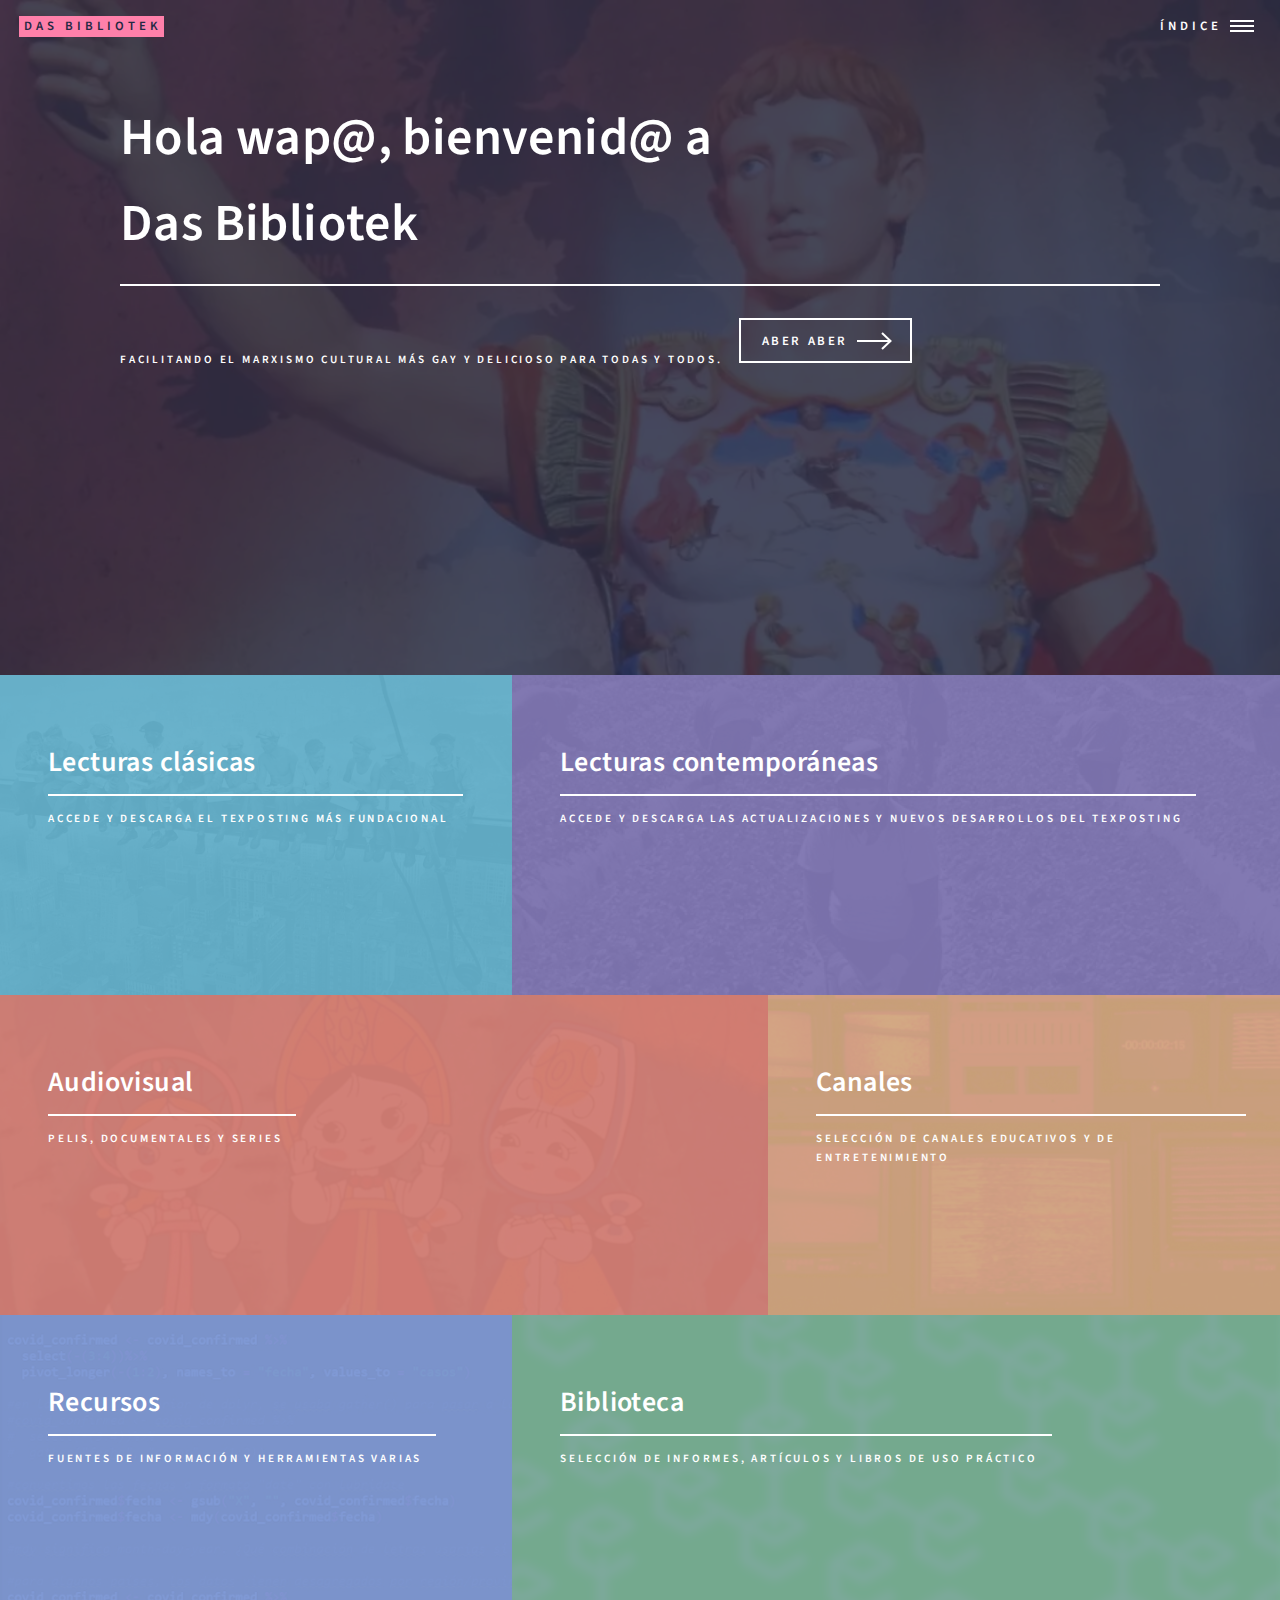
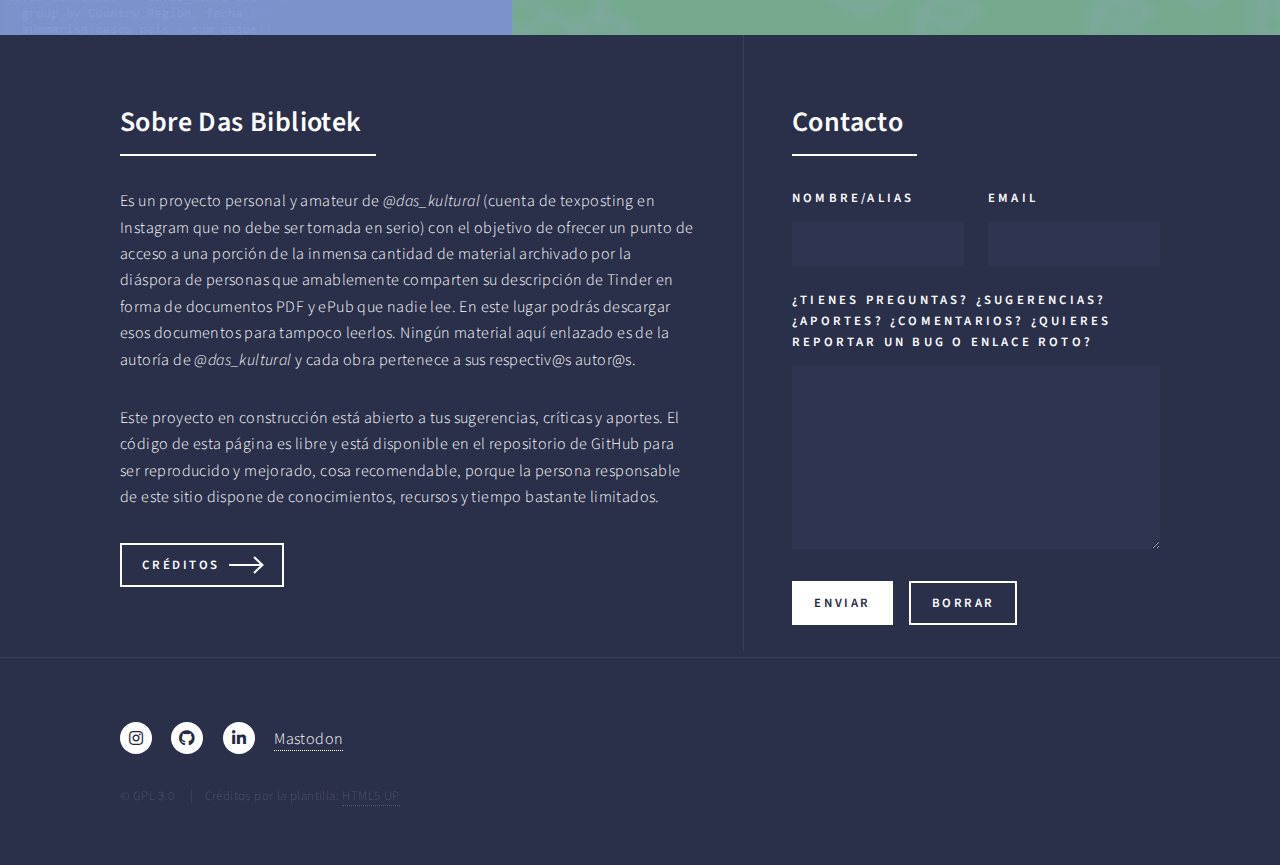
<file: index.html>
<!DOCTYPE HTML>
<!--
Tema base por HTML UP
-->
<html>

<head>
	<title>Das Bibliotek</title>
	<link rel="apple-touch-icon" sizes="180x180" href="images/apple-touch-icon.png">
	<link rel="icon" type="image/png" sizes="32x32" href="images/favicon-32x32.png">
	<link rel="icon" type="image/png" sizes="16x16" href="images/favicon-16x16.png">
	<link rel="manifest" href="manifest.webmanifest">
	<meta name="apple-mobile-web-app-status-bar" content="#242943">
	<meta name="theme-color" content="#242943">
	<meta charset="utf-8" />
	<meta name="viewport" content="width=device-width, initial-scale=1, user-scalable=no" />
	<link rel="stylesheet" href="assets/css/main.css" />
	<noscript>
		<link rel="stylesheet" href="assets/css/noscript.css" />
	</noscript>
</head>

<body class="is-preload">

	<!-- Wrapper -->
	<div id="wrapper">

		<!-- Header -->
		<header id="header" class="alt">
			<a href="index.html" class="logo"><strong>Das Bibliotek</strong> <span></span></a>
			<nav>
				<a href="#menu">índice</a>
			</nav>
		</header>

		<!-- Menu -->
		<nav id="menu">
			<ul class="links">
				<li><a href="index.html">Inicio</a></li>
				<li><a href="boomer.html">Lecturas clásicas</a></li>
				<li><a href="zoomer.html">Lecturas contemporáneas</a></li>
				<li><a href="nefli.html">Audiovisual</a></li>
				<li><a href="dastv.html">Canales</a></li>
				<li><a href="forma.html">Recursos</a></li>
				<li><a href="biblio.html">Biblioteca</a></li>
				<li><a href="creditos.html">Créditos</a></li>
			</ul>
		</nav>

		<!-- Banner -->
		<section id="banner" class="major">
			<div class="inner">
				<header class="major">
					<h1>Hola wap@, bienvenid@ a <br>Das Bibliotek</h1>
				</header>
				<div class="content">
					<p>FACILITANDO EL MARXISMO CULTURAL MÁS GAY Y DELICIOSO PARA TODAS Y TODOS.</p>
					<ul class="actions">
						<li><a href="#one" class="button next scrolly">Aber aber</a></li>
					</ul>
					<div>
						&#8205;
						<!-- importante, sirve para llenar un espacio -->
					</div>
				</div>
			</div>
		</section>

		<!-- Main -->
		<div id="main">

			<!-- One -->
			<section id="one" class="tiles">
				<article>
					<span class="image">
						<picture>
										<source srcset="images/pic01a.webp" type="image/webp">
										<img src="images/pic01a.jpg" alt="">
						</picture>
					</span>
					<header class="major">
						<h3><a href="boomer.html" class="link">Lecturas clásicas</a></h3>
						<p>Accede y descarga el texposting más fundacional</p>
					</header>
				</article>
				<article>
					<span class="image">
						<picture>
										<source srcset="images/pic02a.webp" type="image/webp">
										<img src="images/pic02a.jpg" alt="">
						</picture>
					</span>
					<header class="major">
						<h3><a href="zoomer.html" class="link">Lecturas contemporáneas</a></h3>
						<p>Accede y descarga las actualizaciones y nuevos desarrollos del texposting</p>
					</header>
				</article>
				<article>
					<span class="image">
						<picture>
										<source srcset="images/pic03a.webp" type="image/webp">
										<img src="images/pic03a.jpg" alt="">
						</picture>
					</span>
					<header class="major">
						<h3><a href="nefli.html" class="link">Audiovisual</a></h3>
						<p>Pelis, documentales y series</p>
					</header>
				</article>
				<article>
					<span class="image">
						<picture>
										<source srcset="images/pic04a.webp" type="image/webp">
										<img src="images/pic04a.jpg" alt="">
						</picture>
					</span>
					<header class="major">
						<h3><a href="dastv.html" class="link">Canales</a></h3>
						<p>Selección de canales educativos y de entretenimiento</p>
					</header>
				</article>
				<article>
					<span class="image">
						<picture>
										<source srcset="images/pic05a.webp" type="image/webp">
										<img src="images/pic05a.jpg" alt="">
						</picture>
					</span>
					<header class="major">
						<h3><a href="forma.html" class="link">Recursos</a></h3>
						<p>Fuentes de información y herramientas varias</p>
					</header>
				</article>
				<article>
					<span class="image">
						<picture>
										<source srcset="images/pic06a.webp" type="image/webp">
										<img src="images/pic06a.jpg" alt="">
						</picture>
					</span>
					<header class="major">
						<h3><a href="biblio.html" class="link">Biblioteca</a></h3>
						<p>Selección de informes, artículos y libros de uso práctico</p>
					</header>
				</article>
			</section>

			<!-- Two -->


			<!-- Contact -->
			<section id="contact">
				<div class="inner">
					<div class="inner">
						<header class="major">
							<h2>Sobre Das Bibliotek</h2>
						</header>
						<p>Es un proyecto personal y amateur de <i>@das_kultural</i> (cuenta de texposting en Instagram
							que no debe ser tomada en serio) con el objetivo de ofrecer un punto de acceso a una porción
							de la inmensa cantidad de material archivado por la diáspora de personas que amablemente
							comparten su descripción de Tinder en forma de documentos PDF y ePub que nadie lee. En este
							lugar podrás descargar esos documentos para tampoco leerlos.
							Ningún material aquí enlazado es de la autoría de <i>@das_kultural</i> y cada obra pertenece
							a sus respectiv@s autor@s.

						<p>Este proyecto en construcción está abierto a tus sugerencias, críticas y aportes. El
							código de esta página es libre y está disponible en el repositorio de GitHub para ser
							reproducido y mejorado, cosa recomendable, porque la persona responsable de este sitio
							dispone de conocimientos, recursos y tiempo bastante limitados.</p>


						</p>
						<ul class="actions">
							<li>
								<a href="creditos.html" class="button next">Créditos</a>
							</li>
						</ul>
					</div>
					<section class="inner">
						<header class="major">
							<h2>Contacto</h2>
						</header>
						<script type="text/javascript">
							var submitted = false;
						</script>
						<iframe name="hidden_iframe" id="hidden_iframe" style="display:none;"
							onload="if(submitted)  {window.location='https://daskultural.github.io/graciasuwu.html';}"></iframe>

						<form
							action="https://docs.google.com/forms/d/e/1FAIpQLScg9eliYNfnkOjIlWuImD36pA3tFHCQttp3QHh6QSzaVonVgA/formResponse"
							method="post" target="hidden_iframe" onsubmit="submitted=true;">
							<div class="fields">
								<div class="field half">
									<label for="name">Nombre/Alias</label>
									<input type="text" name="entry.132573292" id="name" required />
								</div>
								<div class="field half">
									<label for="email">email</label>
									<input type="text" name="entry.174341388" id="email" required />
								</div>
								<div class="field">
									<label for="message">¿tienes preguntas? ¿sugerencias? ¿aportes? ¿comentarios?
										¿quieres reportar un bug o enlace roto?</label>
									<textarea name="entry.1263634461" id="message" rows="6" required></textarea>
								</div>
							</div>
							<ul class="actions">
								<li>
									<input type="submit" value="Enviar" class="primary" />
								</li>
								<li>
									<input type="reset" value="Borrar" />
								</li>
							</ul>
						</form>
					</section>
				</div>
			</section>

			<!-- Footer -->
			<footer id="footer">
				<div class="inner">
					<ul class="icons">
						<li><a href="https://www.instagram.com/das_kultural/" class="icon brands alt fa-instagram"><span
									class="label">Instagram</span></a></li>
						<li><a href="https://github.com/daskultural/daskultural.github.io"
								class="icon brands alt fa-github"><span class="label">GitHub</span></a></li>
						<li><a href="https://www.linkedin.com/in/das-kultural-124b9a202"
								class="icon brands alt fa-linkedin-in"><span class="label">LinkedIn</span></a></li>
						<li><a rel="me" href="https://mastodon.social/@das_kultural">Mastodon</a></li>
					</ul>
					<ul class="copyright">
						<li>&copy; GPL 3.0</li>
						<li>Créditos por la plantilla: <a href="https://html5up.net">HTML5 UP</a></li>
					</ul>
				</div>
			</footer>
		</div>

		<!-- Scripts -->
		<script src="assets/js/jquery.min.js"></script>
		<script src="assets/js/jquery.scrolly.min.js"></script>
		<script src="assets/js/jquery.scrollex.min.js"></script>
		<script src="assets/js/browser.min.js"></script>
		<script src="assets/js/breakpoints.min.js"></script>
		<script src="assets/js/util.js"></script>
		<script src="assets/js/main.js"></script>

</body>

</html>
</file>
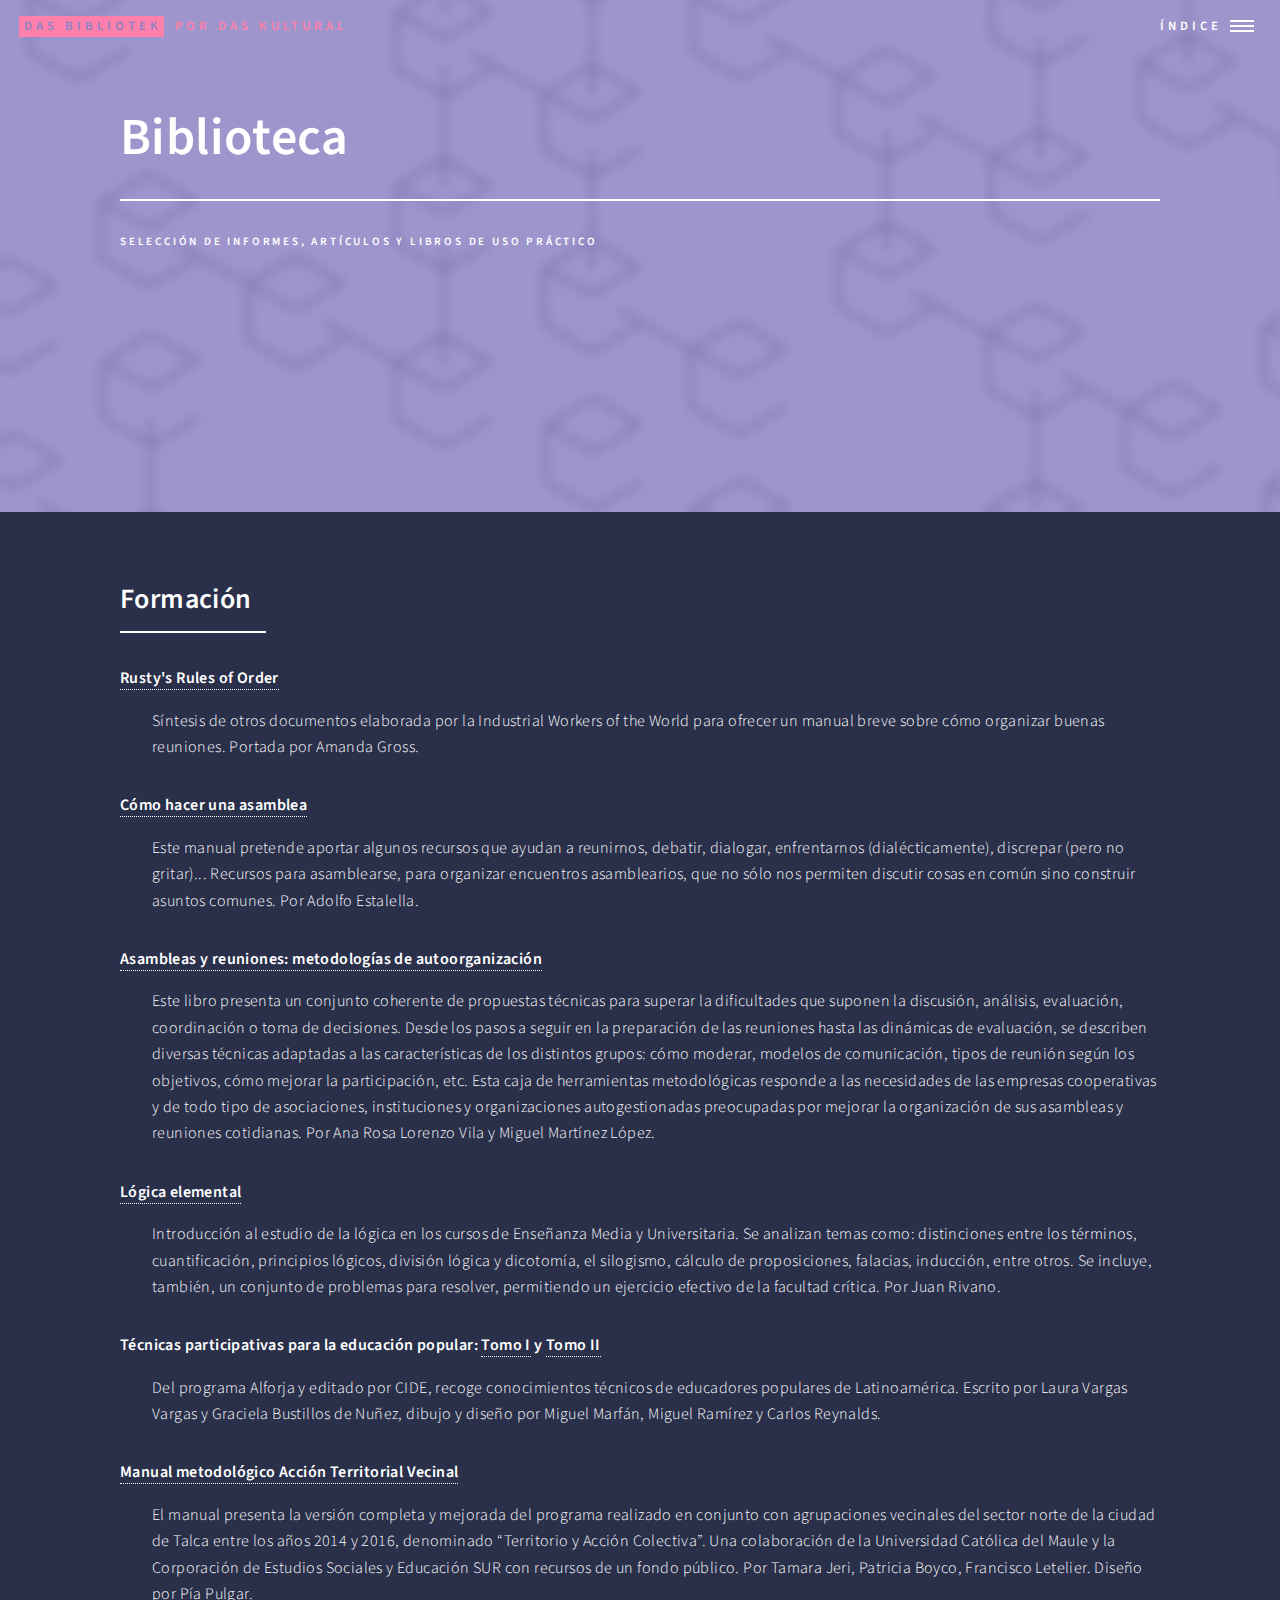
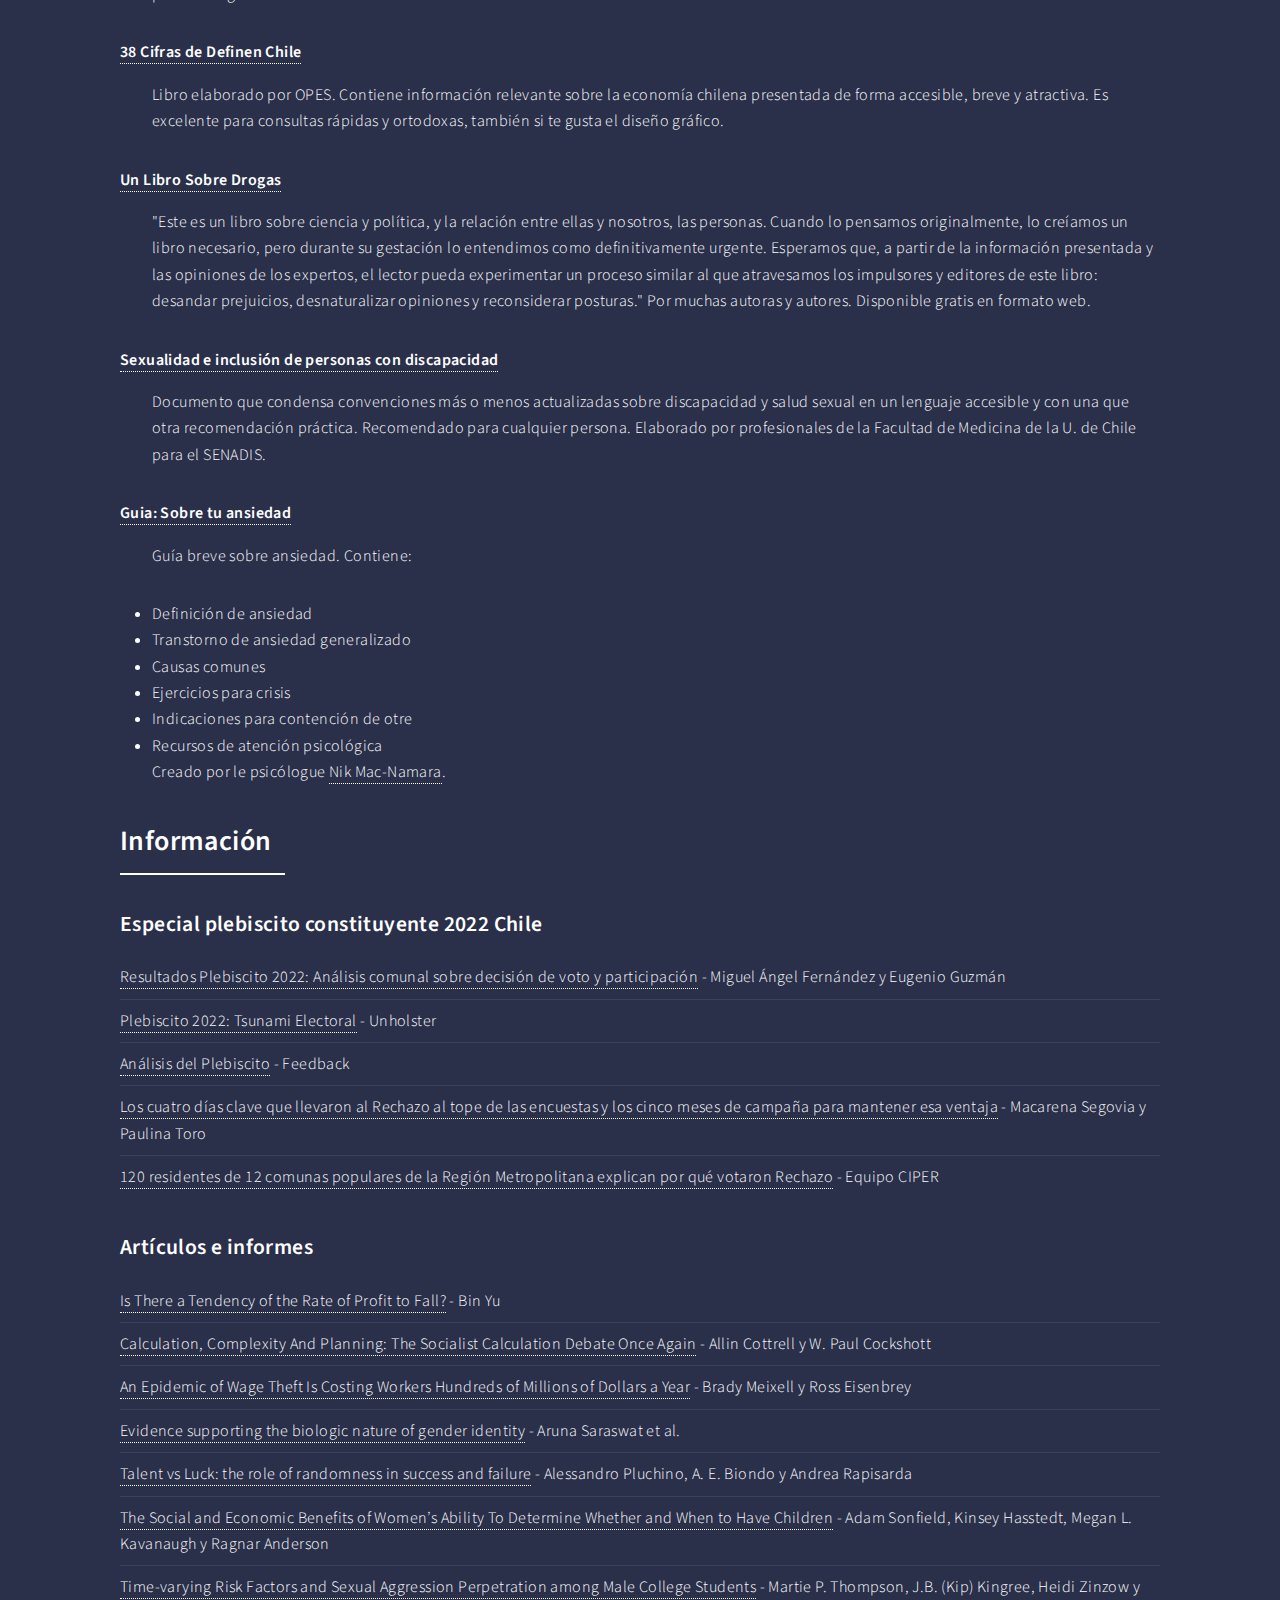
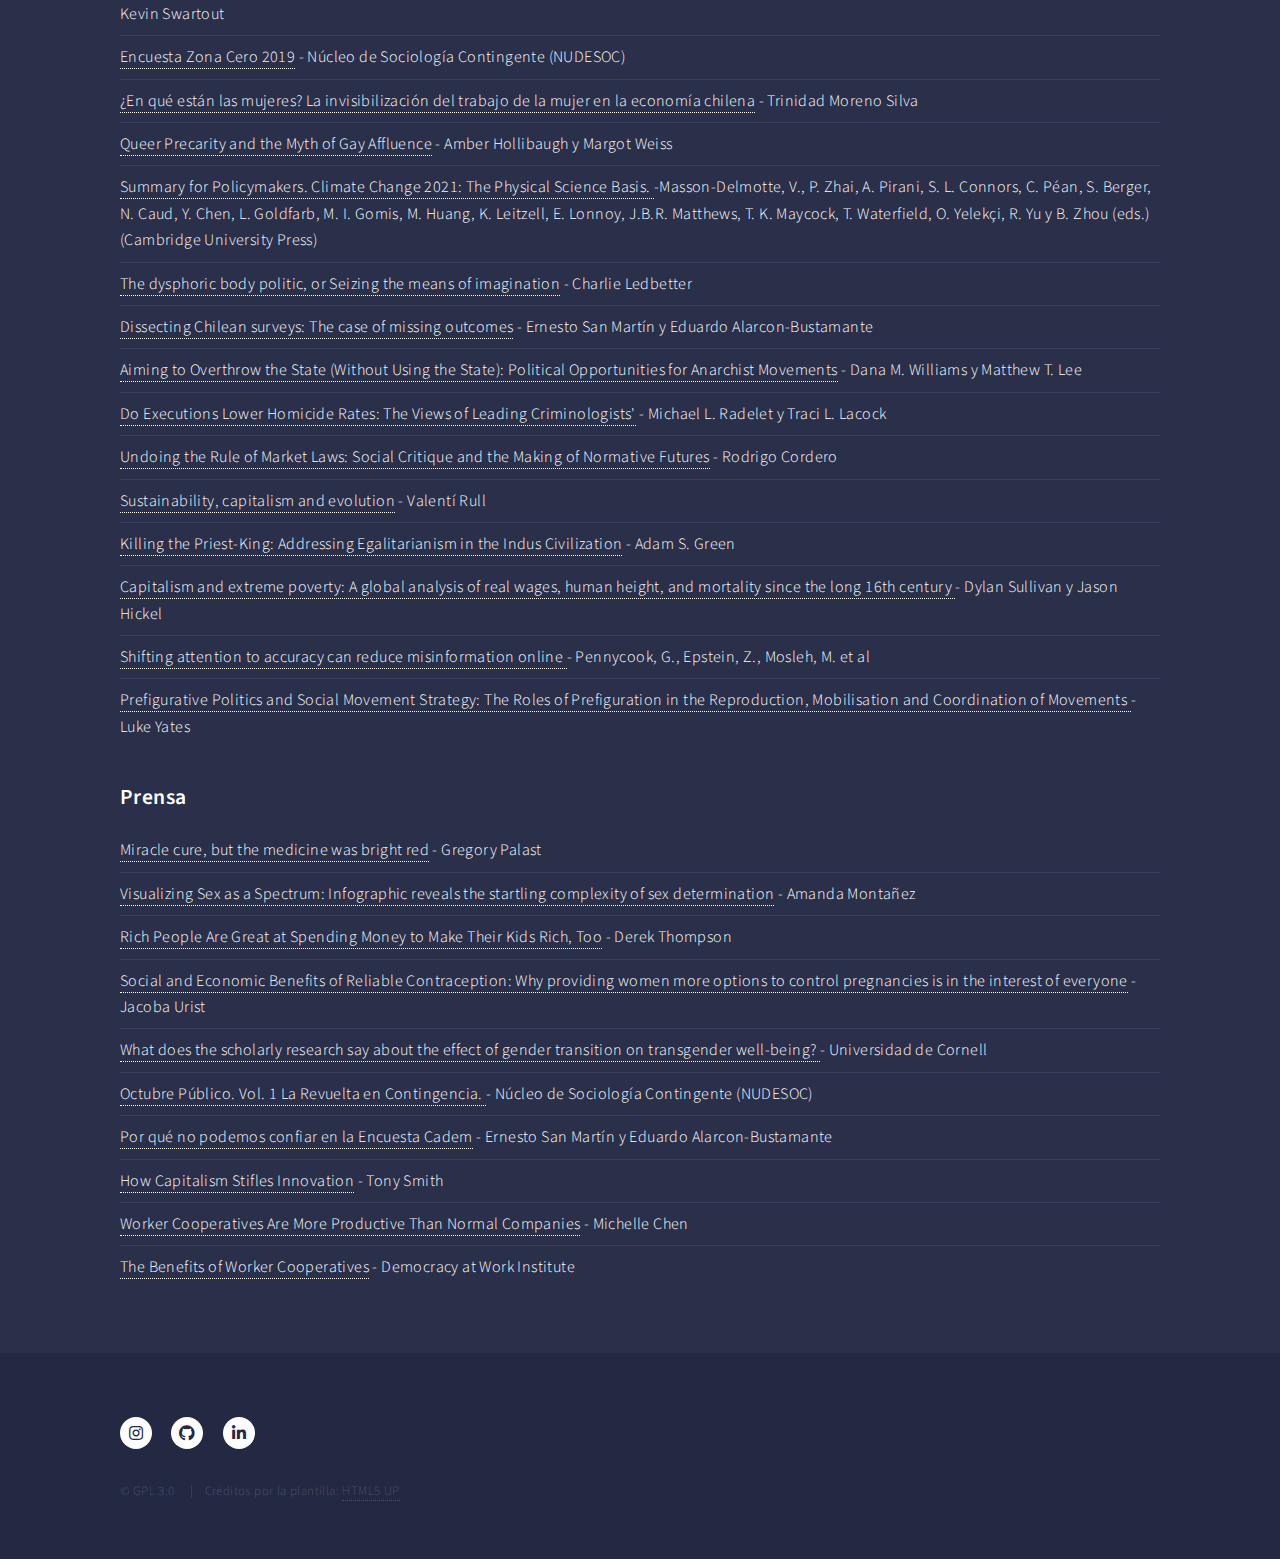
<file: biblio.html>
<!DOCTYPE HTML>
<!--
Tema base por HTML UP
-->

<html>

<head>
	<title>Biblioteca</title>
	<meta charset="utf-8" />
	<link rel="apple-touch-icon" sizes="180x180" href="images/apple-touch-icon.png">
	<link rel="icon" type="image/png" sizes="32x32" href="images/favicon-32x32.png">
	<link rel="icon" type="image/png" sizes="16x16" href="images/favicon-16x16.png">
	<link rel="manifest" href="manifest.webmanifest">
	<meta name="apple-mobile-web-app-status-bar" content="#242943">
	<meta name="theme-color" content="#242943">
	<meta name="viewport" content="width=device-width, initial-scale=1, user-scalable=no" />
	<link rel="stylesheet" href="assets/css/main.css" />
	<noscript>
		<link rel="stylesheet" href="assets/css/noscript.css" />
	</noscript>
</head>

<body class="is-preload">

	<!-- Wrapper -->
	<div id="wrapper">

		<!-- Header -->
		<!-- Note: The "styleN" class below should match that of the banner element. -->
		<header id="header" class="alt style2">
			<a href="index.html" class="logo"><strong>Das Bibliotek</strong> <span>por Das Kultural</span></a>
			<nav>
				<a href="#menu">índice</a>
			</nav>
		</header>

		<!-- Menu -->
		<nav id="menu">
			<ul class="links">
				<li><a href="index.html">Inicio</a></li>
				<li><a href="boomer.html">Lecturas clásicas</a></li>
				<li><a href="zoomer.html">Lecturas contemporáneas</a></li>
				<li><a href="nefli.html">Audiovisual</a></li>
				<li><a href="dastv.html">Canales</a></li>
				<li><a href="forma.html">Recursos</a></li>
				<li><a href="biblio.html">Biblioteca</a></li>
				<li><a href="creditos.html">Créditos</a></li>
			</ul>
		</nav>

		<!-- Banner -->
		<!-- Note: The "styleN" class below should match that of the header element. -->
		<section id="banner" class="style2">
			<div class="inner">
				<span class="image">
					<picture>
						<source type="image/webp" srcset="images/pic07e.webp">
						<img src="images/pic07e.jpg" alt="">
					</picture>
				</span>
				<header class="major">
					<h1>Biblioteca</h1>
				</header>
				<div class="content">
					<p>Selección de informes, artículos y libros de uso práctico</p>
				</div>
			</div>
		</section>

		<!-- Main -->
		<div id="main">

			<!-- One -->
			<section id="one">
				<div class="inner">
					<header class="major">
						<h2>Formación</h2>
					</header>
					<dl>
						<dt><a href="https://libcom.org/files/Rusty's%20Rules%20(IWW)%20-%20Copy.pdf">Rusty's Rules of
								Order</a></dt>
						<dd>
							<p>Síntesis de otros documentos elaborada por la Industrial Workers of the World para
								ofrecer un manual breve sobre cómo organizar buenas reuniones. Portada por Amanda Gross.
							</p>
						</dd>
						<dt><a
								href="https://archive.org/download/2016ComoHacerUnaAsamblea/2016_como-hacer-una-asamblea.pdf">Cómo
								hacer una asamblea</a></dt>
						<dd>
							<p>Este manual pretende aportar algunos recursos que ayudan a reunirnos, debatir, dialogar,
								enfrentarnos (dialécticamente), discrepar (pero no gritar)... Recursos para asamblearse,
								para organizar encuentros asamblearios, que no sólo nos permiten discutir cosas en común
								sino construir asuntos comunes. Por Adolfo Estalella.</p>
						</dd>
						<dt><a
								href="https://archive.org/download/2005AsambleasYReuniones/2005_asambleas-y-reuniones_metodologias-de-autoorganizacion.pdf">
								Asambleas y reuniones: metodologías de autoorganización</a></dt>
						<dd>
							<p>Este libro presenta un conjunto coherente de propuestas técnicas para superar la
								dificultades que suponen la discusión, análisis, evaluación, coordinación o toma de
								decisiones. Desde los pasos a seguir en la preparación de las reuniones hasta las
								dinámicas de evaluación, se describen diversas técnicas adaptadas a las características
								de los distintos grupos: cómo moderar, modelos de comunicación, tipos de reunión según
								los objetivos, cómo mejorar la participación, etc. Esta caja de herramientas
								metodológicas responde a las necesidades de las empresas cooperativas y de todo tipo de
								asociaciones, instituciones y organizaciones autogestionadas preocupadas por mejorar la
								organización de sus asambleas y reuniones cotidianas. Por Ana Rosa Lorenzo Vila y Miguel
								Martínez López.</p>
						</dd>
						<dt><a
								href="http://80.82.78.42/get.php?md5=9873566c6239037a549655009d9c2936&key=TJ10TCKH1SBSGOWC&mirr=1">Lógica
								elemental</a></dt>
						<dd>
							<p>Introducción al estudio de la lógica en los cursos de Enseñanza Media y Universitaria. Se
								analizan temas como: distinciones entre los términos, cuantificación, principios
								lógicos, división lógica y dicotomía, el silogismo, cálculo de proposiciones, falacias,
								inducción, entre otros. Se incluye, también, un conjunto de problemas para resolver,
								permitiendo un ejercicio efectivo de la facultad crítica. Por Juan Rivano.</p>
						</dd>

						<dt>Técnicas participativas para la educación popular: <a
								href="https://drive.google.com/uc?export=download&id=1RKcIEYC63Ph1yNCM31Qkevr37bTGb5IF&export=download">Tomo
								I</a> y <a
								href="https://drive.google.com/uc?export=download&id=1p3qCUxKEr39SqBpplDkO7ZOtfq8wMSrr&export=download">Tomo
								II</a></dt>
						<dd>
							<p>Del programa Alforja y editado por CIDE, recoge conocimientos técnicos de educadores
								populares de Latinoamérica. Escrito por Laura Vargas Vargas y Graciela Bustillos de
								Nuñez, dibujo y diseño por Miguel Marfán, Miguel Ramírez y Carlos Reynalds.</p>
						</dd>

						<dt><a
								href="https://drive.google.com/uc?export=download&id=1fvMjDdv7ZDqPe1EFSolHaL_bXsHVBB&export=download">Manual
								metodológico Acción Territorial Vecinal</a></dt>
						<dd>
							<p>El manual presenta la versión completa y mejorada del programa realizado en conjunto con
								agrupaciones vecinales del sector norte de la ciudad de Talca entre los años 2014 y
								2016, denominado “Territorio y Acción Colectiva”. Una colaboración de la Universidad
								Católica del Maule y la Corporación de Estudios Sociales y Educación SUR con recursos de
								un fondo público. Por Tamara Jeri, Patricia Boyco, Francisco Letelier. Diseño por Pía
								Pulgar. </p>
						</dd>

						<dt><a href="http://38cifras.cl/pdf/38-cifras-rosado.pdf">38 Cifras de Definen Chile</a></dt>
						<dd>
							<p>Libro elaborado por OPES. Contiene información relevante sobre la economía chilena
								presentada de forma accesible, breve y atractiva. Es excelente para consultas rápidas y
								ortodoxas, también si te gusta el diseño gráfico. </p>
						</dd>
						<dt><a href="https://elgatoylacaja.com/sobredrogas/indice">Un Libro Sobre Drogas</a></dt>
						<dd>
							<p>"Este es un libro sobre ciencia y política, y la relación entre ellas y nosotros, las
								personas. Cuando lo pensamos originalmente, lo creíamos un libro necesario, pero durante
								su gestación lo entendimos como definitivamente urgente. Esperamos que, a partir de la
								información presentada y las opiniones de los expertos, el lector pueda experimentar un
								proceso similar al que atravesamos los impulsores y editores de este libro: desandar
								prejuicios, desnaturalizar opiniones y reconsiderar posturas." Por muchas autoras y
								autores. Disponible gratis en formato web.</p>
						</dd>
						<dt><a href="https://drive.google.com/uc?id=1Ir-e-9hdR5CBrHtWxCvyq8qbM1ouyQHE&export=download">Sexualidad
								e inclusión de personas con discapacidad</a></dt>
						<dd>
							<p>Documento que condensa convenciones más o menos actualizadas sobre discapacidad y salud
								sexual en un
								lenguaje accesible y con una que otra recomendación práctica. Recomendado para cualquier
								persona. Elaborado por profesionales de la Facultad de Medicina de la U. de Chile para
								el SENADIS.</p>
						</dd>

						<dt><a href="https://nikmac.cl/download/guia-sobre-tu-ansiedad/#">Guia: Sobre tu ansiedad</a>
						</dt>
						<dd>
							<p>Guía breve sobre ansiedad. Contiene:
								<li>Definición de ansiedad</li>
								<li>Transtorno de ansiedad generalizado</li>
								<li>Causas comunes</li>
								<li>Ejercicios para crisis</li>
								<li>Indicaciones para contención de otre</li>
								<li>Recursos de atención psicológica</li>

								Creado por le psicólogue <a href="https://nikmac.cl/">Nik Mac-Namara</a>.
							</p>
						</dd>
					</dl>

					<div class="inner">
						<header class="major">
							<h2>Información</h2>
						</header>

						<dl>
							<h3>Especial plebiscito constituyente 2022 Chile</h3>
							<ul class="alt">
								<li><a href="https://drive.proton.me/urls/3H5KD7SE5G#Lcfmfuqyfjpu">Resultados Plebiscito
										2022:
										Análisis comunal sobre decisión de voto y participación</a> - Miguel Ángel
									Fernández y Eugenio Guzmán</li>

								<li><a href="https://drive.proton.me/urls/GS3ENS41PM#B6S1nOU99zNA">Plebiscito 2022:
										Tsunami Electoral</a> - Unholster</li>

								<li><a href="https://drive.proton.me/urls/Y95AYEGFC0#jxw6LKLSYibQ">Análisis del
										Plebiscito</a> - Feedback</li>


								<li><a
										href="https://www.ciperchile.cl/2022/09/05/los-cuatro-dias-clave-que-llevaron-al-rechazo-al-tope-de-las-encuestas-y-los-cinco-meses-de-campana-para-mantener-esa-ventaja/">Los
										cuatro días clave que llevaron al Rechazo al tope de las encuestas y los cinco
										meses de campaña para mantener esa ventaja</a> - Macarena Segovia y Paulina Toro
								</li>


								<li><a
										href="https://www.ciperchile.cl/2022/09/07/120-residentes-de-12-comunas-populares-de-la-region-metropolitana-explican-por-que-votaron-rechazo/">120
										residentes de 12 comunas populares de la Región Metropolitana explican por qué
										votaron Rechazo</a> - Equipo CIPER</li>

							</ul>
						</dl>

						<dl>
							<h3>Artículos e informes</h3>
							<ul class="alt">
								<li><a
										href="https://drive.google.com/uc?export=download&id=1mh7Aru_EDOUe49Lt3hPERW1S03R4yPWY&export=download">Is
										There a Tendency of the Rate of Profit to Fall?</a> - Bin Yu</li>

								<li><a
										href="https://drive.google.com/uc?export=download&id=1a-T4p4g4_7KOBlKZlo9i3ds3-gcsEKwS&export=download">Calculation,
										Complexity And Planning: The Socialist Calculation Debate Once Again</a> - Allin
									Cottrell y W. Paul Cockshott</li>

								<li><a
										href="https://drive.google.com/uc?export=download&id=1mh7Aru_EDOUe49Lt3hPERW1S03R4yPWY&export=download">An
										Epidemic of Wage Theft Is Costing Workers Hundreds of Millions of Dollars a
										Year</a> - Brady Meixell y Ross Eisenbrey</li>

								<li><a
										href="https://drive.google.com/uc?id=1Q6bNsK7JlKkt4q9ZY3Uk6cvBN1c0QK_s&export=download">Evidence
										supporting the biologic nature of gender identity</a> - Aruna Saraswat et al.
								</li>

								<li><a
										href="https://drive.google.com/uc?id=1y71n5TcJO_plCb0J1KK3aYIJcTG6ns4n&export=download">Talent
										vs Luck: the role of randomness in success and failure</a> - Alessandro
									Pluchino, A. E. Biondo y Andrea Rapisarda</li>

								<li><a
										href="https://drive.google.com/uc?id=1sqnMwx22jQIZkDpYvsaCVcajNgjuzIGX&export=download">The
										Social and Economic Benefits of Women’s Ability To Determine Whether and When to
										Have Children</a> - Adam Sonfield, Kinsey Hasstedt, Megan L. Kavanaugh y Ragnar
									Anderson</li>

								<li><a href="https://www.ncbi.nlm.nih.gov/pmc/articles/PMC4660251/">Time-varying Risk
										Factors and Sexual Aggression Perpetration among Male College Students</a> -
									Martie P. Thompson, J.B. (Kip) Kingree, Heidi Zinzow y Kevin Swartout</li>

								<li><a
										href="https://nudesoc.cl/wp-content/uploads/2020/03/Informe-Resultados-OFICIAL.pdf">Encuesta
										Zona Cero 2019</a> - Núcleo de Sociología Contingente (NUDESOC)</li>

								<li><a href="https://www.opeschile.com/s/documento-de-trabajo-n6.pdf">¿En qué están las
										mujeres? La invisibilización del trabajo de la mujer en la economía chilena</a>
									- Trinidad Moreno Silva</li>

								<li><a
										href="https://drive.google.com/uc?id=1WgPAPVgGIbAj2VNWjQbdEhHO-6o9wpiF&export=download">Queer
										Precarity and the Myth of Gay Affluence</a> - Amber Hollibaugh y Margot Weiss
								</li>

								<li><a href="http://bit.ly/OctPubV1"> Summary for Policymakers. Climate Change 2021: The
										Physical Science Basis. </a> -Masson-Delmotte, V., P. Zhai, A. Pirani, S. L.
									Connors, C. Péan, S. Berger, N. Caud, Y. Chen, L.
									Goldfarb, M. I. Gomis, M. Huang, K. Leitzell, E. Lonnoy, J.B.R. Matthews, T. K.
									Maycock, T. Waterfield,
									O. Yelekçi, R. Yu y B. Zhou (eds.) (Cambridge University Press)</li>

								<li><a
										href="https://journal.transformativeworks.org/index.php/twc/article/view/1751/2597">The
										dysphoric body politic, or Seizing the means of imagination</a> - Charlie
									Ledbetter
								</li>
								<li><a href="http://soche.cl/chjs/volumes/13/ChJS-13-01-02.pdf">Dissecting Chilean
										surveys: The case of missing outcomes</a> - Ernesto San Martín y Eduardo
									Alarcon-Bustamante
								</li>
								<li><a
										href="https://drive.google.com/uc?id=1zbqBtEenEoPFeJ5spsTW0qnemt7tH2QQ&export=download">Aiming
										to Overthrow the State (Without Using the State): Political Opportunities for
										Anarchist Movements</a> - Dana M. Williams y Matthew T. Lee
								</li>
								<li><a
										href="https://scholarlycommons.law.northwestern.edu/cgi/viewcontent.cgi?article=7323&context=jclc">Do
										Executions Lower Homicide Rates: The Views
										of Leading Criminologists'</a> - Michael L. Radelet y Traci L. Lacock
								</li>
								<li><a
										href="https://c22cepchile.cl/wp-content/uploads/2021/09/AC-Cordero-Undoing-the-market-chapter.pdf">Undoing
										the Rule of Market Laws: Social Critique and the Making of Normative Futures</a>
									- Rodrigo Cordero
								</li>
								<li><a href="https://www.ncbi.nlm.nih.gov/pmc/articles/PMC3049435/">Sustainability,
										capitalism and evolution</a> - Valentí Rull
								</li>
								<li><a href="https://link.springer.com/article/10.1007/s10814-020-09147-9">Killing the
										Priest-King: Addressing Egalitarianism in the Indus Civilization</a> - Adam S.
									Green
								</li>
								<li><a
										href="https://www.sciencedirect.com/science/article/pii/S0305750X22002169?via%3Dihub">Capitalism
										and extreme poverty: A global analysis of real wages, human height, and
										mortality since the long 16th century
									</a> - Dylan Sullivan y Jason Hickel
								</li>

								</li>
								<li><a href="https://www.nature.com/articles/s41586-021-03344-2#Abs1">Shifting attention
										to accuracy can reduce misinformation online
									</a> - Pennycook, G., Epstein, Z., Mosleh, M. et al
								</li>

								</li>
								<li><a
										href="https://sci-hub.se/https://journals.sagepub.com/doi/abs/10.1177/0032321720936046">Prefigurative
										Politics and Social Movement Strategy: The Roles of Prefiguration in the
										Reproduction, Mobilisation and Coordination of Movements
									</a> - Luke Yates
								</li>

							</ul>
						</dl>
						<dl>
							<h3>Prensa</h3>
							<ul class="alt">
								<li><a
										href="https://www.theguardian.com/business/1998/nov/22/observerbusiness.theobserver">Miracle
										cure, but the medicine was bright red</a> - Gregory Palast</li>

								<li><a
										href="https://blogs.scientificamerican.com/sa-visual/visualizing-sex-as-a-spectrum/">Visualizing
										Sex as a Spectrum: Infographic reveals the startling complexity of sex
										determination</a> - Amanda Montañez</li>

								<li><a
										href="https://www.theatlantic.com/business/archive/2015/04/being-rich-means-having-money-to-spend-on-being-richer/389871/">Rich
										People Are Great at Spending Money to Make Their Kids Rich, Too</a> - Derek
									Thompson</li>

								<li><a
										href="https://www.theatlantic.com/health/archive/2014/07/the-broader-benefits-of-contraception/373856/">Social
										and Economic Benefits of Reliable Contraception: Why providing women more
										options to control pregnancies is in the interest of everyone</a> - Jacoba Urist
								</li>

								<li><a
										href="https://whatweknow.inequality.cornell.edu/topics/lgbt-equality/what-does-the-scholarly-research-say-about-the-well-being-of-transgender-people/">
										What does the scholarly research say about the effect of gender transition on
										transgender well-being? </a> - Universidad de Cornell</li>

								<li><a href="http://bit.ly/OctPubV1"> Octubre Público. Vol. 1 La Revuelta en
										Contingencia. </a> - Núcleo de Sociología Contingente (NUDESOC)</li>

								<li><a
										href="https://terceradosis.cl/2022/05/10/por-que-no-podemos-confiar-en-la-encuesta-cadem/">
										Por qué no podemos confiar en la Encuesta Cadem</a> - Ernesto San Martín y
									Eduardo Alarcon-Bustamante</li>
								<li><a href="https://tribunemag.co.uk/2020/08/how-capitalism-stifles-innovation">How
										Capitalism Stifles Innovation</a> - Tony Smith</li>
								<li><a
										href="https://www.thenation.com/article/archive/worker-cooperatives-are-more-productive-than-normal-companies/">Worker
										Cooperatives Are More Productive Than Normal Companies</a> - Michelle Chen</li>
								<li><a href="https://institute.coop/benefits-worker-cooperatives">The Benefits of Worker
										Cooperatives</a> - Democracy at Work Institute</li>


							</ul>
						</dl>
					</div>
				</div>


		</div>

		</section>

		<!-- Contact -->

		<!-- Footer -->
		<footer id="footer">
			<div class="inner">
				<ul class="icons">
					<li><a href="https://www.instagram.com/das_kultural/" class="icon brands alt fa-instagram"><span
								class="label">Instagram</span></a></li>
					<li><a href="https://github.com/daskultural/daskultural.github.io"
							class="icon brands alt fa-github"><span class="label">GitHub</span></a></li>
					<li><a href="https://www.linkedin.com/in/das-kultural-124b9a202"
							class="icon brands alt fa-linkedin-in"><span class="label">GitHub</span></a></li>
				</ul>
				<ul class="copyright">
					<li>&copy; GPL 3.0</li>
					<li>Créditos por la plantilla: <a href="https://html5up.net">HTML5 UP</a></li>
				</ul>
			</div>
		</footer>
	</div>

	<!-- Scripts -->
	<script src="assets/js/jquery.min.js"></script>
	<script src="assets/js/jquery.scrolly.min.js"></script>
	<script src="assets/js/jquery.scrollex.min.js"></script>
	<script src="assets/js/browser.min.js"></script>
	<script src="assets/js/breakpoints.min.js"></script>
	<script src="assets/js/util.js"></script>
	<script src="assets/js/main.js"></script>

</body>

</html>
</file>
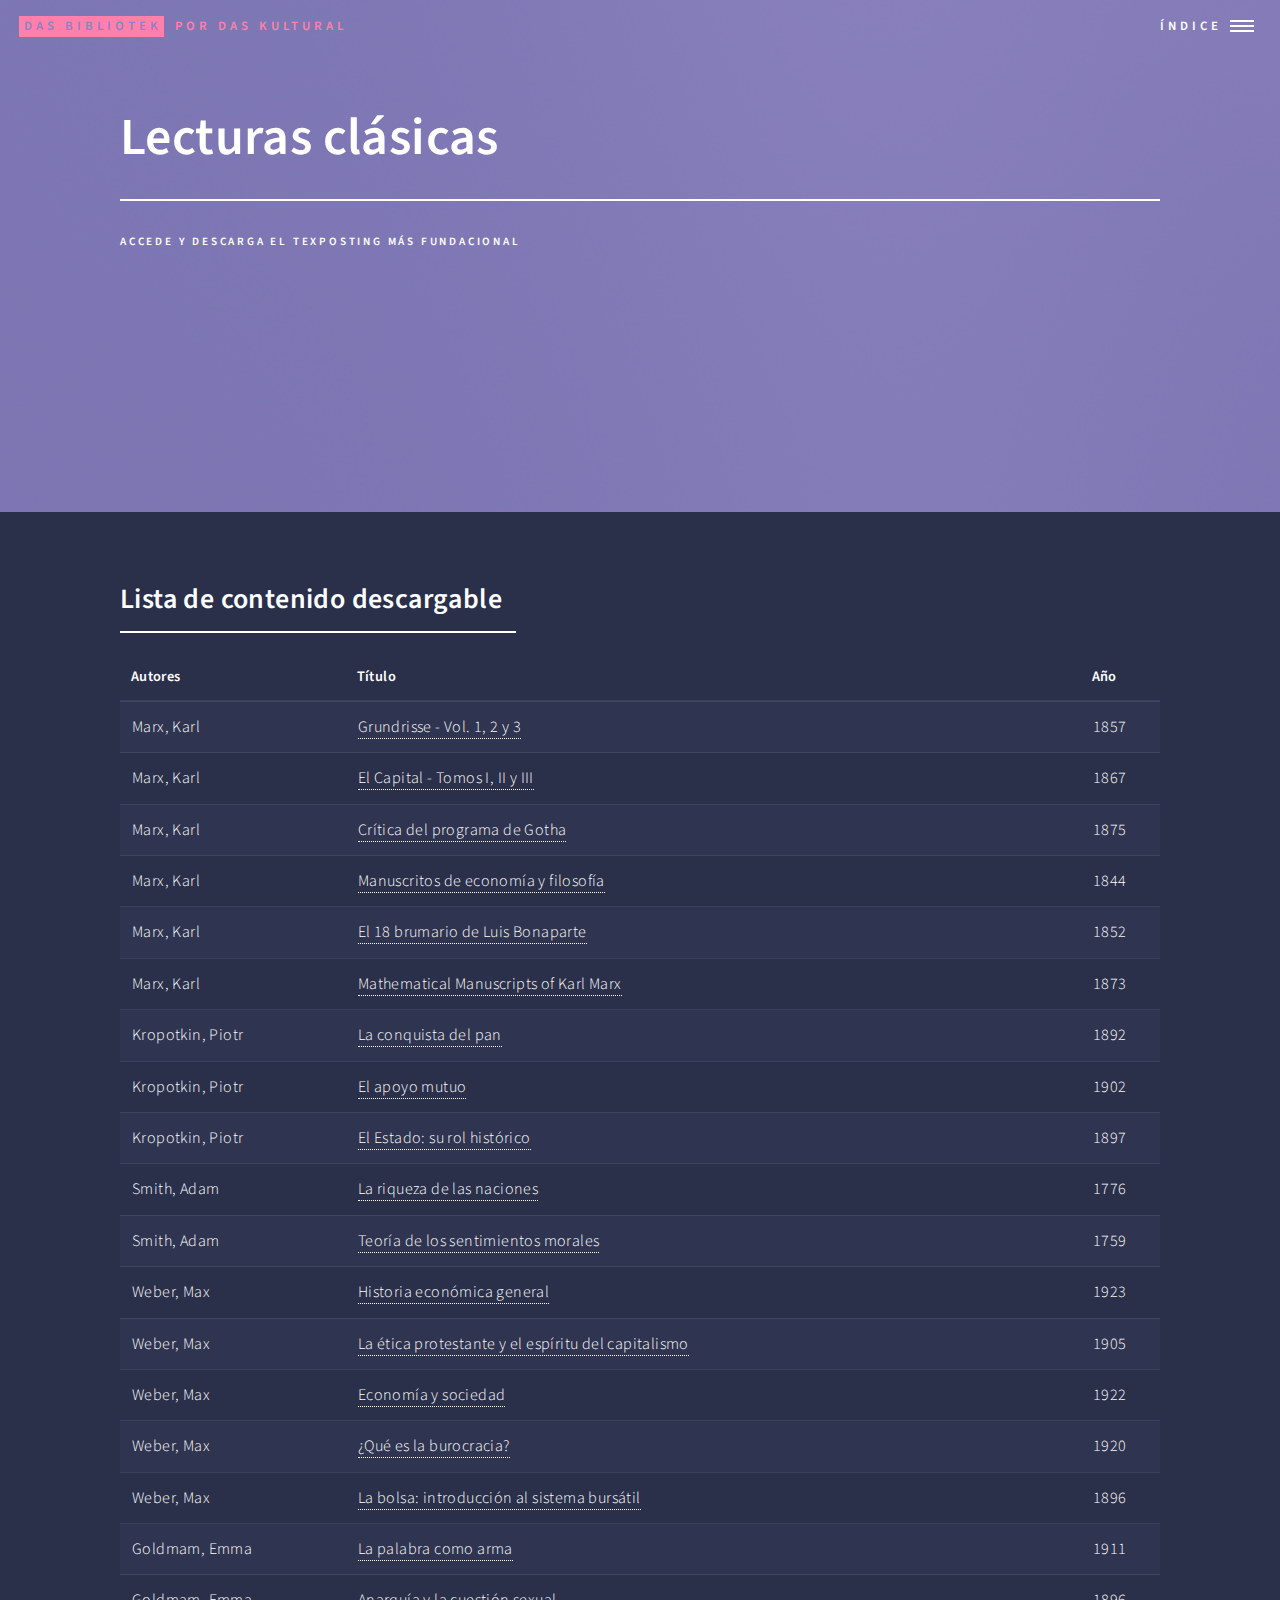
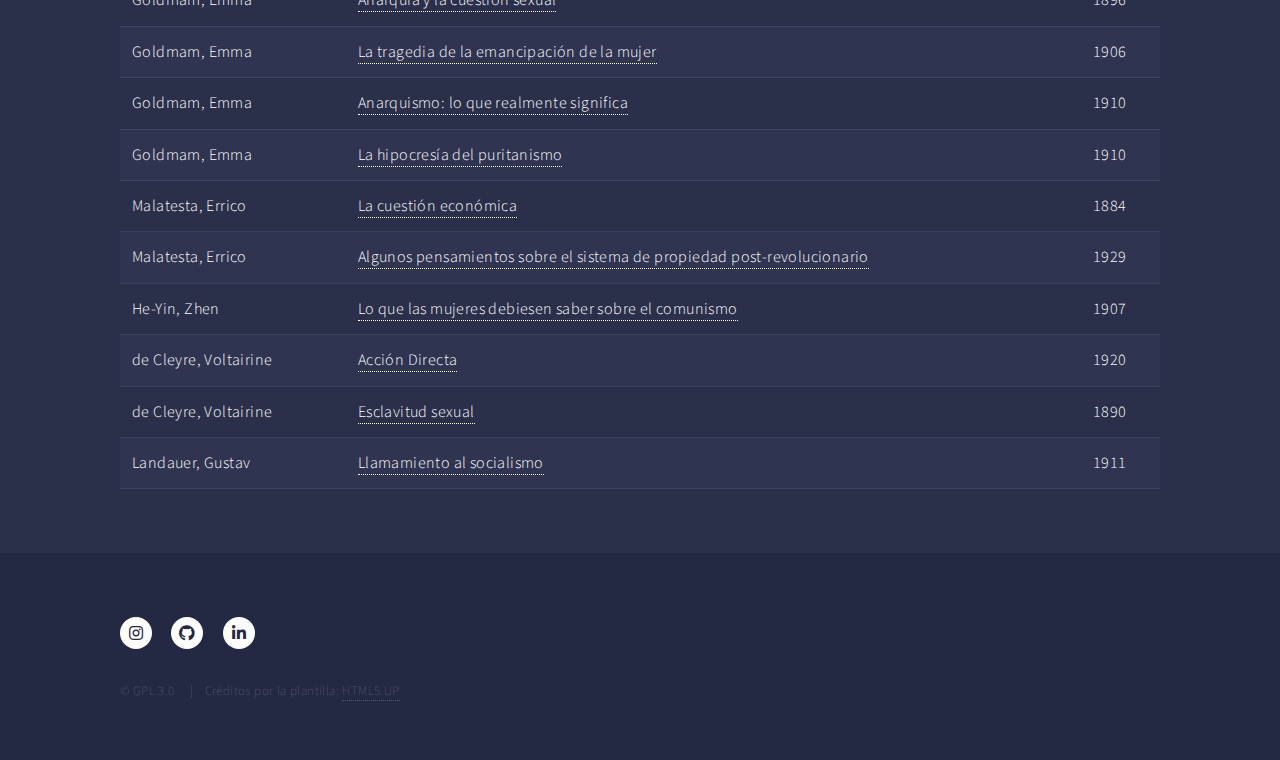
<file: boomer.html>
<!DOCTYPE HTML>
<!--
Tema base por HTML UP
-->

<html>

<head>
	<title>Lecturas clásicas</title>
	<meta charset="utf-8" />
	<link rel="apple-touch-icon" sizes="180x180" href="images/apple-touch-icon.png">
	<link rel="icon" type="image/png" sizes="32x32" href="images/favicon-32x32.png">
	<link rel="icon" type="image/png" sizes="16x16" href="images/favicon-16x16.png">
	<link rel="manifest" href="manifest.webmanifest">
	<meta name="apple-mobile-web-app-status-bar" content="#242943">
	<meta name="theme-color" content="#242943">
	<meta name="viewport" content="width=device-width, initial-scale=1, user-scalable=no" />
	<link rel="stylesheet" href="assets/css/main.css" />
	<noscript>
		<link rel="stylesheet" href="assets/css/noscript.css" />
	</noscript>
</head>

<body class="is-preload">

	<!-- Wrapper -->
	<div id="wrapper">

		<!-- Header -->
		<!-- Note: The "styleN" class below should match that of the banner element. -->
		<header id="header" class="alt style2">
			<a href="index.html" class="logo"><strong>Das Bibliotek</strong> <span>por Das Kultural</span></a>
			<nav>
				<a href="#menu">índice</a>
			</nav>
		</header>

		<!-- Menu -->
		<nav id="menu">
			<ul class="links">
				<li><a href="index.html">Inicio</a></li>
				<li><a href="boomer.html">Lecturas clásicas</a></li>
				<li><a href="zoomer.html">Lecturas contemporáneas</a></li>
				<li><a href="nefli.html">Audiovisual</a></li>
				<li><a href="dastv.html">Canales</a></li>
				<li><a href="forma.html">Recursos</a></li>
				<li><a href="biblio.html">Biblioteca</a></li>
				<li><a href="creditos.html">Créditos</a></li>
			</ul>
		</nav>

		<!-- Banner -->
		<!-- Note: The "styleN" class below should match that of the header element. -->
		<section id="banner" class="style2">
			<div class="inner">
				<span class="image">
					<picture>
						<source srcset="images/pic07.webp" type="image/webp">
						<img src="images/pic07.jpg" alt="">
					</picture>
				</span>
				<header class="major">
					<h1>Lecturas clásicas</h1>
				</header>
				<div class="content">
					<p>Accede y descarga el texposting más fundacional</p>
				</div>
			</div>
		</section>

		<!-- Main -->
		<div id="main">
			<!--COMO PEGAR LINKS DE DRIVE: ANTEPONER "https://drive.google.com/uc?export=download&id=", LUEGO EL ID DEL ARCHIVO Y AL FINAL "&export=download"

EJEMPLO: https://discord.com/channels/443535330386116608/751924721917886584/777374746768834580 DEBERÍA QUEDAR COMO https://drive.google.com/uc?export=download&id=1l40uHoJHRyRsPs0kEVuBa2QcOdBIXQk2&export=download-->
			<!-- One -->
			<section id="one">
				<div class="inner">
					<header class="major">
						<h2>Lista de contenido descargable</h2>
					</header>

					<div class="table-wrapper">
						<table class="table-sortable">
							<thead>
								<tr>
									<th>Autores</th>
									<th>Título</th>
									<th>Año</th>
								</tr>
							</thead>
							<tbody>
								<tr>
									<td>Marx, Karl</td>
									<td><a
											href="https://drive.google.com/uc?id=1keJaRZ2Q47xnwsBDrPONhfsk7PJjv9dN&export=download">Grundrisse
											- Vol. 1, 2 y 3</a> </li>
									</td>
									<td>1857</td>
								</tr>
								<tr>
									<td>Marx, Karl</td>
									<td><a
											href="https://drive.google.com/uc?id=1l40uHoJHRyRsPs0kEVuBa2QcOdBIXQk2&export=download">El
											Capital - Tomos I, II y III</a></td>
									<td>1867</td>
								</tr>
								<tr>
									<td>Marx, Karl</td>
									<td><a
											href="https://drive.google.com/uc?id=1M-DLASJ2kj-jECBZjhMhWEuVLDRFOwwc&export=download">Crítica
											del programa de Gotha</a></td>
									<td>1875</td>
								</tr>
								<tr>
									<td>Marx, Karl</td>
									<td><a
											href="http://80.82.78.42/get.php?md5=6bdda2fcc2d8d2ce0d7b2e420cbd151c&key=B8JSQJ4DAVF369XC&mirr=1">Manuscritos
											de economía y filosofía</a></td>
									<td>1844</td>
								</tr>
								<tr>
									<td>Marx, Karl</td>
									<td><a
											href="http://80.82.78.42/get.php?md5=15baff2b404a0b8aeee2d91ee9054cde&key=ONX1JX7ECUG12DPQ&mirr=1">El
											18 brumario de Luis Bonaparte</a></td>
									<td>1852</td>
								</tr>
								<tr>
									<td>Marx, Karl</td>
									<td><a
											href="http://80.82.78.42/get.php?md5=c1f9d536de6248f866971c63d2d30fc7&key=U1AJRE7UC6C9SY9C">Mathematical
											Manuscripts of Karl Marx</a></td>
									<td>1873</td>
								</tr>
								<tr>
									<td>Kropotkin, Piotr</td>
									<td><a
											href="https://drive.google.com/uc?id=1whhxm1AFp1Olq9LP-G2M9L20HXniKTgR&export=download">La
											conquista del pan</a></td>
									<td>1892</td>
								</tr>
								<tr>
									<td>Kropotkin, Piotr</td>
									<td><a
											href="https://es.theanarchistlibrary.org/library/piotr-kropotkin-el-apoyo-mutuo.c109.pdf">El
											apoyo mutuo</a></td>
									<td>1902</td>
								</tr>
								</tr>
								<tr>
									<td>Kropotkin, Piotr</td>
									<td><a
											href="https://es.theanarchistlibrary.org/library/piotr-kropotkin-el-estado.c109.pdf">El
											Estado: su rol histórico</a></td>
									<td>1897</td>
								</tr>
								</tr>
								<tr>
									<td>Smith, Adam</td>
									<td><a
											href="https://drive.google.com/uc?export=download&id=18mqzuL2kZ8uLttINETYLi3lXZrjp3KhR&export=download">La
											riqueza de las naciones</a></td>
									<td>1776
								</tr>
								<td>Smith, Adam</td>
								<td><a
										href="https://drive.google.com/uc?export=download&id=18lf1EV8OTVG6cxUDdU9CxgyqqV_CwBw7&export=download">Teoría
										de los sentimientos morales</a></td>
								<td>1759</tr>
								<td>Weber, Max</td>
								<td><a
										href="http://31.42.184.140/main/2518000/def0692fc1bbdb8d09d14723e7d208ed/Max%20Weber%20-%20Historia%20econ%C3%B3mica%20general-Fondo%20de%20Cultura%20Econ%C3%B3mica%20%282012%29.pdf">Historia
										económica general</a></td>
								<td>1923</tr>
								<td>Weber, Max</td>
								<td><a
										href="http://80.82.78.42/get.php?md5=157c0b10444cb783acffe569e1aa7fdf&key=ZAFXINAIGTWEXOLC&mirr=1">La
										ética protestante y el espíritu del capitalismo</a></td>
								<td>1905</tr>
								<td>Weber, Max</td>
								<td><a
										href="http://80.82.78.42/get.php?md5=e13ba2ba813ed1d9c46409444af7840c&key=F8G1GR3TAXU65WLO">Economía
										y sociedad</a></td>
								<td>1922</tr>
								<td>Weber, Max</td>
								<td><a
										href="http://80.82.78.42/get.php?md5=ecf423cf2f0b006fd65de18b6b688d43&key=GI6OCRRV8C9WC0OK&mirr=1">¿Qué
										es la burocracia?</td>
								<td>1920</tr>
								<td>Weber, Max</td>
								<td><a
										href="http://80.82.78.42/get.php?md5=274f870c03968e79ffc98f5e367d83ae&key=0QD39504I3E3CM6C">La
										bolsa: introducción al sistema bursátil</a></td>
								<td>1896</tr>
								<td>Goldmam, Emma</td>
								<td><a
										href="https://es.theanarchistlibrary.org/library/emma-goldman-la-palabra-como-arma.c109.pdf">La
										palabra como arma</a></td>
								<td>1911</tr>
								<td>Goldmam, Emma</td>
								<td><a
										href="https://es.theanarchistlibrary.org/library/emma-goldman-anarquia-y-la-cuestion-sexual.c109.pdf">Anarquía
										y la cuestión sexual</a></td>
								<td>1896</tr>
								<td>Goldmam, Emma</td>
								<td><a
										href="https://es.theanarchistlibrary.org/library/emma-goldman-la-tragedia-de-la-emancipacion-de-la-mujer.c109.pdf">La
										tragedia de la emancipación de la mujer</a></td>
								<td>1906</tr>
								<td>Goldmam, Emma</td>
								<td><a
										href="https://es.theanarchistlibrary.org/library/emma-goldman-anarquismo-lo-que-realmente-significa.c109.pdf">Anarquismo:
										lo que realmente
										significa</a> </td>
								<td>1910</tr>
								<td>Goldmam, Emma</td>
								<td><a
										href="https://es.theanarchistlibrary.org/library/emma-goldman-la-hipocresia-del-puritanismo.c109.pdf">La
										hipocresía del puritanismo</a></td>
								<td>1910</tr>
								<td>Malatesta, Errico</td>
								<td><a
										href="https://es.theanarchistlibrary.org/library/errico-malatesta-la-cuestion-economica.c109.pdf">La
										cuestión económica</a></td>
								<td>1884</tr>
								<td>Malatesta, Errico</td>
								<td><a
										href="https://es.theanarchistlibrary.org/library/errico-malatesta-algunos-pensamientos-sobre-el-sistema-de-propiedad-post-revolucionario.c109.pdf">Algunos
										pensamientos sobre el sistema de propiedad post-revolucionario </a></td>
								<td>1929</tr>
								<td>He-Yin, Zhen</td>
								<td><a
										href="https://es.theanarchistlibrary.org/library/he-zhen-lo-que-las-mujeres-debiesen-saber-sobre-el-comunismo.c109.pdf">Lo
										que las mujeres debiesen saber sobre el comunismo</a></td>
								<td>1907</tr>
								<td>de Cleyre, Voltairine</td>
								<td><a
										href="https://es.theanarchistlibrary.org/library/voltairine-de-cleyre-accion-directa.c109.pdf">Acción
										Directa </a></td>
								<td>1920</tr>
								<td>de Cleyre, Voltairine</td>
								<td><a
										href="https://es.theanarchistlibrary.org/library/voltairine-de-cleyre-esclavitud-sexual.c109.pdf">Esclavitud
										sexual</a></td>
								<td>1890</tr>
									<td>Landauer, Gustav</td>
									<td><a
											href="https://drive.google.com/uc?export=download&id=1afU5rlXdpzuc9qFvQwTMxP51Pt5GiNBv&export=download">Llamamiento al socialismo</a></td>
									<td>1911</tr>
							</tbody>
						</table>
					</div>
				</div>
			</section>



		</div>

		<!-- Contact -->

		<!-- Footer -->
		<footer id="footer">
			<div class="inner">
				<ul class="icons">
					<li><a href="https://www.instagram.com/das_kultural/" class="icon brands alt fa-instagram"><span
								class="label">Instagram</span></a></li>
					<li><a href="https://github.com/daskultural/daskultural.github.io"
							class="icon brands alt fa-github"><span class="label">GitHub</span></a></li>
					<li><a href="https://www.linkedin.com/in/das-kultural-124b9a202"
							class="icon brands alt fa-linkedin-in"><span class="label">GitHub</span></a></li>
				</ul>
				<ul class="copyright">
					<li>&copy; GPL 3.0</li>
					<li>Créditos por la plantilla: <a href="https://html5up.net">HTML5 UP</a></li>
				</ul>
			</div>
		</footer>
	</div>

	<!-- Scripts -->
	<script src="assets/js/jquery.min.js"></script>
	<script src="assets/js/jquery.scrolly.min.js"></script>
	<script src="assets/js/jquery.scrollex.min.js"></script>
	<script src="assets/js/browser.min.js"></script>
	<script src="assets/js/breakpoints.min.js"></script>
	<script src="assets/js/util.js"></script>
	<script src="assets/js/main.js"></script>

</body>

</html>
</file>
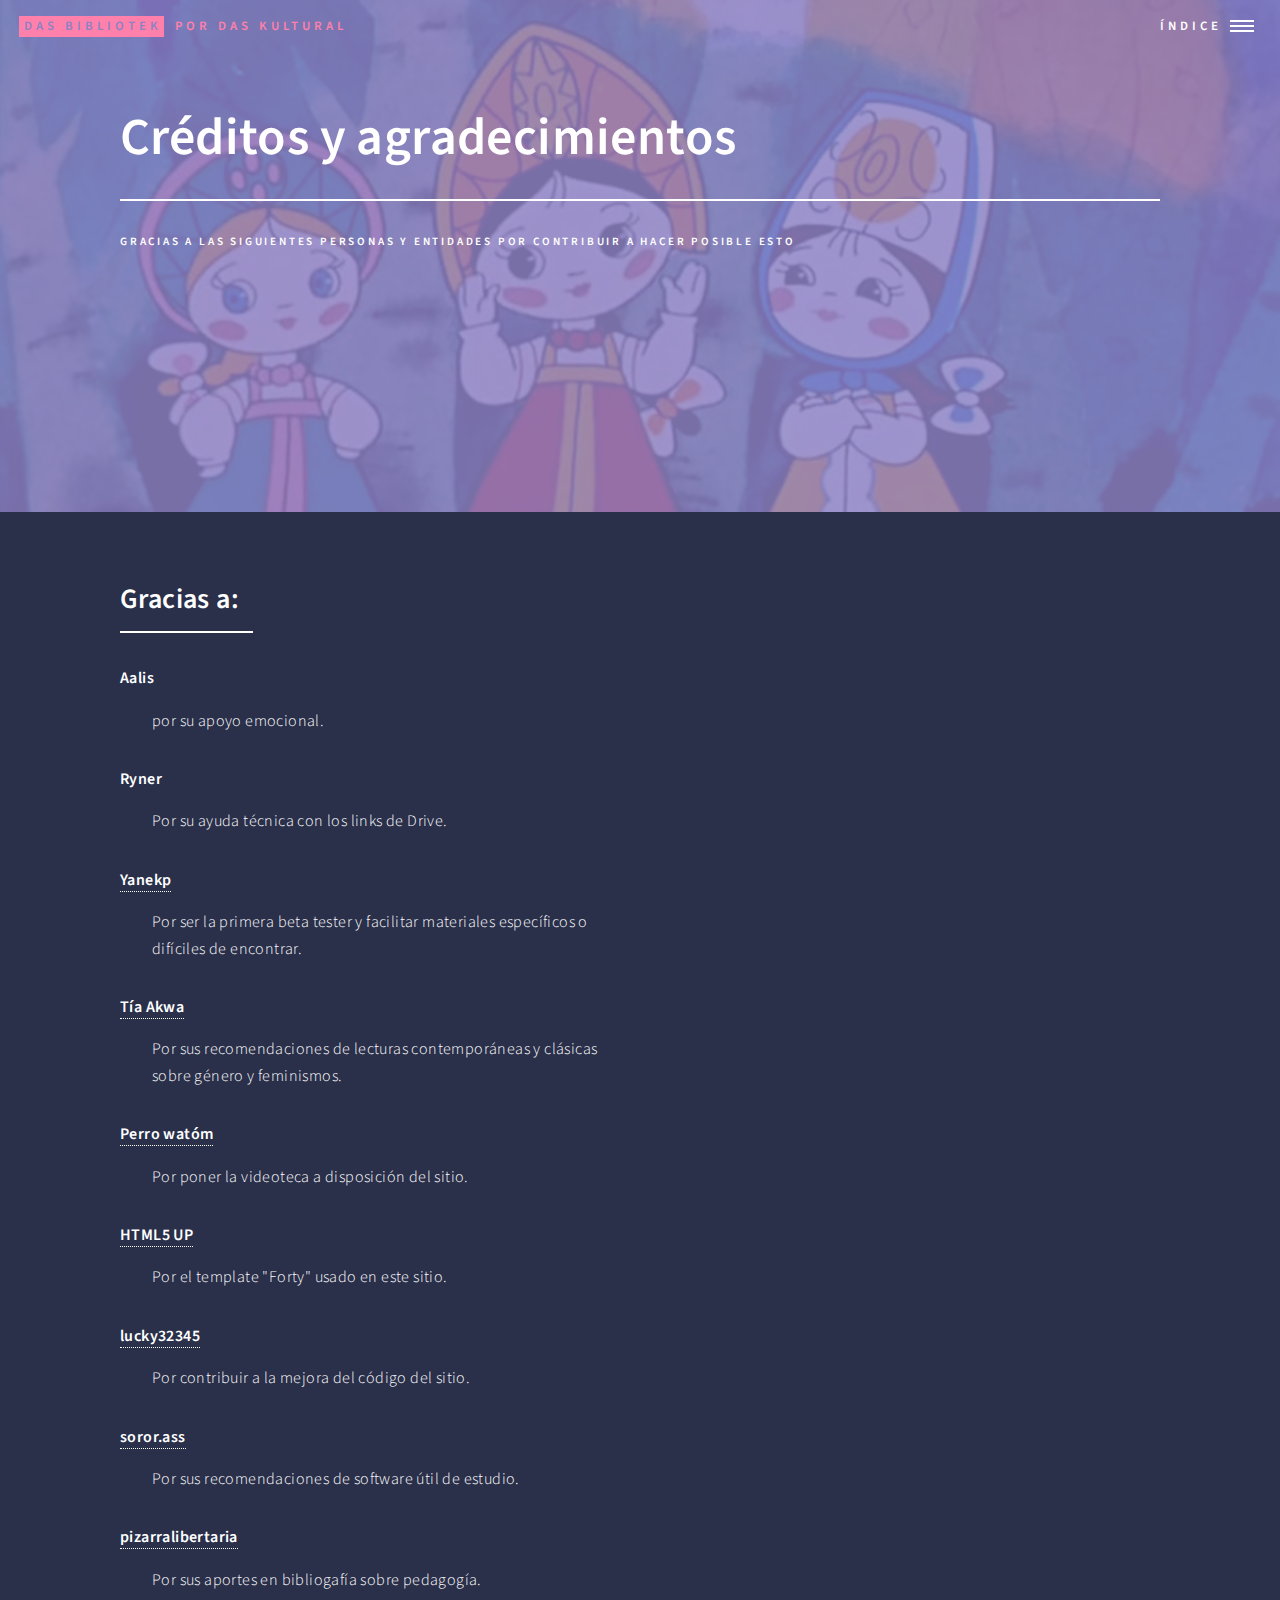
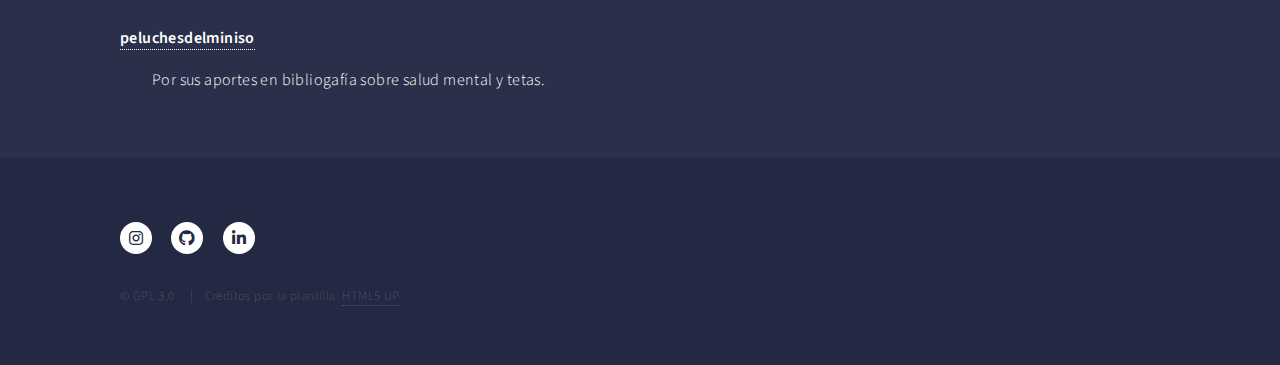
<file: creditos.html>
<!DOCTYPE HTML>
<!--
	Forty by HTML5 UP
	html5up.net | @ajlkn
	Free for personal and commercial use under the CCA 3.0 license (html5up.net/license)
-->

<html>

<head>
	<title>Créditos</title>
	<link rel="apple-touch-icon" sizes="180x180" href="images/apple-touch-icon.png">
	<link rel="icon" type="image/png" sizes="32x32" href="images/favicon-32x32.png">
	<link rel="icon" type="image/png" sizes="16x16" href="images/favicon-16x16.png">
	<link rel="manifest" href="manifest.webmanifest">
	<meta name="apple-mobile-web-app-status-bar" content="#242943">
	<meta name="theme-color" content="#242943">
	<meta charset="utf-8" />
	<meta name="viewport" content="width=device-width, initial-scale=1, user-scalable=no" />
	<link rel="stylesheet" href="assets/css/main.css" />
	<noscript>
		<link rel="stylesheet" href="assets/css/noscript.css" />
	</noscript>
</head>

<body class="is-preload">

	<!-- Wrapper -->
	<div id="wrapper">

		<!-- Header -->
		<!-- Note: The "styleN" class below should match that of the banner element. -->
		<header id="header" class="alt style2">
			<a href="index.html" class="logo"><strong>Das Bibliotek</strong> <span>por Das Kultural</span></a>
			<nav>
				<a href="#menu">índice</a>
			</nav>
		</header>

		<!-- Menu -->
		<nav id="menu">
			<ul class="links">
				<li><a href="index.html">Inicio</a></li>
				<li><a href="boomer.html">Lecturas clásicas</a></li>
				<li><a href="zoomer.html">Lecturas contemporáneas</a></li>
				<li><a href="nefli.html">Audiovisual</a></li>
				<li><a href="dastv.html">Canales</a></li>
				<li><a href="forma.html">Recursos</a></li>
				<li><a href="biblio.html">Biblioteca</a></li>
				<li><a href="creditos.html">Créditos</a></li>
			</ul>
		</nav>

		<!-- Banner -->
		<!-- Note: The "styleN" class below should match that of the header element. -->
		<section id="banner" class="style2">
			<div class="inner">
				<span class="image">
					<picture>
									<source srcset="images/pic07c.webp" type="image/webp">
									<img src="images/pic07c.jpg" alt="">
					</picture>
				</span>
				<header class="major">
					<h1>Créditos y agradecimientos</h1>
				</header>
				<div class="content">
					<p>Gracias a las siguientes personas y entidades por contribuir a hacer posible esto</p>
				</div>
			</div>
		</section>

		<!-- Main -->
		<div id="main">
			<!-- One -->
			<section id="one">
				<div class="inner">
					<header class="major">
						<h2>Gracias a:</h2>
					</header>
					<div class="row">
						<div class="col-6 col-12-small">
							<dl>
								<dt>Aalis</dt>
								<dd>
									<p>por su apoyo emocional.</p>
								</dd>
								<dt>Ryner</dt>
								<dd>
									<p>Por su ayuda técnica con los links de Drive.</p>
								</dd>
								<dt><a href="https://www.instagram.com/yanekp/">Yanekp</a></dt>
								<dd>
									<p>Por ser la primera beta tester y facilitar materiales específicos o difíciles de
										encontrar.</p>
								</dd>
								<dt><a href="https://www.instagram.com/comunistalibertaria/">Tía Akwa</a></dt>
								<dd>
									<p>Por sus recomendaciones de lecturas contemporáneas y clásicas sobre género y
										feminismos.</p>
								</dd>
								<dt><a href="https://www.instagram.com/stardust_posting/">Perro watóm</a></dt>
								<dd>
									<p>Por poner la videoteca a disposición del sitio.</p>
								</dd>
								<dt><a href="https://twitter.com/ajlkn">HTML5 UP</a></dt>
								<dd>
									<p>Por el template "Forty" usado en este sitio.</p>
								<dt><a href="https://github.com/lucky32345">lucky32345</a></dt>
								<dd>
									<p>Por contribuir a la mejora del código del sitio.</p>
								</dd>
								<dt><a href="https://www.instagram.com/soror.ass/">soror.ass</a></dt>
								<dd>
									<p>Por sus recomendaciones de software útil de estudio.</p>
								<dt><a href="https://www.instagram.com/pizarralibertaria/">pizarralibertaria</a></dt>
								<dd>
									<p>Por sus aportes en bibliogafía sobre pedagogía.</p>	
								</dd>
								<dt><a href="https://www.instagram.com/peluchesdelminiso/">peluchesdelminiso</a></dt>
								<dd>
									<p>Por sus aportes en bibliogafía sobre salud mental y tetas.</p>	
								</dd>
							</dl>
						</div>
					</div>
			</section>
		</div>

			<!-- Contact -->

			<!-- Footer -->
			<footer id="footer">
				<div class="inner">
					<ul class="icons">
						<li><a href="https://www.instagram.com/das_kultural/" class="icon brands alt fa-instagram"><span
									class="label">Instagram</span></a></li>
						<li><a href="https://github.com/daskultural/daskultural.github.io"
								class="icon brands alt fa-github"><span class="label">GitHub</span></a></li>
						<li><a href="https://www.linkedin.com/in/das-kultural-124b9a202"
								class="icon brands alt fa-linkedin-in"><span class="label">GitHub</span></a></li>
					</ul>
					<ul class="copyright">
						<li>&copy; GPL 3.0</li>
						<li>Créditos por la plantilla: <a href="https://html5up.net">HTML5 UP</a></li>
					</ul>
				</div>
			</footer>
		</div>

		<!-- Scripts -->
		<script src="assets/js/jquery.min.js"></script>
		<script src="assets/js/jquery.scrolly.min.js"></script>
		<script src="assets/js/jquery.scrollex.min.js"></script>
		<script src="assets/js/browser.min.js"></script>
		<script src="assets/js/breakpoints.min.js"></script>
		<script src="assets/js/util.js"></script>
		<script src="assets/js/main.js"></script>

</body>

</html>
</file>
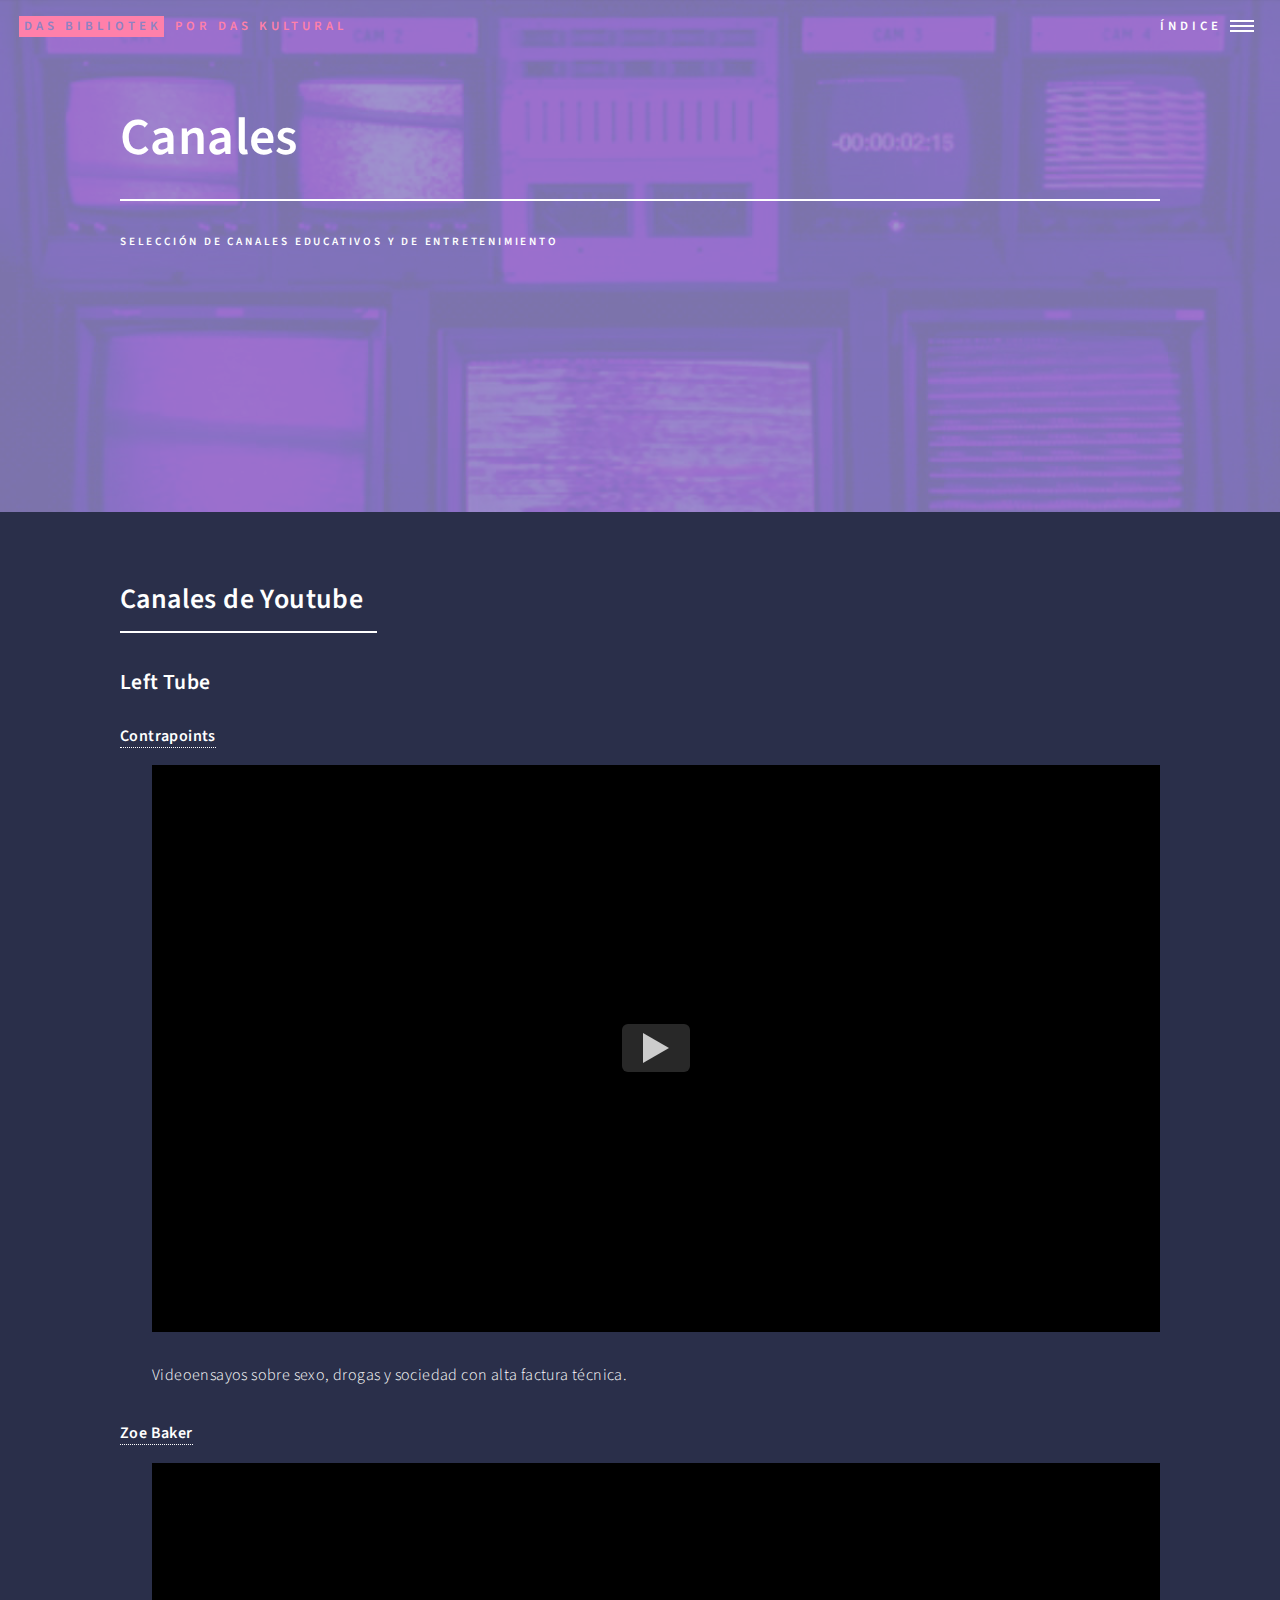
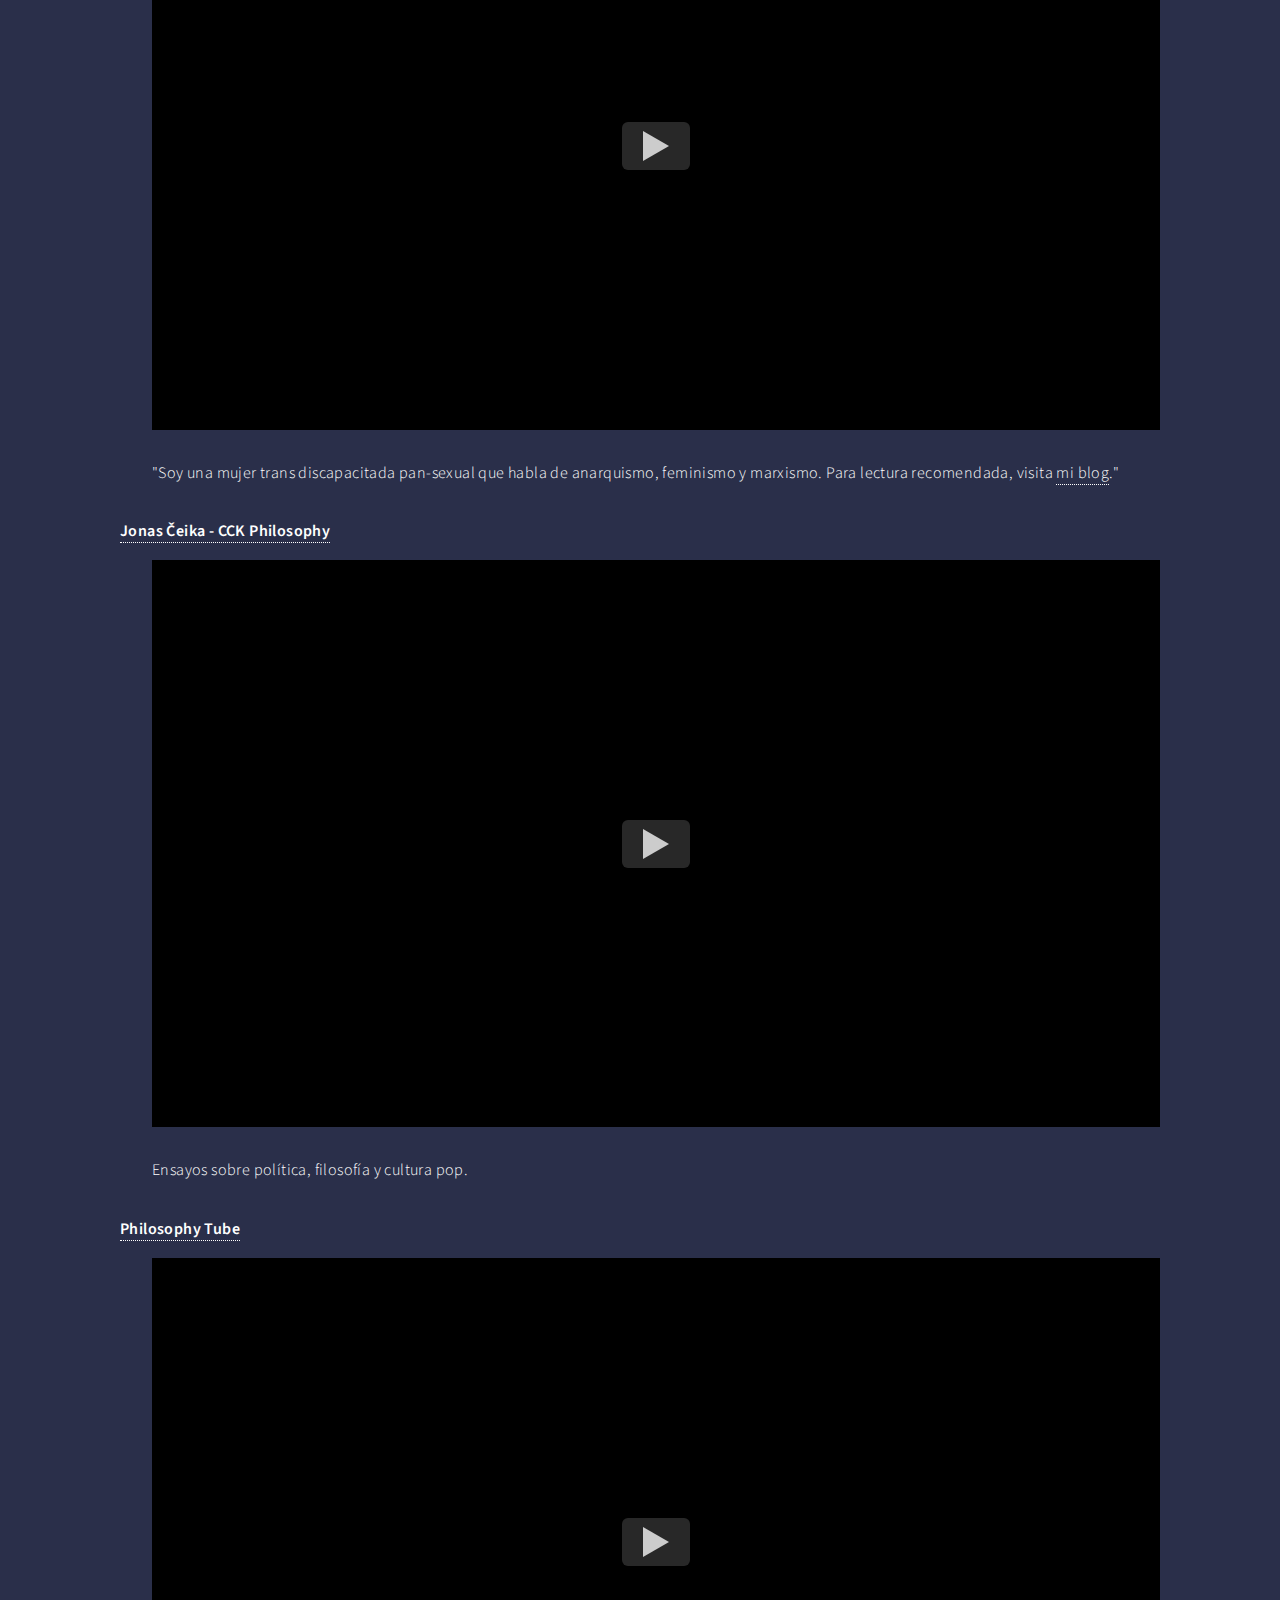
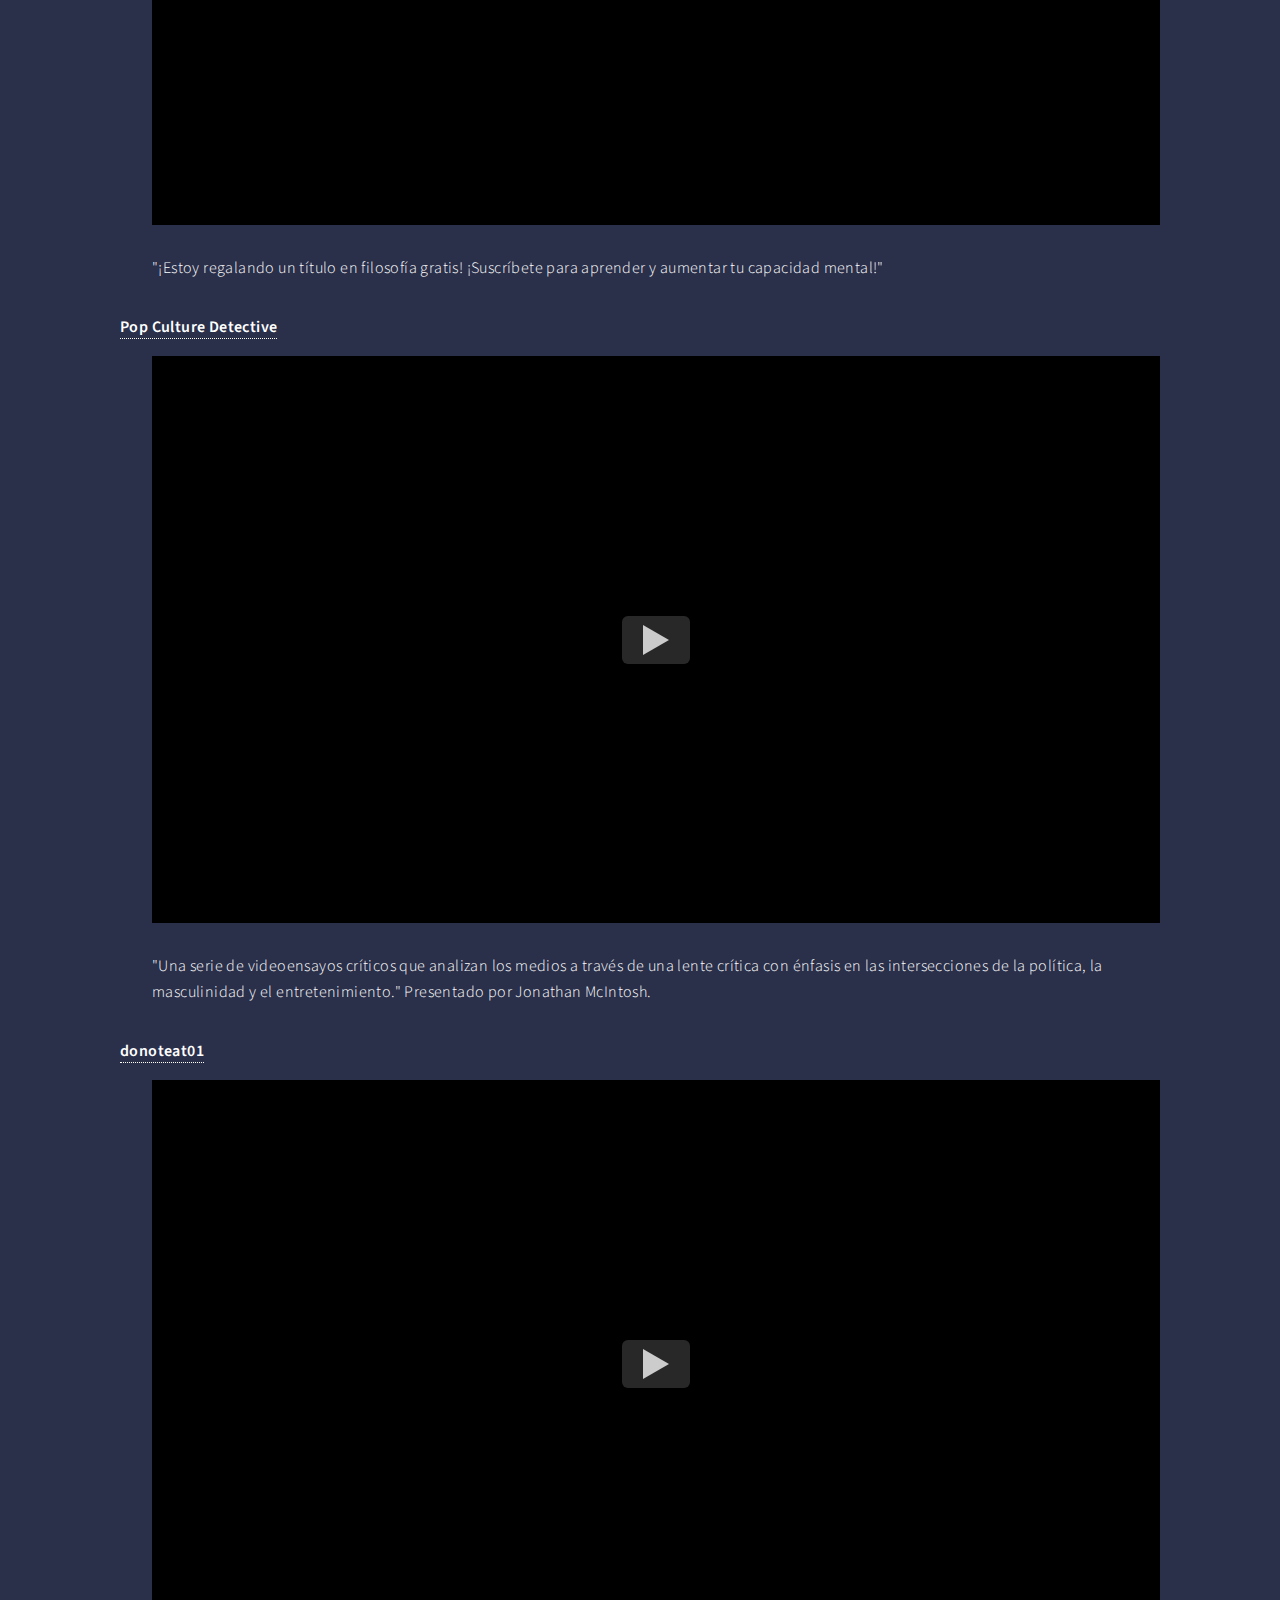
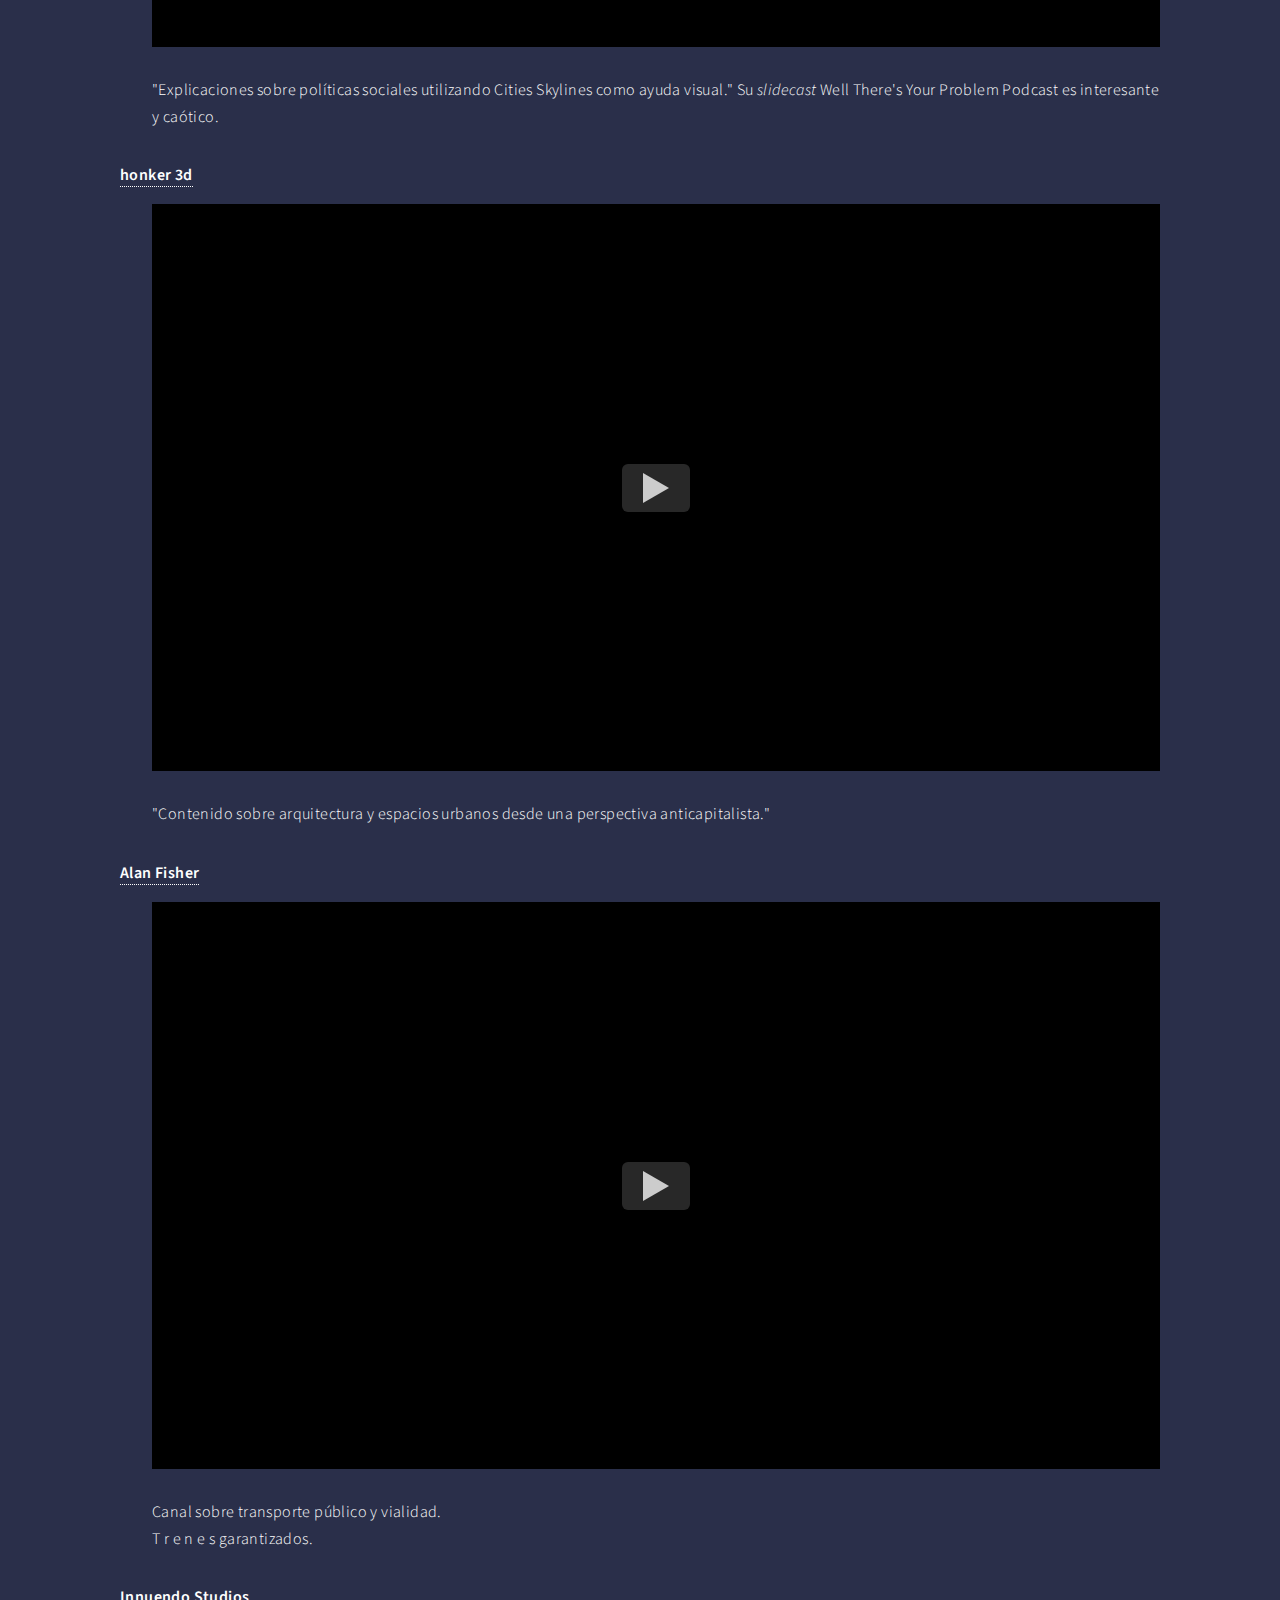
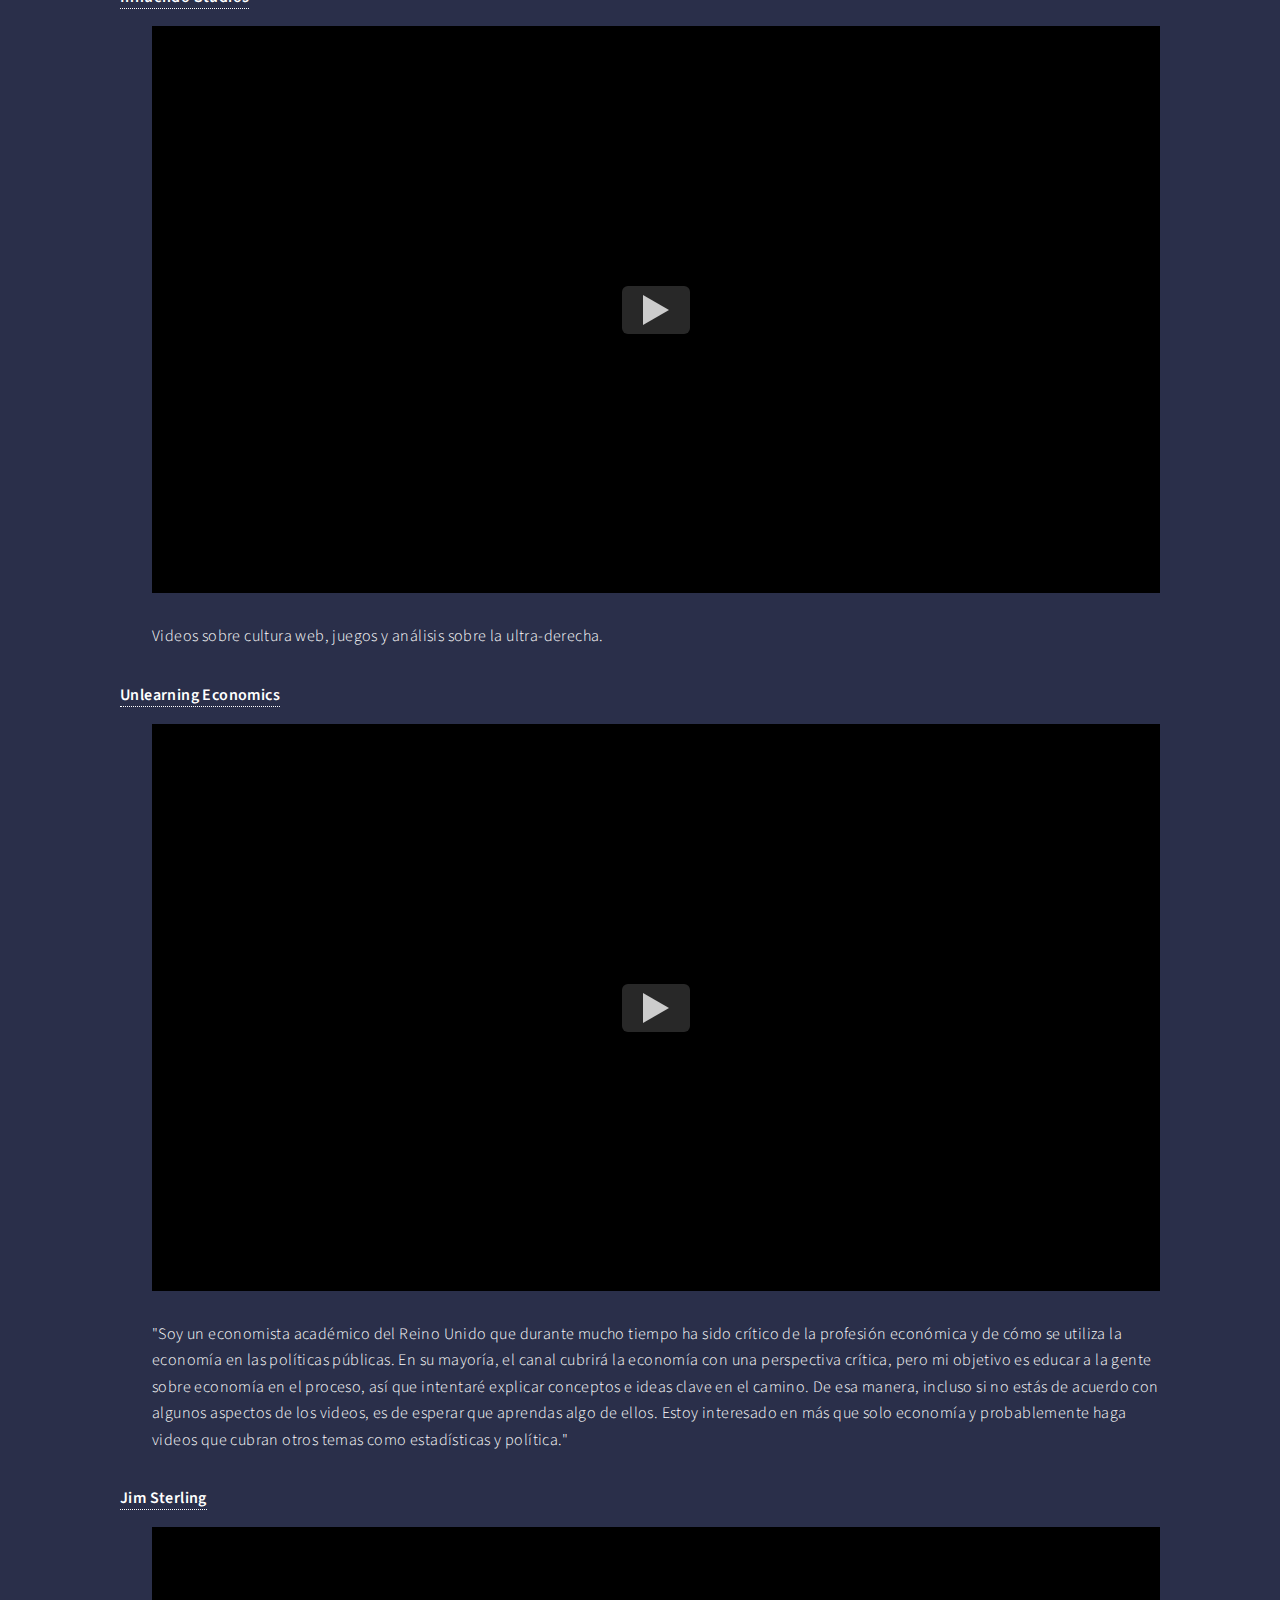
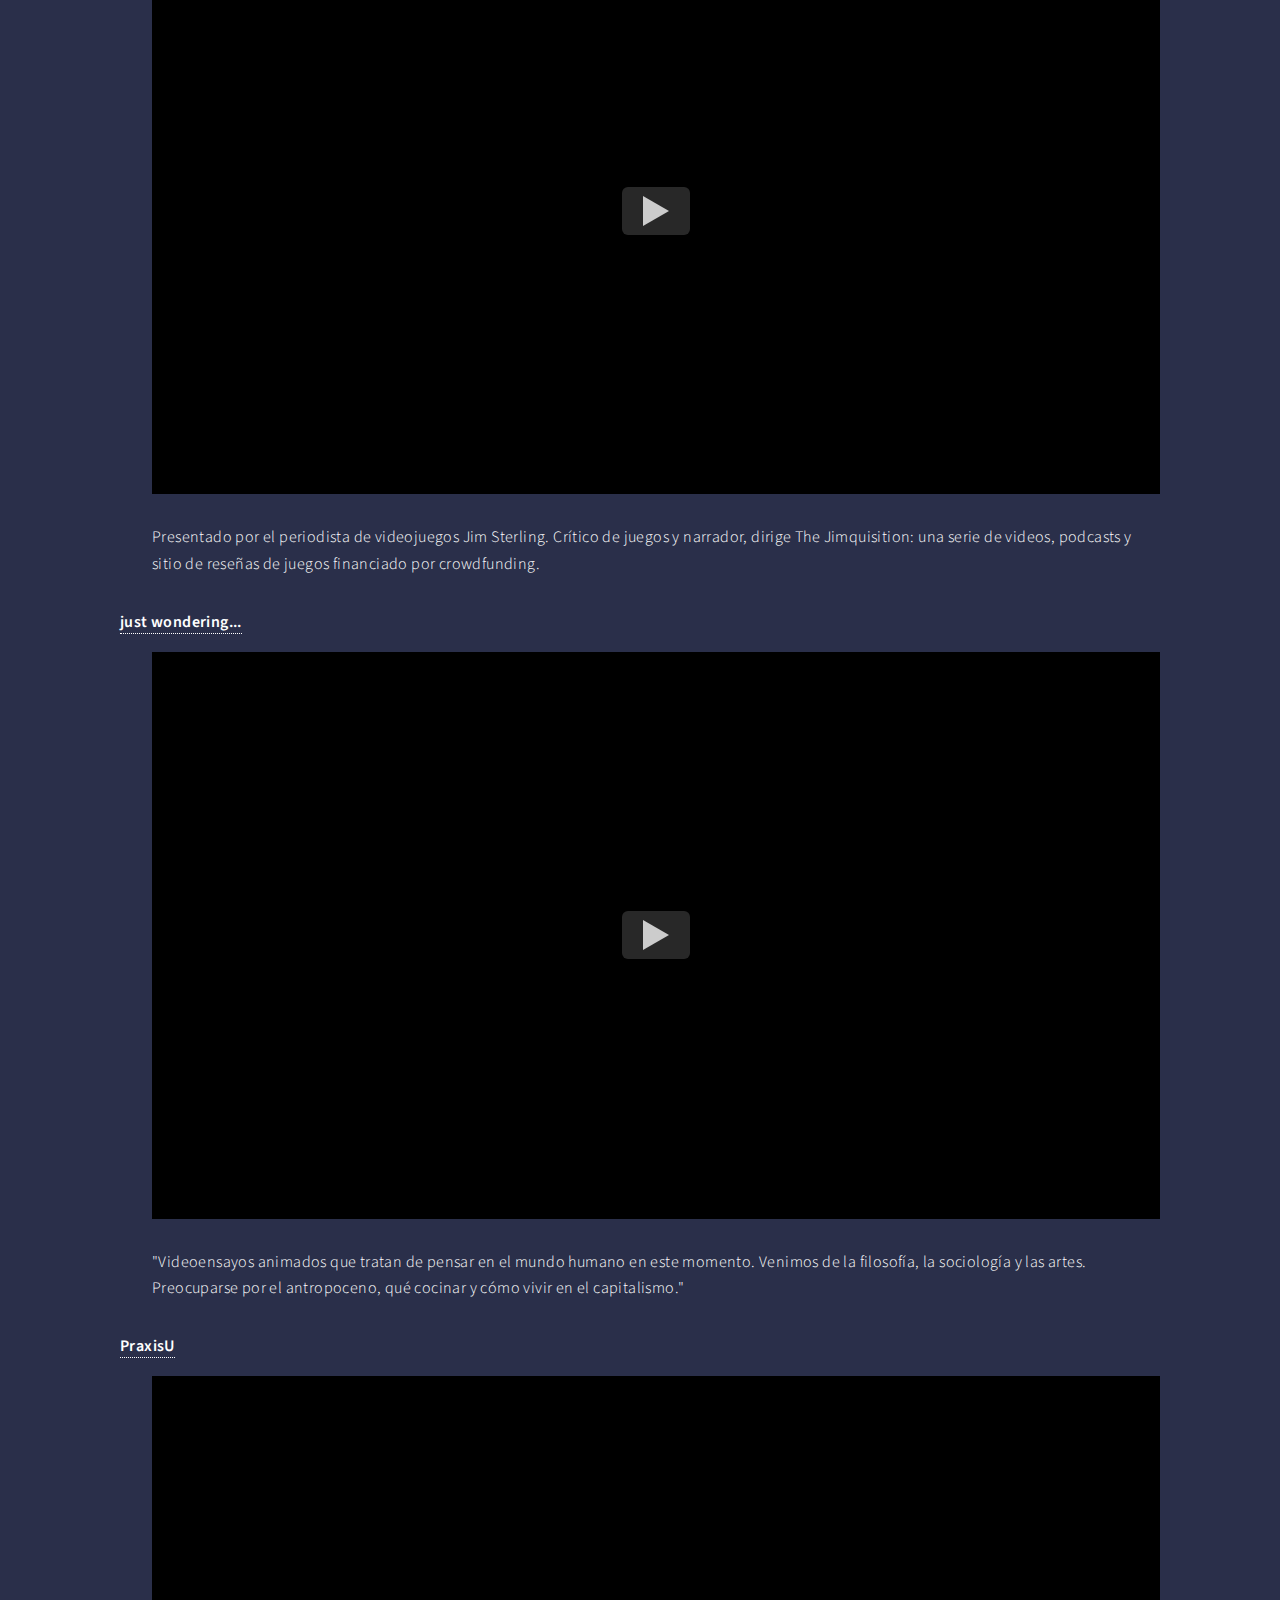
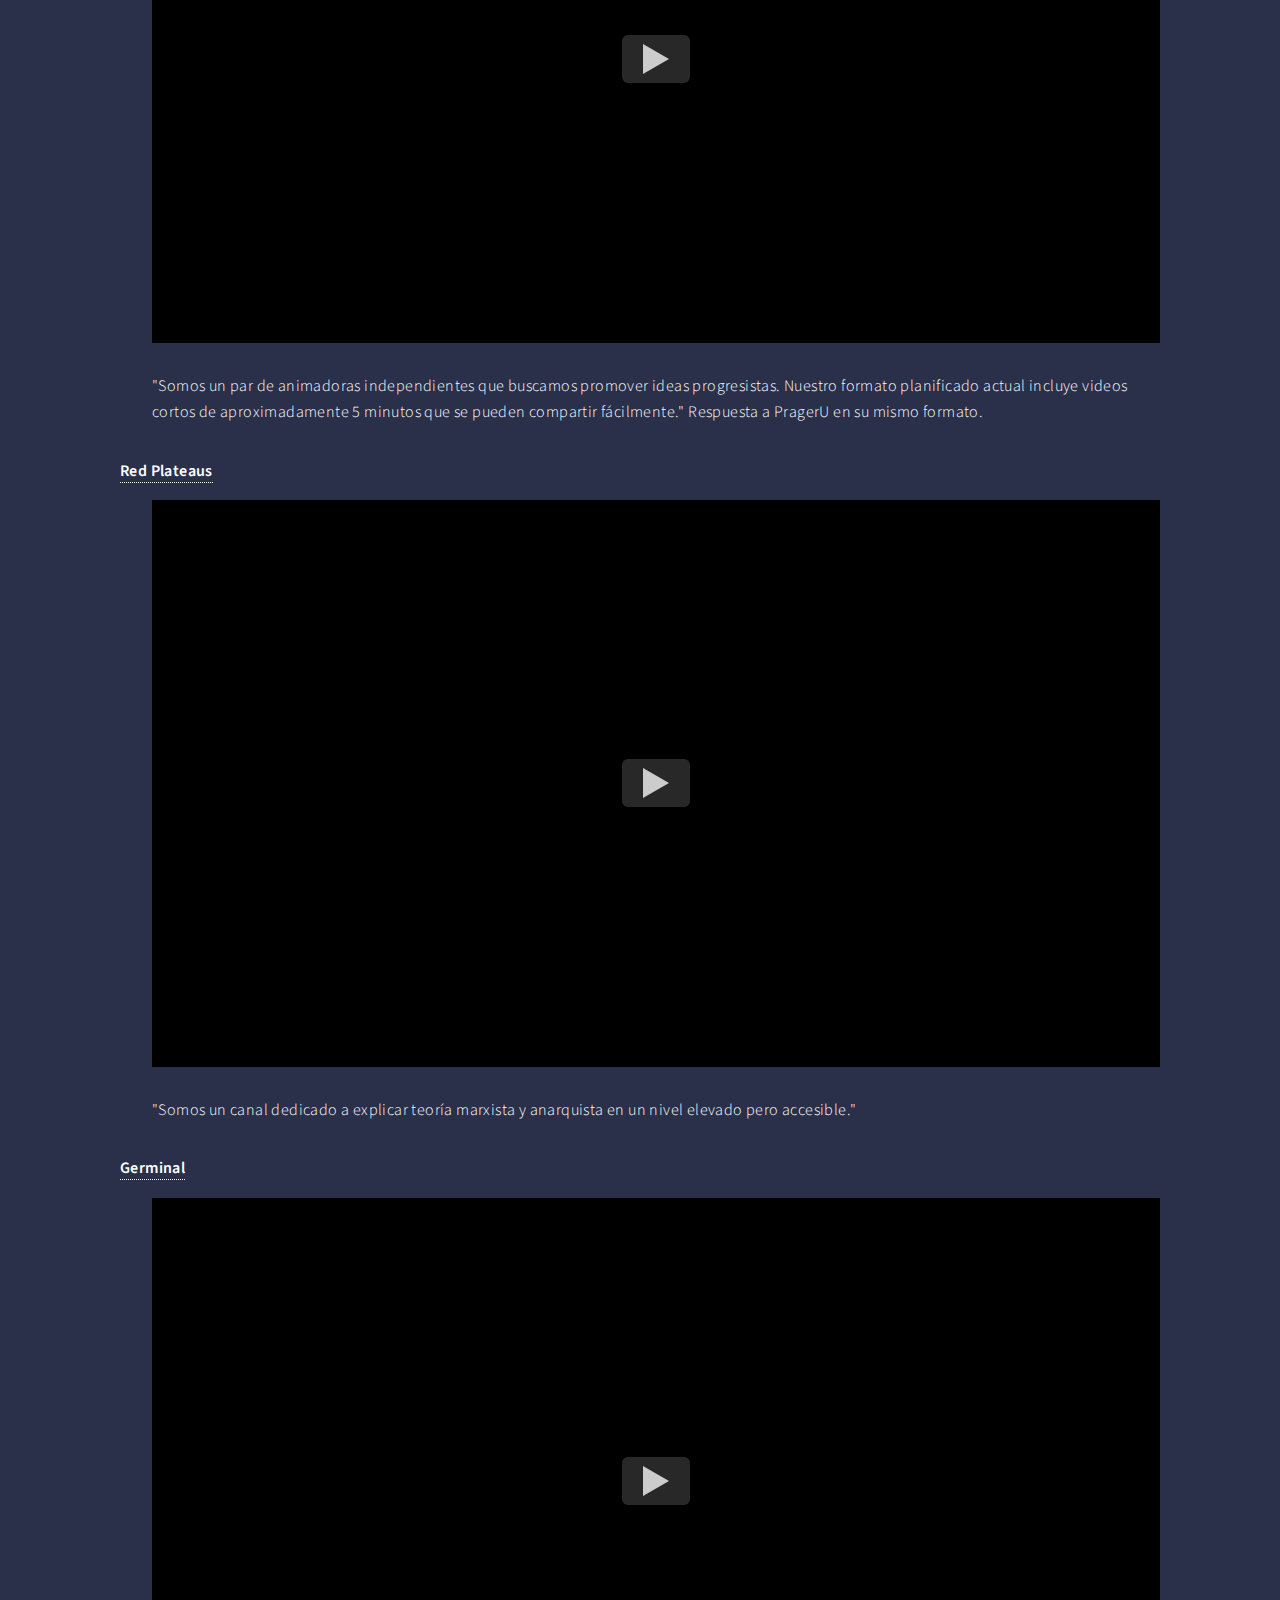
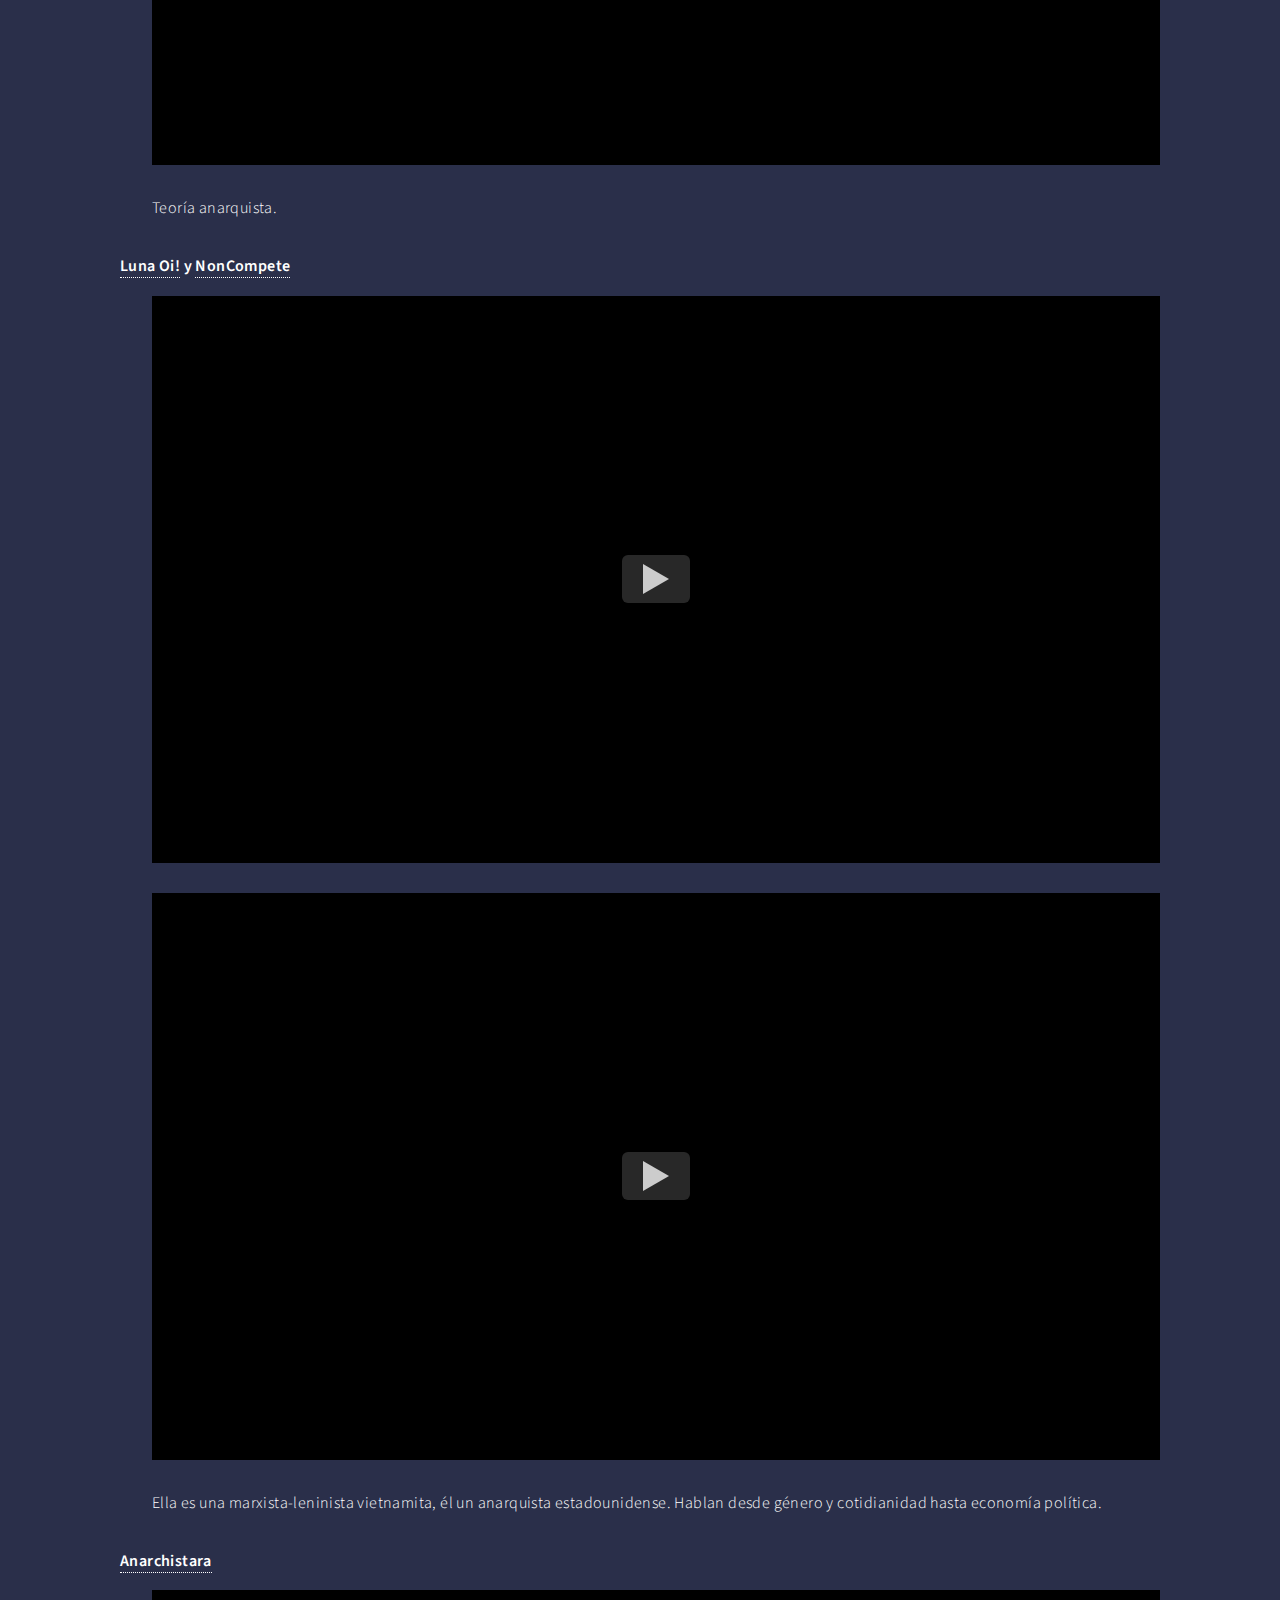
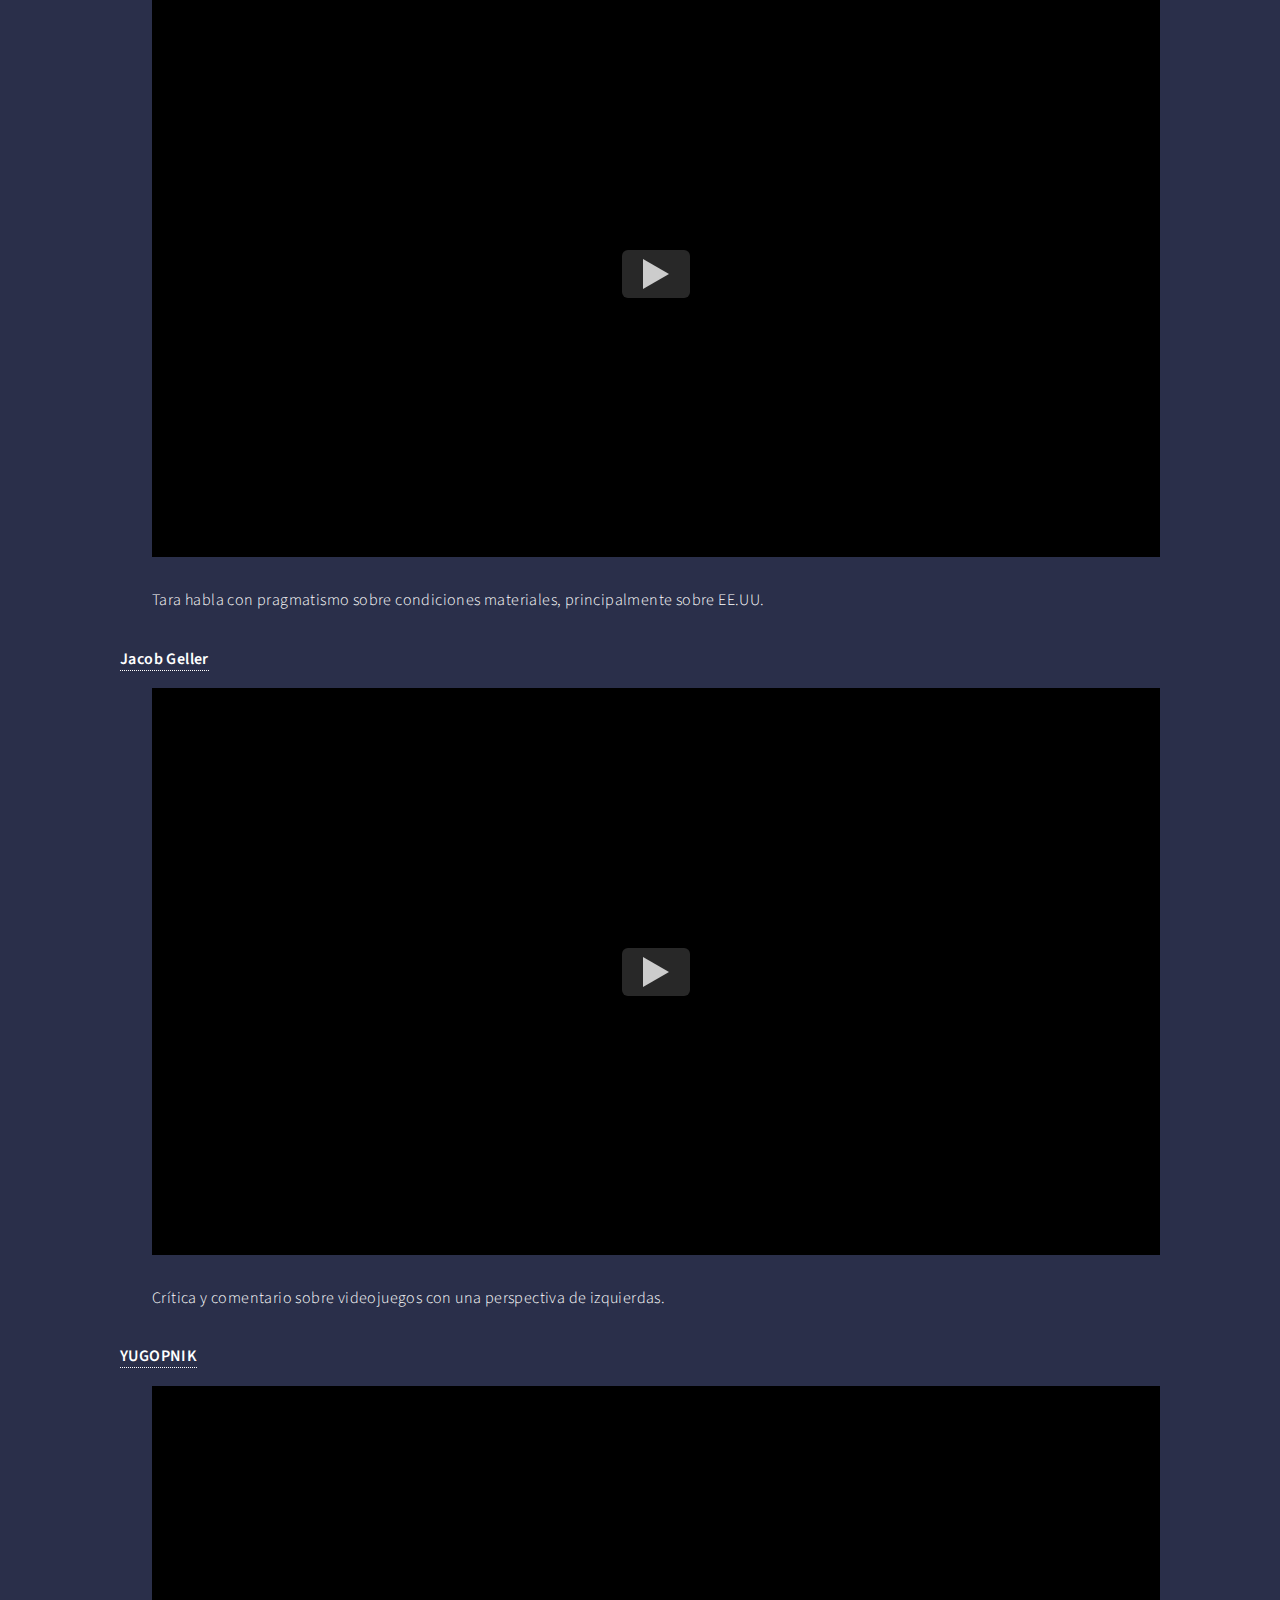
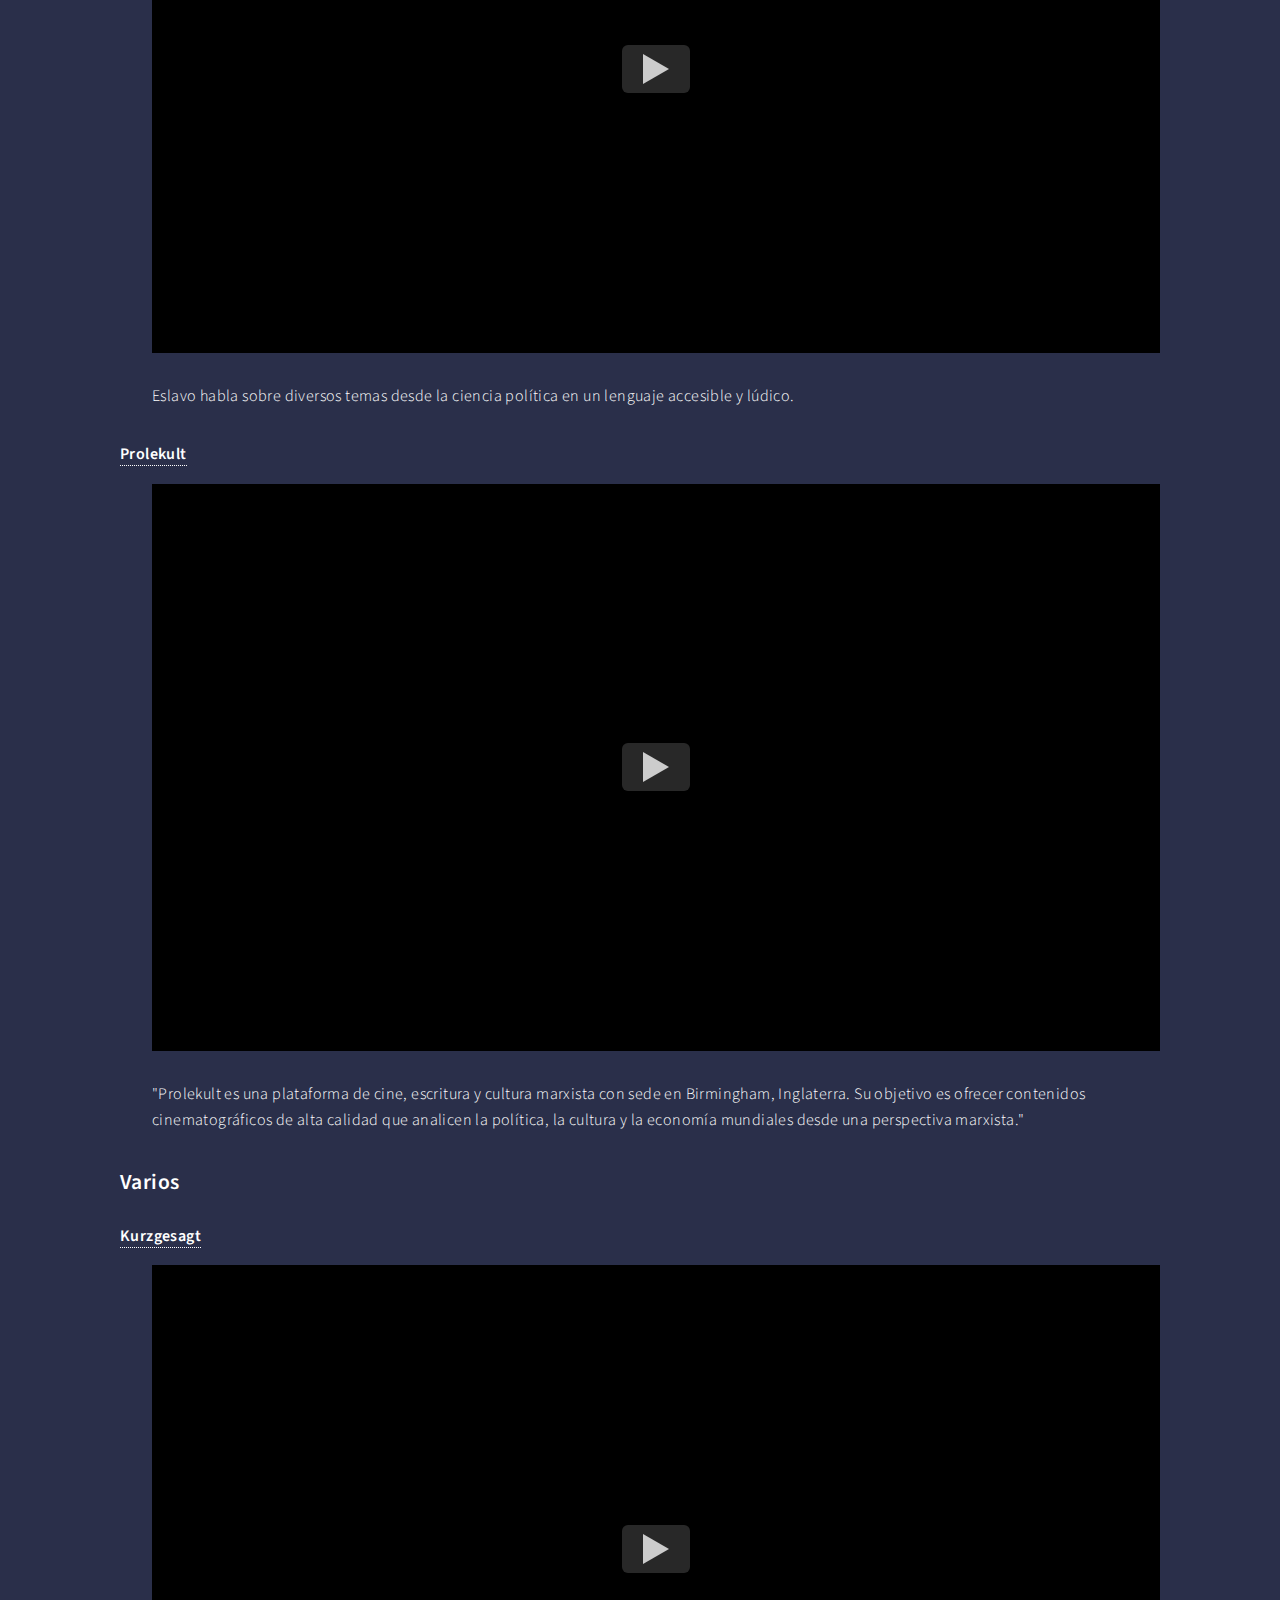
<file: dastv.html>
<!DOCTYPE HTML>
<!--
Tema base por HTML UP
-->

<html>

<head>
	<title>Canales</title>
	<link rel="apple-touch-icon" sizes="180x180" href="images/apple-touch-icon.png">
	<link rel="icon" type="image/png" sizes="32x32" href="images/favicon-32x32.png">
	<link rel="icon" type="image/png" sizes="16x16" href="images/favicon-16x16.png">
	<link rel="manifest" href="manifest.webmanifest">
	<meta name="apple-mobile-web-app-status-bar" content="#242943">
	<meta name="theme-color" content="#242943">
	<meta charset="utf-8" />
	<meta name="viewport" content="width=device-width, initial-scale=1, user-scalable=no" />
	<link rel="stylesheet" href="assets/css/main.css" />
	<noscript>
		<link rel="stylesheet" href="assets/css/noscript.css" />
	</noscript>
</head>

<body class="is-preload">

	<!-- Wrapper -->
	<div id="wrapper">

		<!-- Header -->
		<!-- Note: The "styleN" class below should match that of the banner element. -->
		<header id="header" class="alt style2">
			<a href="index.html" class="logo"><strong>Das Bibliotek</strong> <span>por Das Kultural</span></a>
			<nav>
				<a href="#menu">índice</a>
			</nav>
		</header>

		<!-- Menu -->
		<nav id="menu">
			<ul class="links">
				<li><a href="index.html">Inicio</a></li>
				<li><a href="boomer.html">Lecturas clásicas</a></li>
				<li><a href="zoomer.html">Lecturas contemporáneas</a></li>
				<li><a href="nefli.html">Audiovisual</a></li>
				<li><a href="dastv.html">Canales</a></li>
				<li><a href="forma.html">Recursos</a></li>
				<li><a href="biblio.html">Biblioteca</a></li>
				<li><a href="creditos.html">Créditos</a></li>
			</ul>
		</nav>

		<!-- Banner -->
		<!-- Note: The "styleN" class below should match that of the header element. -->
		<section id="banner" class="style2">
			<div class="inner">
				<span class="image">
					<picture>
						<source srcset="images/pic07b.webp" type="image/webp">
						<img src="images/pic07b.jpg" alt="">
					</picture>
				</span>
				<header class="major">
					<h1>Canales</h1>
				</header>
				<div class="content">
					<p>Selección de canales educativos y de entretenimiento</p>
				</div>
			</div>
		</section>

		<!-- Main -->
		<div id="main">
				<div class="inner">
					<header class="major">
						<h2>Canales de Youtube</h2>
					</header>

					<h3>Left Tube</h3>
					<dl>
						<dt><a href="https://www.youtube.com/watch?v=jD-PbF3ywGo/">Contrapoints</a></dt>
						<dd>
							<!-- 1. Contenedor del video, donde data-video-id="CODIGOVIDEO"  -->
							<div class="embed-youtube" data-video-id="jD-PbF3ywGo">
								<!-- 2. El botón del video -->
								<div class="embed-youtube-play"></div>
							</div>
							<p>Videoensayos sobre sexo, drogas y sociedad con alta factura técnica.</p>
						</dd>
						<dt><a href="https://www.youtube.com/channel/UC3FD64RRsrCLpiZNkq7ZkSg">Zoe Baker</a></dt>
						<dd>
							
							<div class="embed-youtube" data-video-id="phOdLapw6x8">
								
								<div class="embed-youtube-play"></div>
							</div>
							<p>"Soy una mujer trans discapacitada pan-sexual que habla de anarquismo, feminismo y
								marxismo. Para lectura recomendada, visita <a
									href="https://anarchopac.wordpress.com/">mi blog</a>."</p>
						</dd>
						<dt><a href="https://www.youtube.com/channel/UCSkzHxIcfoEr69MWBdo0ppg"> Jonas Čeika - CCK Philosophy
						</a></dt>
						<dd>
							
							<div class="embed-youtube" data-video-id="n1flcGrb81M">
								<div class="embed-youtube-play"></div>
							</div>
							<p>Ensayos sobre política, filosofía y cultura pop.</p>
						</dd>
						<dt><a href="https://www.youtube.com/user/thephilosophytube">Philosophy Tube</a></dt>
						<dd>
							
							<div class="embed-youtube" data-video-id="IYkLVU5UGM8">
								
								<div class="embed-youtube-play"></div>
							</div>
							<p>"¡Estoy regalando un título en filosofía gratis! ¡Suscríbete para aprender y aumentar tu
								capacidad mental!"</p>
						</dd>
						<dt><a href="https://www.youtube.com/channel/UCHiwtz2tCEfS17N9A-WoSSw">Pop Culture Detective</a>
						</dt>
						<dd>
							
							<div class="embed-youtube" data-video-id="Z1-vPQKwXbY">
								
								<div class="embed-youtube-play"></div>
							</div>
							<p>"Una serie de videoensayos críticos que analizan los medios a través de una lente crítica
								con énfasis en las intersecciones de la política, la masculinidad y el entretenimiento."
								Presentado por Jonathan McIntosh.</p>
						</dd>
						<dt><a href="https://www.youtube.com/channel/UCFdazs-6CNzSVv1J0a-qy4A">donoteat01</a></dt>
						<dd>
							
							<div class="embed-youtube" data-video-id="4dn6ZVpJLxs">
								
								<div class="embed-youtube-play"></div>
							</div>
							<p>"Explicaciones sobre políticas sociales utilizando Cities Skylines como ayuda visual." Su
								<i>slidecast</i> Well There's Your Problem Podcast es interesante y caótico.
							</p>
						</dd>
						<dt><a href="https://www.youtube.com/c/honker3d/featured">honker 3d</a></dt>
						<dd>
							
							<div class="embed-youtube" data-video-id="MU3YamGgMcA">
								
								<div class="embed-youtube-play"></div>
							</div>
							<p>"Contenido sobre arquitectura y espacios urbanos desde una perspectiva anticapitalista."
							</p>
						</dd>
						<dt><a href="https://www.youtube.com/user/FlamingCatTurd">Alan Fisher</a></dt>
						<dd>						
							<div class="embed-youtube" data-video-id="SB9EARKvCTc">	
							<div class="embed-youtube-play"></div>
							</div>
							<p>Canal sobre transporte público y vialidad. <br> T r e n e s garantizados.</p>
						</dd>
						<dt><a href="https://www.youtube.com/c/InnuendoStudios/featured">Innuendo Studios</a></dt>
						<dd>
							<div class="embed-youtube" data-video-id="4xGawJIseNY">	
								<div class="embed-youtube-play"></div>
								</div>							
							<p>Videos sobre cultura web, juegos y análisis sobre la ultra-derecha.</p>
						</dd>
						<dt><a href="https://www.youtube.com/channel/UC4V_jMdRbbTrmBVJB6FDzgw/featured">Unlearning
								Economics</a></dt>
						<dd>
							<div class="embed-youtube" data-video-id="rCjmMef8BrE">	
								<div class="embed-youtube-play"></div>
								</div>
							<p>"Soy un economista académico del Reino Unido que durante mucho tiempo ha sido crítico de
								la profesión económica y de cómo se utiliza la economía en las políticas públicas. En su
								mayoría, el canal cubrirá la economía con una perspectiva crítica, pero mi objetivo es
								educar a la gente sobre economía en el proceso, así que intentaré explicar conceptos e
								ideas clave en el camino. De esa manera, incluso si no estás de acuerdo con algunos
								aspectos de los videos, es de esperar que aprendas algo de ellos. Estoy interesado en
								más que solo economía y probablemente haga videos que cubran otros temas como
								estadísticas y política."</p>
						</dd>
						<dt><a href="https://www.youtube.com/user/JimSterling/featured">Jim Sterling</a></dt>
						<dd>
							<div class="embed-youtube" data-video-id="n8RTgWC23ng">	
								<div class="embed-youtube-play"></div>
								</div>
							<p>Presentado por el periodista de videojuegos Jim Sterling. Crítico de juegos y narrador,
								dirige The Jimquisition: una serie de videos, podcasts y sitio de reseñas de juegos
								financiado por crowdfunding.</p>
						</dd>
						<dt><a href="https://www.youtube.com/c/justwondering/featured">just wondering...</a></dt>
						<dd>
							<div class="embed-youtube" data-video-id="Mm5fIHwHjlc">	
								<div class="embed-youtube-play"></div>
								</div>
							<p>"Videoensayos animados que tratan de pensar en el mundo humano en este momento. Venimos
								de
								la filosofía, la sociología y las artes. Preocuparse por el antropoceno, qué cocinar y
								cómo vivir en el capitalismo."</p>
						</dd>
						<dt><a href="https://www.youtube.com/watch?v=jnba1qr9o_w">PraxisU</a></dt>
						<dd>
							<div class="embed-youtube" data-video-id="DBsVQs_dKWM">	
								<div class="embed-youtube-play"></div>
								</div>
							<p>"Somos un par de animadoras independientes que buscamos promover ideas progresistas.
								Nuestro formato planificado actual incluye videos cortos de aproximadamente 5 minutos
								que se pueden compartir fácilmente." Respuesta a PragerU en su mismo formato.</p>
						</dd>
						<dt><a href="https://www.youtube.com/c/RedPlateaus">Red Plateaus</a></dt>
						<dd>
							<div class="embed-youtube" data-video-id="outwSoEA4ks">	
								<div class="embed-youtube-play"></div>
								</div>
							<p>"Somos un canal dedicado a explicar teoría marxista y anarquista en un nivel elevado pero
								accesible."</p>
						</dd>
						<dt><a href="https://www.youtube.com/channel/UC8vaFDjmWcy4Qk_1I0RJYPw">Germinal</a></dt>
						<dd>
							<div class="embed-youtube" data-video-id="m3POsOagN_4">	
								<div class="embed-youtube-play"></div>
								</div>
							<p>Teoría anarquista.</p>
						</dd>
						<dt><a href="https://www.youtube.com/c/Lunaoi">Luna Oi!</a> y <a
								href="https://www.youtube.com/c/NonCompete/featured">NonCompete</a></dt>
						<dd>

							<div class="embed-youtube" data-video-id="mMubOw5H-yo">	
								<div class="embed-youtube-play"></div>
								</div>

								<div class="embed-youtube" data-video-id="OK2HNvh6zEI">	
									<div class="embed-youtube-play"></div>
									</div>
							<p>Ella es una marxista-leninista vietnamita, él un anarquista estadounidense. Hablan desde
								género y cotidianidad hasta economía política.</p>
						<dt><a href="https://www.youtube.com/channel/UCz3FpHleML7uf25vZH0JNmQ">Anarchistara</a></dt>
						<dd>
							<div class="embed-youtube" data-video-id="5B2mqccYR04">	
								<div class="embed-youtube-play"></div>
								</div>
							<p>Tara habla con pragmatismo sobre condiciones materiales, principalmente sobre EE.UU.</p>
						<dt><a href="https://www.youtube.com/channel/UCeTfBygNb1TahcNpZyELO8g">Jacob Geller</a></dt>
						<dd>
							<div class="embed-youtube" data-video-id="X_Z4Jd0AtfI">	
								<div class="embed-youtube-play"></div>
								</div>
							<p>Crítica y comentario sobre videojuegos con una perspectiva de izquierdas.</p>
						<dt><a href="https://www.youtube.com/channel/UCs8mbJ-M142ZskR5VR0gBig">YUGOPNIK</a></dt>
						<dd>
							<div class="embed-youtube" data-video-id="5pOdESxw1o4">	
								<div class="embed-youtube-play"></div>
								</div>
							<p>Eslavo habla sobre diversos temas desde la ciencia política en un lenguaje accesible y
								lúdico.</p>
						<dt><a href="https://www.youtube.com/channel/UCEBbylt9Rax3nOP_hyPnMPA">Prolekult</a></dt>
						<dd>
									<div class="embed-youtube" data-video-id="xQ0VBhAGgbo">	
										<div class="embed-youtube-play"></div>
										</div>		
							<p>"Prolekult es una plataforma de cine, escritura y cultura marxista con sede en
								Birmingham, Inglaterra. Su objetivo es ofrecer contenidos cinematográficos de alta
								calidad que analicen la política, la cultura y la economía mundiales desde una
								perspectiva marxista."</p>

					</dl>
					<h3>Varios</h3>
					<dl>
						<dt><a
								href="https://www.youtube.com/watch?v=tpoJIkqEXYohttps://www.youtube.com/user/Kurzgesagt">
								Kurzgesagt</a></dt>
						<dd>
							<div class="embed-youtube" data-video-id="16W7c0mb-rE">	
								<div class="embed-youtube-play"></div>
								</div>
							<p>"Vídeos que explican cosas con nihilismo optimista. Somos un equipo pequeño que quiere
								que la ciencia se vea hermosa. Porque es hermosa." De lo mejor que hay en Youtube en
								términos de forma (si es que te gusta la animación) y contenido.</p>
						</dd>
						<dt><a href="https://www.youtube.com/channel/UCw4obleECqFJGaxBLP36hdA">
								7minscifi 七分科幻
							</a></dt>
						<dd>
							<div class="embed-youtube" data-video-id="tPHNaO3C2_I">	
								<div class="embed-youtube-play"></div>
								</div>	
							<p>"Hola, soy Ziyal. La mayoría de los video-ensayistas hablan de los elementos
								narrativos/literarios de las ficciones científicas, pero mis vídeos atienden a sus
								prácticas y tecnologías especulativas." Canal de Youtube de fakebaudrillard.</p>
						</dd>

						<dt><a href="https://www.youtube.com/c/democracyatwrk">Democracy at Work</a></dt>
						<dd>

							<div class="embed-youtube" data-video-id="v5JHV2sW6fM">	
								<div class="embed-youtube-play"></div>
								</div>	
							<p>"Somos una organización sin fines de lucro 501c3 que aboga por las cooperativas de
								trabajo y los lugares de trabajo democráticos como un camino clave hacia un sistema
								económico democrático más fuerte." Presentado por el economista Richard Wolff.</p>
						</dd>
						<dt><a href="https://www.youtube.com/watch?v=tpoJIkqEXYo">RSA</a></dt>
						<dd>
							<div class="embed-youtube" data-video-id="tpoJIkqEXYo">	
								<div class="embed-youtube-play"></div>
								</div>
							<p>La Royal Society for the Encouragement of Arts, Manufactures and Commerce es una ONG
								fundada en 1754. Entre los miembros notables se encuentran Benjamin Franklin, Adam
								Smith, William Hogarth, John Diefenbaker, Stephen Hawking y Charles Dickens. Pese a ser
								un simulacro de cambio estructural, ofrece videos animados y similares charlas TED de
								excelente calidad.
							</p>
						<dt><a href="https://www.youtube.com/c/FundacionSOLChile">Fundación SOL</a></dt>
						<dd>
							<div class="embed-youtube" data-video-id="b452wjI87_Q">	
								<div class="embed-youtube-play"></div>
								</div>	
							<p>Medio chileno reformista enfocado en criticar las políticas económicas neoliberales con
								bastante seriedad. Informativo.</p>
						<dt><a href="https://www.youtube.com/user/TEDEducation">TED-Ed</a></dt>
						<dd>
							<div class="embed-youtube" data-video-id="ZtOKRsF6Rr0">	
								<div class="embed-youtube-play"></div>
								</div>	
							<p>Casi cualquiera puede dar una charla charcha. Este canal contiene videos educativos
								animados de calidad elaborados por trabajadores de TED.</p>
						<dt><a href="https://www.youtube.com/c/TheGravelInstitute/featured">The Gravel Institute</a>
						</dt>
						<dd>
							<div class="embed-youtube" data-video-id="LVuCZMLeWko">	
								<div class="embed-youtube-play"></div>
								</div>	
							<p>Respuesta progresista a PragerU.</p>
						</dd>
					</dl>
				</div>
		</div>

		</section>


		<!-- Contact -->

		<!-- Footer -->
		<footer id="footer">
			<div class="inner">
				<ul class="icons">
					<li><a href="https://www.instagram.com/das_kultural/" class="icon brands alt fa-instagram"><span
								class="label">Instagram</span></a></li>
					<li><a href="https://github.com/daskultural/daskultural.github.io"
							class="icon brands alt fa-github"><span class="label">GitHub</span></a></li>
					<li><a href="https://www.linkedin.com/in/das-kultural-124b9a202"
							class="icon brands alt fa-linkedin-in"><span class="label">GitHub</span></a></li>
				</ul>
				<ul class="copyright">
					<li>&copy; GPL 3.0</li>
					<li>Créditos por la plantilla: <a href="https://html5up.net">HTML5 UP</a></li>
				</ul>
			</div>
		</footer>
	</div>

	<!-- Scripts -->
	<script src="assets/js/jquery.min.js"></script>
	<script src="assets/js/jquery.scrolly.min.js"></script>
	<script src="assets/js/jquery.scrollex.min.js"></script>
	<script src="assets/js/browser.min.js"></script>
	<script src="assets/js/breakpoints.min.js"></script>
	<script src="assets/js/util.js"></script>
	<script src="assets/js/main.js"></script>

</body>

</html>
</file>
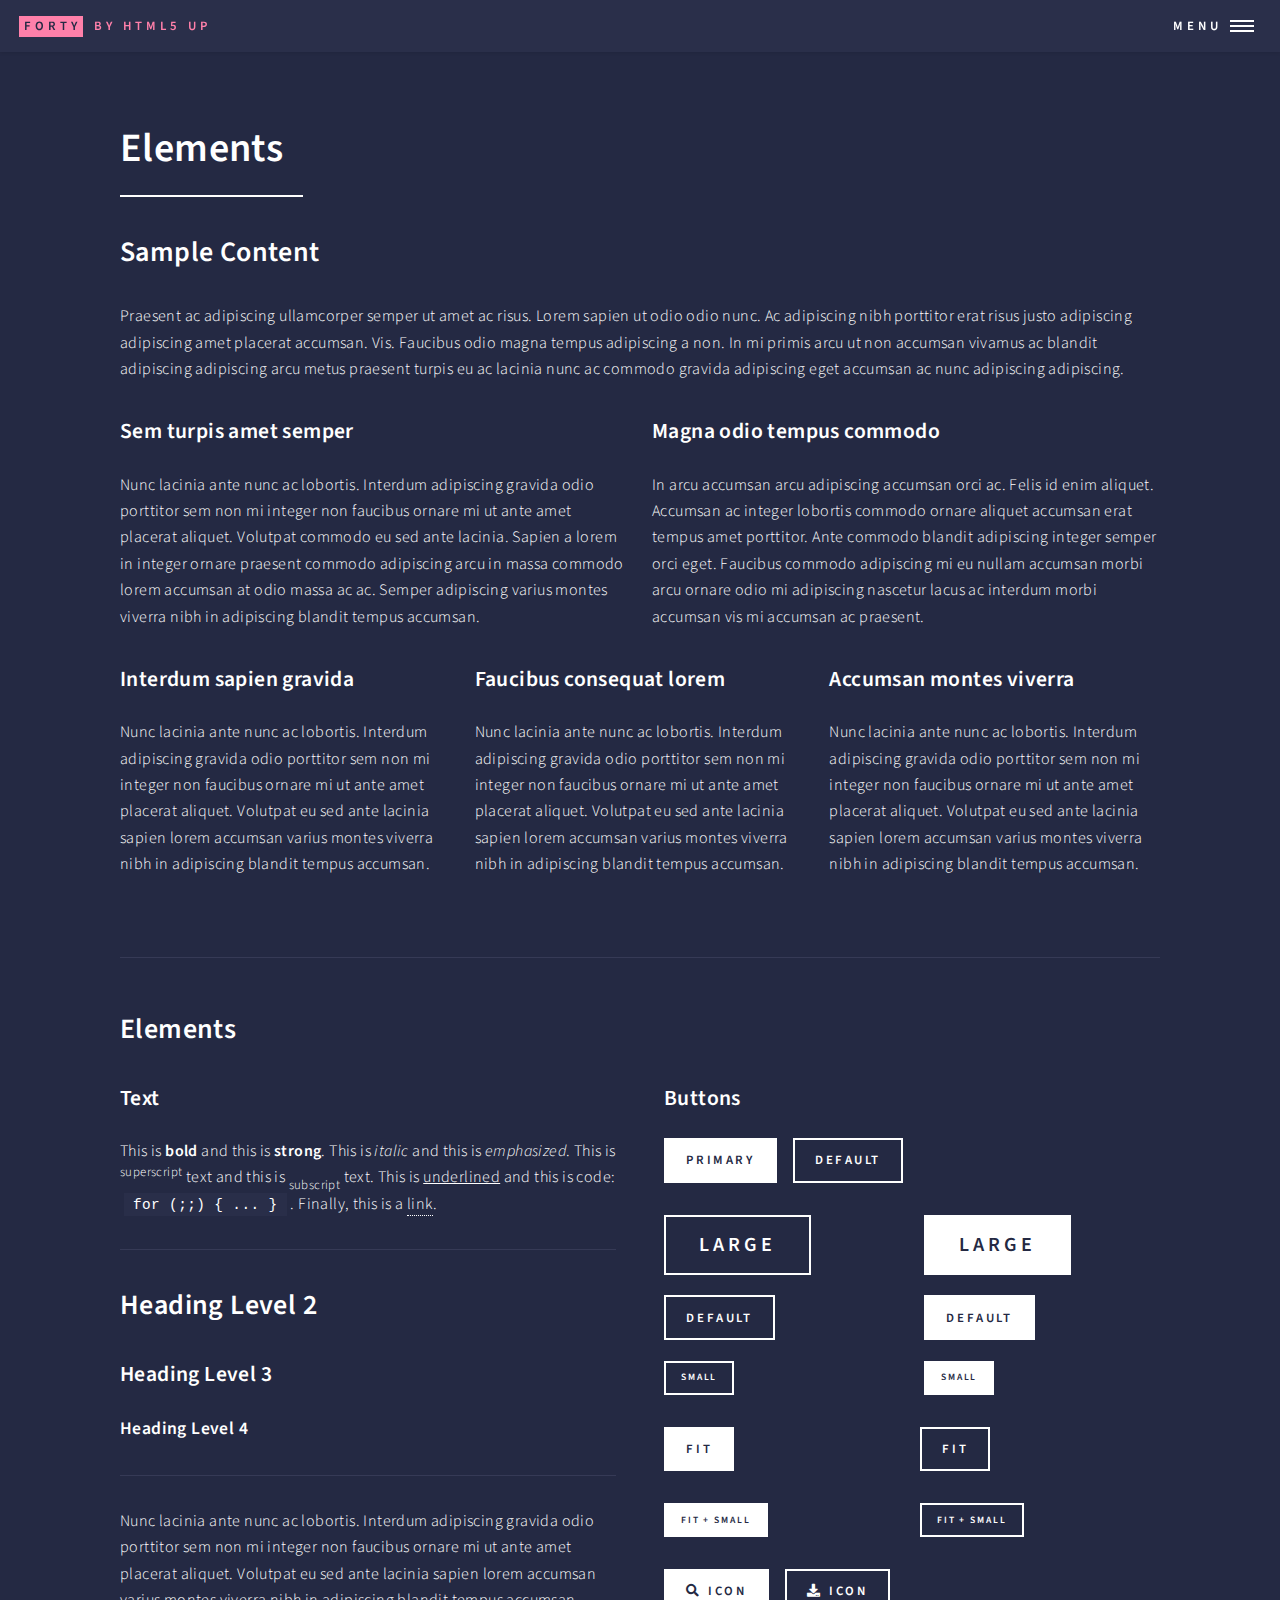
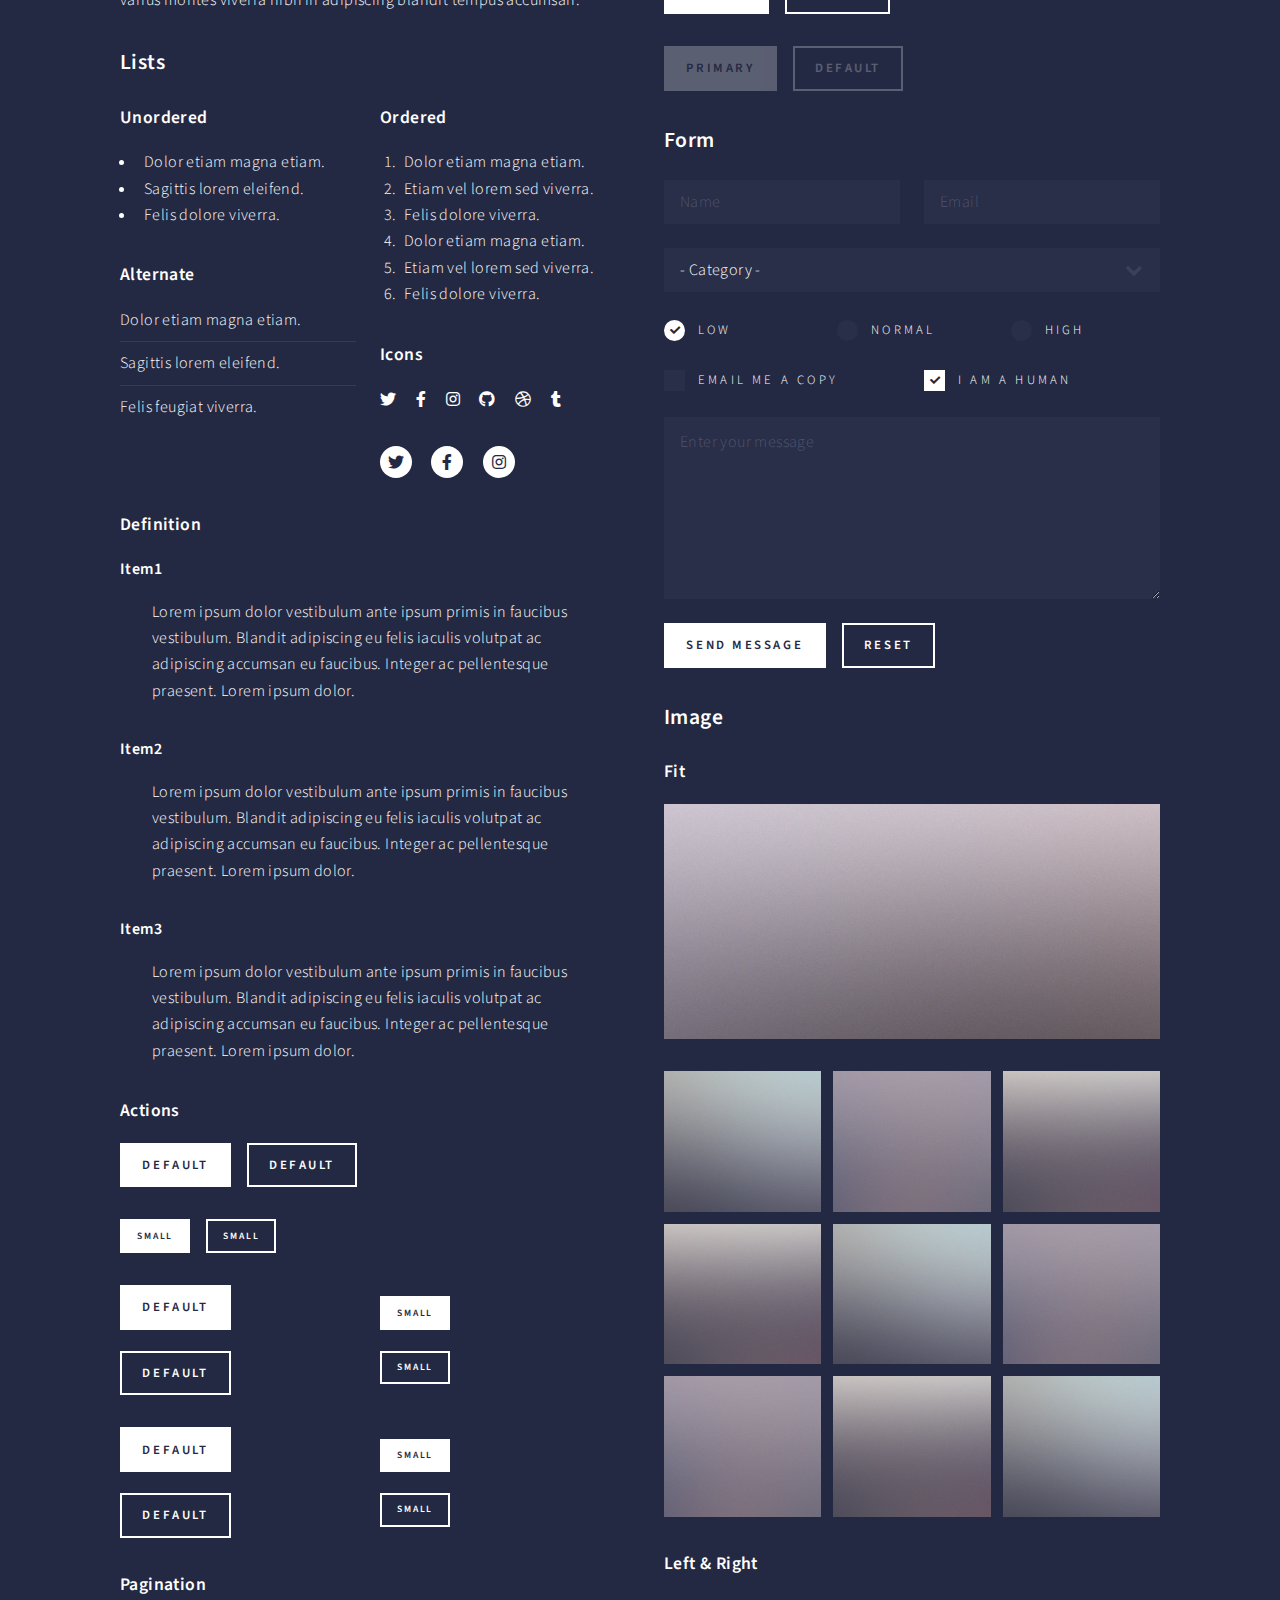
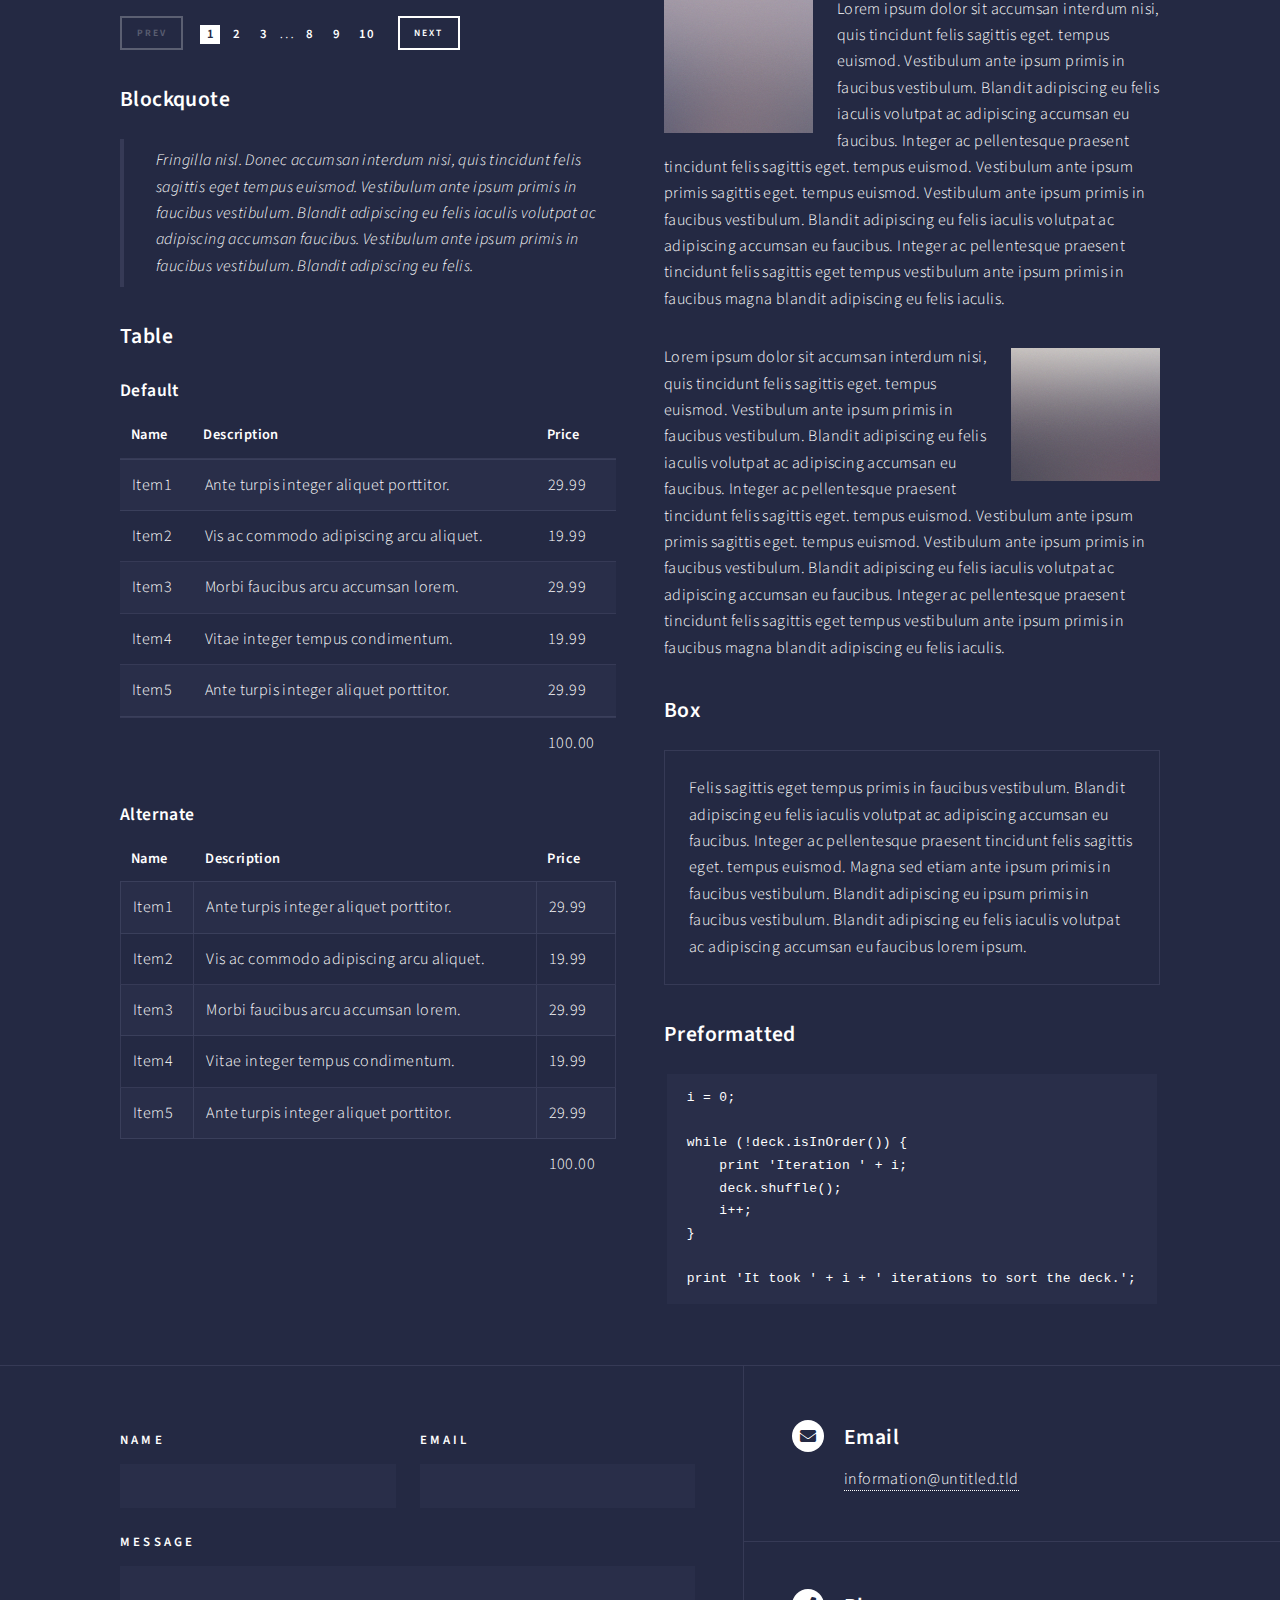
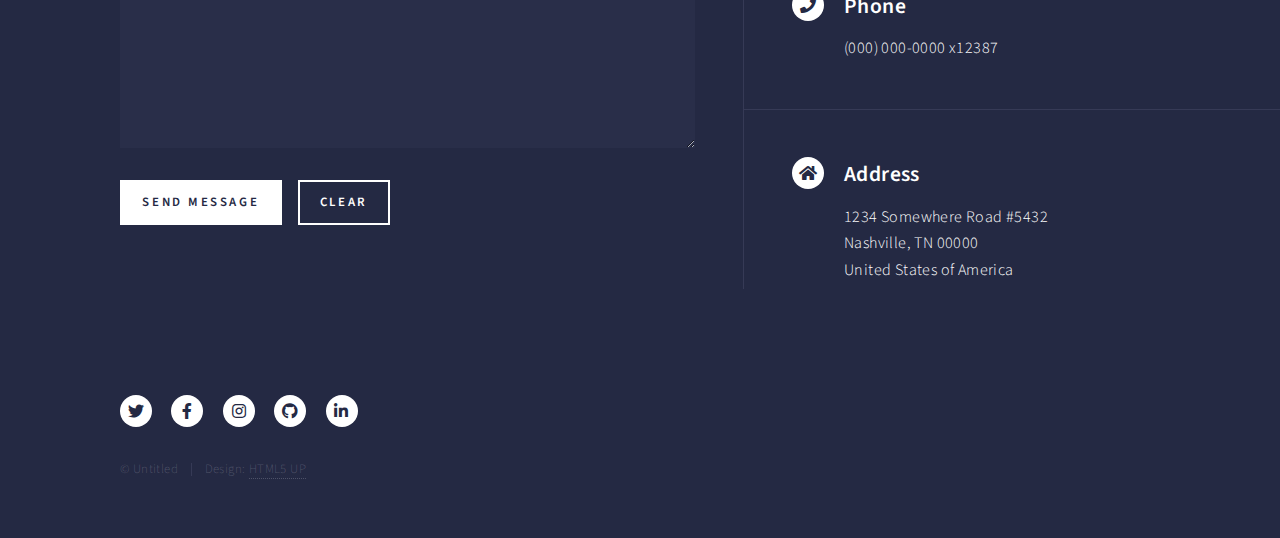
<file: elements.html>
<!DOCTYPE HTML>
<!--
	Forty by HTML5 UP
	html5up.net | @ajlkn
	Free for personal and commercial use under the CCA 3.0 license (html5up.net/license)
-->
<html>
	<head>
		<title>Elements - Forty by HTML5 UP</title>
		<meta charset="utf-8" />
		<meta name="viewport" content="width=device-width, initial-scale=1, user-scalable=no" />
		<link rel="stylesheet" href="assets/css/main.css" />
		<noscript><link rel="stylesheet" href="assets/css/noscript.css" /></noscript>
	</head>
	<body class="is-preload">

		<!-- Wrapper -->
			<div id="wrapper">

				<!-- Header -->
					<header id="header">
						<a href="index.html" class="logo"><strong>Forty</strong> <span>by HTML5 UP</span></a>
						<nav>
							<a href="#menu">Menu</a>
						</nav>
					</header>

				<!-- Menu -->
					<nav id="menu">
						<ul class="links">
							<li><a href="index.html">Home</a></li>
							<li><a href="landing.html">Landing</a></li>
							<li><a href="generic.html">Generic</a></li>
							<li><a href="elements.html">Elements</a></li>
						</ul>
						<ul class="actions stacked">
							<li><a href="#" class="button primary fit">Get Started</a></li>
							<li><a href="#" class="button fit">Log In</a></li>
						</ul>
					</nav>

				<!-- Main -->
					<div id="main" class="alt">

						<!-- One -->
							<section id="one">
								<div class="inner">
									<header class="major">
										<h1>Elements</h1>
									</header>

									<!-- Content -->
										<h2 id="content">Sample Content</h2>
										<p>Praesent ac adipiscing ullamcorper semper ut amet ac risus. Lorem sapien ut odio odio nunc. Ac adipiscing nibh porttitor erat risus justo adipiscing adipiscing amet placerat accumsan. Vis. Faucibus odio magna tempus adipiscing a non. In mi primis arcu ut non accumsan vivamus ac blandit adipiscing adipiscing arcu metus praesent turpis eu ac lacinia nunc ac commodo gravida adipiscing eget accumsan ac nunc adipiscing adipiscing.</p>
										<div class="row">
											<div class="col-6 col-12-small">
												<h3>Sem turpis amet semper</h3>
												<p>Nunc lacinia ante nunc ac lobortis. Interdum adipiscing gravida odio porttitor sem non mi integer non faucibus ornare mi ut ante amet placerat aliquet. Volutpat commodo eu sed ante lacinia. Sapien a lorem in integer ornare praesent commodo adipiscing arcu in massa commodo lorem accumsan at odio massa ac ac. Semper adipiscing varius montes viverra nibh in adipiscing blandit tempus accumsan.</p>
											</div>
											<div class="col-6 col-12-small">
												<h3>Magna odio tempus commodo</h3>
												<p>In arcu accumsan arcu adipiscing accumsan orci ac. Felis id enim aliquet. Accumsan ac integer lobortis commodo ornare aliquet accumsan erat tempus amet porttitor. Ante commodo blandit adipiscing integer semper orci eget. Faucibus commodo adipiscing mi eu nullam accumsan morbi arcu ornare odio mi adipiscing nascetur lacus ac interdum morbi accumsan vis mi accumsan ac praesent.</p>
											</div>
											<!-- Break -->
											<div class="col-4 col-12-medium">
												<h3>Interdum sapien gravida</h3>
												<p>Nunc lacinia ante nunc ac lobortis. Interdum adipiscing gravida odio porttitor sem non mi integer non faucibus ornare mi ut ante amet placerat aliquet. Volutpat eu sed ante lacinia sapien lorem accumsan varius montes viverra nibh in adipiscing blandit tempus accumsan.</p>
											</div>
											<div class="col-4 col-12-medium">
												<h3>Faucibus consequat lorem</h3>
												<p>Nunc lacinia ante nunc ac lobortis. Interdum adipiscing gravida odio porttitor sem non mi integer non faucibus ornare mi ut ante amet placerat aliquet. Volutpat eu sed ante lacinia sapien lorem accumsan varius montes viverra nibh in adipiscing blandit tempus accumsan.</p>
											</div>
											<div class="col-4 col-12-medium">
												<h3>Accumsan montes viverra</h3>
												<p>Nunc lacinia ante nunc ac lobortis. Interdum adipiscing gravida odio porttitor sem non mi integer non faucibus ornare mi ut ante amet placerat aliquet. Volutpat eu sed ante lacinia sapien lorem accumsan varius montes viverra nibh in adipiscing blandit tempus accumsan.</p>
											</div>
										</div>

									<hr class="major" />

									<!-- Elements -->
										<h2 id="elements">Elements</h2>
										<div class="row gtr-200">
											<div class="col-6 col-12-medium">

												<!-- Text stuff -->
													<h3>Text</h3>
													<p>This is <b>bold</b> and this is <strong>strong</strong>. This is <i>italic</i> and this is <em>emphasized</em>.
													This is <sup>superscript</sup> text and this is <sub>subscript</sub> text.
													This is <u>underlined</u> and this is code: <code>for (;;) { ... }</code>.
													Finally, this is a <a href="#">link</a>.</p>
													<hr />
													<h2>Heading Level 2</h2>
													<h3>Heading Level 3</h3>
													<h4>Heading Level 4</h4>
													<hr />
													<p>Nunc lacinia ante nunc ac lobortis. Interdum adipiscing gravida odio porttitor sem non mi integer non faucibus ornare mi ut ante amet placerat aliquet. Volutpat eu sed ante lacinia sapien lorem accumsan varius montes viverra nibh in adipiscing blandit tempus accumsan.</p>

												<!-- Lists -->
													<h3>Lists</h3>
													<div class="row">
														<div class="col-6 col-12-small">

															<h4>Unordered</h4>
															<ul>
																<li>Dolor etiam magna etiam.</li>
																<li>Sagittis lorem eleifend.</li>
																<li>Felis dolore viverra.</li>
															</ul>

															<h4>Alternate</h4>
															<ul class="alt">
																<li>Dolor etiam magna etiam.</li>
																<li>Sagittis lorem eleifend.</li>
																<li>Felis feugiat viverra.</li>
															</ul>

														</div>
														<div class="col-6 col-12-small">

															<h4>Ordered</h4>
															<ol>
																<li>Dolor etiam magna etiam.</li>
																<li>Etiam vel lorem sed viverra.</li>
																<li>Felis dolore viverra.</li>
																<li>Dolor etiam magna etiam.</li>
																<li>Etiam vel lorem sed viverra.</li>
																<li>Felis dolore viverra.</li>
															</ol>

															<h4>Icons</h4>
															<ul class="icons">
																<li><a href="#" class="icon brands fa-twitter"><span class="label">Twitter</span></a></li>
																<li><a href="#" class="icon brands fa-facebook-f"><span class="label">Facebook</span></a></li>
																<li><a href="#" class="icon brands fa-instagram"><span class="label">Instagram</span></a></li>
																<li><a href="#" class="icon brands fa-github"><span class="label">Github</span></a></li>
																<li><a href="#" class="icon brands fa-dribbble"><span class="label">Dribbble</span></a></li>
																<li><a href="#" class="icon brands fa-tumblr"><span class="label">Tumblr</span></a></li>
															</ul>
															<ul class="icons">
																<li><a href="#" class="icon brands alt fa-twitter"><span class="label">Twitter</span></a></li>
																<li><a href="#" class="icon brands alt fa-facebook-f"><span class="label">Facebook</span></a></li>
																<li><a href="#" class="icon brands alt fa-instagram"><span class="label">Instagram</span></a></li>
															</ul>

														</div>
													</div>
													<h4>Definition</h4>
													<dl>
														<dt>Item1</dt>
														<dd>
															<p>Lorem ipsum dolor vestibulum ante ipsum primis in faucibus vestibulum. Blandit adipiscing eu felis iaculis volutpat ac adipiscing accumsan eu faucibus. Integer ac pellentesque praesent. Lorem ipsum dolor.</p>
														</dd>
														<dt>Item2</dt>
														<dd>
															<p>Lorem ipsum dolor vestibulum ante ipsum primis in faucibus vestibulum. Blandit adipiscing eu felis iaculis volutpat ac adipiscing accumsan eu faucibus. Integer ac pellentesque praesent. Lorem ipsum dolor.</p>
														</dd>
														<dt>Item3</dt>
														<dd>
															<p>Lorem ipsum dolor vestibulum ante ipsum primis in faucibus vestibulum. Blandit adipiscing eu felis iaculis volutpat ac adipiscing accumsan eu faucibus. Integer ac pellentesque praesent. Lorem ipsum dolor.</p>
														</dd>
													</dl>

													<h4>Actions</h4>
													<ul class="actions">
														<li><a href="#" class="button primary">Default</a></li>
														<li><a href="#" class="button">Default</a></li>
													</ul>
													<ul class="actions small">
														<li><a href="#" class="button primary small">Small</a></li>
														<li><a href="#" class="button small">Small</a></li>
													</ul>
													<div class="row">
														<div class="col-6 col-12-small">
															<ul class="actions stacked">
																<li><a href="#" class="button primary">Default</a></li>
																<li><a href="#" class="button">Default</a></li>
															</ul>
														</div>
														<div class="col-6 col-12-small">
															<ul class="actions stacked">
																<li><a href="#" class="button primary small">Small</a></li>
																<li><a href="#" class="button small">Small</a></li>
															</ul>
														</div>
														<div class="col-6 col-12-small">
															<ul class="actions stacked">
																<li><a href="#" class="button primary fit">Default</a></li>
																<li><a href="#" class="button fit">Default</a></li>
															</ul>
														</div>
														<div class="col-6 col-12-small">
															<ul class="actions stacked">
																<li><a href="#" class="button primary small fit">Small</a></li>
																<li><a href="#" class="button small fit">Small</a></li>
															</ul>
														</div>
													</div>

													<h4>Pagination</h4>
													<ul class="pagination">
														<li><span class="button small disabled">Prev</span></li>
														<li><a href="#" class="page active">1</a></li>
														<li><a href="#" class="page">2</a></li>
														<li><a href="#" class="page">3</a></li>
														<li><span>&hellip;</span></li>
														<li><a href="#" class="page">8</a></li>
														<li><a href="#" class="page">9</a></li>
														<li><a href="#" class="page">10</a></li>
														<li><a href="#" class="button small">Next</a></li>
													</ul>

												<!-- Blockquote -->
													<h3>Blockquote</h3>
													<blockquote>Fringilla nisl. Donec accumsan interdum nisi, quis tincidunt felis sagittis eget tempus euismod. Vestibulum ante ipsum primis in faucibus vestibulum. Blandit adipiscing eu felis iaculis volutpat ac adipiscing accumsan faucibus. Vestibulum ante ipsum primis in faucibus vestibulum. Blandit adipiscing eu felis.</blockquote>

												<!-- Table -->
													<h3>Table</h3>

													<h4>Default</h4>
													<div class="table-wrapper">
														<table>
															<thead>
																<tr>
																	<th>Name</th>
																	<th>Description</th>
																	<th>Price</th>
																</tr>
															</thead>
															<tbody>
																<tr>
																	<td>Item1</td>
																	<td>Ante turpis integer aliquet porttitor.</td>
																	<td>29.99</td>
																</tr>
																<tr>
																	<td>Item2</td>
																	<td>Vis ac commodo adipiscing arcu aliquet.</td>
																	<td>19.99</td>
																</tr>
																<tr>
																	<td>Item3</td>
																	<td> Morbi faucibus arcu accumsan lorem.</td>
																	<td>29.99</td>
																</tr>
																<tr>
																	<td>Item4</td>
																	<td>Vitae integer tempus condimentum.</td>
																	<td>19.99</td>
																</tr>
																<tr>
																	<td>Item5</td>
																	<td>Ante turpis integer aliquet porttitor.</td>
																	<td>29.99</td>
																</tr>
															</tbody>
															<tfoot>
																<tr>
																	<td colspan="2"></td>
																	<td>100.00</td>
																</tr>
															</tfoot>
														</table>
													</div>

													<h4>Alternate</h4>
													<div class="table-wrapper">
														<table class="alt">
															<thead>
																<tr>
																	<th>Name</th>
																	<th>Description</th>
																	<th>Price</th>
																</tr>
															</thead>
															<tbody>
																<tr>
																	<td>Item1</td>
																	<td>Ante turpis integer aliquet porttitor.</td>
																	<td>29.99</td>
																</tr>
																<tr>
																	<td>Item2</td>
																	<td>Vis ac commodo adipiscing arcu aliquet.</td>
																	<td>19.99</td>
																</tr>
																<tr>
																	<td>Item3</td>
																	<td> Morbi faucibus arcu accumsan lorem.</td>
																	<td>29.99</td>
																</tr>
																<tr>
																	<td>Item4</td>
																	<td>Vitae integer tempus condimentum.</td>
																	<td>19.99</td>
																</tr>
																<tr>
																	<td>Item5</td>
																	<td>Ante turpis integer aliquet porttitor.</td>
																	<td>29.99</td>
																</tr>
															</tbody>
															<tfoot>
																<tr>
																	<td colspan="2"></td>
																	<td>100.00</td>
																</tr>
															</tfoot>
														</table>
													</div>

											</div>
											<div class="col-6 col-12-medium">

												<!-- Buttons -->
													<h3>Buttons</h3>
													<ul class="actions">
														<li><a href="#" class="button primary">Primary</a></li>
														<li><a href="#" class="button">Default</a></li>
													</ul>
													<div class="row">
														<div class="col-6 col-12-xsmall">
															<ul class="actions stacked">
																<li><a href="#" class="button large">Large</a></li>
																<li><a href="#" class="button">Default</a></li>
																<li><a href="#" class="button small">Small</a></li>
															</ul>
														</div>
														<div class="col-6 col-12-xsmall">
															<ul class="actions stacked">
																<li><a href="#" class="button primary large">Large</a></li>
																<li><a href="#" class="button primary">Default</a></li>
																<li><a href="#" class="button primary small">Small</a></li>
															</ul>
														</div>
													</div>
													<ul class="actions fit">
														<li><a href="#" class="button primary fit">Fit</a></li>
														<li><a href="#" class="button fit">Fit</a></li>
													</ul>
													<ul class="actions fit small">
														<li><a href="#" class="button primary fit small">Fit + Small</a></li>
														<li><a href="#" class="button fit small">Fit + Small</a></li>
													</ul>
													<ul class="actions">
														<li><a href="#" class="button primary icon solid fa-search">Icon</a></li>
														<li><a href="#" class="button icon solid fa-download">Icon</a></li>
													</ul>
													<ul class="actions">
														<li><span class="button primary disabled">Primary</span></li>
														<li><span class="button disabled">Default</span></li>
													</ul>

												<!-- Form -->
													<h3>Form</h3>

													<form method="post" action="#">
														<div class="row gtr-uniform">
															<div class="col-6 col-12-xsmall">
																<input type="text" name="demo-name" id="demo-name" value="" placeholder="Name" />
															</div>
															<div class="col-6 col-12-xsmall">
																<input type="email" name="demo-email" id="demo-email" value="" placeholder="Email" />
															</div>
															<!-- Break -->
															<div class="col-12">
																<select name="demo-category" id="demo-category">
																	<option value="">- Category -</option>
																	<option value="1">Manufacturing</option>
																	<option value="1">Shipping</option>
																	<option value="1">Administration</option>
																	<option value="1">Human Resources</option>
																</select>
															</div>
															<!-- Break -->
															<div class="col-4 col-12-small">
																<input type="radio" id="demo-priority-low" name="demo-priority" checked>
																<label for="demo-priority-low">Low</label>
															</div>
															<div class="col-4 col-12-small">
																<input type="radio" id="demo-priority-normal" name="demo-priority">
																<label for="demo-priority-normal">Normal</label>
															</div>
															<div class="col-4 col-12-small">
																<input type="radio" id="demo-priority-high" name="demo-priority">
																<label for="demo-priority-high">High</label>
															</div>
															<!-- Break -->
															<div class="col-6 col-12-small">
																<input type="checkbox" id="demo-copy" name="demo-copy">
																<label for="demo-copy">Email me a copy</label>
															</div>
															<div class="col-6 col-12-small">
																<input type="checkbox" id="demo-human" name="demo-human" checked>
																<label for="demo-human">I am a human</label>
															</div>
															<!-- Break -->
															<div class="col-12">
																<textarea name="demo-message" id="demo-message" placeholder="Enter your message" rows="6"></textarea>
															</div>
															<!-- Break -->
															<div class="col-12">
																<ul class="actions">
																	<li><input type="submit" value="Send Message" class="primary" /></li>
																	<li><input type="reset" value="Reset" /></li>
																</ul>
															</div>
														</div>
													</form>

												<!-- Image -->
													<h3>Image</h3>

													<h4>Fit</h4>
													<span class="image fit"><img src="images/pic03.jpg" alt="" /></span>
													<div class="box alt">
														<div class="row gtr-50 gtr-uniform">
															<div class="col-4"><span class="image fit"><img src="images/pic08.jpg" alt="" /></span></div>
															<div class="col-4"><span class="image fit"><img src="images/pic09.jpg" alt="" /></span></div>
															<div class="col-4"><span class="image fit"><img src="images/pic10.jpg" alt="" /></span></div>
															<!-- Break -->
															<div class="col-4"><span class="image fit"><img src="images/pic10.jpg" alt="" /></span></div>
															<div class="col-4"><span class="image fit"><img src="images/pic08.jpg" alt="" /></span></div>
															<div class="col-4"><span class="image fit"><img src="images/pic09.jpg" alt="" /></span></div>
															<!-- Break -->
															<div class="col-4"><span class="image fit"><img src="images/pic09.jpg" alt="" /></span></div>
															<div class="col-4"><span class="image fit"><img src="images/pic10.jpg" alt="" /></span></div>
															<div class="col-4"><span class="image fit"><img src="images/pic08.jpg" alt="" /></span></div>
														</div>
													</div>

													<h4>Left &amp; Right</h4>
													<p><span class="image left"><img src="images/pic09.jpg" alt="" /></span>Lorem ipsum dolor sit accumsan interdum nisi, quis tincidunt felis sagittis eget. tempus euismod. Vestibulum ante ipsum primis in faucibus vestibulum. Blandit adipiscing eu felis iaculis volutpat ac adipiscing accumsan eu faucibus. Integer ac pellentesque praesent tincidunt felis sagittis eget. tempus euismod. Vestibulum ante ipsum primis sagittis eget. tempus euismod. Vestibulum ante ipsum primis in faucibus vestibulum. Blandit adipiscing eu felis iaculis volutpat ac adipiscing accumsan eu faucibus. Integer ac pellentesque praesent tincidunt felis sagittis eget tempus vestibulum ante ipsum primis in faucibus magna blandit adipiscing eu felis iaculis.</p>
													<p><span class="image right"><img src="images/pic10.jpg" alt="" /></span>Lorem ipsum dolor sit accumsan interdum nisi, quis tincidunt felis sagittis eget. tempus euismod. Vestibulum ante ipsum primis in faucibus vestibulum. Blandit adipiscing eu felis iaculis volutpat ac adipiscing accumsan eu faucibus. Integer ac pellentesque praesent tincidunt felis sagittis eget. tempus euismod. Vestibulum ante ipsum primis sagittis eget. tempus euismod. Vestibulum ante ipsum primis in faucibus vestibulum. Blandit adipiscing eu felis iaculis volutpat ac adipiscing accumsan eu faucibus. Integer ac pellentesque praesent tincidunt felis sagittis eget tempus vestibulum ante ipsum primis in faucibus magna blandit adipiscing eu felis iaculis.</p>

												<!-- Box -->
													<h3>Box</h3>
													<div class="box">
														<p>Felis sagittis eget tempus primis in faucibus vestibulum. Blandit adipiscing eu felis iaculis volutpat ac adipiscing accumsan eu faucibus. Integer ac pellentesque praesent tincidunt felis sagittis eget. tempus euismod. Magna sed etiam ante ipsum primis in faucibus vestibulum. Blandit adipiscing eu ipsum primis in faucibus vestibulum. Blandit adipiscing eu felis iaculis volutpat ac adipiscing accumsan eu faucibus lorem ipsum.</p>
													</div>

												<!-- Preformatted Code -->
													<h3>Preformatted</h3>
													<pre><code>i = 0;

while (!deck.isInOrder()) {
    print 'Iteration ' + i;
    deck.shuffle();
    i++;
}

print 'It took ' + i + ' iterations to sort the deck.';
</code></pre>

											</div>
										</div>

								</div>
							</section>

					</div>

				<!-- Contact -->
					<section id="contact">
						<div class="inner">
							<section>
								<form method="post" action="#">
									<div class="fields">
										<div class="field half">
											<label for="name">Name</label>
											<input type="text" name="name" id="name" />
										</div>
										<div class="field half">
											<label for="email">Email</label>
											<input type="text" name="email" id="email" />
										</div>
										<div class="field">
											<label for="message">Message</label>
											<textarea name="message" id="message" rows="6"></textarea>
										</div>
									</div>
									<ul class="actions">
										<li><input type="submit" value="Send Message" class="primary" /></li>
										<li><input type="reset" value="Clear" /></li>
									</ul>
								</form>
							</section>
							<section class="split">
								<section>
									<div class="contact-method">
										<span class="icon solid alt fa-envelope"></span>
										<h3>Email</h3>
										<a href="#">information@untitled.tld</a>
									</div>
								</section>
								<section>
									<div class="contact-method">
										<span class="icon solid alt fa-phone"></span>
										<h3>Phone</h3>
										<span>(000) 000-0000 x12387</span>
									</div>
								</section>
								<section>
									<div class="contact-method">
										<span class="icon solid alt fa-home"></span>
										<h3>Address</h3>
										<span>1234 Somewhere Road #5432<br />
										Nashville, TN 00000<br />
										United States of America</span>
									</div>
								</section>
							</section>
						</div>
					</section>

				<!-- Footer -->
					<footer id="footer">
						<div class="inner">
							<ul class="icons">
								<li><a href="#" class="icon brands alt fa-twitter"><span class="label">Twitter</span></a></li>
								<li><a href="#" class="icon brands alt fa-facebook-f"><span class="label">Facebook</span></a></li>
								<li><a href="#" class="icon brands alt fa-instagram"><span class="label">Instagram</span></a></li>
								<li><a href="#" class="icon brands alt fa-github"><span class="label">GitHub</span></a></li>
								<li><a href="#" class="icon brands alt fa-linkedin-in"><span class="label">LinkedIn</span></a></li>
							</ul>
							<ul class="copyright">
								<li>&copy; Untitled</li><li>Design: <a href="https://html5up.net">HTML5 UP</a></li>
							</ul>
						</div>
					</footer>

			</div>

		<!-- Scripts -->
			<script src="assets/js/jquery.min.js"></script>
			<script src="assets/js/jquery.scrolly.min.js"></script>
			<script src="assets/js/jquery.scrollex.min.js"></script>
			<script src="assets/js/browser.min.js"></script>
			<script src="assets/js/breakpoints.min.js"></script>
			<script src="assets/js/util.js"></script>
			<script src="assets/js/main.js"></script>

	</body>
</html>
</file>
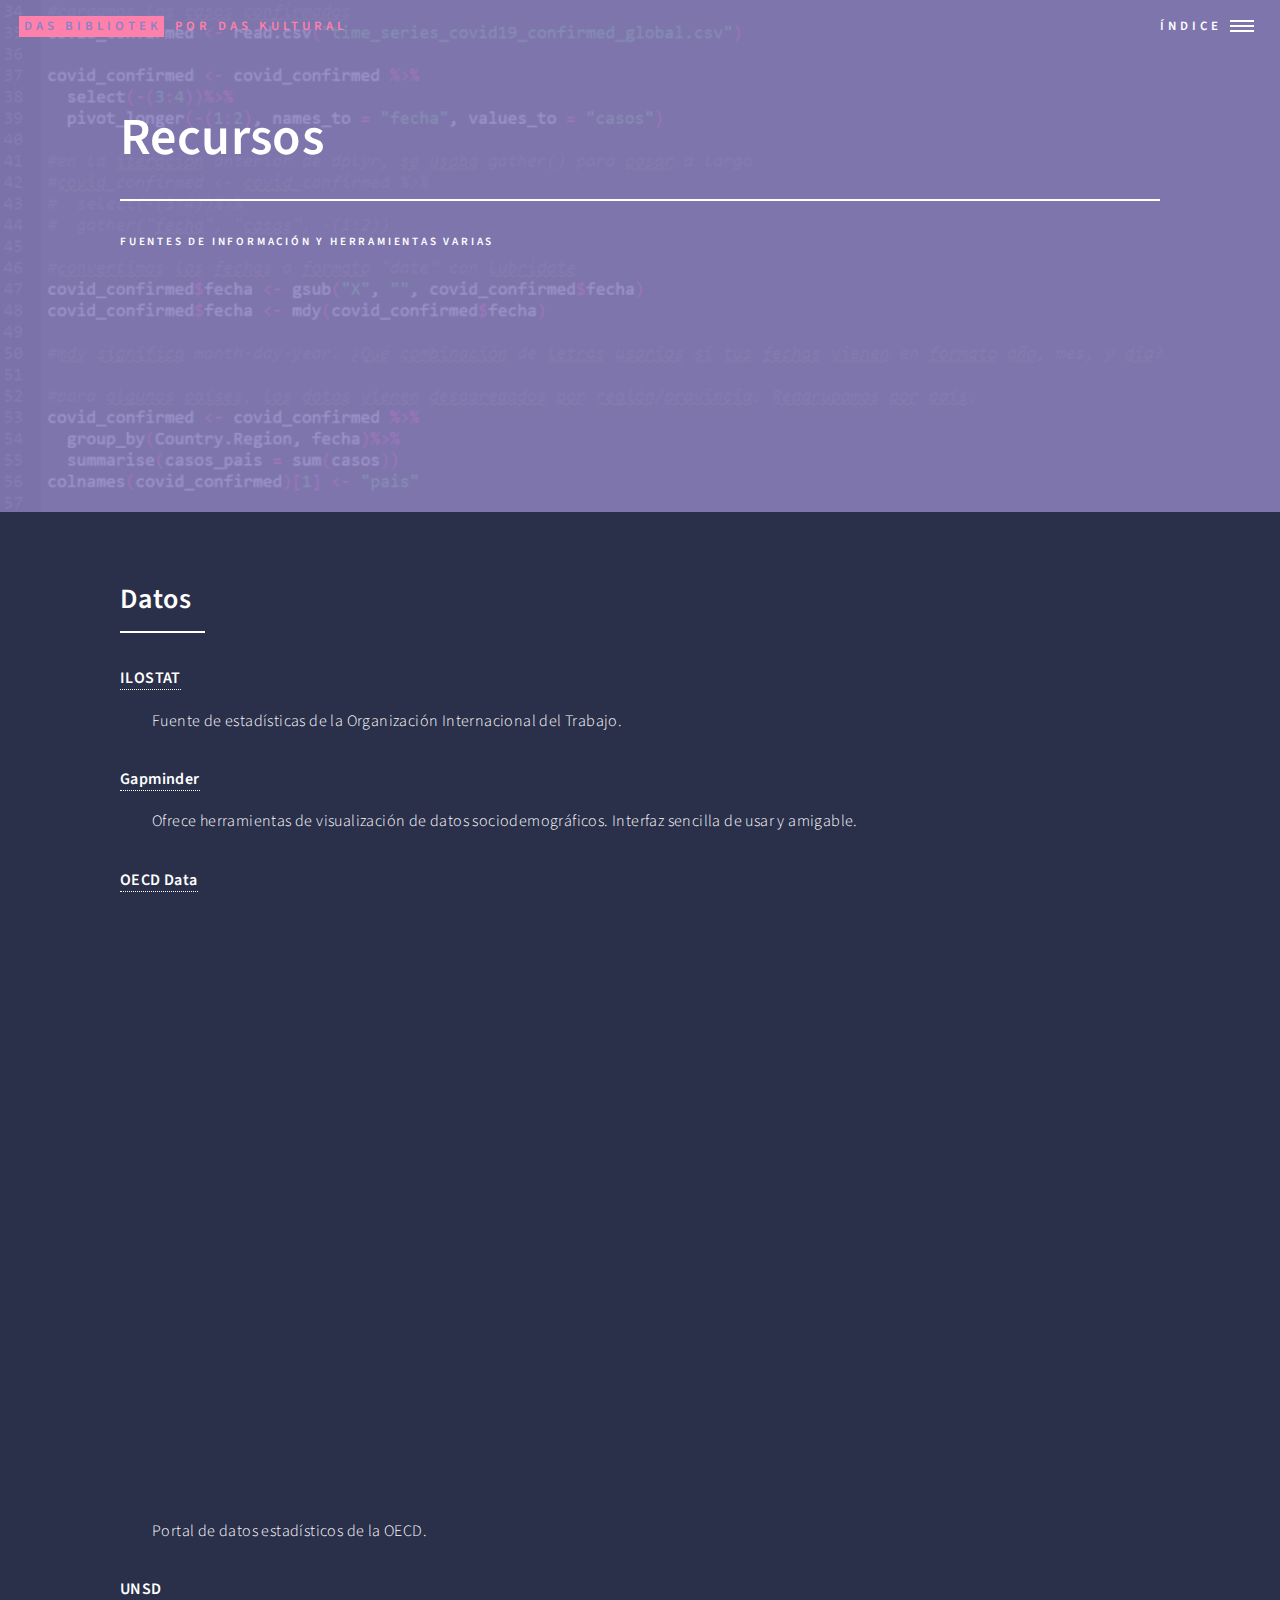
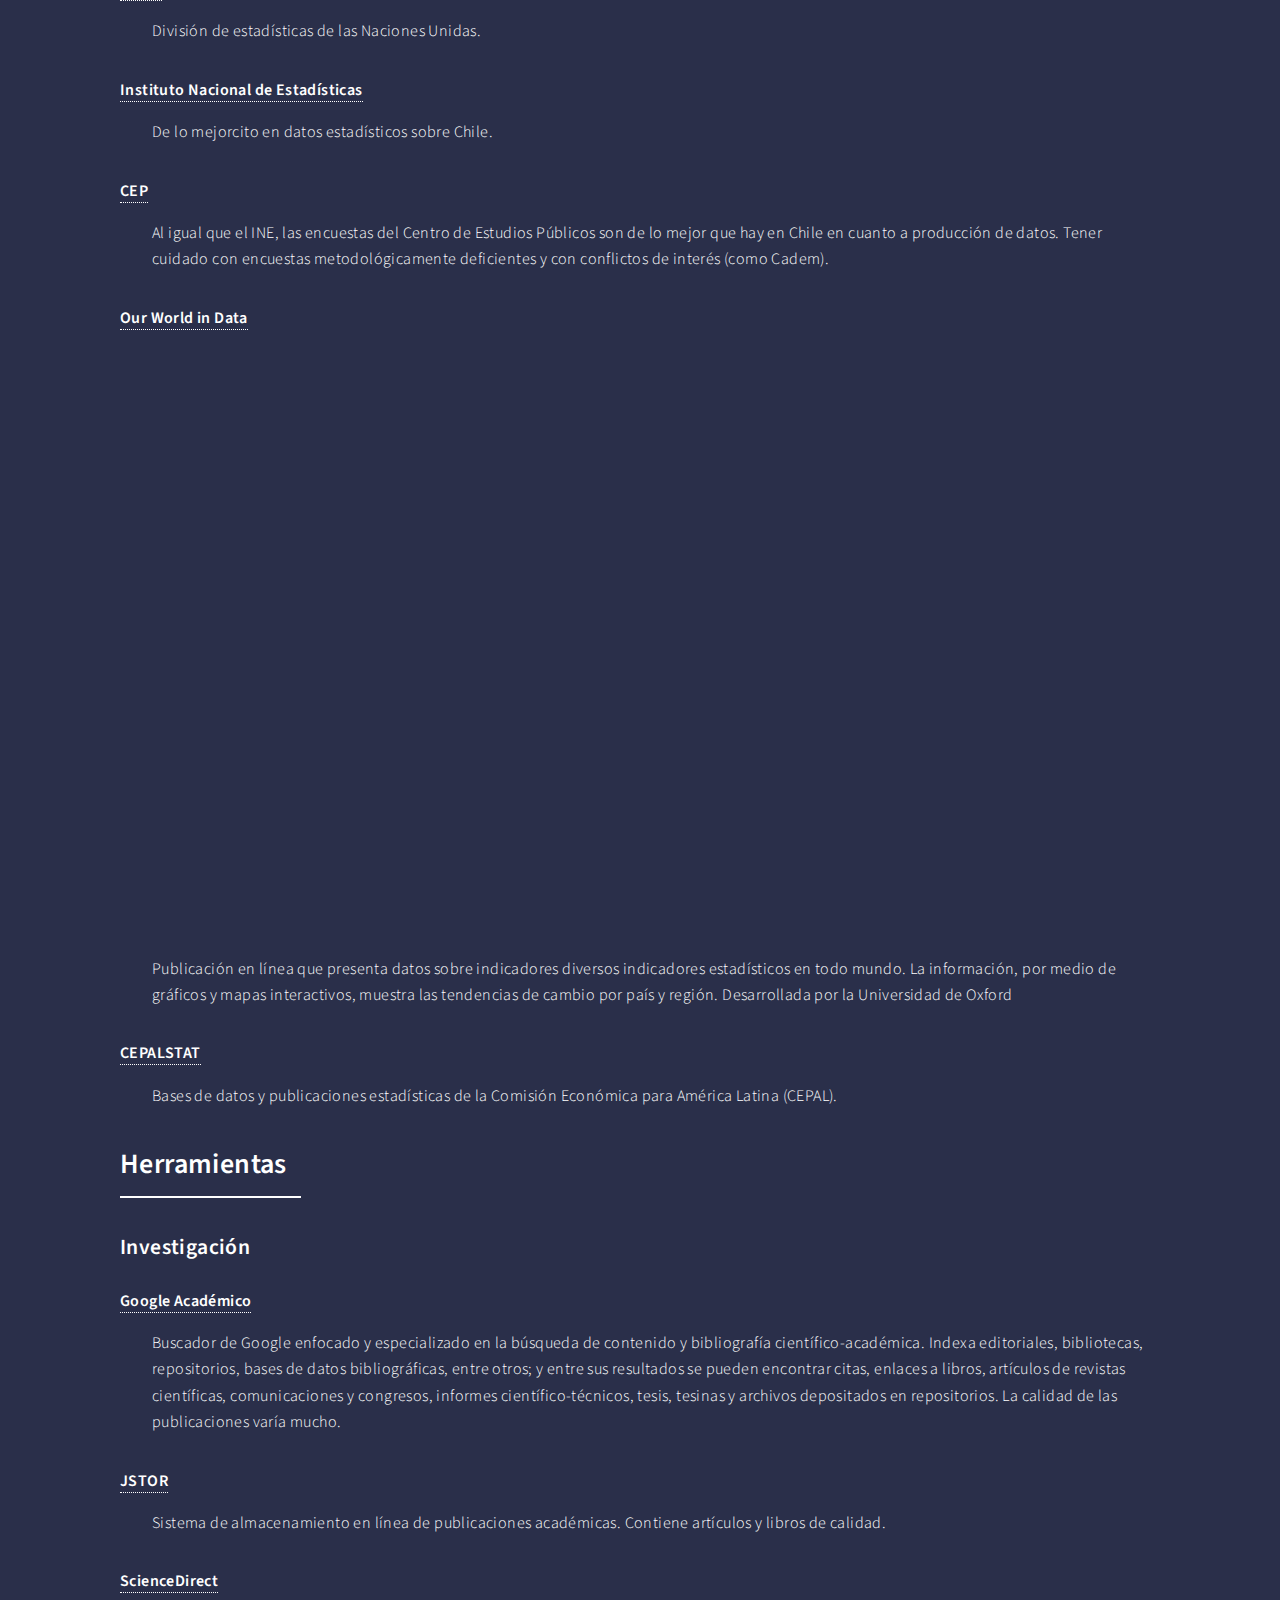
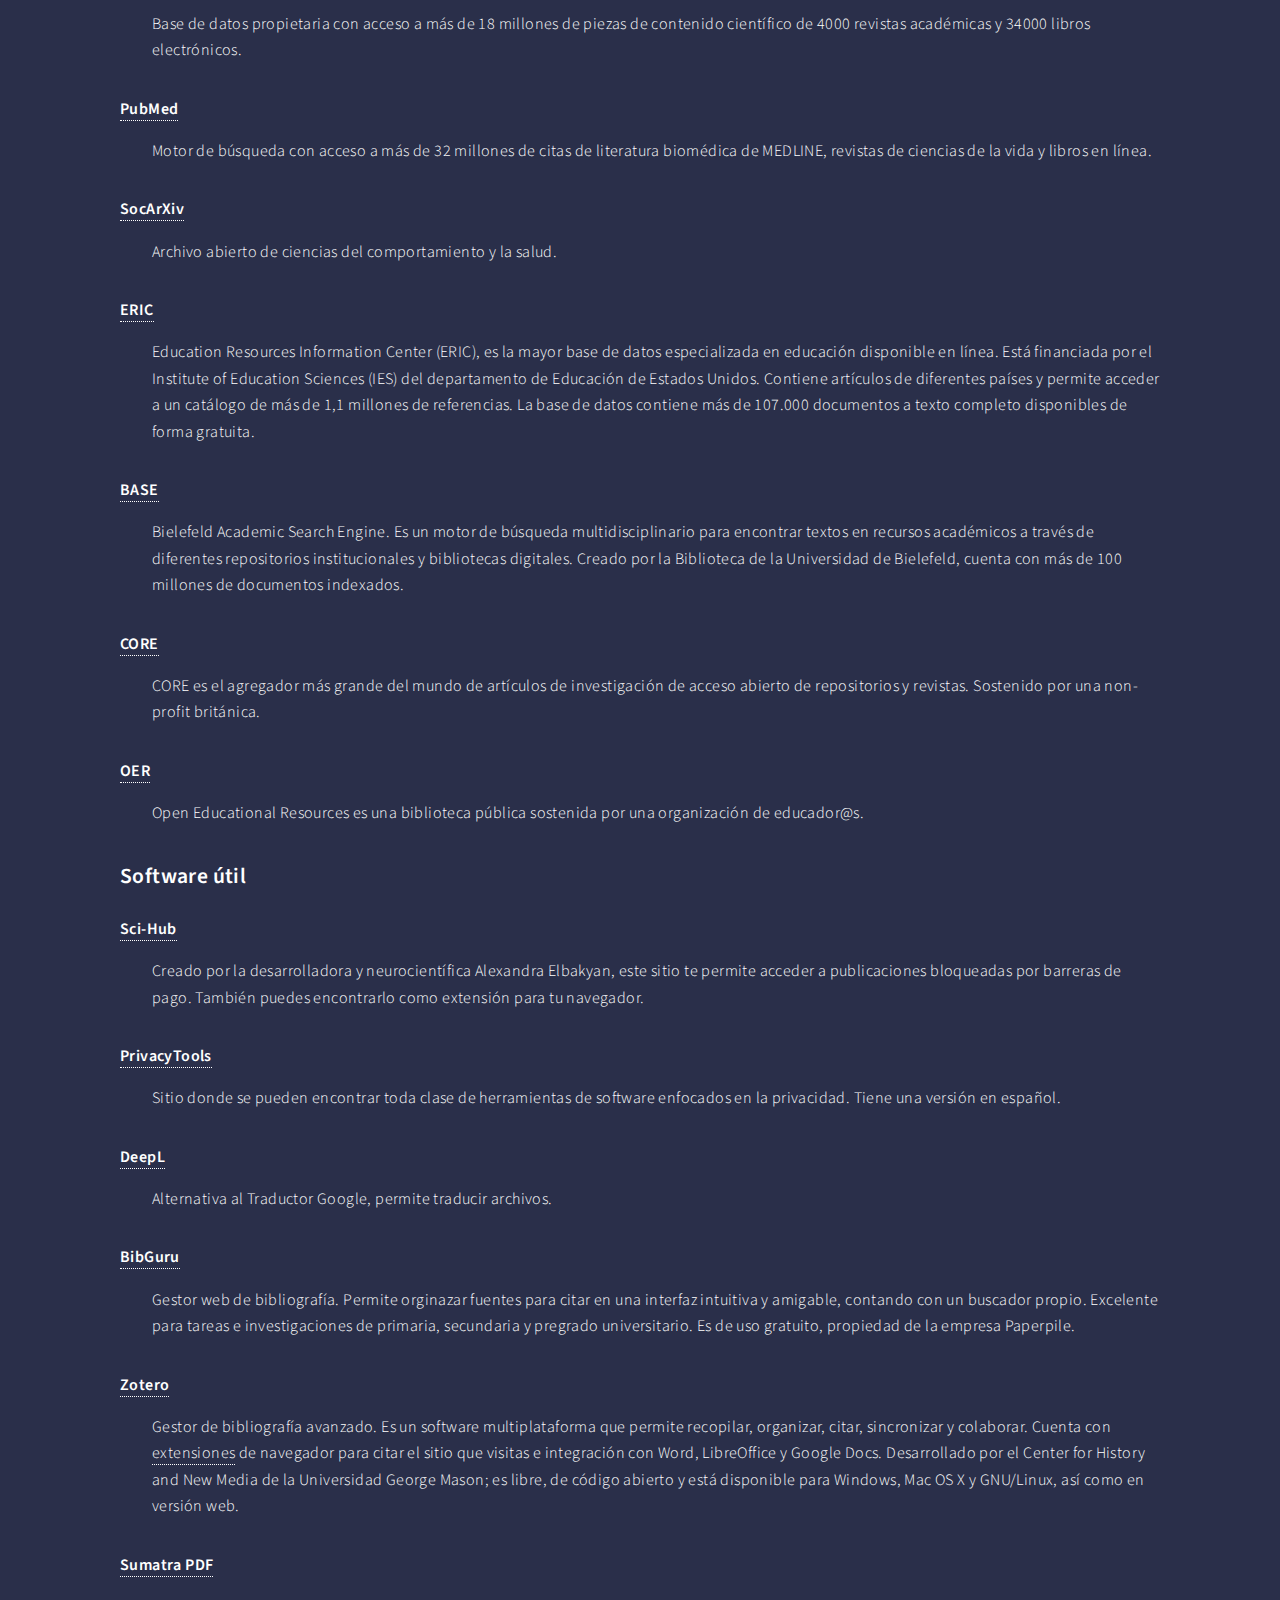
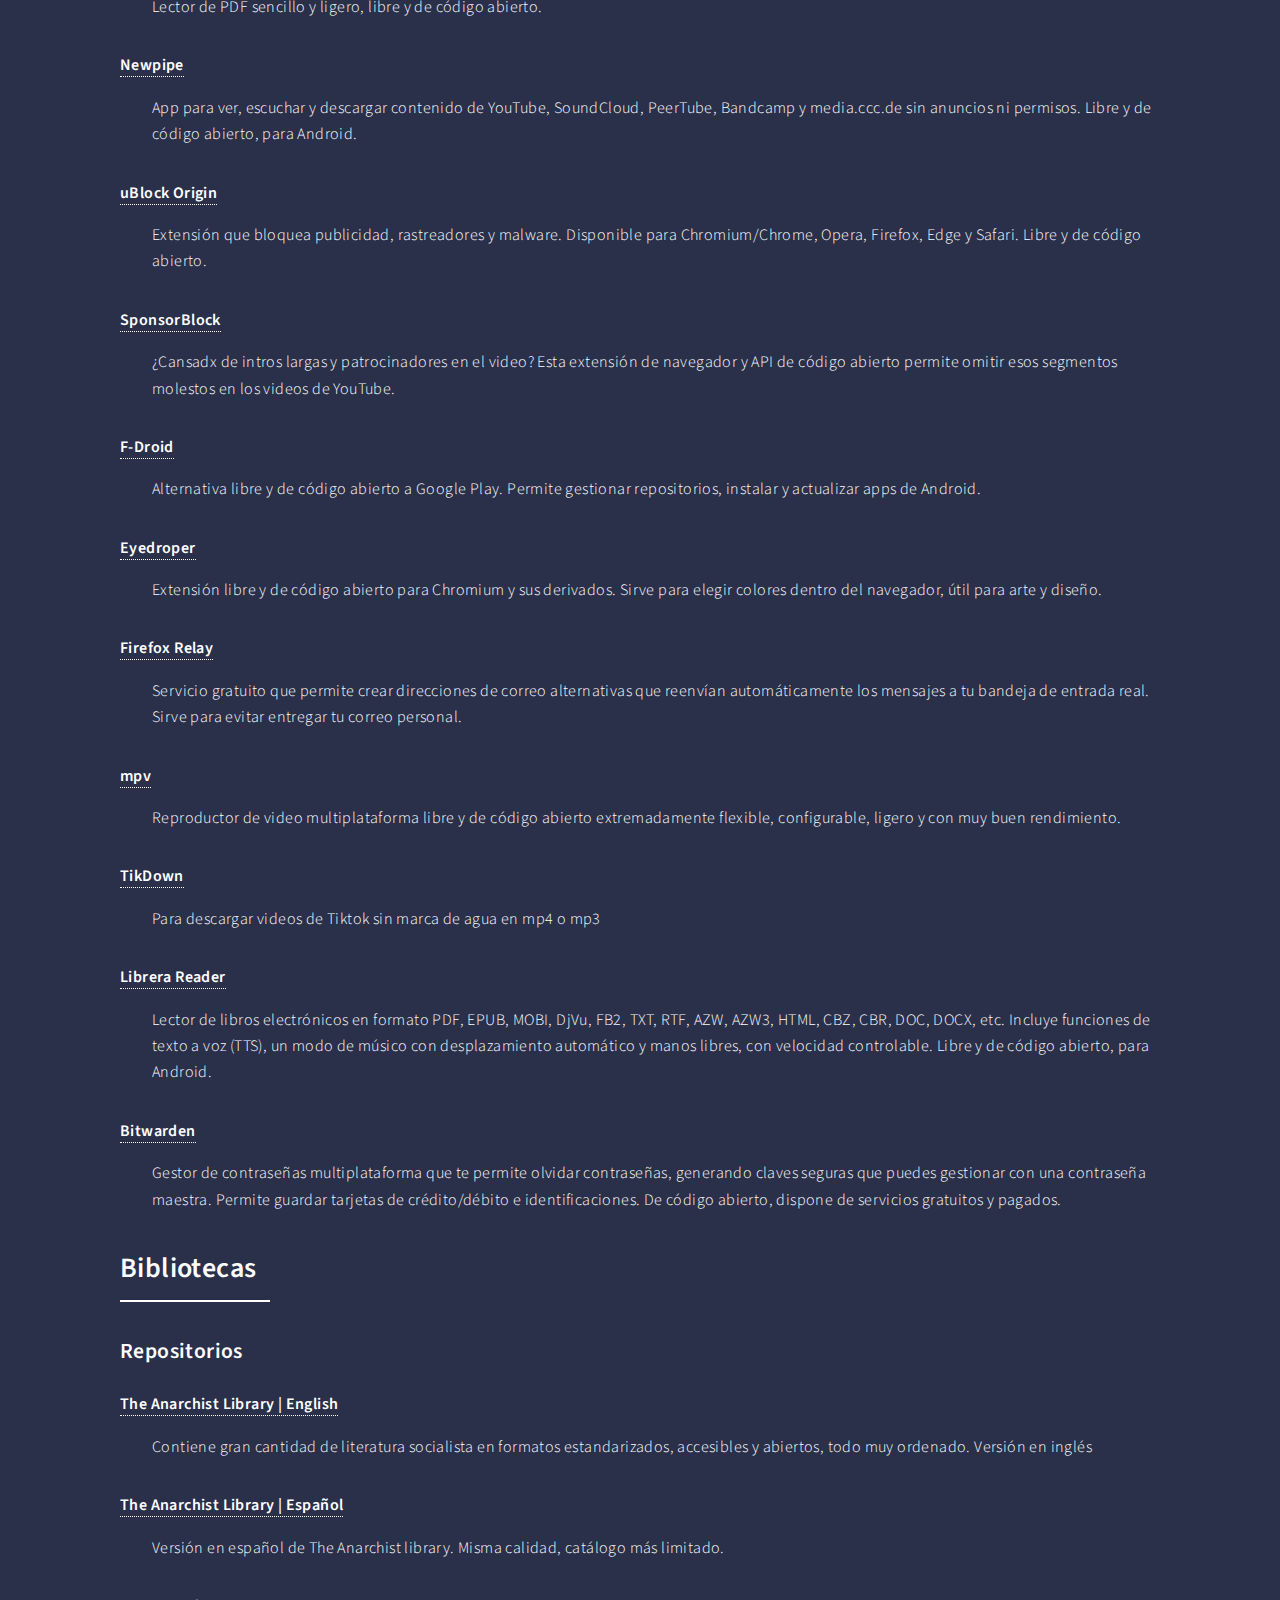
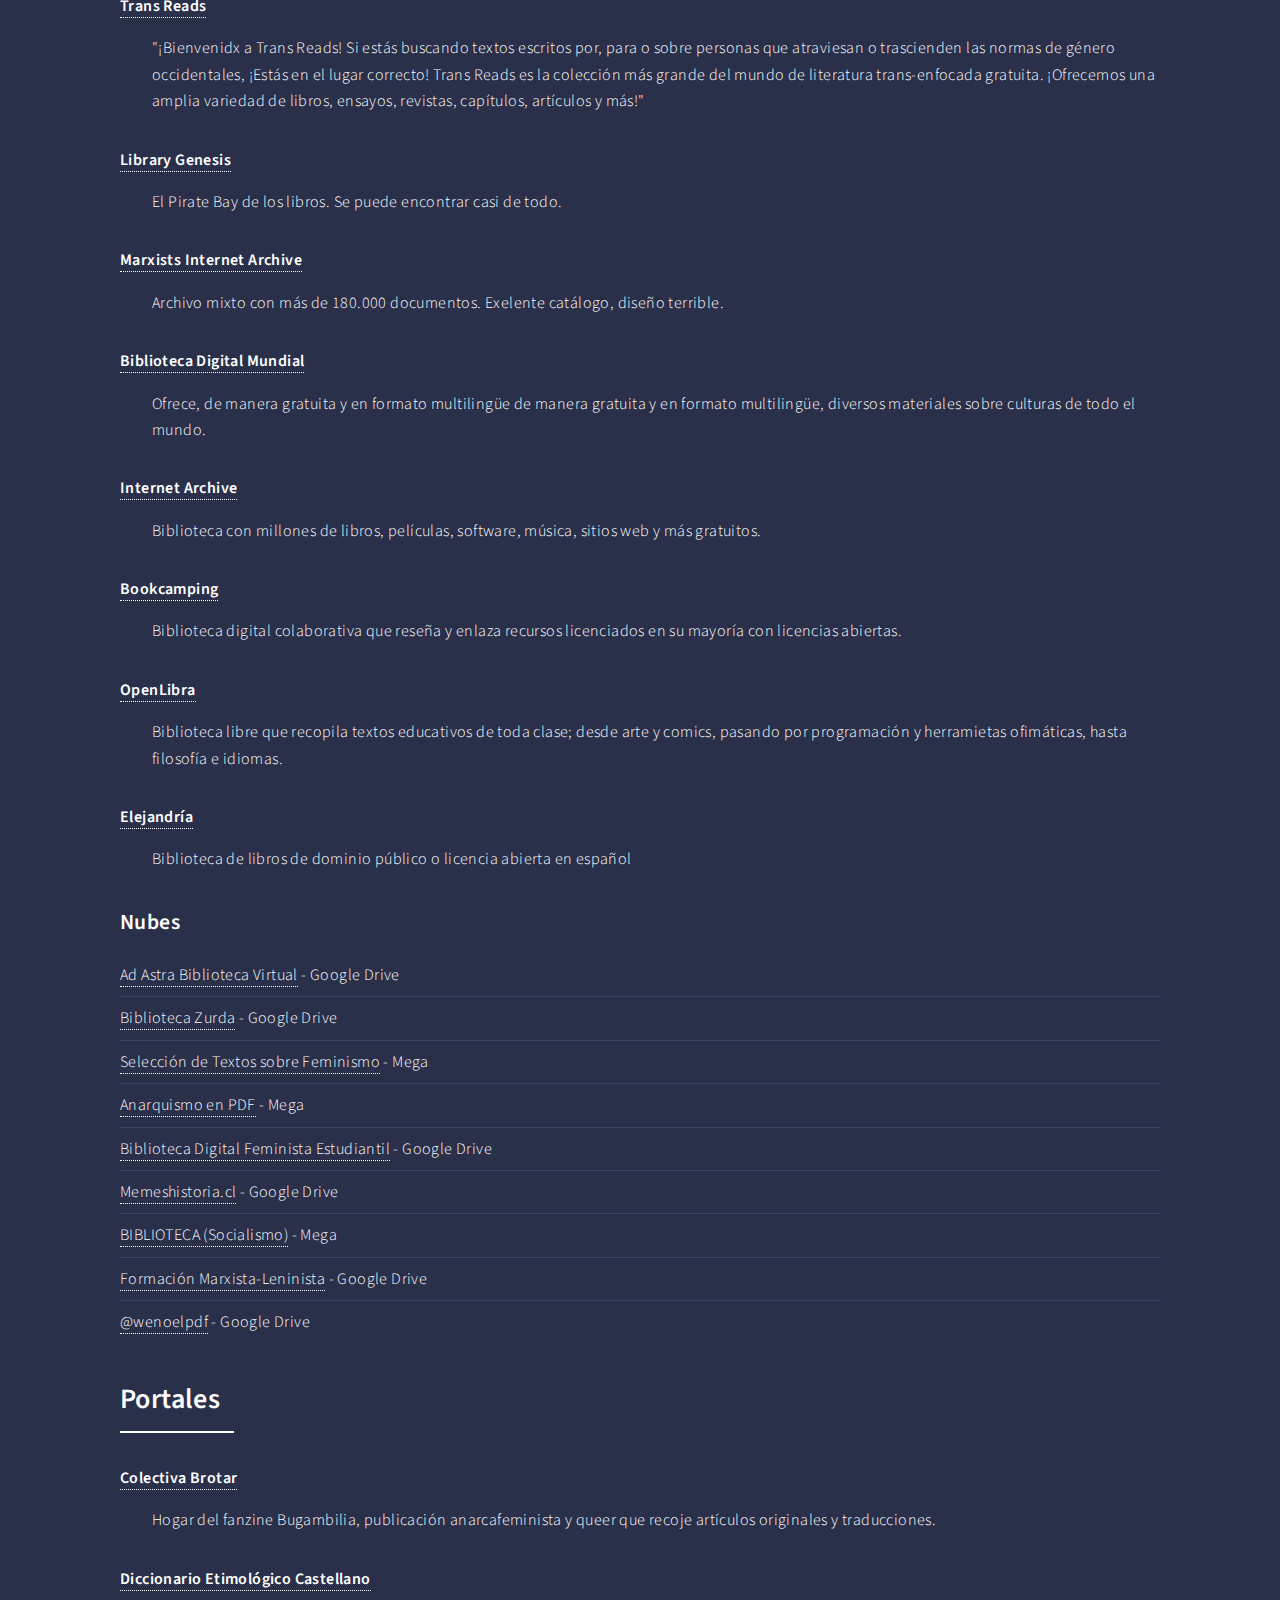
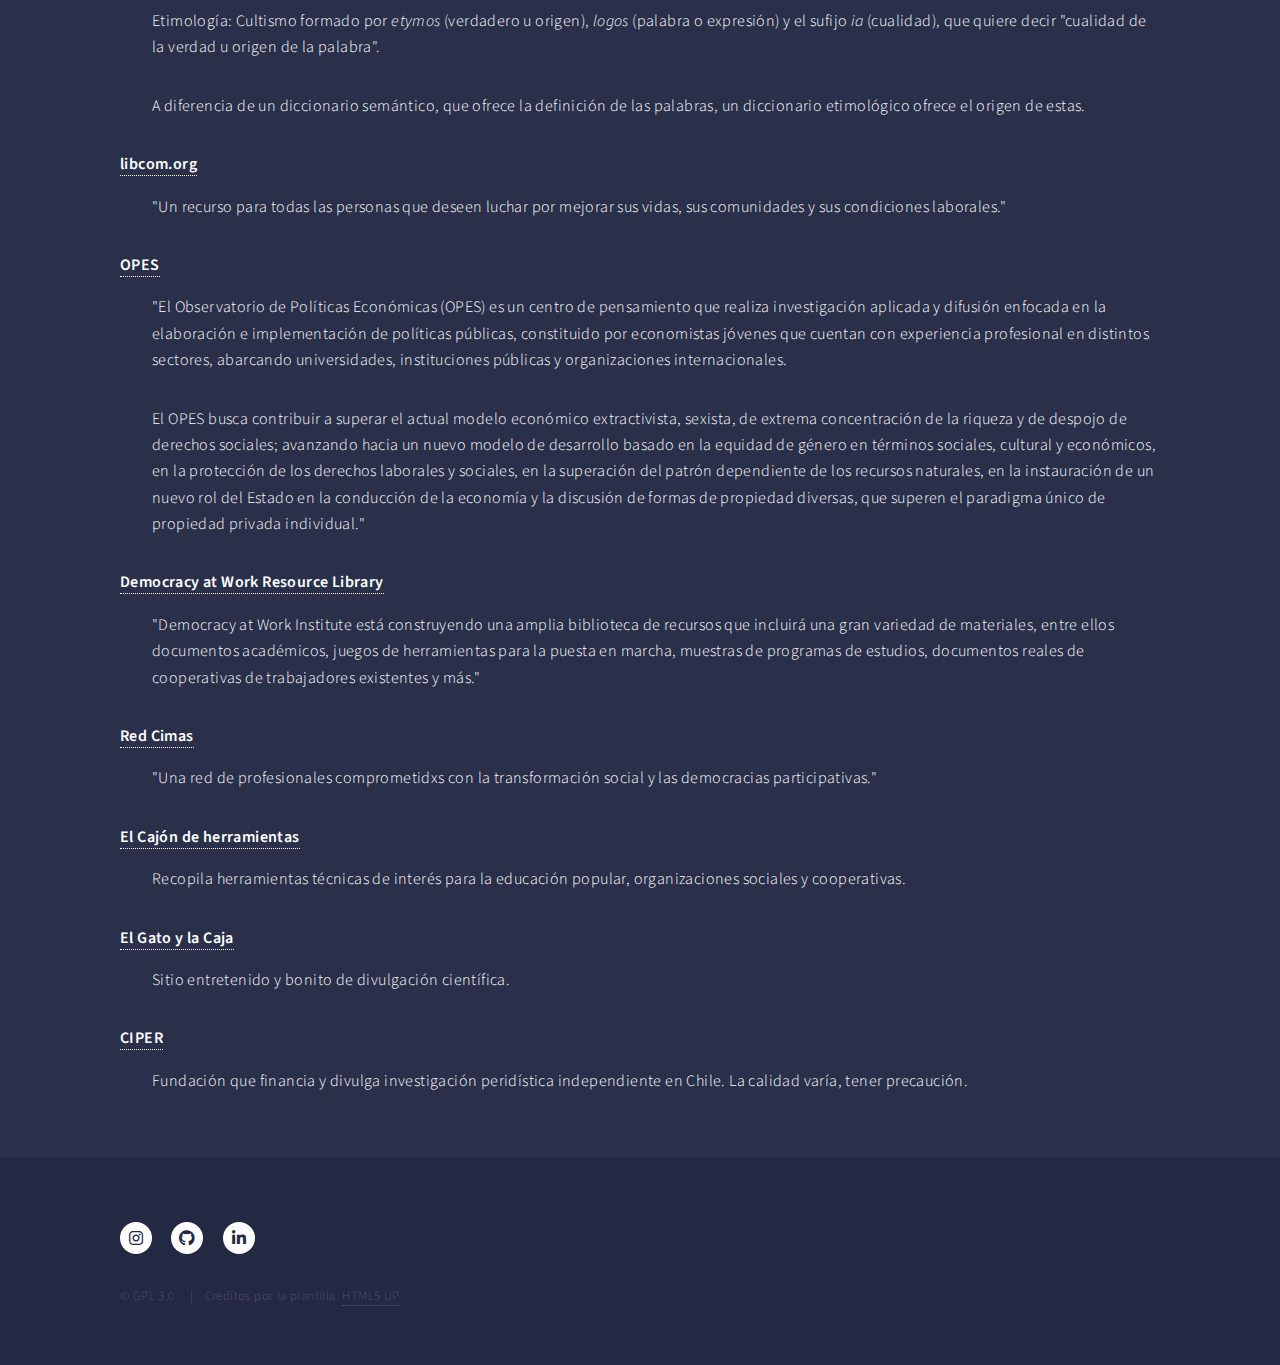
<file: forma.html>
<!DOCTYPE HTML>
<!--
Tema base por HTML UP
-->

<html>

<head>
	<title>Recursos</title>
	<meta charset="utf-8" />
	<meta name="viewport" content="width=device-width, initial-scale=1, user-scalable=no" />
	<link rel="stylesheet" href="assets/css/main.css" />
	<noscript>
		<link rel="stylesheet" href="assets/css/noscript.css" />
	</noscript>
</head>

<body class="is-preload">

	<!-- Wrapper -->
	<div id="wrapper">

		<!-- Header -->
		<!-- Note: The "styleN" class below should match that of the banner element. -->
		<header id="header" class="alt style2">
			<a href="index.html" class="logo"><strong>Das Bibliotek</strong> <span>por Das Kultural</span></a>
			<nav>
				<a href="#menu">índice</a>
			</nav>
		</header>

		<!-- Menu -->
		<nav id="menu">
			<ul class="links">
				<li><a href="index.html">Inicio</a></li>
				<li><a href="boomer.html">Lecturas clásicas</a></li>
				<li><a href="zoomer.html">Lecturas contemporáneas</a></li>
				<li><a href="nefli.html">Audiovisual</a></li>
				<li><a href="dastv.html">Canales</a></li>
				<li><a href="forma.html">Recursos</a></li>
				<li><a href="biblio.html">Biblioteca</a></li>
				<li><a href="creditos.html">Créditos</a></li>
			</ul>
		</nav>

		<!-- Banner -->
		<!-- Note: The "styleN" class below should match that of the header element. -->
		<section id="banner" class="style2">
			<div class="inner">
				<span class="image">
					<picture>
						<source srcset="images/pic07d.webp" type="image/webp">
						<img src="images/pic07d.jpg" alt="">
					</picture>
				</span>
				<header class="major">
					<h1>Recursos</h1>
				</header>
				<div class="content">
					<p>Fuentes de información y herramientas varias</p>
				</div>
			</div>
		</section>

		<!-- Main -->
		<div id="main">

			<!-- One -->
			<section id="one">
				<div class="inner">
					<header class="major">
						<h2>Datos</h2>
					</header>
					<dl>
						<dt><a href="https://ilostat.ilo.org/es/">ILOSTAT</a></dt>
						<dd>
							<p>Fuente de estadísticas de la Organización Internacional del Trabajo.</p>
						<dt><a href="https://www.gapminder.org/">Gapminder</a></dt>
						<dd>
							<p>Ofrece herramientas de visualización de datos sociodemográficos. Interfaz sencilla de
								usar y amigable.</p>

						<dt><a href="https://data.oecd.org/home/">OECD Data</a></dt>
						<dd>

							<iframe src="https://data.oecd.org/chart/6k3E"
								style="width: 100%; height: 600px; border: 0px none"><a
									href="https://data.oecd.org/chart/6k3E" target="_blank">OECD Chart: Hours worked,
									Total, Hours/worker, Annual, 2019</a></iframe>

							<p>Portal de datos estadísticos de la OECD.</p>
						<dt><a href="https://unstats.un.org/home/">UNSD</a></dt>
						<dd>
							<p>División de estadísticas de las Naciones Unidas.</p>
						<dt><a href="https://www.ine.cl/">Instituto Nacional de Estadísticas</a></dt>
						<dd>
							<p>De lo mejorcito en datos estadísticos sobre Chile. </p>
						<dt><a href="https://www.cepchile.cl/">CEP</a></dt>
						<dd>
							<p>Al igual que el INE, las encuestas del Centro de Estudios Públicos son de lo mejor que
								hay en Chile en cuanto a producción de datos. Tener cuidado con encuestas
								metodológicamente deficientes y con conflictos de interés (como Cadem).</p>
						<dt><a href="https://ourworldindata.org/">Our World in Data</a></dt>
						<dd>

							<iframe
								src="https://ourworldindata.org/explorers/coronavirus-data-explorer?tab=map&zoomToSelection=true&time=7&pickerSort=asc&pickerMetric=location&hideControls=true&Metric=Confirmed+cases&Interval=7-day+rolling+average&Relative+to+Population=true&Align+outbreaks=false"
								loading="lazy" style="width: 100%; height: 600px; border: 0px none;"></iframe>

							<p>Publicación en línea que presenta datos sobre indicadores diversos indicadores
								estadísticos en todo mundo. La información, por medio de
								gráficos y mapas interactivos, muestra las tendencias de cambio por país y región.
								Desarrollada por la Universidad de Oxford</p>

						<dt><a href="https://statistics.cepal.org/portal/cepalstat/index.html?lang=es">CEPALSTAT</a></dt>
						<dd>
							<p>Bases de datos y publicaciones estadísticas de la Comisión Económica para América Latina (CEPAL).</p>

					</dl>

				<div class="inner">
					<header class="major">
						<h2>Herramientas</h2>
					</header>
					<h3>Investigación</h3>
					<dl>
						<dt><a href="https://scholar.google.es/">Google Académico</a></dt>
						<dd>
							<p>Buscador de Google enfocado y especializado en la búsqueda de contenido y bibliografía
								científico-académica. Indexa editoriales, bibliotecas, repositorios, bases de datos
								bibliográficas, entre otros; y entre sus resultados se pueden encontrar citas, enlaces a
								libros, artículos de revistas científicas, comunicaciones y congresos, informes
								científico-técnicos, tesis, tesinas y archivos depositados en repositorios. La calidad
								de las publicaciones varía mucho.</p>
						</dd>
						<dt><a href="https://www.jstor.org/">JSTOR</a></dt>
						<dd>
							<p>Sistema de almacenamiento en línea de publicaciones académicas. Contiene artículos y
								libros de calidad.</p>
						</dd>
						<dt><a href="https://www.sciencedirect.com/">ScienceDirect</a></dt>
						<dd>
							<p>Base de datos propietaria con acceso a más de 18 millones de piezas de contenido
								científico de 4000 revistas académicas y 34000 libros electrónicos.</p>
						</dd>
						<dt><a href="https://pubmed.ncbi.nlm.nih.gov/">PubMed</a></dt>
						<dd>
							<p>Motor de búsqueda con acceso a más de 32 millones de citas de literatura biomédica de
								MEDLINE, revistas de ciencias de la vida y libros en línea.</p>
						</dd>
						<dt><a href="https://osf.io/preprints/socarxiv">SocArXiv</a></dt>
						<dd>
							<p>Archivo abierto de ciencias del comportamiento y la salud.</p>
						</dd>
						<dt><a href="https://eric.ed.gov/?">ERIC</a></dt>
						<dd>
							<p>Education Resources Information Center (ERIC), es la mayor base de datos especializada en
								educación disponible en línea. Está financiada por el Institute of Education Sciences
								(IES) del departamento de Educación de Estados Unidos. Contiene artículos de diferentes
								países y permite acceder a un catálogo de más de 1,1 millones de referencias. La base de
								datos contiene más de 107.000 documentos a texto completo disponibles de forma gratuita.
							</p>
						</dd>
						<dt><a href="https://www.base-search.net/">BASE</a></dt>
						<dd>
							<p>Bielefeld Academic Search Engine. Es un motor de búsqueda multidisciplinario para
								encontrar textos en recursos académicos a través de diferentes
								repositorios institucionales y bibliotecas digitales. Creado por la Biblioteca de la
								Universidad de Bielefeld, cuenta con más de 100 millones de documentos indexados.</p>
						</dd>
						<dt><a href="https://core.ac.uk/">CORE</a></dt>
						<dd>
							<p>CORE es el agregador más grande del mundo de artículos de investigación de acceso abierto de repositorios y revistas. Sostenido por una non-profit británica.</p>
						</dd>
						<dt><a href="https://www.oercommons.org/">OER</a></dt>
						<dd>
							<p>Open Educational Resources es una biblioteca pública sostenida por una organización de educador@s.</p>
						</dd>
					</dl>

					<h3>Software útil</h3>
					<dl>
						<dt><a href="https://sci-hub.se/">Sci-Hub</a></dt>
						<dd>
							<p>Creado por la desarrolladora y neurocientífica Alexandra Elbakyan, este sitio
								te permite acceder a publicaciones bloqueadas por barreras de pago. También puedes
								encontrarlo como extensión para tu navegador.</p>
						</dd>
						<dt><a href="https://victorhck.gitlab.io/privacytools-es/">PrivacyTools</a></dt>
						<dd>
							<p>Sitio donde se pueden encontrar toda clase de herramientas de software enfocados en la
								privacidad. Tiene una versión en español.</p>
						</dd>
						<dt><a href="https://www.deepl.com/es/translator">DeepL</a></dt>
						<dd>
							<p>Alternativa al Traductor Google, permite traducir archivos.</p>
						</dd>
						<dt><a href="https://app.bibguru.com/">BibGuru</a></dt>
						<dd>
							<p>Gestor web de bibliografía. Permite orginazar fuentes para citar en una interfaz
								intuitiva y amigable, contando con un buscador propio. Excelente para tareas e
								investigaciones de primaria, secundaria y pregrado universitario. Es de uso gratuito,
								propiedad de la empresa Paperpile.</p>
						</dd>
						<dt><a href="https://www.zotero.org/">Zotero</a></dt>
						<dd>
							<p>Gestor de bibliografía avanzado. Es un software multiplataforma que permite recopilar,
								organizar, citar, sincronizar y colaborar. Cuenta con <a
									href="https://www.zotero.org/download/connectors">extensiones</a> de navegador para
								citar el sitio que visitas e integración con Word, LibreOffice y Google Docs.
								Desarrollado por el Center for History and New Media de la Universidad George Mason; es
								libre, de código abierto y está disponible para Windows, Mac OS X y GNU/Linux, así como
								en versión web.</p>
						</dd>
						<dt><a href="https://www.sumatrapdfreader.org/download-free-pdf-viewer.html">Sumatra PDF</a>
						</dt>
						<dd>
							<p>Lector de PDF sencillo y ligero, libre y de código abierto.</p>
						</dd>
						<dt><a href="https://newpipe.net/">Newpipe</a></dt>
						<dd>
							<p>App para ver, escuchar y descargar contenido de YouTube, SoundCloud, PeerTube, Bandcamp y
								media.ccc.de sin anuncios ni permisos. Libre y de código abierto, para Android.</p>
						</dd>
						<dt><a href="https://github.com/gorhill/uBlock/">uBlock Origin</a></dt>
						<dd>
							<p>Extensión que bloquea publicidad, rastreadores y malware. Disponible para
								Chromium/Chrome, Opera, Firefox, Edge y Safari. Libre y de código abierto.</p>
						</dd>
						<dt><a href="https://sponsor.ajay.app/">SponsorBlock</a></dt>
						<dd>
							<p>¿Cansadx de intros largas y patrocinadores en el video? Esta extensión de navegador y API
								de código abierto permite omitir esos segmentos molestos en los videos de YouTube.</p>
						</dd>
						<dt><a href="https://f-droid.org/es/">F-Droid</a></dt>
						<dd>
							<p>Alternativa libre y de código abierto a Google Play. Permite gestionar
								repositorios, instalar y actualizar apps de Android.</p>
						</dd>
						<dt><a href="https://eyedropper.org/">Eyedroper</a></dt>
						<dd>
							<p>Extensión libre y de código abierto para Chromium y sus derivados. Sirve para elegir colores dentro del
								navegador, útil para arte y diseño.</p>
						</dd>
						<dt><a href="https://relay.firefox.com/">Firefox Relay</a></dt>
						<dd>
							<p>Servicio gratuito que permite crear direcciones de correo alternativas que reenvían
								automáticamente los mensajes a tu bandeja de entrada real. Sirve para evitar entregar tu
								correo personal.
						</dd>
						<dt><a href="https://mpv.io/">mpv</a></dt>
						<dd>
							<p>Reproductor de video multiplataforma libre y de código abierto extremadamente flexible, configurable, ligero y con muy buen rendimiento.
						</dd>
						<dt><a href="https://tikdown.org/es">TikDown</a></dt>
						<dd>
							<p>Para descargar videos de Tiktok sin marca de agua en mp4 o mp3</p>
						</dd>
						<dt><a href="https://f-droid.org/es/packages/com.foobnix.pro.pdf.reader/">Librera Reader</a></dt>
						<dd>
							<p>Lector de libros electrónicos en formato PDF, EPUB, MOBI, DjVu, FB2, TXT, RTF, AZW, AZW3, HTML, CBZ, CBR, DOC, DOCX, etc. Incluye funciones de texto a voz (TTS), un modo de músico con desplazamiento automático y manos libres, con velocidad controlable. Libre y de código abierto, para Android.</p>
						</dd>
						<dt><a href="https://bitwarden.com/">Bitwarden</a></dt>
						<dd>
							<p>Gestor de contraseñas multiplataforma que te permite olvidar contraseñas, generando claves seguras que puedes gestionar con una contraseña maestra. Permite guardar tarjetas de crédito/débito e identificaciones. De código abierto, dispone de servicios gratuitos y pagados.</p>
						</dd>
					</dl>
				</div>

			<div class="inner">
				<header class="major">
					<h2>Bibliotecas</h2>
				</header>

				<h3>Repositorios</h3>

				<dl>
					<dt><a href="https://theanarchistlibrary.org/special/index">The Anarchist Library | English</a>
					</dt>
					<dd>
						<p>Contiene gran cantidad de literatura socialista en formatos estandarizados, accesibles y
							abiertos, todo muy ordenado. Versión en inglés</p>
					</dd>
					<dt><a href="https://es.theanarchistlibrary.org/special/index">The Anarchist Library |
							Español</a></dt>
					<dd>
						<p>Versión en español de The Anarchist library. Misma calidad, catálogo más limitado.</p>
					<dt><a href="https://transreads.org/">Trans Reads</a></dt>
						<dd>
							<p>"¡Bienvenidx a Trans Reads! Si estás buscando textos escritos por, para o sobre personas que atraviesan o trascienden las normas de género occidentales, ¡Estás en el lugar correcto! Trans Reads es la colección más grande del mundo de literatura trans-enfocada gratuita. ¡Ofrecemos una amplia variedad de libros, ensayos, revistas, capítulos, artículos y más!"</p>
					</dd>
					<dt><a href="http://libgen.rs/">Library Genesis</a></dt>
					<dd>
						<p>El Pirate Bay de los libros. Se puede encontrar casi de todo.</p>

					<dt><a href="https://www.marxists.org/index-mobiles.htm">Marxists Internet Archive</a></dt>
						<dd>
							<p>Archivo mixto con más de 180.000 documentos. Exelente catálogo, diseño terrible.</p>	
					</dd>
					<dt><a href="https://www.wdl.org/es/">Biblioteca Digital Mundial</a></dt>
					<dd>
						<p>Ofrece, de manera gratuita y en formato multilingüe de manera gratuita y en formato
							multilingüe, diversos materiales sobre culturas de todo el mundo.</p>
					</dd>
					<dt><a href="https://archive.org/">Internet Archive</a></dt>
					<dd>
						<p>Biblioteca con millones de libros, películas, software, música, sitios web y más
							gratuitos.</p>
					</dd>
					<dt><a href="https://bookcamping.cc/">Bookcamping</a></dt>
					<dd>
						<p>Biblioteca digital colaborativa que reseña y enlaza recursos licenciados en su mayoría
							con licencias abiertas.</p>
					<dt><a href="https://openlibra.com/es/">OpenLibra</a></dt>
					<dd>
						<p>Biblioteca libre que recopila textos educativos de toda clase; desde arte y comics,
							pasando por programación y herramietas ofimáticas, hasta filosofía e idiomas.</p>
					</dd>
					<dt><a href="https://www.elejandria.com/">Elejandría</a></dt>
					<dd>
						<p>Biblioteca de libros de dominio público o licencia abierta en español</p>
					</dd>
					<h3>Nubes</h3>
					<ul class="alt">
						<li><a href="https://drive.google.com/drive/u/0/folders/1RbNDFPV8WGef33_HGJr4xM9_F8ECuj3z">Ad
								Astra Biblioteca Virtual</a> - Google Drive</li>
						<li><a href="https://drive.google.com/drive/u/0/folders/17oH-XLOHXprLu4zPPydNZG3z93fJ0pom">Biblioteca
								Zurda</a> - Google Drive</li>
						<li><a href="https://mega.nz/folder/Q88zDI7R#mqdVvrp619BDg5xV6VcMUQ">Selección de Textos
								sobre Feminismo</a> - Mega</li>
						<li><a href="https://mega.nz/folder/9QJlnJiC#h6-Lg_XOnsfNQ_yqB0D6hA">Anarquismo en PDF</a> -
							Mega</li>
						<li><a
								href="https://drive.google.com/drive/u/0/folders/0BzHWSGwgpVq_YVBWUFVURzUxbmMhttps://drive.google.com/drive/u/0/folders/0BzHWSGwgpVq_YVBWUFVURzUxbmM">Biblioteca
								Digital Feminista Estudiantil</a> - Google Drive</li>
						<li><a
								href="https://drive.google.com/drive/u/0/folders/1HGArgL-ETOSCF3iDaO7hXa_XlGbTc3fC">Memeshistoria.cl</a>
							- Google Drive</li>
						<li><a href="https://mega.nz/folder/VcQzUCQT#QHSETE8Wr84rQ2xglkLNDw">BIBLIOTECA
								(Socialismo)</a> - Mega</li>
						<li><a href="https://drive.google.com/drive/u/0/folders/1XfWgOd0xITxiku80wXt9AaiO1Jzt7WQf">Formación
								Marxista-Leninista</a> - Google Drive</li>
						<li><a
								href="https://drive.google.com/drive/u/0/folders/1XL6Nu5dY_V0-Lop2JDx4LWsS0a8OFcD5">@wenoelpdf</a>
							- Google Drive</li>

					</ul>
				</dl>
			</div>	

			<div class="inner">
				<header class="major">
					<h2>Portales</h2>
				</header>
				<dl>
					<dt><a href="https://editorialiskra.wordpress.com/">Colectiva Brotar</a></dt>
					<dd>
						<p>Hogar del fanzine Bugambilia, publicación anarcafeminista y queer que recoje artículos originales y traducciones.</p>
					</dd>
					<dt><a href="http://etimologias.dechile.net/">Diccionario Etimológico Castellano</a></dt>
					<dd>
						<p>Etimología: Cultismo formado por <i>etymos</i> (verdadero u origen), <i>logos</i>
							(palabra o expresión) y el sufijo <i>ia</i> (cualidad), que quiere decir "cualidad de la
							verdad u origen de la palabra".
						<p> A diferencia de un diccionario semántico, que ofrece
							la definición de las palabras, un diccionario etimológico ofrece el origen de estas.
						</p>
					</dd>
					<dt><a href="https://libcom.org/">libcom.org</a></dt>
					<dd>
						<p>"Un recurso para todas las personas que deseen luchar por mejorar sus vidas, sus
							comunidades y sus condiciones laborales."</p>
					</dd>
					<dt><a href="https://www.opeschile.com/">OPES</a></dt>
					<dd>
						<p>"El Observatorio de Políticas Económicas (OPES) es un centro de pensamiento que realiza
							investigación aplicada y difusión enfocada en la elaboración e implementación de
							políticas públicas, constituido por economistas jóvenes que cuentan con experiencia
							profesional en distintos sectores, abarcando universidades, instituciones públicas y
							organizaciones internacionales.
						<p>
							El OPES busca contribuir a superar el actual modelo económico extractivista,
							sexista, de extrema concentración de la riqueza y de despojo de derechos sociales;
							avanzando hacia un nuevo modelo de desarrollo basado en la equidad de género en
							términos sociales, cultural y económicos, en la protección de los derechos laborales
							y sociales, en la superación del patrón dependiente de los recursos naturales, en la
							instauración de un nuevo rol del Estado en la conducción de la economía y la
							discusión de formas de propiedad diversas, que superen el paradigma único de
							propiedad privada individual."</p>
					</dd>
					<dt><a href="https://institute.coop/resources">Democracy at Work Resource Library</a></dt>
					<dd>
						<p>"Democracy at Work Institute está construyendo una amplia biblioteca de recursos que
							incluirá una gran variedad de materiales, entre ellos documentos académicos, juegos de
							herramientas para la puesta en marcha, muestras de programas de estudios, documentos
							reales de cooperativas de trabajadores existentes y más."</p>
					</dd>
					<dt><a href="https://www.redcimas.org/">Red Cimas</a></dt>
					<dd>
						<p>"Una red de profesionales comprometidxs con la transformación social y las democracias
							participativas."</p>
					</dd>
					<dt><a href="http://cajondeherramientas.com.ar/">El Cajón de herramientas</a></dt>
					<dd>
						<p>Recopila herramientas técnicas de interés para la educación popular, organizaciones
							sociales y cooperativas.</p>
					</dd>
					<dt><a href="https://elgatoylacaja.com/investigacion">El Gato y la Caja</a></dt>
					<dd>
						<p>Sitio entretenido y bonito de divulgación científica.</p>
					</dd>
					<dt><a href="https://www.ciperchile.cl/">CIPER</a></dt>
						<dd>
							<p>Fundación que financia y divulga investigación peridística independiente en Chile. La calidad varía, tener
								precaución.</p>
				</dl>
		
		</div>
		</section>
	</div>



		<!-- Footer -->
		<footer id="footer">
			<div class="inner">
				<ul class="icons">
					<li><a href="https://www.instagram.com/das_kultural/" class="icon brands alt fa-instagram"><span
								class="label">Instagram</span></a></li>
					<li><a href="https://github.com/daskultural/daskultural.github.io"
							class="icon brands alt fa-github"><span class="label">GitHub</span></a></li>
					<li><a href="https://www.linkedin.com/in/das-kultural-124b9a202"
							class="icon brands alt fa-linkedin-in"><span class="label">GitHub</span></a></li>
				</ul>
				<ul class="copyright">
					<li>&copy; GPL 3.0</li>
					<li>Créditos por la plantilla: <a href="https://html5up.net">HTML5 UP</a></li>
				</ul>
			</div>
		</footer>
	</div>

	<!-- Scripts -->
	<script src="assets/js/jquery.min.js"></script>
	<script src="assets/js/jquery.scrolly.min.js"></script>
	<script src="assets/js/jquery.scrollex.min.js"></script>
	<script src="assets/js/browser.min.js"></script>
	<script src="assets/js/breakpoints.min.js"></script>
	<script src="assets/js/util.js"></script>
	<script src="assets/js/main.js"></script>

</body>

</html>
</file>
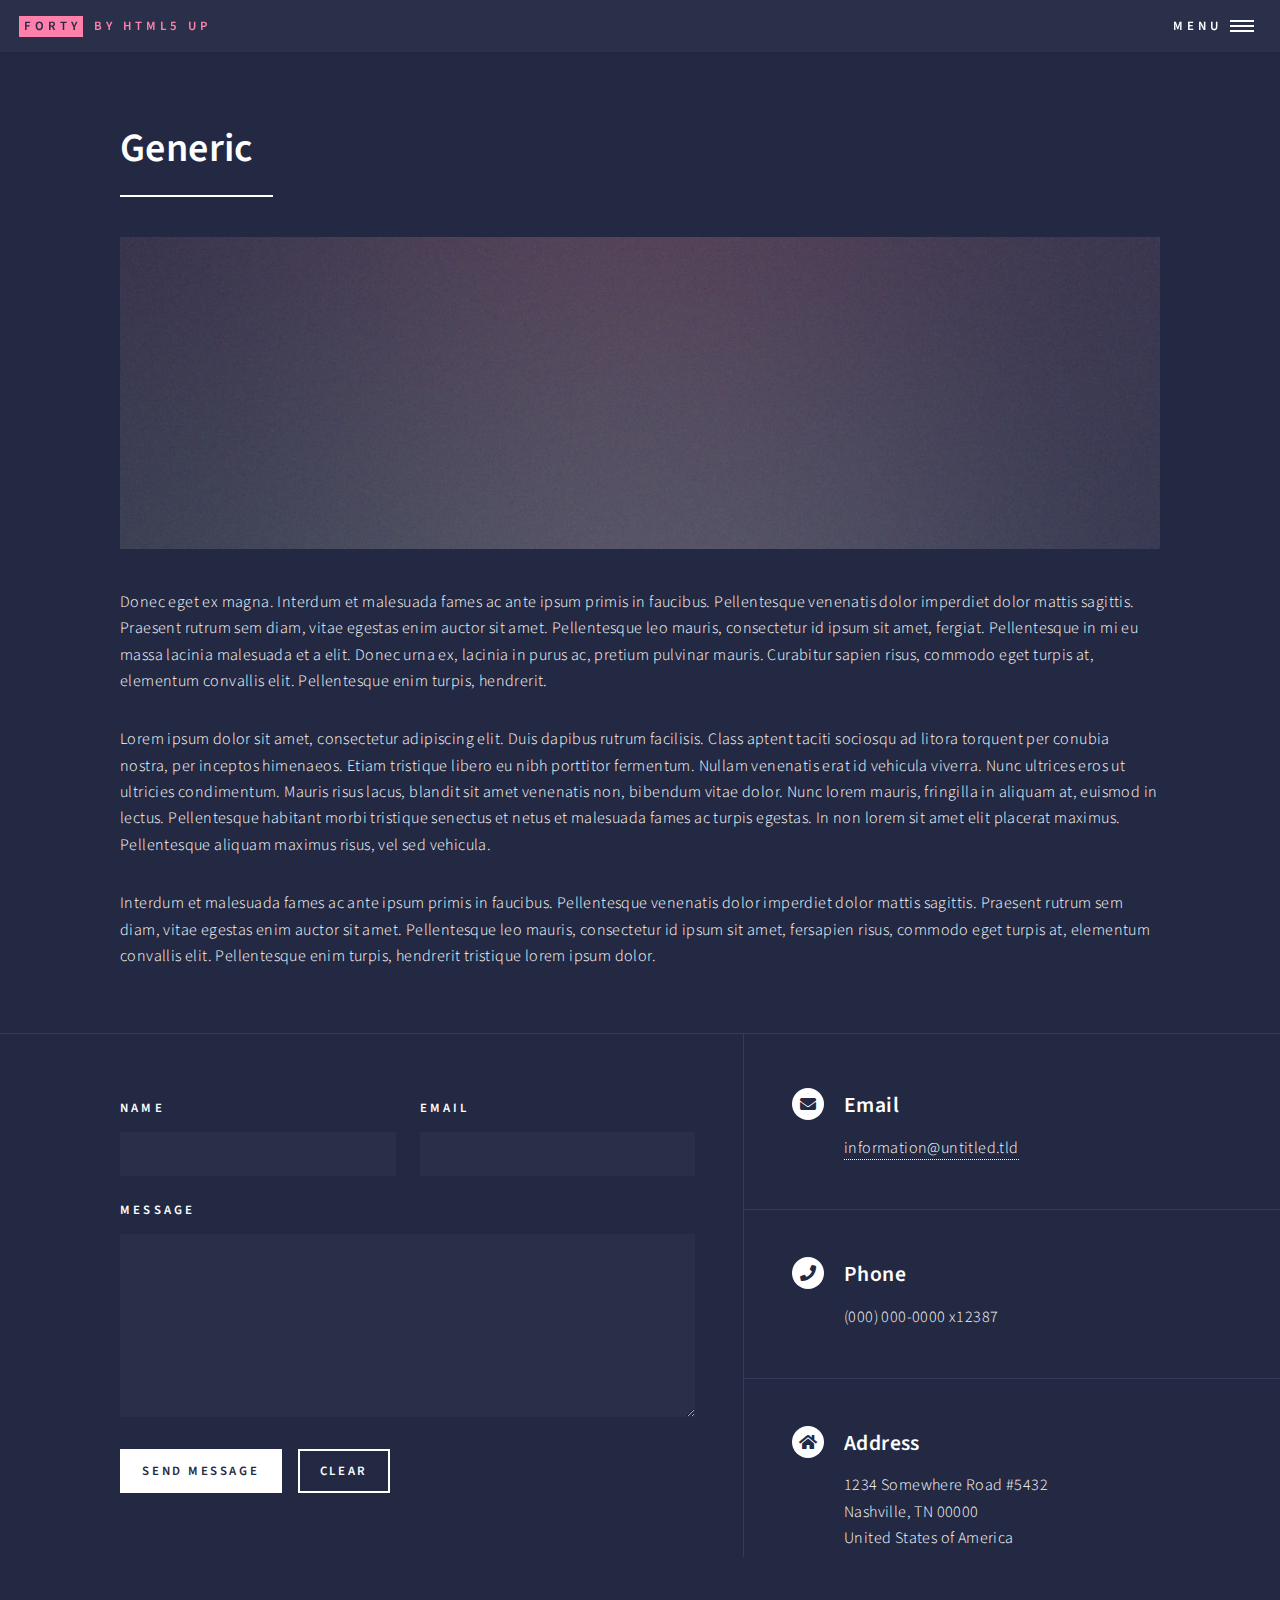
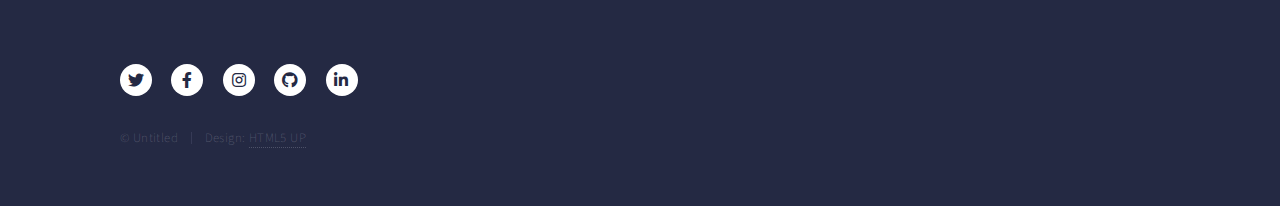
<file: generic.html>
<!DOCTYPE HTML>
<!--
	Forty by HTML5 UP
	html5up.net | @ajlkn
	Free for personal and commercial use under the CCA 3.0 license (html5up.net/license)
-->
<html>
	<head>
		<title>Generic - Forty by HTML5 UP</title>
		<meta charset="utf-8" />
		<meta name="viewport" content="width=device-width, initial-scale=1, user-scalable=no" />
		<link rel="stylesheet" href="assets/css/main.css" />
		<noscript><link rel="stylesheet" href="assets/css/noscript.css" /></noscript>
	</head>
	<body class="is-preload">

		<!-- Wrapper -->
			<div id="wrapper">

				<!-- Header -->
					<header id="header">
						<a href="index.html" class="logo"><strong>Forty</strong> <span>by HTML5 UP</span></a>
						<nav>
							<a href="#menu">Menu</a>
						</nav>
					</header>

				<!-- Menu -->
					<nav id="menu">
						<ul class="links">
							<li><a href="index.html">Home</a></li>
							<li><a href="landing.html">Landing</a></li>
							<li><a href="generic.html">Generic</a></li>
							<li><a href="elements.html">Elements</a></li>
						</ul>
						<ul class="actions stacked">
							<li><a href="#" class="button primary fit">Get Started</a></li>
							<li><a href="#" class="button fit">Log In</a></li>
						</ul>
					</nav>

				<!-- Main -->
					<div id="main" class="alt">

						<!-- One -->
							<section id="one">
								<div class="inner">
									<header class="major">
										<h1>Generic</h1>
									</header>
									<span class="image main"><img src="images/pic11.jpg" alt="" /></span>
									<p>Donec eget ex magna. Interdum et malesuada fames ac ante ipsum primis in faucibus. Pellentesque venenatis dolor imperdiet dolor mattis sagittis. Praesent rutrum sem diam, vitae egestas enim auctor sit amet. Pellentesque leo mauris, consectetur id ipsum sit amet, fergiat. Pellentesque in mi eu massa lacinia malesuada et a elit. Donec urna ex, lacinia in purus ac, pretium pulvinar mauris. Curabitur sapien risus, commodo eget turpis at, elementum convallis elit. Pellentesque enim turpis, hendrerit.</p>
									<p>Lorem ipsum dolor sit amet, consectetur adipiscing elit. Duis dapibus rutrum facilisis. Class aptent taciti sociosqu ad litora torquent per conubia nostra, per inceptos himenaeos. Etiam tristique libero eu nibh porttitor fermentum. Nullam venenatis erat id vehicula viverra. Nunc ultrices eros ut ultricies condimentum. Mauris risus lacus, blandit sit amet venenatis non, bibendum vitae dolor. Nunc lorem mauris, fringilla in aliquam at, euismod in lectus. Pellentesque habitant morbi tristique senectus et netus et malesuada fames ac turpis egestas. In non lorem sit amet elit placerat maximus. Pellentesque aliquam maximus risus, vel sed vehicula.</p>
									<p>Interdum et malesuada fames ac ante ipsum primis in faucibus. Pellentesque venenatis dolor imperdiet dolor mattis sagittis. Praesent rutrum sem diam, vitae egestas enim auctor sit amet. Pellentesque leo mauris, consectetur id ipsum sit amet, fersapien risus, commodo eget turpis at, elementum convallis elit. Pellentesque enim turpis, hendrerit tristique lorem ipsum dolor.</p>
								</div>
							</section>

					</div>

				<!-- Contact -->
					<section id="contact">
						<div class="inner">
							<section>
								<form method="post" action="#">
									<div class="fields">
										<div class="field half">
											<label for="name">Name</label>
											<input type="text" name="name" id="name" />
										</div>
										<div class="field half">
											<label for="email">Email</label>
											<input type="text" name="email" id="email" />
										</div>
										<div class="field">
											<label for="message">Message</label>
											<textarea name="message" id="message" rows="6"></textarea>
										</div>
									</div>
									<ul class="actions">
										<li><input type="submit" value="Send Message" class="primary" /></li>
										<li><input type="reset" value="Clear" /></li>
									</ul>
								</form>
							</section>
							<section class="split">
								<section>
									<div class="contact-method">
										<span class="icon solid alt fa-envelope"></span>
										<h3>Email</h3>
										<a href="#">information@untitled.tld</a>
									</div>
								</section>
								<section>
									<div class="contact-method">
										<span class="icon solid alt fa-phone"></span>
										<h3>Phone</h3>
										<span>(000) 000-0000 x12387</span>
									</div>
								</section>
								<section>
									<div class="contact-method">
										<span class="icon solid alt fa-home"></span>
										<h3>Address</h3>
										<span>1234 Somewhere Road #5432<br />
										Nashville, TN 00000<br />
										United States of America</span>
									</div>
								</section>
							</section>
						</div>
					</section>

				<!-- Footer -->
					<footer id="footer">
						<div class="inner">
							<ul class="icons">
								<li><a href="#" class="icon brands alt fa-twitter"><span class="label">Twitter</span></a></li>
								<li><a href="#" class="icon brands alt fa-facebook-f"><span class="label">Facebook</span></a></li>
								<li><a href="#" class="icon brands alt fa-instagram"><span class="label">Instagram</span></a></li>
								<li><a href="#" class="icon brands alt fa-github"><span class="label">GitHub</span></a></li>
								<li><a href="#" class="icon brands alt fa-linkedin-in"><span class="label">LinkedIn</span></a></li>
							</ul>
							<ul class="copyright">
								<li>&copy; Untitled</li><li>Design: <a href="https://html5up.net">HTML5 UP</a></li>
							</ul>
						</div>
					</footer>

			</div>

		<!-- Scripts -->
			<script src="assets/js/jquery.min.js"></script>
			<script src="assets/js/jquery.scrolly.min.js"></script>
			<script src="assets/js/jquery.scrollex.min.js"></script>
			<script src="assets/js/browser.min.js"></script>
			<script src="assets/js/breakpoints.min.js"></script>
			<script src="assets/js/util.js"></script>
			<script src="assets/js/main.js"></script>

	</body>
</html>
</file>
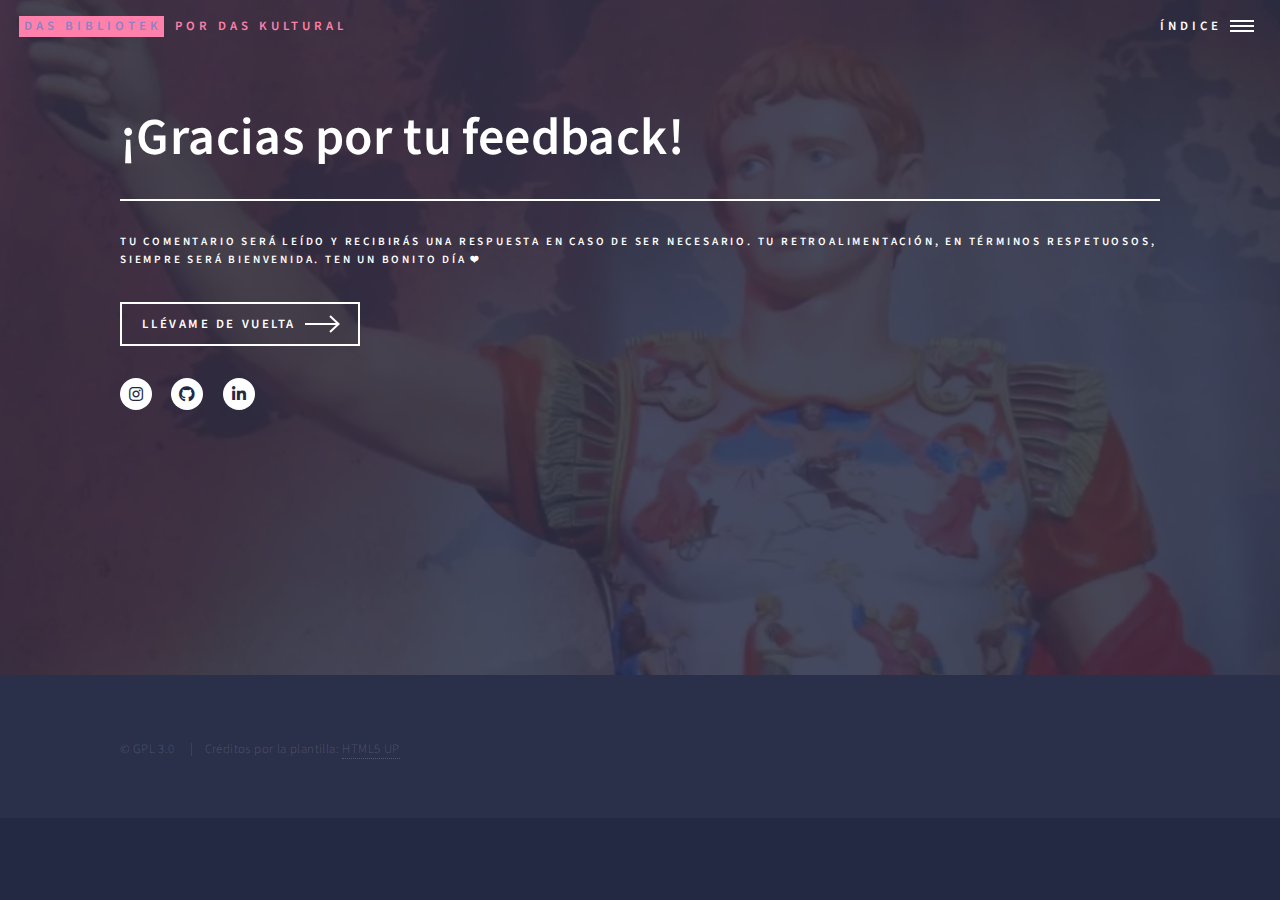
<file: graciasuwu.html>
<!DOCTYPE HTML>
<!--
Tema base por HTML UP
-->
<html>

<head>
	<title>Gracias</title>
	<meta charset="utf-8" />
	<link rel="apple-touch-icon" sizes="180x180" href="images/apple-touch-icon.png">
	<link rel="icon" type="image/png" sizes="32x32" href="images/favicon-32x32.png">
	<link rel="icon" type="image/png" sizes="16x16" href="images/favicon-16x16.png">
	<link rel="manifest" href="manifest.webmanifest">
	<meta name="apple-mobile-web-app-status-bar" content="#242943">
	<meta name="theme-color" content="#242943">
	<meta name="viewport" content="width=device-width, initial-scale=1, user-scalable=no" />
	<link rel="stylesheet" href="assets/css/main.css" />
	<noscript>
		<link rel="stylesheet" href="assets/css/noscript.css" /></noscript>
</head>

<body class="is-preload">

	<!-- Wrapper -->
	<div id="wrapper">

		<!-- Header -->
		<!-- Note: The "styleN" class below should match that of the banner element. -->
		<header id="header" class="alt style2">
			<a href="index.html" class="logo"><strong>Das Bibliotek</strong> <span>por Das Kultural</span></a>
			<nav>
				<a href="#menu">índice</a>
			</nav>
		</header>

		<!-- Menu -->
		<nav id="menu">
			<ul class="links">
				<li><a href="index.html">Inicio</a></li>
				<li><a href="boomer.html">Lecturas clásicas</a></li>
				<li><a href="zoomer.html">Lecturas contemporáneas</a></li>
				<li><a href="nefli.html">Audiovisual</a></li>
				<li><a href="dastv.html">Canales</a></li>
				<li><a href="forma.html">Recursos</a></li>
				<li><a href="biblio.html">Biblioteca</a></li>
				<li><a href="creditos.html">Créditos</a></li>
			</ul>
		</nav>

		<!-- Banner -->
		<!-- Note: The "styleN" class below should match that of the header element. -->

		<section id="banner" class="major">
			<div class="inner">
				<header class="major">
					<h1>¡Gracias por tu feedback!</h1>
				</header>
				<div class="content">
					<p>Tu comentario será leído y recibirás una respuesta en caso de ser necesario. Tu
						retroalimentación, en términos respetuosos, siempre será bienvenida. Ten un bonito día  &#x2764;</p>
							</div> </p> <ul class="actions">
							<li><a href="https://daskultural.github.io/index.html" class="button next scrolly">Llévame
									de vuelta</a></li>
							</ul>
							<ul class="icons">
								<li><a href="https://www.instagram.com/das_kultural/"
										class="icon brands alt fa-instagram"><span class="label">Instagram</span></a>
								</li>
								<li><a href="https://github.com/daskultural/daskultural.github.io"
										class="icon brands alt fa-github"><span class="label">GitHub</span></a></li>
							    <li><a href="https://www.linkedin.com/in/das-kultural-124b9a202"
										class="icon brands alt fa-linkedin-in"><span class="label">GitHub</span></a></li>
							</ul>
				</div>
			</div>
		</section>

		<!-- Main -->
		<div id="main">
			<!-- Footer -->
			<footer id="footer">
				<div class="inner">
					<ul class="copyright">
						<li>&copy; GPL 3.0</li>
						<li>Créditos por la plantilla: <a href="https://html5up.net">HTML5 UP</a></li>
					</ul>
				</div>
			</footer>
		</div>

		<!-- Scripts -->
		<script src="assets/js/jquery.min.js"></script>
		<script src="assets/js/jquery.scrolly.min.js"></script>
		<script src="assets/js/jquery.scrollex.min.js"></script>
		<script src="assets/js/browser.min.js"></script>
		<script src="assets/js/breakpoints.min.js"></script>
		<script src="assets/js/util.js"></script>
		<script src="assets/js/main.js"></script>

</body>

</html>
</file>
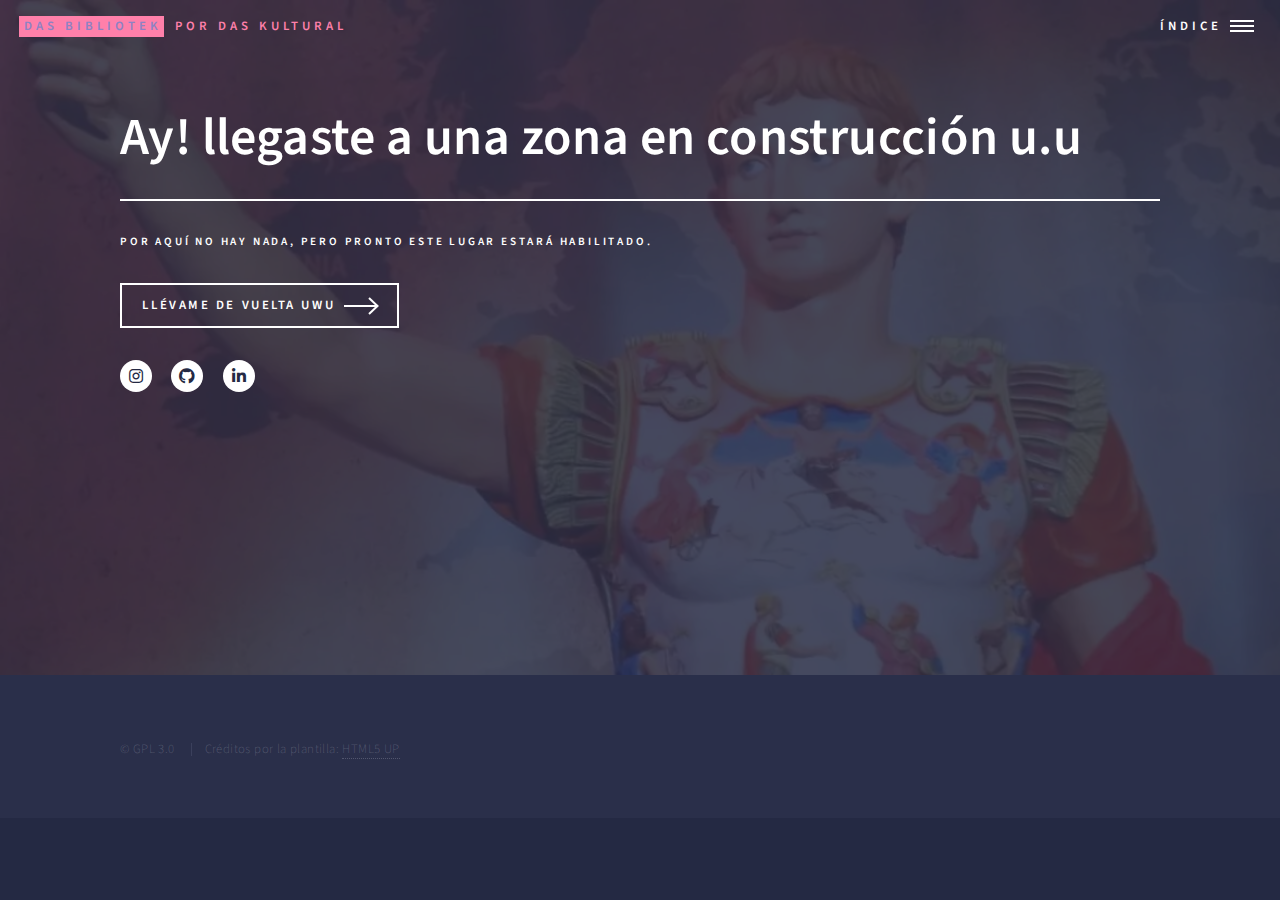
<file: landing.html>
<!DOCTYPE HTML>
<!--
Tema base por HTML UP
-->
<html>

<head>
	<title>Landing</title>
	<meta charset="utf-8" />
	<link rel="apple-touch-icon" sizes="180x180" href="images/apple-touch-icon.png">
	<link rel="icon" type="image/png" sizes="32x32" href="images/favicon-32x32.png">
	<link rel="icon" type="image/png" sizes="16x16" href="images/favicon-16x16.png">
	<link rel="manifest" href="manifest.webmanifest">
	<meta name="apple-mobile-web-app-status-bar" content="#242943">
	<meta name="theme-color" content="#242943">
	<meta name="viewport" content="width=device-width, initial-scale=1, user-scalable=no" />
	<link rel="stylesheet" href="assets/css/main.css" />
	<noscript>
		<link rel="stylesheet" href="assets/css/noscript.css" /></noscript>
</head>

<body class="is-preload">

	<!-- Wrapper -->
	<div id="wrapper">

		<!-- Header -->
		<!-- Note: The "styleN" class below should match that of the banner element. -->
		<header id="header" class="alt style2">
			<a href="index.html" class="logo"><strong>Das Bibliotek</strong> <span>por Das Kultural</span></a>
			<nav>
				<a href="#menu">índice</a>
			</nav>
		</header>

		<!-- Menu -->
		<nav id="menu">
			<ul class="links">
				<li><a href="index.html">Inicio</a></li>
				<li><a href="boomer.html">Lecturas clásicas</a></li>
				<li><a href="zoomer.html">Lecturas contemporáneas</a></li>
				<li><a href="nefli.html">Audiovisual</a></li>
				<li><a href="dastv.html">Canales</a></li>
				<li><a href="forma.html">Recursos</a></li>
				<li><a href="biblio.html">Biblioteca</a></li>
				<li><a href="creditos.html">Créditos</a></li>
			</ul>
		</nav>

		<!-- Banner -->
		<!-- Note: The "styleN" class below should match that of the header element. -->

		<section id="banner" class="major">
			<div class="inner">
				<header class="major">
					<h1>Ay! llegaste a una zona en construcción u.u </h1>
				</header>
				<div class="content">
					<p>Por aquí no hay nada, pero pronto este lugar estará habilitado.</p>
				</div>
				</p>
				<ul class="actions">
					<li><a href="https://daskultural.github.io/index.html" class="button next scrolly">Llévame de vuelta
							uwu</a></li>
				</ul>
				<ul class="icons">
					<li><a href="https://www.instagram.com/das_kultural/" class="icon brands alt fa-instagram"><span
								class="label">Instagram</span></a></li>
					<li><a href="https://github.com/daskultural/daskultural.github.io"
							class="icon brands alt fa-github"><span class="label">GitHub</span></a></li>
							<li><a href="https://www.linkedin.com/in/das-kultural-124b9a202"
								class="icon brands alt fa-linkedin-in"><span class="label">GitHub</span></a></li>
				</ul>
			</div>
	</div>
	</section>

	<!-- Main -->
	<div id="main">
		<!-- Footer -->
		<footer id="footer">
			<div class="inner">
				<ul class="copyright">
					<li>&copy; GPL 3.0</li>
					<li>Créditos por la plantilla: <a href="https://html5up.net">HTML5 UP</a></li>
				</ul>
			</div>
		</footer>
	</div>

	<!-- Scripts -->
	<script src="assets/js/jquery.min.js"></script>
	<script src="assets/js/jquery.scrolly.min.js"></script>
	<script src="assets/js/jquery.scrollex.min.js"></script>
	<script src="assets/js/browser.min.js"></script>
	<script src="assets/js/breakpoints.min.js"></script>
	<script src="assets/js/util.js"></script>
	<script src="assets/js/main.js"></script>

</body>

</html>
</file>
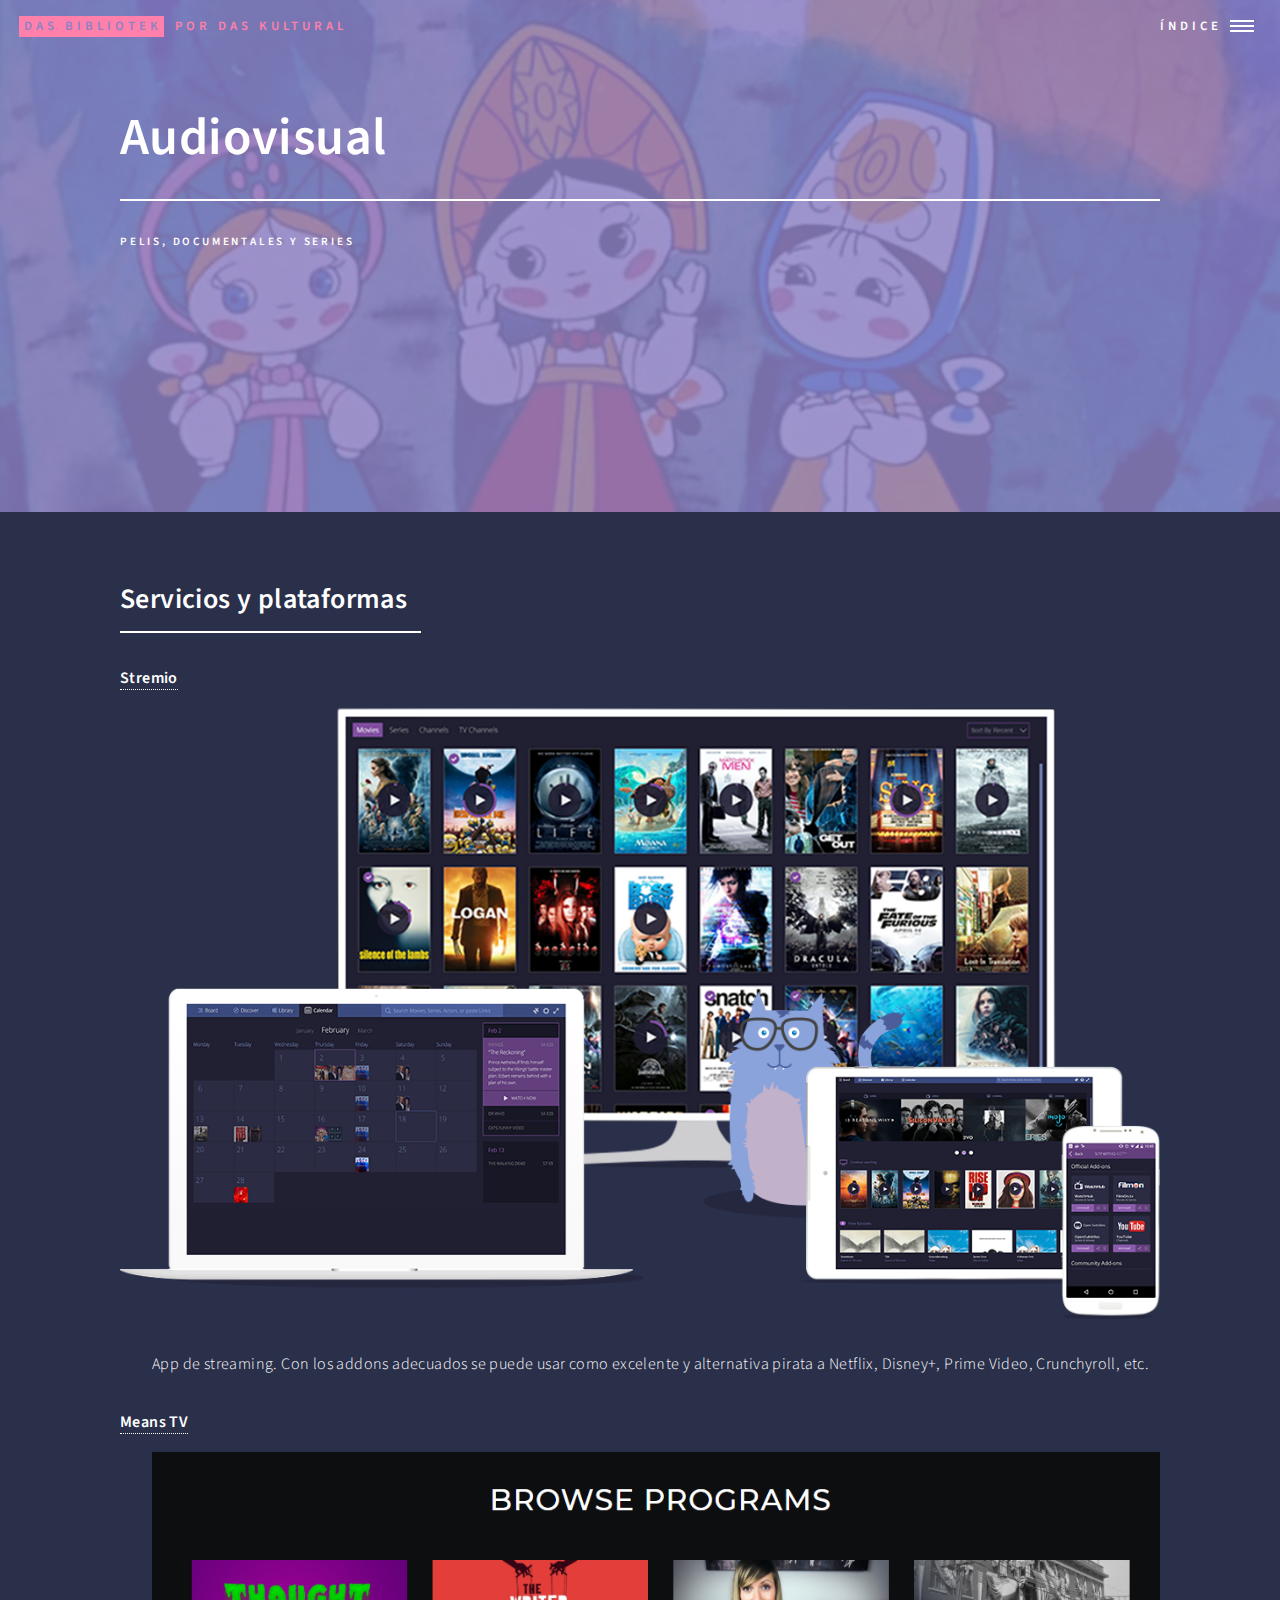
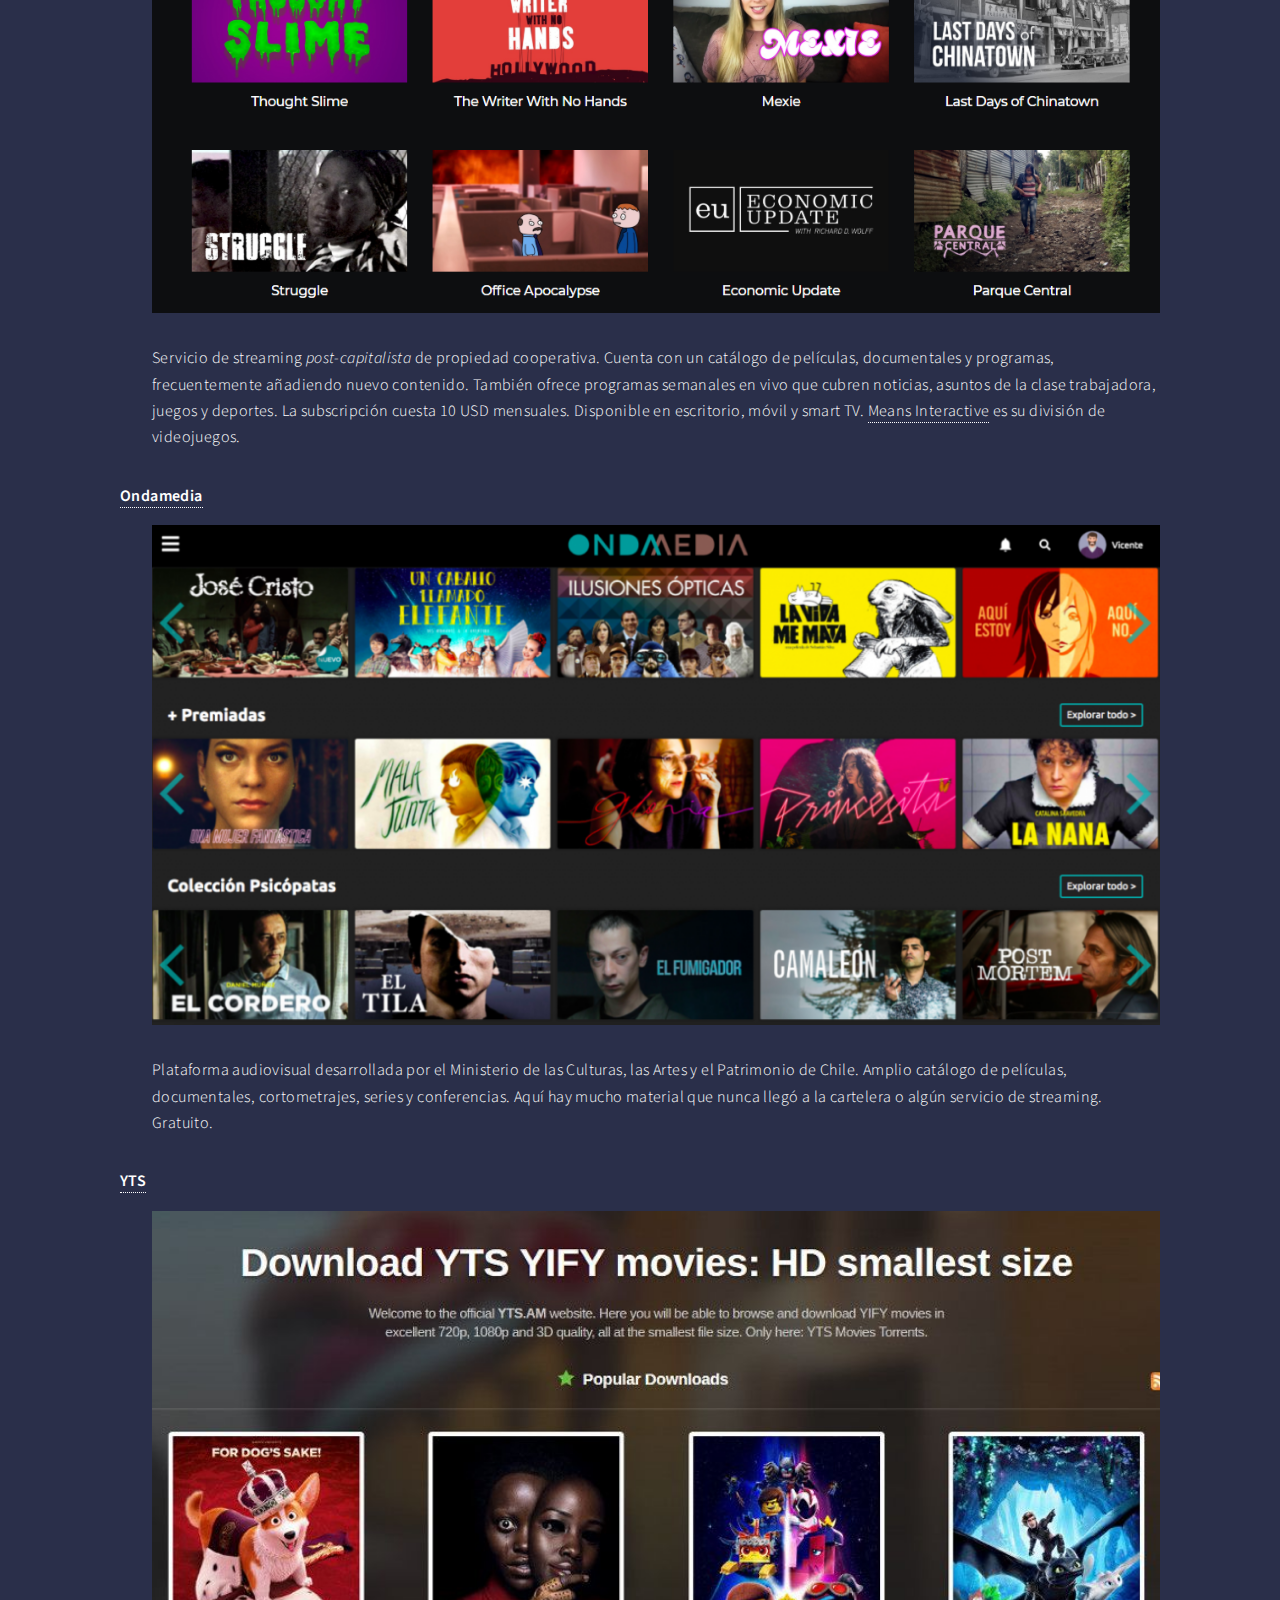
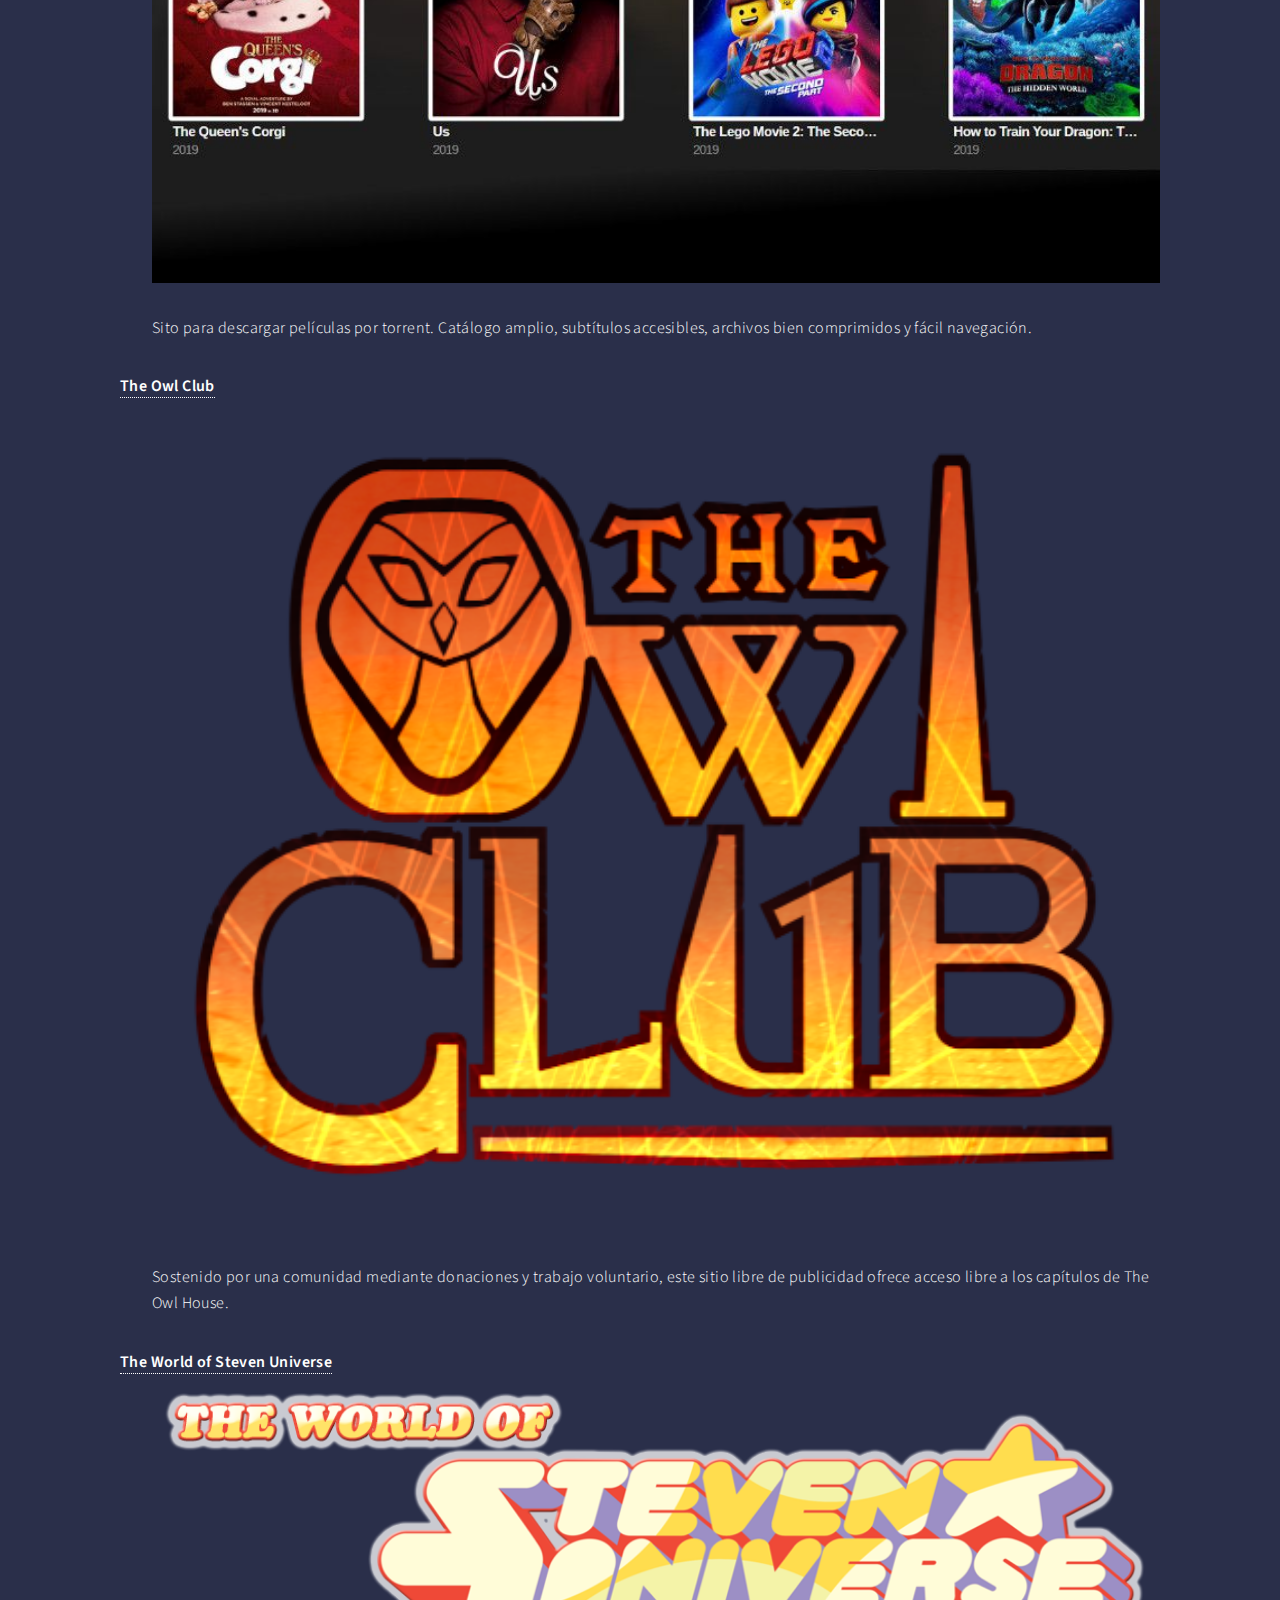
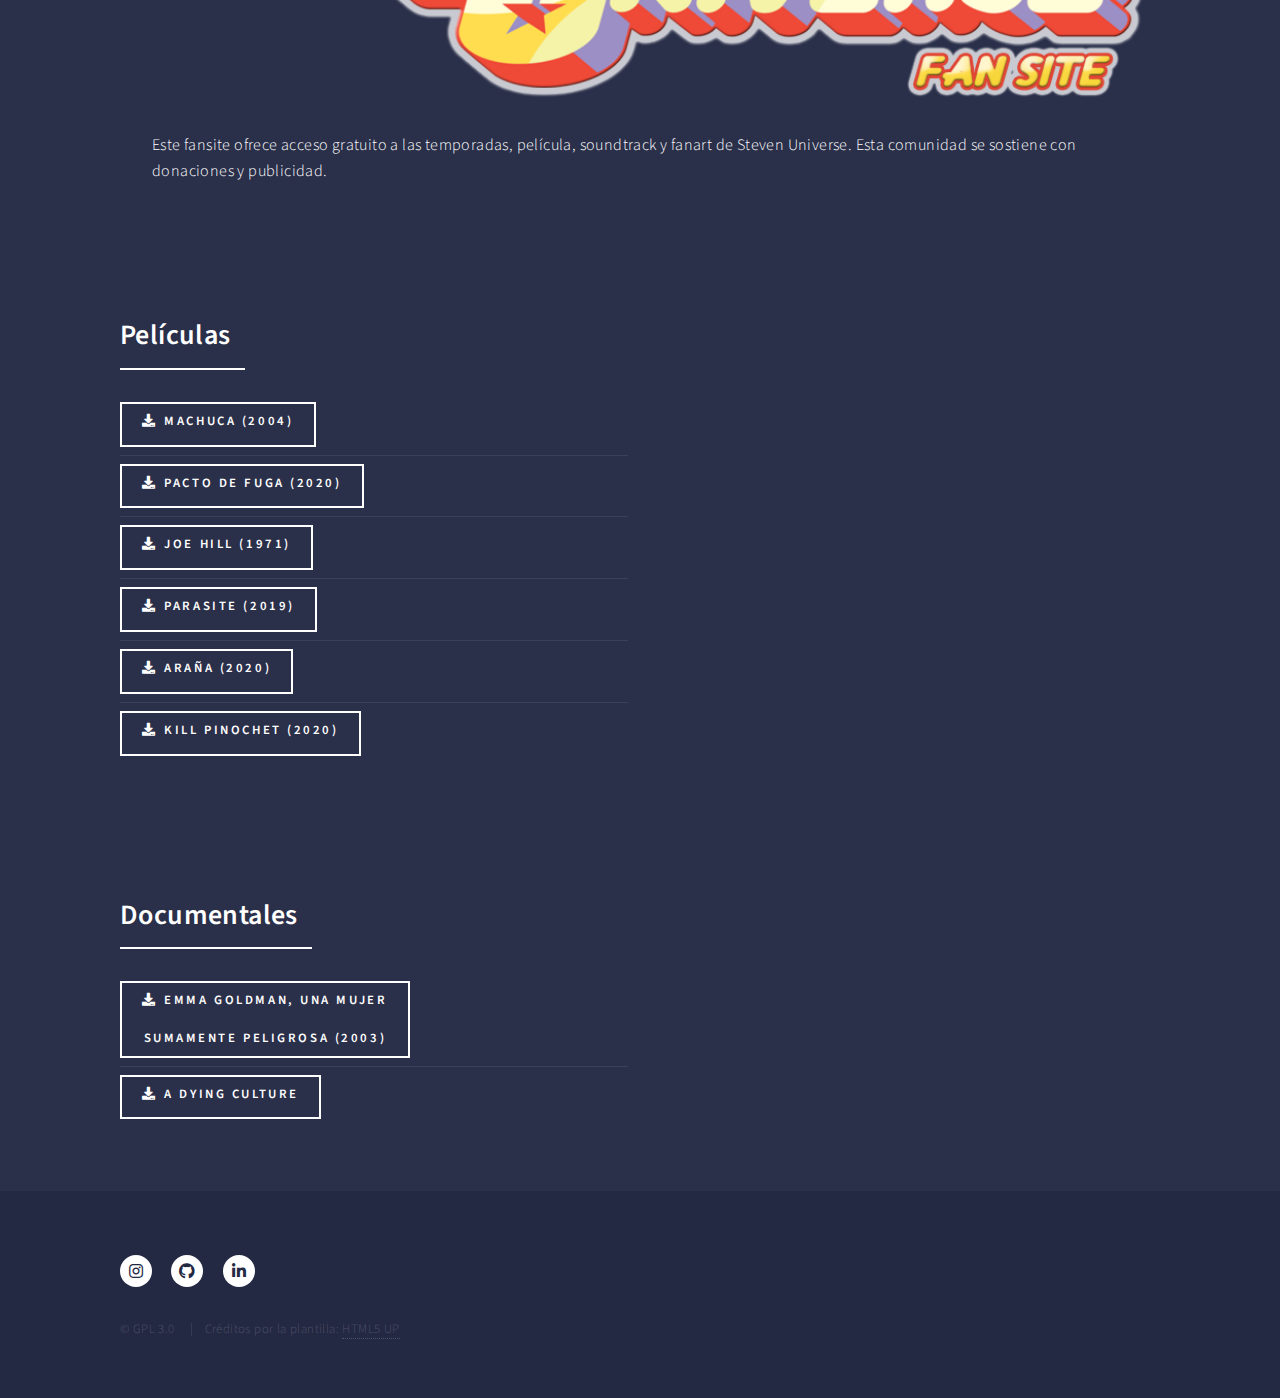
<file: nefli.html>
<!DOCTYPE HTML>
<!--
	Forty by HTML5 UP
	html5up.net | @ajlkn
	Free for personal and commercial use under the CCA 3.0 license (html5up.net/license)
-->

<html>

<head>
	<title>Audiovisual</title>
	<link rel="apple-touch-icon" sizes="180x180" href="images/apple-touch-icon.png">
	<link rel="icon" type="image/png" sizes="32x32" href="images/favicon-32x32.png">
	<link rel="icon" type="image/png" sizes="16x16" href="images/favicon-16x16.png">
	<link rel="manifest" href="manifest.webmanifest">
	<meta name="apple-mobile-web-app-status-bar" content="#242943">
	<meta name="theme-color" content="#242943">
	<meta charset="utf-8" />
	<meta name="viewport" content="width=device-width, initial-scale=1, user-scalable=no" />
	<link rel="stylesheet" href="assets/css/main.css" />
	<noscript>
		<link rel="stylesheet" href="assets/css/noscript.css" />
	</noscript>
</head>

<body class="is-preload">

	<!-- Wrapper -->
	<div id="wrapper">

		<!-- Header -->
		<!-- Note: The "styleN" class below should match that of the banner element. -->
		<header id="header" class="alt style2">
			<a href="index.html" class="logo"><strong>Das Bibliotek</strong> <span>por Das Kultural</span></a>
			<nav>
				<a href="#menu">índice</a>
			</nav>
		</header>

		<!-- Menu -->
		<nav id="menu">
			<ul class="links">
				<li><a href="index.html">Inicio</a></li>
				<li><a href="boomer.html">Lecturas clásicas</a></li>
				<li><a href="zoomer.html">Lecturas contemporáneas</a></li>
				<li><a href="nefli.html">Audiovisual</a></li>
				<li><a href="dastv.html">Canales</a></li>
				<li><a href="forma.html">Recursos</a></li>
				<li><a href="biblio.html">Biblioteca</a></li>
				<li><a href="creditos.html">Créditos</a></li>
			</ul>
		</nav>

		<!-- Banner -->
		<!-- Note: The "styleN" class below should match that of the header element. -->
		<section id="banner" class="style2">
			<div class="inner">
				<span class="image">
					<picture>
						<source srcset="images/pic07c.webp" type="image/webp">
						<img src="images/pic07c.jpg" alt="">
					</picture>
				</span>
				<header class="major">
					<h1>Audiovisual</h1>
				</header>
				<div class="content">
					<p>Pelis, documentales y series</p>
				</div>
			</div>
		</section>

		<!-- Main -->
		<div id="main">
			<section id=one class="spotlights">
				<div class="inner">
					<header class="major">
						<h2>Servicios y plataformas</h2>
					</header>

					<dl>
						<dt><a href="https://www.stremio.com/">Stremio</a></dt>
						<span class="image fit">
							<picture>
								<source srcset="images/stremio.webp" type="images/webp"> <img src="images/stremio.png"
									alt=""> </picture>
						</span>
						<dd>
							<p>App de streaming. Con los addons adecuados se puede usar como excelente y alternativa
								pirata a Netflix, Disney+, Prime Video, Crunchyroll, etc.</p>
						</dd>
						<dt><a href="https://means.tv/">Means TV</a></dt>
						<dd>
							<span class="image fit">
								<picture>
									<source srcset="images/meanstv.webp" type="images/webp"> <img
										src="images/meanstv.png" alt=""> </picture>
							</span>
							<p>Servicio de streaming <i>post-capitalista</i> de propiedad cooperativa. Cuenta con un
								catálogo de películas, documentales y programas, frecuentemente añadiendo nuevo
								contenido. También ofrece programas semanales en vivo que cubren noticias, asuntos de la
								clase trabajadora, juegos y deportes. La subscripción cuesta 10 USD mensuales.
								Disponible en escritorio, móvil y smart TV. <a
									href="https://means.tv/pages/meansinteractive">Means Interactive</a> es su división
								de videojuegos.</p>
						</dd>
						<dt><a href="https://ondamedia.cl/#/">Ondamedia</a></dt>
						<dd>
							<span class="image fit">
								<picture>
									<source srcset="images/ondamedia.webp" type="images/webp"> <img
										src="images/ondamedia.png" alt=""> </picture>
							</span>
							<p>Plataforma audiovisual desarrollada por el Ministerio de las Culturas, las Artes y el
								Patrimonio de Chile. Amplio catálogo de películas, documentales, cortometrajes, series y
								conferencias. Aquí hay mucho material que nunca llegó a la cartelera o algún servicio de
								streaming. Gratuito.</p>
						</dd>
						<dt><a href="https://yts.mx/">YTS</a></dt>
						<dd>
							<span class="image fit">
								<picture>
									<source srcset="images/yts.webp" type="images/webp">
									<img src="images/yts.jpg" alt="">
								</picture>
							</span>
							<p>Sito para descargar películas por torrent. Catálogo amplio, subtítulos accesibles,
								archivos bien comprimidos y fácil navegación.</p>
						</dd>
						<dt><a href="https://www.theowlclub.net/">The Owl Club</a></dt>
						<dd>
							<span class="image fit">
								<picture>
									<source srcset="images/toc.webp" type="images/webp">
									<img src="images/toc.png" alt="">
								</picture>
							</span>
							<p>Sostenido por una comunidad mediante donaciones y trabajo voluntario, este sitio libre de
								publicidad ofrece acceso libre a los capítulos de The Owl House.</p>
						</dd>
						<dt><a href="https://worldofsteven.com/">The World of Steven Universe</a></dt>
						<dd>
							<span class="image fit">
								<picture>
									<source srcset="images/wsu.webp" type="images/webp">
									<img src="images/wsu.png" alt="">
								</picture>
							</span>
							<p>Este fansite ofrece acceso gratuito a las temporadas, película, soundtrack y fanart de
								Steven Universe. Esta comunidad se sostiene con donaciones y publicidad.</p>
						</dd>
					</dl>
				</div>
			</section>

			<section id="two">
				<div class="inner">
					<header class="major">
						<h2>Películas</h2>
					</header>
					<div class="row">
						<div class="col-6 col-12-small">
							<ul class="alt">
								<li> <a href="https://drive.google.com/uc?id=tEdVY6egIPBo2wn0OYejDCfKs5o&export=download"
										class="button icon solid fa-download">Machuca (2004)</a> </li>
								<li> <a href="https://drive.google.com/uc?id=1G9BADn22eC7zCh4npV3XPRzJAz41KE7w&export=download"
										class="button icon solid fa-download">Pacto de fuga (2020)</a> </li>
								<li> <a href="https://archive.org/download/joehill1971/Joe%20Hill%20%281971%29.mp4"
										class="button icon solid fa-download">Joe Hill (1971)</a> </li>
								<li> <a href="https://drive.google.com/uc?id=1N3lI6OUJcq-wUyx17U4Ye-HPCsMQ7dVO&export=download"
										class="button icon solid fa-download">Parasite (2019)</a> </li>
								<li> <a href="https://drive.google.com/uc?id=bQpBdNok92XjhemsrXe6rOsE4TrBUr&export=download"
										class="button icon solid fa-download">Araña (2020)</a> </li>
								<li> <a href="https://drive.google.com/uc?id=1YbVdo_N8bdjpAywMukR71&export=download"
										class="button icon solid fa-download">Kill Pinochet (2020)</a> </li>
							</ul>
						</div>
			</section>

			<!-- Two -->
			<section id="three" class="spotlights">
				<div class="inner">
					<header class="major">
						<h2>Documentales</h2>
					</header>
					<div class="row">
						<div class="col-6 col-12-small">
							<ul class="alt">
								<li> <a href="https://archive.org/download/emmagoldmanunamujersumamentepeligrosa/Emma%20Goldman%2C%20una%20mujer%20sumamente%20peligrosa.avi"
										class="button icon solid fa-download">Emma Goldman, una mujer <br> sumamente
										peligrosa (2003)</a> </li>
								<li> <a href="https://www.youtube.com/watch?v=-jLbq9VwOK8"
										class="button icon solid fa-download">A Dying Culture</a> </li>
							</ul>
						</div>
					</div>
				</div>
			</section>
		</div>


			<!-- Contact -->

			<!-- Footer -->
			<footer id="footer">
				<div class="inner">
					<ul class="icons">
						<li><a href="https://www.instagram.com/das_kultural/" class="icon brands alt fa-instagram"><span
									class="label">Instagram</span></a></li>
						<li><a href="https://github.com/daskultural/daskultural.github.io"
								class="icon brands alt fa-github"><span class="label">GitHub</span></a></li>
						<li><a href="https://www.linkedin.com/in/das-kultural-124b9a202"
								class="icon brands alt fa-linkedin-in"><span class="label">GitHub</span></a></li>
					</ul>
					<ul class="copyright">
						<li>&copy; GPL 3.0</li>
						<li>Créditos por la plantilla: <a href="https://html5up.net">HTML5 UP</a></li>
					</ul>
				</div>
			</footer>
		</div>

		<!-- Scripts -->
		<script src="assets/js/jquery.min.js"></script>
		<script src="assets/js/jquery.scrolly.min.js"></script>
		<script src="assets/js/jquery.scrollex.min.js"></script>
		<script src="assets/js/browser.min.js"></script>
		<script src="assets/js/breakpoints.min.js"></script>
		<script src="assets/js/util.js"></script>
		<script src="assets/js/main.js"></script>

</body>

</html>
</file>
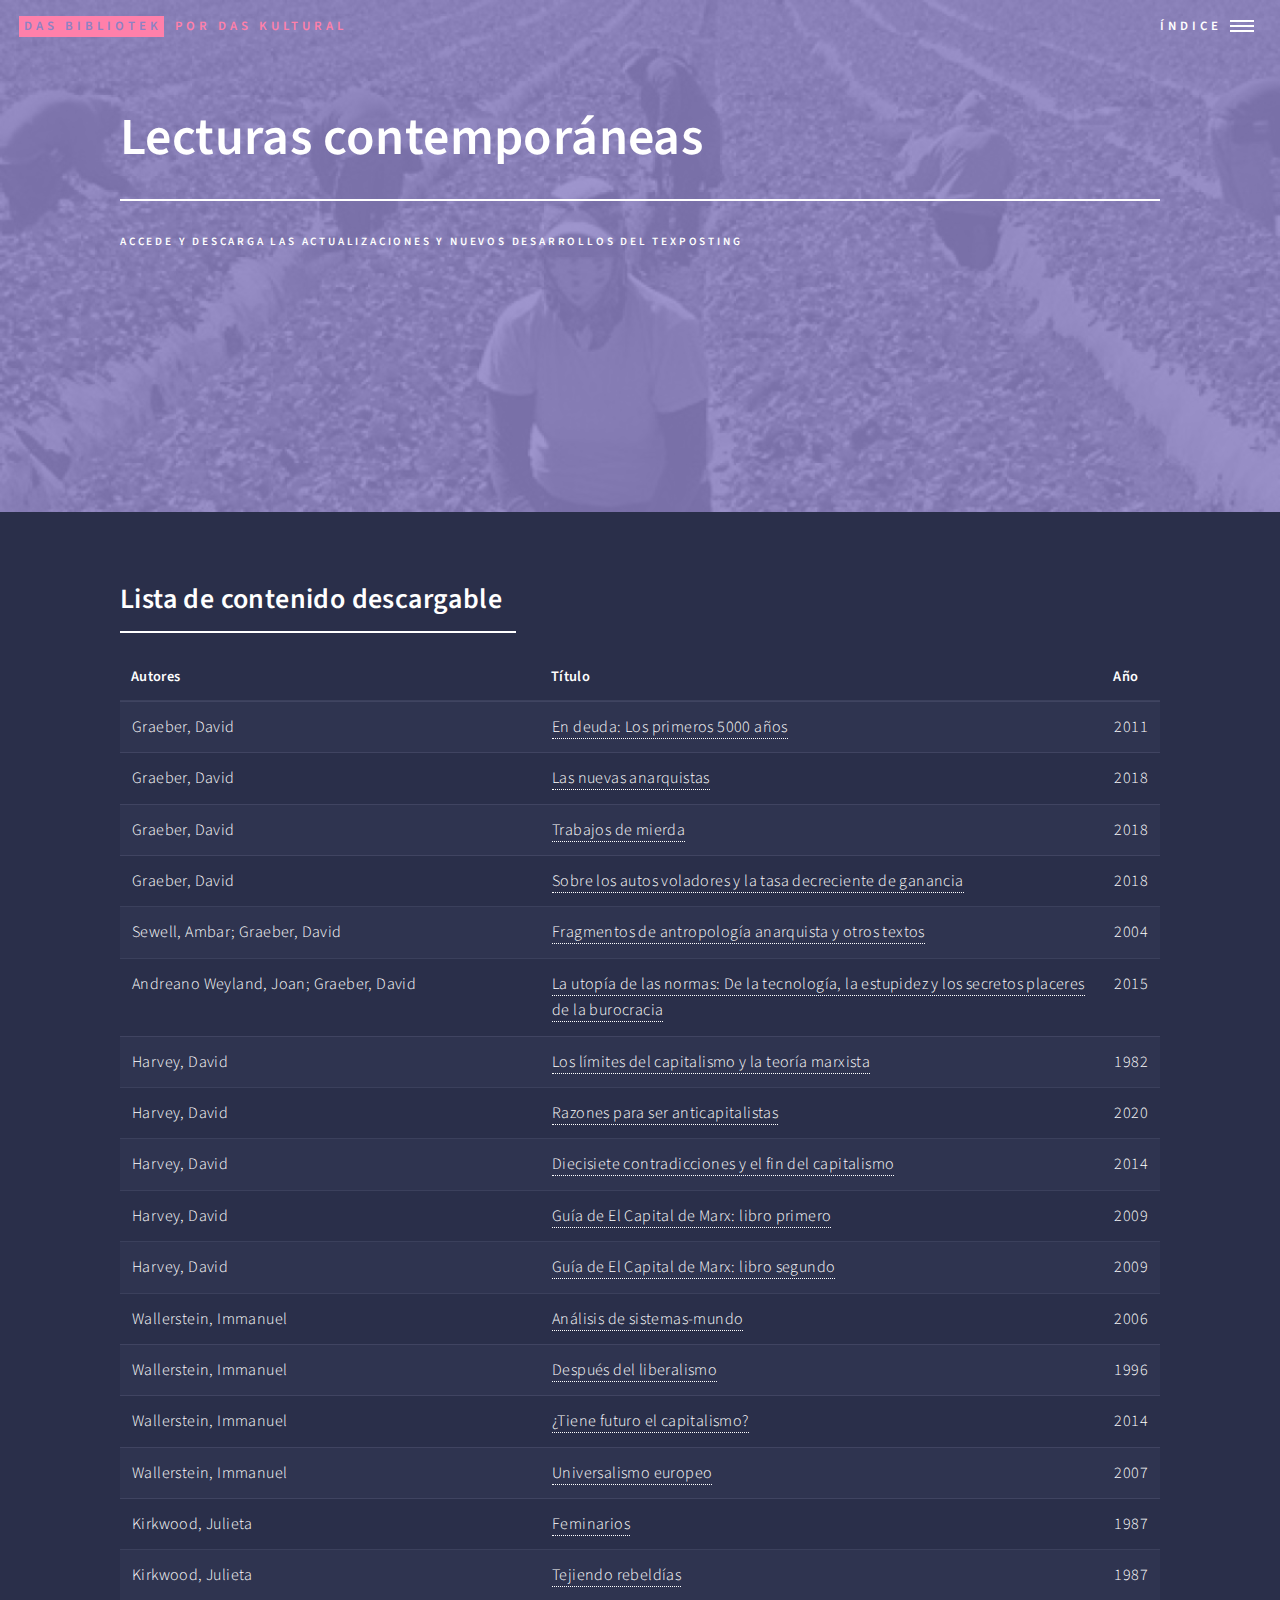
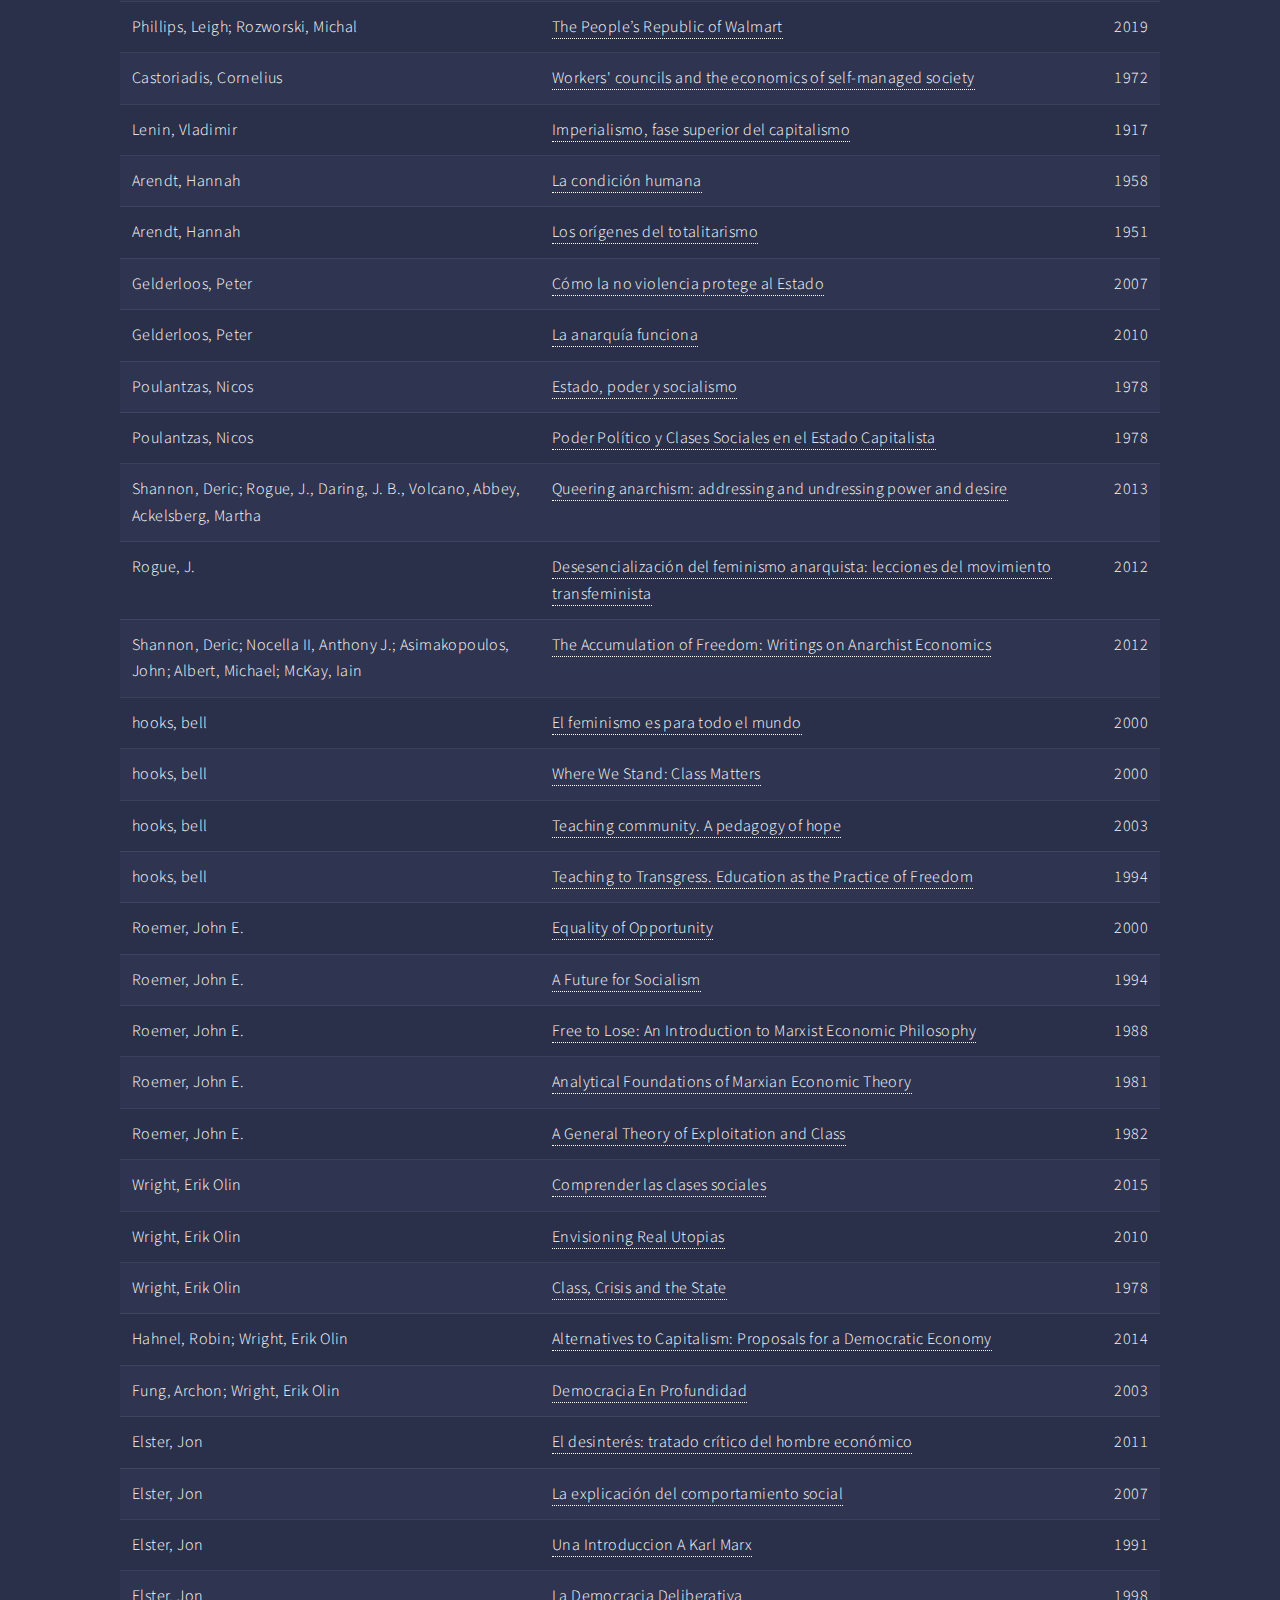
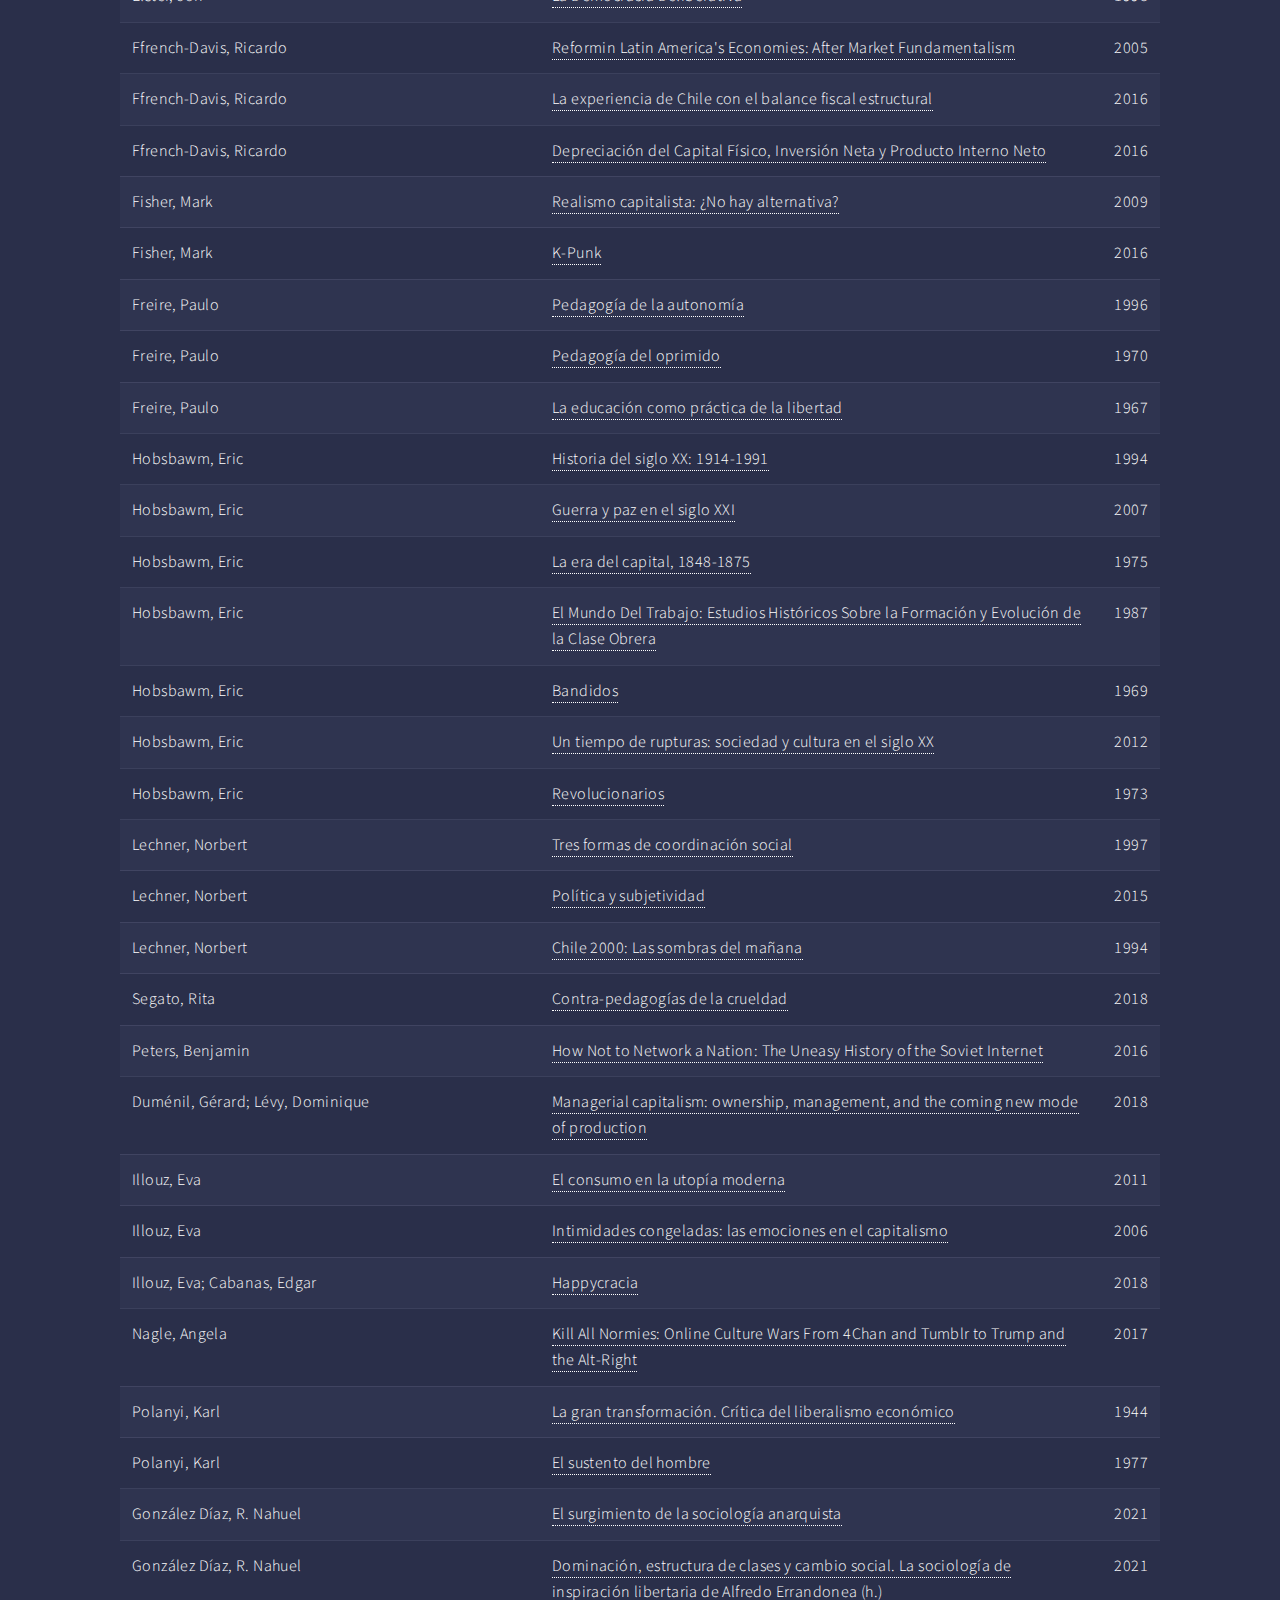
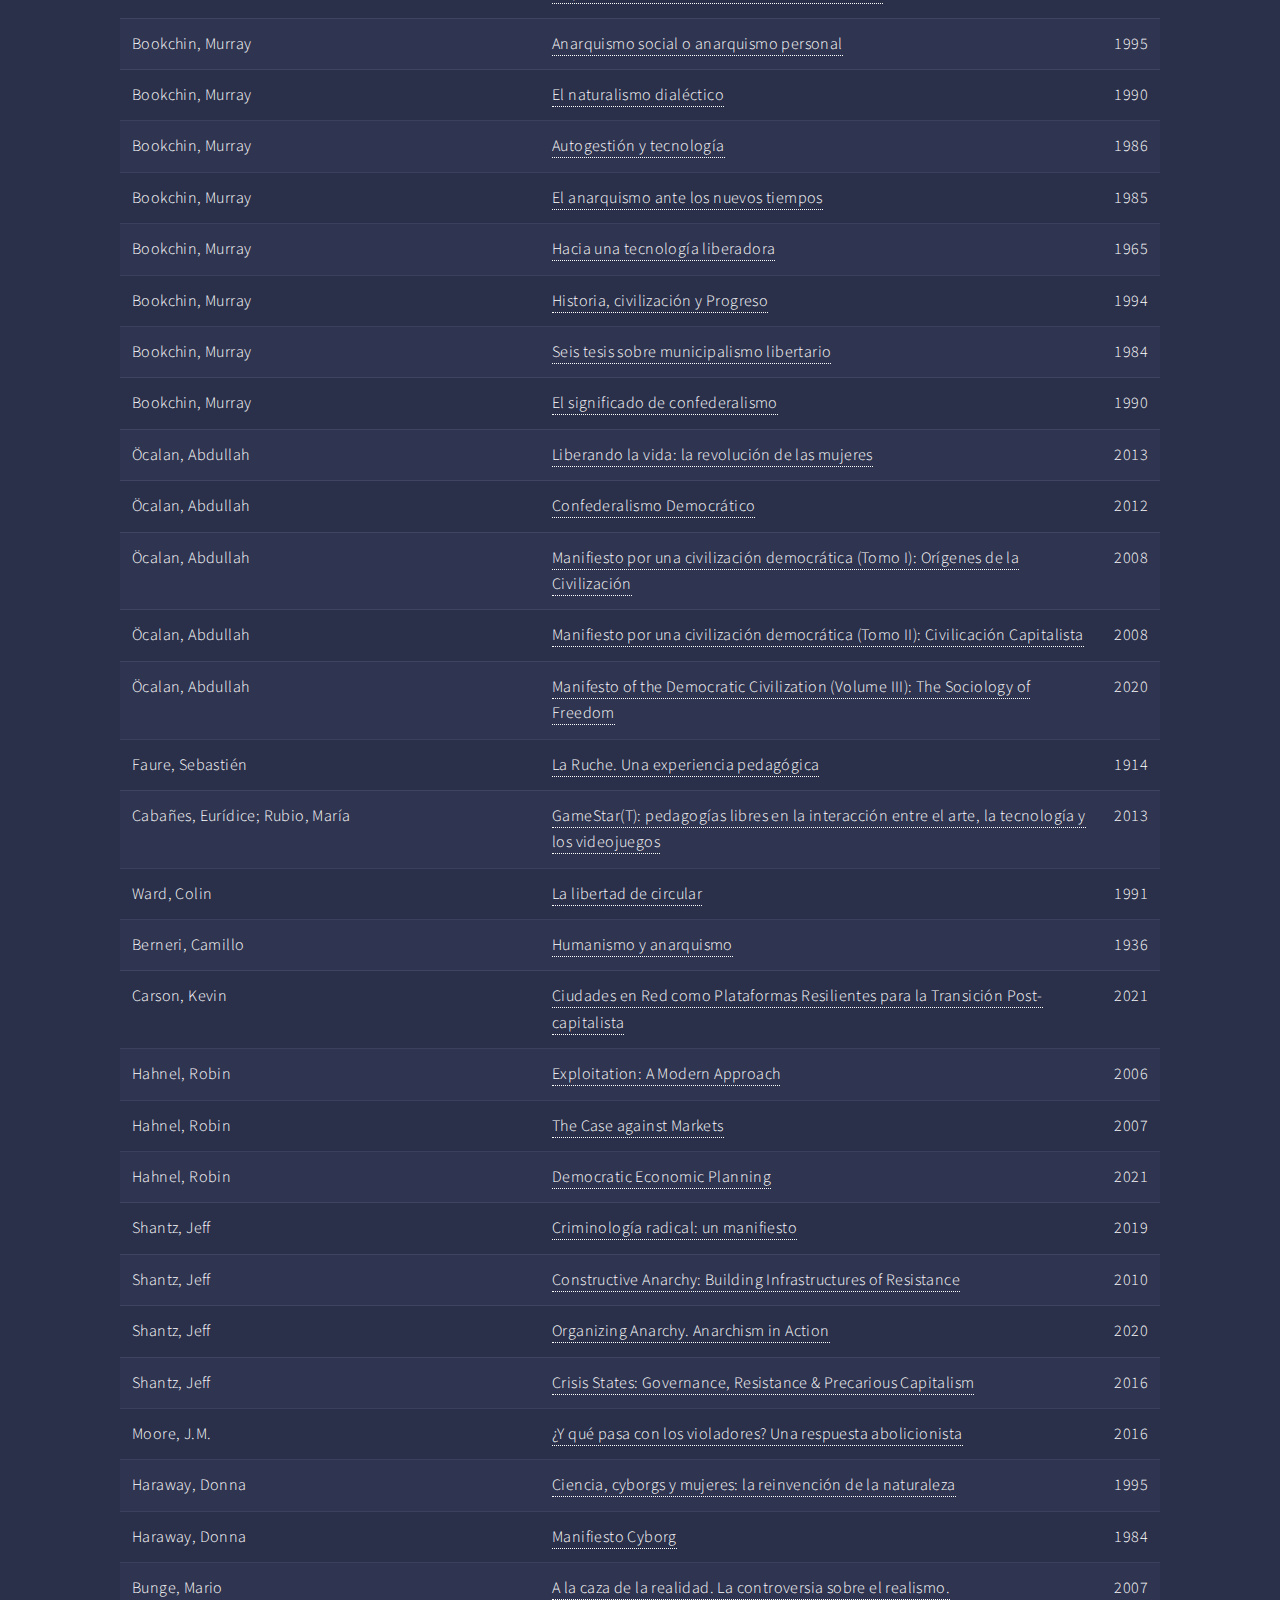
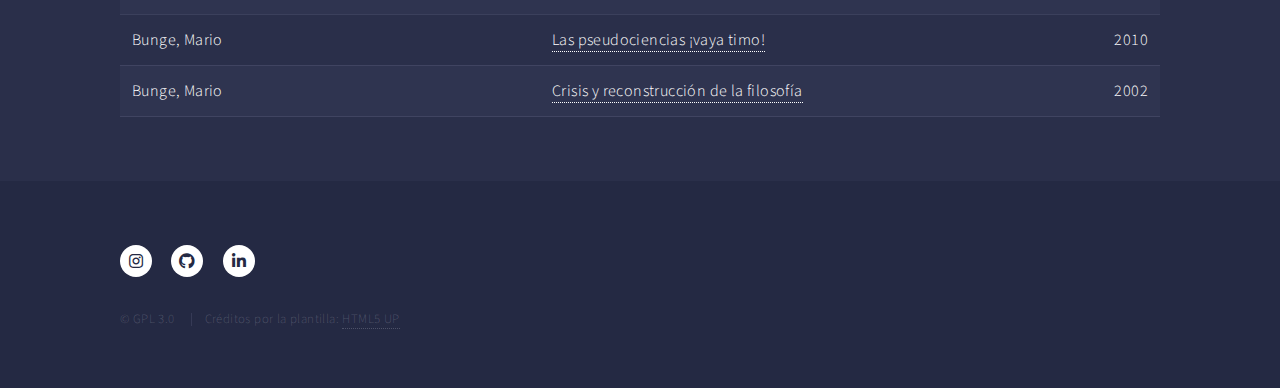
<file: zoomer.html>
<!DOCTYPE HTML>
<!--
Tema base por HTML UP
-->

<html>

<head>
	<title>Lecturas contemporáneas</title>
	<meta charset="utf-8" />
	<link rel="apple-touch-icon" sizes="180x180" href="images/apple-touch-icon.png">
	<link rel="icon" type="image/png" sizes="32x32" href="images/favicon-32x32.png">
	<link rel="icon" type="image/png" sizes="16x16" href="images/favicon-16x16.png">
	<link rel="manifest" href="manifest.webmanifest">
	<meta name="apple-mobile-web-app-status-bar" content="#242943">
	<meta name="theme-color" content="#242943">
	<meta name="viewport" content="width=device-width, initial-scale=1, user-scalable=no" />
	<link rel="stylesheet" href="assets/css/main.css" />
	<noscript>
		<link rel="stylesheet" href="assets/css/noscript.css" />
	</noscript>
</head>

<body class="is-preload">

	<!-- Wrapper -->
	<div id="wrapper">

		<!-- Header -->
		<!-- Note: The "styleN" class below should match that of the banner element. -->
		<header id="header" class="alt style2">
			<a href="index.html" class="logo"><strong>Das Bibliotek</strong> <span>por Das Kultural</span></a>
			<nav>
				<a href="#menu">índice</a>
			</nav>
		</header>

		<!-- Menu -->
		<nav id="menu">
			<ul class="links">
				<li><a href="index.html">Inicio</a></li>
				<li><a href="boomer.html">Lecturas clásicas</a></li>
				<li><a href="zoomer.html">Lecturas contemporáneas</a></li>
				<li><a href="nefli.html">Audiovisual</a></li>
				<li><a href="dastv.html">Canales</a></li>
				<li><a href="forma.html">Recursos</a></li>
				<li><a href="biblio.html">Biblioteca</a></li>
				<li><a href="creditos.html">Créditos</a></li>
			</ul>
		</nav>

		<!-- Banner -->
		<!-- Note: The "styleN" class below should match that of the header element. -->
		<section id="banner" class="style2">
			<div class="inner">
				<span class="image">
					<picture>
						<source srcset="images/pic07a.webp" type="image/webp">
						<img src="images/pic07a.jpg" alt="">
					</picture>
				</span>
				<header class="major">
					<h1>Lecturas contemporáneas</h1>
				</header>
				<div class="content">
					<p>Accede y descarga las actualizaciones y nuevos desarrollos del texposting</p>
				</div>
			</div>
		</section>

		<!-- Main -->
		<div id="main">

			<!--COMO PERGAR LINKS DE DRIVE: ANTEPONER "https://drive.google.com/uc?export=download&id=", LUEGO EL ID DEL ARCHIVO Y AL FINAL "&export=download"

EJEMPLO: https://drive.google.com/file/d/1JpP8YzZbs-uyFWyyF5-tg8yPOpCQCjHN/view?usp=sharing DEBRÍA QUEDAR COMO https://drive.google.com/uc?export=download&id=1l40uHoJHRyRsPs0kEVuBa2QcOdBIXQk2&export=download

FORMATO ENTRADA TABLA
<tr>
<td>APELLIDO(S), NOMBRE</td>
<td><a
href="LINK">TÍTULO</a></td>
<td>AÑO</td>
</tr>

-->

			<section id="one">
				<div class="inner">
					<header class="major">
						<h2>Lista de contenido descargable</h2>
					</header>

					<div class="table-wrapper">
						<table class="table-sortable">
							<thead>
								<tr>
									<th>Autores</th>
									<th>Título</th>
									<th>Año</th>
								</tr>
							</thead>
							<tbody>
								<tr>
									<td>Graeber, David</td>
									<td><a
											href="https://drive.google.com/uc?id=1c2AkEM9B9rTebJYuaf0riwfFenTUiz9e&export=download">En deuda:
											Los primeros 5000 años</a> </li>
									</td>
									<td>2011</td>
								</tr>
								<tr>
									<td>Graeber, David</td>
									<td><a
											href="https://drive.google.com/uc?id=1v8o_L97vlBZeXpY5DfJGDQzUAnl2wGA0&export=download">Las nuevas anarquistas</a>
									</td>
									<td>2018</td>
								</tr>
								<tr>
									<td>Graeber, David</td>
									<td><a
											href="https://drive.google.com/uc?id=1S9kmulBrNsG-OsJS-vWSPkO3qPUUME3k&export=download">Trabajos
											de mierda</a></td>
									<td>2018</td>
								</tr>
								<tr>
									<td>Graeber, David</td>
									<td><a
											href="https://drive.google.com/uc?id=1S9kmulBrNsG-OsJS-vWSPkO3qPUUME3k&export=download">Sobre
											los autos voladores y la tasa decreciente de ganancia</a></td>
									<td>2018</td>
								</tr>
								<tr>
									<td>Sewell, Ambar; Graeber, David</td>
									<td><a
											href="https://drive.google.com/uc?id=1mrSFcfAMMTAucPGjSgLChl5YgyAJsUoI&export=download">Fragmentos de antropología
											anarquista y otros textos</a></td>
									<td>2004</td>
								</tr>
								<tr>
									<td>Andreano Weyland, Joan; Graeber, David</td>
									<td><a
											href="http://libgen.lc/get.php?md5=6485a21b01b76cde3ec5d95d8e87c4b9&key=A9QOV74PI45LKCQ8">La
											utopía de las normas: De la tecnología, la estupidez y los secretos placeres
											de la burocracia</a></td>
									<td>2015</td>
								</tr>
								<tr>
									<td>Harvey, David</td>
									<td><a
											href="https://drive.google.com/uc?id=1OlgrS1F7TTTcANsCHomKbyb-lI8rPcsH&export=download">Los
											límites del capitalismo y la teoría marxista</a></td>
									<td>1982</td>
								</tr>
								<tr>
									<td>Harvey, David</td>
									<td><a
											href="https://drive.google.com/uc?id=10Av_R3doKLJanmSuX1PcSnYOq0TOXmEo&export=download">Razones
											para ser anticapitalistas</a></td>
									<td>2020</td>
								</tr>
								<tr>
									<td>Harvey, David</td>
									<td><a
											href="https://drive.google.com/uc?id=1EVq2zfNSnUVsJkrcVPvUp1yFI1LZj4_e&export=download">Diecisiete
											contradicciones y el fin del capitalismo</a></td>
									<td>2014</td>
								</tr>
								<tr>
									<td>Harvey, David</td>
									<td><a
											href="http://111.90.145.72/get.php?md5=e6194ec263d87ebfcb9b94d19a9cebd4&key=3OUVEB6MRQKKWJ3Y">Guía
											de El Capital de Marx: libro primero</a></td>
									<td>2009
								</tr>
								<td>Harvey, David</td>
								<td><a
										href="http://111.90.145.72/get.php?md5=f126b51b94ba98ea60e8fe0463344869&key=HUPISA52WBBX5C2C">Guía
										de El Capital de Marx: libro segundo</a></td>
								<td>2009</tr>
								<td>Wallerstein, Immanuel</td>
								<td><a
										href="https://drive.google.com/uc?export=download&id=3dKuF8ENiJJWkPVQyUZa1m0s8h&export=download">Análisis
										de sistemas-mundo</a></td>
								<td>2006</tr>
								<td>Wallerstein, Immanuel</td>
								<td><a
										href="https://drive.google.com/uc?export=download&id=1jrXXE75KMdnXVtiLTJpf7IsS&export=download">Después
										del liberalismo</a></td>
								<td>1996</tr>
								<td>Wallerstein, Immanuel</td>
								<td><a
										href="https://drive.google.com/uc?export=download&id=1PcQq4HzojXLGTvyalDgbdjb9aqd4k4N4&export=download">¿Tiene
										futuro el capitalismo?</a></td>
								<td>2014</tr>
								<td>Wallerstein, Immanuel</td>
								<td><a
										href="https://drive.google.com/uc?export=download&id=1uJeceEvcXcRJViGaa76NLKe9WvGNjajv&export=download">Universalismo
										europeo</td>
								<td>2007</tr>
								<td>Kirkwood, Julieta</td>
								<td><a
										href="http://80.82.78.42/get.php?md5=2c0ddf59663ff549cf05f047c1c7aad2&key=ST852WAYOQU4QU0C&mirr=1">Feminarios</a>
								</td>
								<td>1987</tr>
								<td>Kirkwood, Julieta</td>
								<td><a
										href="https://drive.google.com/uc?export=download&id=1GoX9I7MyI6w7QW555uWmMarYgYtDncVi&export=download">Tejiendo
										rebeldías</a></td>
								<td>1987</tr>
								<td>Phillips, Leigh; Rozworski, Michal</td>
								<td><a
										href="http://80.82.78.42/get.php?md5=2b72f49c5ef84fab39309bb98266390f&key=D5A8MBCK2KSAXU9K&mirr=1">The
										People’s Republic of Walmart</a></td>
								<td>2019</tr>
								<td>Castoriadis, Cornelius</td>
								<td><a href="https://libcom.org/files/workers-councils-Cornelius-Castoriadis.pdf">Workers'
										councils and the economics of self-managed society</a></td>
								<td>1972</tr>
								<td>Lenin, Vladimir</td>
								<td><a
										href="http://80.82.78.42/get.php?md5=b83da587ec8e64d460dc2e62135255fc&key=L3YD0O1WWU95OZYS">Imperialismo,
										fase superior del capitalismo</a> </td>
								<td>1917</tr>
								<td>Arendt, Hannah</td>
								<td><a
										href="http://80.82.78.42/get.php?md5=38e47864dc7700072242fdd68da1c614&key=YDKFHLBQTKGLCDH3&mirr=1">La
										condición humana</a></td>
								<td>1958</tr>
								<td>Arendt, Hannah</td>
								<td><a
										href="http://80.82.78.42/get.php?md5=b1a47a388293ead5c4405ccdb941e91a&key=X3R65KAFMUG6W6WR&mirr=1">Los
										orígenes del totalitarismo</a></td>
								<td>1951</tr>
								<td>Gelderloos, Peter</td>
								<td><a
										href="http://80.82.78.42/get.php?md5=5fe8dd79ffc93b92f694062c38b6c895&key=3ZE15JVRLCJ55ABY&mirr=1">Cómo
										la no violencia protege al Estado</a></td>
								<td>2007</tr>
								<td>Gelderloos, Peter</td>
								<td><a
										href="https://es.theanarchistlibrary.org/library/peter-gelderloos-la-anarquia-funciona.c109.pdf">La
										anarquía funciona</a></td>
								<td>2010</tr>
								<td>Poulantzas, Nicos</td>
								<td><a
										href="http://80.82.78.42/get.php?md5=274724283dc55282b96d2a9ec7fe198d&key=R1REVE5NLO3AXLON&mirr=1">Estado,
										poder y socialismo</a></td>
								<td>1978</tr>
								<td>Poulantzas, Nicos</td>
								<td><a
										href="http://80.82.78.42/get.php?md5=d03f871eda2a453dca105ff758de4509&key=BBIFHZGJO0MYTWZ9&mirr=1">Poder
										Político y Clases Sociales en el Estado Capitalista</a></td>
								<td>1978</tr>
								<td>Shannon, Deric; Rogue, J., Daring, J. B., Volcano, Abbey, Ackelsberg, Martha</td>
								<td><a
										href="http://111.90.145.72/get.php?md5=489b9a290d3970c51d1e9a920b07bae0&key=10082CGOTE56JCSE&mirr=1">Queering
										anarchism: addressing and undressing power and desire</a></td>
								<td>2013</tr>
								<td>Rogue, J.</td>
								<td><a
										href="https://es.theanarchistlibrary.org/library/j-rogue-desesencializacion-del-feminismo-anarquista-lecciones-del-movimiento-transfeminista.c109.pdf">Desesencialización
										del feminismo anarquista: lecciones del movimiento transfeminista</a></td>
								<td>2012</tr>
								<td>Shannon, Deric; Nocella II, Anthony J.; Asimakopoulos, John; Albert, Michael; McKay,
									Iain</td>
								<td><a
										href="http://111.90.145.72/get.php?md5=7367c0f2b18e2178249bd2fd19003ab4&key=ERDWMGX60DQP6U06&mirr=1">The
										Accumulation of Freedom: Writings on Anarchist Economics</a></td>
								<td>2012</tr>
								<td>hooks, bell</td>
								<td><a href="https://3lib.net/dl/11263670/5c0696">El
										feminismo es para todo el mundo</a></td>
								<td>2000</tr>
								<td>hooks, bell</td>
								<td><a
										href="http://111.90.145.72/get.php?md5=1f61a4fdc73ae115e2635f3ad318508c&key=6J92ZKHJU16SQXW3&mirr=1">Where
										We Stand: Class Matters</a></td>
								<td>2000</tr>
								<td>hooks, bell</td>
								<td><a
										href="https://drive.google.com/uc?export=download&id=1la6ZlYtvdrV51edoRw7nSLo2fNMWy_WD&export=download">Teaching
										community. A pedagogy of hope</a></td>
								<td>2003</tr>
								<td>hooks, bell</td>
								<td><a
										href="http://libgen.lc/get.php?md5=ce1aa726056c9c89856f49854159281c&key=CCJ8NP15F42YQZ71">Teaching
										to Transgress. Education as the Practice of Freedom</a></td>
								<td>1994</tr>
								<td>Roemer, John E.</td>
								<td><a
										href="http://111.90.145.72/get.php?md5=69902f941c93575d0d866b2d8a02e96e&key=R0NB1A2JX0RMA4JR&mirr=1">Equality
										of Opportunity</a></td>
								<td>2000</tr>
								<td>Roemer, John E.</td>
								<td><a
										href="http://111.90.145.72/get.php?md5=a331d5c86dcba2cf2716e3a499ac2112&key=3KJXZ7C9DSC3PFEG&mirr=1">A
										Future for Socialism</a></td>
								<td>1994</tr>
								<td>Roemer, John E.</td>
								<td><a
										href="http://111.90.145.72/get.php?md5=316f9e8595de0bcc984d49f25084b2ca&key=UUDY1A62RWT3FTT5&mirr=1">Free
										to Lose: An Introduction to Marxist Economic Philosophy</a></td>
								<td>1988</tr>
								<td>Roemer, John E.</td>
								<td><a
										href="http://111.90.145.72/get.php?md5=b996436bf0b76969e8293bd39d143f5a&key=ZFD8O79RWJM41EIE&mirr=1">Analytical
										Foundations of Marxian Economic Theory</a></td>
								<td>1981</tr>
								<td>Roemer, John E.</td>
								<td><a
										href="http://111.90.145.72/get.php?md5=8e82107752418b052728c63b044abc77&key=J48UH81UMEPHCEUU&mirr=1">A
										General Theory of Exploitation and Class</a></td>
								<td>1982</tr>
								<td> Wright, Erik Olin</td>
								<td><a
										href="http://111.90.145.72/get.php?md5=5e343f76249a344772be821c4a359384&key=S0D16FY9EIZYXWZ3">Comprender
										las clases sociales</a></td>
								<td>2015</tr>
								<td>Wright, Erik Olin</td>
								<td><a
										href="http://111.90.145.72/get.php?md5=1ab6da37a9bee3bcc819feba699f0f62&key=2TBRBZM545RUEKPC&mirr=1">Envisioning
										Real Utopias</a></td>
								<td>2010</tr>
								<td>Wright, Erik Olin</td>
								<td><a
										href="http://111.90.145.72/get.php?md5=2e396a7bba1bbe9a8f36db771b9e3f24&key=4JY04P8V3ZMCX1QV">Class,
										Crisis and the State</a></td>
								<td>1978</tr>
								<td>Hahnel, Robin; Wright, Erik Olin</td>
								<td><a
										href="http://31.42.184.140/main/1572000/dc47d8f7b4ee9b92db22e931477274b4/Robin%20Hahnel%2C%20Erik%20Olin%20Wright%20-%20Alternatives%20to%20Capitalism_%20Proposals%20for%20a%20Democratic%20Economy-Verso%20%282016%29.epub">Alternatives
										to Capitalism: Proposals for a Democratic Economy</a></td>
								<td>2014</tr>
								<td>Fung, Archon; Wright, Erik Olin</td>
								<td><a
										href="http://111.90.145.72/get.php?md5=20bc18af3941170aeb68fd33232fa591&key=6JFIR0VH5DA51D7S&mirr=1">Democracia
										En Profundidad</a></td>
								<td>2003</tr>
								<td>Elster, Jon</td>
								<td><a
										href="http://111.90.145.72/get.php?md5=df046e99d2905337b6bc583b1a81a089&key=15NBPIC6TS39TOV8">El
										desinterés: tratado crítico del hombre económico</a></td>
								<td>2011</tr>
								<td>Elster, Jon</td>
								<td><a
										href="http://111.90.145.72/get.php?md5=fa145e907f1d2b59aa00c362f122932e&key=O554CKVNP39CAI21&mirr=1">La
										explicación del comportamiento social</a></td>
								<td>2007</tr>
								<td>Elster, Jon</td>
								<td><a
										href="http://111.90.145.72/get.php?md5=cc8ccae77e43781325a00212818d4905&key=5E6DQ9J4NVLB0K1Y">Una
										Introduccion A Karl Marx</a></td>
								<td>1991</tr>
								<td>Elster, Jon</td>
								<td><a
										href="http://111.90.145.72/get.php?md5=c3cae67a221a225d5c9e3168bddcc5ca&key=0N111D02FCXG65NP">La
										Democracia Deliberativa</a></td>
								<td>1998</tr>
								<td>Ffrench-Davis, Ricardo</td>
								<td><a
										href="http://111.90.145.72/get.php?md5=429d14ac6d096451f1ad8e536af73430&key=XYAO7I5EK9NLLH9G&mirr=1">Reformin
										Latin America's Economies: After Market Fundamentalism</a></td>
								<td>2005</tr>
								<td>Ffrench-Davis, Ricardo</td>
								<td><a
										href="https://drive.google.com/uc?export=download&id=1QDIlKzuBIf8Afujetl4TMFJ57t3aY729&export=download">La
										experiencia de Chile con el balance fiscal estructural</a></td>
								<td>2016</tr>
								<td>Ffrench-Davis, Ricardo</td>
								<td><a
										href="https://drive.google.com/uc?export=download&id=1QXhvSd08jiMeT30uXFUBfZAKD8Q5ndGb&export=download">Depreciación
										del Capital Físico, Inversión Neta y Producto Interno Neto</a></td>
								<td>2016</tr>
								<td>Fisher, Mark</td>
								<td><a
										href="http://111.90.145.72/get.php?md5=98d82f5b98203e1b960a7174c2ef7572&key=7V5G4AVBLI95FMRH">Realismo
										capitalista: ¿No hay alternativa?</a></td>
								<td>2009</tr>
								<td>Fisher, Mark</td>
								<td><a
										href="http://31.42.184.140/main/2289000/35d0a167440e19bf6853feb2d3528cba/Mark%20Fisher%20%26%20Darren%20Ambrose%20-%20K-Punk_%20The%20Collected%20and%20Unpublished%20Writings%20of%20Mark%20Fisher%20%282004-2016%29-Repeater%20Books%20%282018%29.epub">K-Punk</a>
								</td>
								<td>2016</tr>
								<td>Freire, Paulo</td>
								<td><a
										href="https://drive.google.com/uc?export=download&id=1GRpVpJiytfO0GR5K5Gh028PNvjR2teu0&export=download">Pedagogía
										de la autonomía</a></td>
								<td>1996</tr>
								<td>Freire, Paulo</td>
								<td><a
										href="https://drive.google.com/uc?export=download&id=1JVmfXNz58705iu9BHkBEiVc08DCouotX">Pedagogía
										del oprimido</a></td>
								<td>1970</tr>
								<td>Freire, Paulo</td>
								<td><a
										href="https://drive.google.com/uc?export=download&id=1QemeK9ujdrbTjpPrQwozBq2HZjpgFwSp&export=download">La
										educación como práctica de la libertad</a></td>
								<td>1967</tr>
								<td>Hobsbawm, Eric</td>
								<td><a
										href="http://111.90.145.72/get.php?md5=c36886ee124d21e4248b2ed26bbfefa2&key=CSE85DQW1OZWEWNY">Historia
										del siglo XX: 1914-1991</a></td>
								<td>1994</tr>
								<td>Hobsbawm, Eric</td>
								<td><a
										href="http://111.90.145.72/get.php?md5=47a866e66b04f5a337ed2629b2ce6d68&key=Q37WPHDAPUN0WU7O">Guerra
										y paz en el siglo XXI</a></td>
								<td>2007</tr>
								<td>Hobsbawm, Eric</td>
								<td><a
										href="http://111.90.145.72/get.php?md5=bfd6d0b5b63b376cc0b5d18a5714e434&key=JXBBAIYVU14EE0Q9">La
										era del capital, 1848-1875</a></td>
								<td>1975</tr>
								<td>Hobsbawm, Eric</td>
								<td><a
										href="http://111.90.145.72/get.php?md5=bfd6d0b5b63b376cc0b5d18a5714e434&key=JXBBAIYVU14EE0Q9">El
										Mundo Del Trabajo: Estudios Históricos Sobre la Formación y Evolución de la
										Clase Obrera</a></td>
								<td>1987</tr>
								<td>Hobsbawm, Eric</td>
								<td><a
										href="https://drive.google.com/uc?export=download&id=1lXxU7wOgm5KrNsOxatmZWWW3DvozyjGX&export=download">Bandidos</a>
								</td>
								<td>1969</tr>
								<td>Hobsbawm, Eric</td>
								<td><a
										href="https://drive.google.com/uc?export=download&id=1FWstS9lOD4VraUalU2GNoTML&export=download">Un
										tiempo de rupturas: sociedad y cultura en el siglo XX</a></td>
								<td>2012</tr>
								<td>Hobsbawm, Eric</td>
								<td><a
										href="http://111.90.145.72/get.php?md5=6e57972ba427c30b51fbaa40ac9eaa03&key=48746DOA1XGGQ68S&mirr=1">Revolucionarios</a>
								</td>
								<td>1973</tr>
								<td>Lechner, Norbert</td>
								<td><a
										href="https://drive.google.com/uc?export=download&id=1JpP8YzZbs-uyFWyyF5-tg8yPOpCQCjHN&export=download">Tres
										formas de coordinación social</a></td>
								<td>1997</tr>
								<td>Lechner, Norbert</td>
								<td><a
										href="http://31.42.184.140/main/2519000/70e1973f150e16b190489cb46cc37a74/%28Obras%29%20Norbert%20Lechner%20-%20Pol%C3%ADtica%20y%20subjetividad%2C%201995-2003.%20IV-Fondo%20de%20Cultura%20Econ%C3%B3mica%20%282015%29.pdf">Política
										y subjetividad</a></td>
								<td>2015</tr>
								<td>Lechner, Norbert</td>
								<td><a
										href="https://drive.google.com/uc?export=download&id=1TwLcfISE6cxoqfI2e5TDVjSmz1UOGi4k&export=download">Chile
										2000: Las sombras del mañana</a></td>
								<td>1994</tr>
								<td>Segato, Rita</td>
								<td><a
										href="http://111.90.145.72/get.php?md5=900d6c5bad0d137d778644b6e3e3d5fd&key=A8RA9O0TUTLFKI8C&mirr=1">Contra-pedagogías
										de la crueldad</a></td>
								<td>2018</tr>
								<td>Peters, Benjamin</td>
								<td><a
										href="http://libgen.lc/get.php?md5=fdefe13a85e6df73876e564922b20cb2&key=HSCUNVWHNJABA92N">How
										Not to Network a Nation: The Uneasy History of the Soviet Internet</a></td>
								<td>2016</tr>
								<td>Duménil, Gérard; Lévy, Dominique</td>
								<td><a
										href="http://111.90.145.72/get.php?md5=74265ba01895190601d2486315e9266c&key=U2X72G40KBN2HFPW">Managerial
										capitalism: ownership, management, and the coming new mode of production</a>
								</td>
								<td>2018</tr>
								<td>Illouz, Eva</td>
								<td><a
										href="http://31.42.184.140/main/433000/5e9723f283e56f39e982c94780fb83be/Eva%20Illouz%20-%20CONSUMO%20DE%20LA%20UTOPIA%20ROMANTICA%2C%20EL-Katz%20%282009%29.pdf">El
										consumo en la utopía moderna</a></td>
								<td>2011</tr>
								<td>Illouz, Eva</td>
								<td><a
										href="http://31.42.184.140/main/558000/28acf238a3f81dcc98fb476ded3150b8/Eva%20Illouz%20-%20Intimidades%20congeladas_%20las%20emociones%20en%20el%20capitalismo%20%282007%29.pdf">Intimidades
										congeladas: las emociones en el capitalismo</a></td>
								<td>2006</tr>
								<td>Illouz, Eva; Cabanas, Edgar</td>
								<td><a
										href="http://31.42.184.140/main/2369000/8bb0c3f8c06827d26ad9bef48036a99f/Eva%20Illouz_%20Edgar%20Cabanas%20-%20Happycracia_%20C%C3%B3mo%20la%20ciencia%20y%20la%20industria%20de%20la%20felicidad%20controlan%20nuestras%20vidas-Paidos%20%282019%29.pdf">Happycracia</a>
								</td>
								<td>2018</tr>
								<td>Nagle, Angela</td>
								<td><a
										href="http://31.42.184.140/main/1704000/da9ff47af0c4090ec0c2f413cca84404/Angela%20Nagle%20-%20Kill%20All%20Normies_%20Online%20Culture%20Wars%20From%204Chan%20and%20Tumblr%20to%20Trump%20and%20the%20Alt-Right-Zero%20Books%20%282017%29.epub">Kill
										All Normies: Online Culture Wars From 4Chan and Tumblr to Trump and the
										Alt-Right</a></td>
								<td>2017</tr>
								<td>Polanyi, Karl</td>
								<td><a
										href="http://31.42.184.140/main/663000/ef2ce381a8b2e9bdfac0fe0f33fa92e6/Karl%20Polanyi%20-%20La%20gran%20transformaci%C3%B3n.%20Cr%C3%ADtica%20del%20liberalismo%20econ%C3%B3mico-EDICIONES%20ENDYMION%20%282000%29.pdf">La
										gran transformación. Crítica del liberalismo económico</a></td>
								<td>1944</tr>
								<td>Polanyi, Karl</td>
								<td><a
										href="http://31.42.184.140/main/2457000/1a272701ad5ab697ea78147bad2c121b/%28Biblioteca%20Mondadori%2039.%29%20Pearson%2C%20Harry%20W._%20Polanyi%2C%20Karl%20-%20El%20Sustento%20del%20hombre-Mondadori%20%28DL%201994%2C%201994%29.pdf">El
										sustento del hombre</a></td>
								<td>1977</tr>
								<td>González Díaz, R. Nahuel</td>
								<td><a
										href="https://drive.google.com/uc?id=1Wv07KW_bNdtz1EkFYR94zeogjeacFaJN&export=download">El
										surgimiento de la sociología anarquista</a></td>
								<td>2021</tr>
								<td>González Díaz, R. Nahuel</td>
								<td><a
										href="https://drive.google.com/uc?id=1cUK8D_cfn-yLTbNdVxUVj3xtunO6sAAx&export=download">Dominación,
										estructura de clases y cambio social. La sociología de inspiración libertaria de
										Alfredo Errandonea (h.)</a></td>
								<td>2021</tr>
								<td>Bookchin, Murray</td>
								<td><a
										href="https://es.theanarchistlibrary.org/library/murray-bookchin-anarquismo-social-o-anarquismo-personal.c109.pdf">Anarquismo
										social o anarquismo personal</a></td>
								<td>1995</tr>
								<td>Bookchin, Murray</td>
								<td><a
										href="https://es.theanarchistlibrary.org/library/murray-bookchin-el-naturalismo-filosofico.c109.pdf">El
										naturalismo dialéctico</a></td>
								<td>1990</tr>
								<td>Bookchin, Murray</td>
								<td><a
										href="https://es.theanarchistlibrary.org/library/murray-bookchin-autogestion-y-nueva-tecnologia.c109.pdf">Autogestión
										y tecnología</a></td>
								<td>1986</tr>
								<td>Bookchin, Murray</td>
								<td><a
										href="https://es.theanarchistlibrary.org/library/murray-bookchin-el-anarquismo-ante-los-nuevos-tiempos.c109.pdf">El
										anarquismo ante los nuevos tiempos</a></td>
								<td>1985</tr>
								<td>Bookchin, Murray</td>
								<td><a
										href="https://es.theanarchistlibrary.org/library/murray-bookchin-hacia-una-tecnologia-liberadora.c109.pdf">Hacia
										una tecnología liberadora</a></td>
								<td>1965</tr>
								<td>Bookchin, Murray</td>
								<td><a
										href="https://es.theanarchistlibrary.org/library/murray-bookchin-historia-civilizacion-y-progreso.c109.pdf">Historia,
										civilización y Progreso</a></td>
								<td>1994</tr>
								<td>Bookchin, Murray</td>
								<td><a
										href="https://es.theanarchistlibrary.org/library/murray-bookchin-seis-tesis-sobre-municipalismo-libertario.c109.pdf">Seis
										tesis sobre municipalismo libertario</a></td>
								<td>1984</tr>
								<td>Bookchin, Murray</td>
								<td><a
										href="https://es.theanarchistlibrary.org/library/murray-bookchin-el-significado-de-confederalismo.c109.pdf">El
										significado de confederalismo</a></td>
								<td>1990</tr>
								<td>Öcalan, Abdullah</td>
								<td><a
										href="https://www.freeocalan.org/books/downloads/liberando-la-vida-la-revolucion-de-las-mujeres.pdf">Liberando
										la vida: la revolución de las mujeres</a></td>
								<td>2013</tr>
								<td>Öcalan, Abdullah</td>
								<td><a
										href="https://www.freeocalan.org/wp-content/uploads/2012/09/Confederalismo-Democr%c3%a1tico.pdf">Confederalismo
										Democrático</a></td>
								<td>2012</tr>
								<td>Öcalan, Abdullah</td>
								<td><a
										href="http://ocalanbooks.com/downloads/ES-libro_Origenes-de-la-Civilizacion_ocalanbooks.com_2017.pdf">Manifiesto
										por una civilización democrática (Tomo I): Orígenes de la Civilización</a></td>
								<td>2008</tr>
								<td>Öcalan, Abdullah</td>
								<td><a
										href="http://ocalanbooks.com/downloads/ES-libro_Civilizacion-Capitalista_ocalanbooks.com_2017.pdf">Manifiesto
										por una civilización democrática (Tomo II): Civilicación Capitalista</a></td>
								<td>2008</tr>
								<td>Öcalan, Abdullah</td>
								<td><a href="https://libcom.org/files/sociology_of_freedom_9781629637730.pdf">Manifesto
										of the Democratic Civilization (Volume III): The Sociology of Freedom</a></td>
								<td>2020</tr>
								<td>Faure, Sebastién</td>
								<td><a
										href="https://drive.google.com/uc?export=download&id=1_DFX60k_NHQW-vUhrsJwSOcmyJ3OXl24&export=download">La
										Ruche. Una experiencia pedagógica</a></td>
								<td>1914</tr>
								<td>Cabañes, Eurídice; Rubio, María</td>
								<td><a
										href="https://drive.google.com/uc?export=download&id=17CQ6GNHe_Q--CRAv5UGN3wFPmbw6aKoL&export=download">GameStar(T):
										pedagogías libres en la interacción entre el arte, la tecnología y los
										videojuegos</a></td>
								<td>2013</tr>
								<td>Ward, Colin</td>
								<td><a
										href="https://es.theanarchistlibrary.org/library/colin-ward-la-libertad-de-circular.c109.pdf">La
										libertad de circular</a></td>
								<td>1991</tr>
								<td>Berneri, Camillo</td>
								<td><a
										href="https://es.theanarchistlibrary.org/library/camillo-berneri-humanismo-y-anarquismo.c109.pdf">Humanismo
										y anarquismo</a></td>
								<td>1936</tr>
								<td>Carson, Kevin</td>
								<td><a
										href="https://c4ss.org/wp-content/uploads/2021/03/Municipalismo-Libertario-Kevin-Carson_C4SS-V1-1.pdf">Ciudades
										en Red como Plataformas Resilientes para la Transición Post-capitalista</a></td>
								<td>2021</tr>
								<td>Hahnel, Robin</td>
								<td><a
										href="https://drive.google.com/uc?export=download&id=1HEoUmqKbrsSbw4piWU70VI71SZQsLX86&export=download">Exploitation:
										A Modern Approach</a></td>
								<td>2006</tr>
								<td>Hahnel, Robin</td>
								<td><a
										href="https://drive.google.com/uc?export=download&id=1ZqsyCqSgWgf4DOXGzoaixX43I-DL2IRb&export=download">The
										Case against Markets</a></td>
								<td>2007</tr>
								<td>Hahnel, Robin</td>
								<td><a href="https://cl1lib.org/dl/15645615/625ea7">Democratic Economic Planning</a>
								</td>
								<td>2021</tr>
								<td>Shantz, Jeff</td>
								<td><a
										href="https://drive.google.com/uc?export=download&id=1sf4Uc-HC3_qpNUT4DKF53gGU7P8y2FVt&export=download">Criminología
										radical: un manifiesto</a></td>
								<td>2019</tr>
								<td>Shantz, Jeff</td>
								<td><a
										href="http://31.42.184.140/main/1305000/cea5f27534977d283748073bbfbda300/Jeff%20Shantz%20-%20Constructive%20Anarchy_%20Building%20Infrastructures%20of%20Resistance-Ashgate%20%282010%29.pdf">Constructive
										Anarchy: Building Infrastructures of Resistance</a></td>
								<td>2010</tr>
								<td>Shantz, Jeff</td>
								<td><a
										href="http://31.42.184.140/main/2528000/3f4b362db5e4519b6a59418234ee18af/%28Studies%20in%20Critical%20Social%20Sciences%2C%20Band_%20153%29%20Jeff%20Shantz%20-%20Organizing%20Anarchy.%20Anarchism%20in%20Action-Brill%20%282020%29.pdf">Organizing
										Anarchy. Anarchism in Action</a></td>
								<td>2020</tr>
								<td>Shantz, Jeff</td>
								<td><a
										href="http://31.42.184.140/main/2846000/e67300dabf48a6a8379c9ab3d5b3e125/Jeff%20Shantz%20-%20Crisis%20States_%20Governance%2C%20Resistance%20%26%20Precarious%20Capitalism-Punctum%20Books%20%282016%29.pdf">Crisis
										States: Governance, Resistance & Precarious Capitalism</a></td>
								<td>2016</tr>
								<td>Moore, J.M.</td>
								<td><a
										href="https://drive.google.com/uc?export=download&id=1cKYQ-HQbL27tBTsehkiQ4vMHvneatzx8&export=download">¿Y
										qué pasa con los violadores? Una respuesta abolicionista</a></td>
								<td>2016</tr>
								<td>Haraway, Donna</td>
								<td><a
										href="http://31.42.184.140/main/741000/4c004a56f6a4c6e29165f74caa2702e6/Donna%20Jeanne%20Haraway%20-%20Ciencia%2C%20cyborgs%20y%20mujeres_%20la%20reinvenci%C3%B3n%20de%20la%20naturaleza%20%20-C%C3%A1tedra%20_%20Universitat%20de%20Val%C3%A8ncia%20%281995%29.pdf">Ciencia,
										cyborgs y mujeres: la reinvención de la naturaleza </a></td>
								<td>1995</tr>
								<td>Haraway, Donna</td>
								<td><a
										href="https://libgen.rocks/get.php?md5=cb31c1c8609cbc0007f372adb02ec1b6&key=VL7UX32Q6169W1IE">Manifiesto
										Cyborg</a></td>
								<td>1984</tr>
								<td>Bunge, Mario</td>
								<td><a
										href="https://cursosfilos.files.wordpress.com/2019/04/bunge-a-la-caza-de-la-realidad.pdf">A
										la caza de la realidad. La controversia sobre el realismo.</a></td>
								<td>2007</tr>
								<td>Bunge, Mario</td>
								<td><a
										href="https://libgen.rocks/get.php?md5=41624704c539e9d89d96a455e9cf19b4&key=NKLPOD20DIY78LPX">Las
										pseudociencias ¡vaya timo!</a></td>
								<td>2010</tr>
								<td>Bunge, Mario</td>
								<td><a
										href="https://libgen.rocks/get.php?md5=6ce3e5021674dc02cc60ff6b41d1dc9d&key=J6J3II1KM45PRP3X">Crisis y reconstrucción de la filosofía</a></td>
								<td>2002</tr>
							</tbody>
						</table>
					</div>
				</div>
			</section>
		</div>


		<!-- Contact -->

		<!-- Footer -->
		<footer id="footer">
			<div class="inner">
				<ul class="icons">
					<li><a href="https://www.instagram.com/das_kultural/" class="icon brands alt fa-instagram"><span
								class="label">Instagram</span></a></li>
					<li><a href="https://github.com/daskultural/daskultural.github.io"
							class="icon brands alt fa-github"><span class="label">GitHub</span></a></li>
					<li><a href="https://www.linkedin.com/in/das-kultural-124b9a202"
							class="icon brands alt fa-linkedin-in"><span class="label">GitHub</span></a></li>
				</ul>
				<ul class="copyright">
					<li>&copy; GPL 3.0</li>
					<li>Créditos por la plantilla: <a href="https://html5up.net">HTML5 UP</a></li>
				</ul>
			</div>
		</footer>
	</div>

	<!-- Scripts -->
	<script src="assets/js/jquery.min.js"></script>
	<script src="assets/js/jquery.scrolly.min.js"></script>
	<script src="assets/js/jquery.scrollex.min.js"></script>
	<script src="assets/js/browser.min.js"></script>
	<script src="assets/js/breakpoints.min.js"></script>
	<script src="assets/js/util.js"></script>
	<script src="assets/js/main.js"></script>

</body>

</html>
</file>
<file: assets/css/noscript.css>
/*
	Forty by HTML5 UP
	html5up.net | @ajlkn
	Free for personal and commercial use under the CCA 3.0 license (html5up.net/license)
*/

/* Banner */

	body.is-preload #banner:after {
		opacity: 0.85;
	}

	body.is-preload #banner > .inner {
		-moz-filter: none;
		-webkit-filter: none;
		-ms-filter: none;
		filter: none;
		-moz-transform: none;
		-webkit-transform: none;
		-ms-transform: none;
		transform: none;
		opacity: 1;
	}
</file>
<file: assets/css/main.css>
@import url(fontawesome-all.min.css);
@import url("https://fonts.googleapis.com/css?family=Source+Sans+Pro:300,300italic,600,600italic");

/* Forty by HTML5 UP
	html5up.net | @ajlkn
	Free for personal and commercial use under the CCA 3.0 license (html5up.net/license) */
html,
body,
div,
span,
applet,
object,
iframe,
h1,
h2,
h3,
h4,
h5,
h6,
p,
blockquote,
pre,
a,
abbr,
acronym,
address,
big,
cite,
code,
del,
dfn,
em,
img,
ins,
kbd,
q,
s,
samp,
small,
strike,
strong,
sub,
sup,
tt,
var,
b,
u,
i,
center,
dl,
dt,
dd,
ol,
ul,
li,
fieldset,
form,
label,
legend,
table,
caption,
tbody,
tfoot,
thead,
tr,
th,
td,
article,
aside,
canvas,
details,
embed,
figure,
figcaption,
footer,
header,
hgroup,
menu,
nav,
output,
ruby,
section,
summary,
time,
mark,
audio,
video {
    margin: 0;
    padding: 0;
    border: 0;
    font-size: 100%;
    font: inherit;
    vertical-align: baseline;
    align-self: baseline;
}

article,
aside,
details,
figcaption,
figure,
footer,
header,
hgroup,
menu,
nav,
section {
    display: block;
}

body {
    line-height: 1;
}

ol,
ul {
    list-style: none;
}

blockquote,
q {
    quotes: none;
}

blockquote:before,
blockquote:after,
q:before,
q:after {
    content: '';
    content: none;
}

table {
    border-collapse: collapse;
    border-spacing: 0;
}

body {
    -webkit-text-size-adjust: none;
}

mark {
    background-color: transparent;
    color: inherit;
}

input::-moz-focus-inner {
    border: 0;
    padding: 0;
}

input,
select,
textarea {
    -moz-appearance: none;
    -webkit-appearance: none;
    -ms-appearance: none;
    appearance: none;
}

/* Basic */
@-ms-viewport {
    width: device-width;
}

body {
    -ms-overflow-style: scrollbar;
}

@media screen and (max-width: 480px) {

    html,
    body {
        min-width: 320px;
    }
}

html {
    box-sizing: border-box;
}

*,
*:before,
*:after {
    box-sizing: inherit;
}

body {
    background: #242943;
}

body.is-preload *,
body.is-preload *:before,
body.is-preload *:after {
    -moz-animation: none !important;
    -webkit-animation: none !important;
    -ms-animation: none !important;
    animation: none !important;
    -moz-transition: none !important;
    -webkit-transition: none !important;
    -ms-transition: none !important;
    transition: none !important;
}

.embed-youtube {
    background-color: #000;
    margin-bottom: 30px;
    position: relative;
    padding-top: 56.25%;
    overflow: hidden;
    cursor: pointer;
}

.embed-youtube img {
    width: 100%;
    top: -16.84%;
    left: 0;
    opacity: 0.7;
}

.embed-youtube .embed-youtube-play {
    width: 68px;
    height: 48px;
    background-color: #333;
    box-shadow: 0 0 30px rgba(0, 0, 0, 0.6);
    z-index: 1;
    opacity: 0.8;
    border-radius: 6px;
}

.embed-youtube .embed-youtube-play:before {
    content: "";
    border-style: solid;
    border-width: 15px 0 15px 26.0px;
    border-color: transparent transparent transparent #fff;
}

.embed-youtube img,
.embed-youtube .embed-youtube-play {
    cursor: pointer;
}

.embed-youtube img,
.embed-youtube iframe,
.embed-youtube .embed-youtube-play,
.embed-youtube .embed-youtube-play:before {
    position: absolute;
}

.embed-youtube .embed-youtube-play,
.embed-youtube .embed-youtube-play:before {
    top: 50%;
    left: 50%;
    transform: translate3d(-50%, -50%, 0);
}

.embed-youtube iframe {
    height: 100%;
    width: 100%;
    top: 0;
    left: 0;
}

.embed-youtube .embed-youtube-play:hover {
    background-color: #f00;
}

/* Type */
body,
input,
select,
textarea {
    color: #ffffff;
    font-family: "Source Sans Pro", Helvetica, sans-serif;
    font-size: 17pt;
    font-weight: 300;
    letter-spacing: 0.025em;
    line-height: 1.65;
}

@media screen and (max-width: 1680px) {

    body,
    input,
    select,
    textarea {
        font-size: 14pt;
    }
}

@media screen and (max-width: 1280px) {

    body,
    input,
    select,
    textarea {
        font-size: 12pt;
    }
}

@media screen and (max-width: 360px) {

    body,
    input,
    select,
    textarea {
        font-size: 11pt;
    }
}

a {
    -moz-transition: color 0.2s ease-in-out, border-bottom-color 0.2s ease-in-out;
    -webkit-transition: color 0.2s ease-in-out, border-bottom-color 0.2s ease-in-out;
    -ms-transition: color 0.2s ease-in-out, border-bottom-color 0.2s ease-in-out;
    transition: color 0.2s ease-in-out, border-bottom-color 0.2s ease-in-out;
    border-bottom: dotted 1px;
    color: inherit;
    text-decoration: none;
}

a:hover {
    border-bottom-color: transparent;
    color: #ff80aa !important;
}

a:active {
    color: #ff99bb !important;
}

strong,
b {
    color: #ffffff;
    font-weight: 600;
}

em,
i {
    font-style: italic;
}

p {
    margin: 0 0 2em 0;
}

h1,
h2,
h3,
h4,
h5,
h6 {
    color: #ffffff;
    font-weight: 600;
    line-height: 1.65;
    margin: 0 0 1em 0;
}

h1 a,
h2 a,
h3 a,
h4 a,
h5 a,
h6 a {
    color: inherit;
    border-bottom: 0;
}

h1 {
    font-size: 2.5em;
}

h2 {
    font-size: 1.75em;
}

h3 {
    font-size: 1.35em;
}

h4 {
    font-size: 1.1em;
}

h5 {
    font-size: 0.9em;
}

h6 {
    font-size: 0.7em;
}

@media screen and (max-width: 736px) {
    h1 {
        font-size: 2em;
    }

    h2 {
        font-size: 1.5em;
    }

    h3 {
        font-size: 1.25em;
    }
}

sub {
    font-size: 0.8em;
    position: relative;
    top: 0.5em;
}

sup {
    font-size: 0.8em;
    position: relative;
    top: -0.5em;
}

blockquote {
    border-left: solid 4px rgba(212, 212, 255, 0.1);
    font-style: italic;
    margin: 0 0 2em 0;
    padding: 0.5em 0 0.5em 2em;
}

code {
    background: rgba(212, 212, 255, 0.035);
    font-family: "Courier New", monospace;
    font-size: 0.9em;
    margin: 0 0.25em;
    padding: 0.25em 0.65em;
}

pre {
    -webkit-overflow-scrolling: touch;
    font-family: "Courier New", monospace;
    font-size: 0.9em;
    margin: 0 0 2em 0;
}

pre code {
    display: block;
    line-height: 1.75;
    padding: 1em 1.5em;
    overflow-x: auto;
}

hr {
    border: 0;
    border-bottom: solid 1px rgba(212, 212, 255, 0.1);
    margin: 2em 0;
}

hr.major {
    margin: 3em 0;
}

.align-left {
    text-align: left;
}

.align-center {
    text-align: center;
}

.align-right {
    text-align: right;
}

/* Row */
.row {
    display: flex;
    flex-wrap: wrap;
    box-sizing: border-box;
    align-items: stretch;
}

.row>* {
    box-sizing: border-box;
}

.row.gtr-uniform>*> :last-child {
    margin-bottom: 0;
}

.row.aln-left {
    justify-content: flex-start;
}

.row.aln-center {
    justify-content: center;
}

.row.aln-right {
    justify-content: flex-end;
}

.row.aln-top {
    align-items: flex-start;
}

.row.aln-middle {
    align-items: center;
}

.row.aln-bottom {
    align-items: flex-end;
}

.row>.imp {
    order: -1;
}

.row>.col-1 {
    width: 8.33333%;
}

.row>.off-1 {
    margin-left: 8.33333%;
}

.row>.col-2 {
    width: 16.66667%;
}

.row>.off-2 {
    margin-left: 16.66667%;
}

.row>.col-3 {
    width: 25%;
}

.row>.off-3 {
    margin-left: 25%;
}

.row>.col-4 {
    width: 33.33333%;
}

.row>.off-4 {
    margin-left: 33.33333%;
}

.row>.col-5 {
    width: 41.66667%;
}

.row>.off-5 {
    margin-left: 41.66667%;
}

.row>.col-6 {
    width: 50%;
}

.row>.off-6 {
    margin-left: 50%;
}

.row>.col-7 {
    width: 58.33333%;
}

.row>.off-7 {
    margin-left: 58.33333%;
}

.row>.col-8 {
    width: 66.66667%;
}

.row>.off-8 {
    margin-left: 66.66667%;
}

.row>.col-9 {
    width: 75%;
}

.row>.off-9 {
    margin-left: 75%;
}

.row>.col-10 {
    width: 83.33333%;
}

.row>.off-10 {
    margin-left: 83.33333%;
}

.row>.col-11 {
    width: 91.66667%;
}

.row>.off-11 {
    margin-left: 91.66667%;
}

.row>.col-12 {
    width: 100%;
}

.row>.off-12 {
    margin-left: 100%;
}

.row.gtr-0 {
    margin-top: 0;
    margin-left: 0em;
}

.row.gtr-0>* {
    padding: 0 0 0 0em;
}

.row.gtr-0.gtr-uniform {
    margin-top: 0em;
}

.row.gtr-0.gtr-uniform>* {
    padding-top: 0em;
}

.row.gtr-25 {
    margin-top: 0;
    margin-left: -0.5em;
}

.row.gtr-25>* {
    padding: 0 0 0 0.5em;
}

.row.gtr-25.gtr-uniform {
    margin-top: -0.5em;
}

.row.gtr-25.gtr-uniform>* {
    padding-top: 0.5em;
}

.row.gtr-50 {
    margin-top: 0;
    margin-left: -1em;
}

.row.gtr-50>* {
    padding: 0 0 0 1em;
}

.row.gtr-50.gtr-uniform {
    margin-top: -1em;
}

.row.gtr-50.gtr-uniform>* {
    padding-top: 1em;
}

.row {
    margin-top: 0;
    margin-left: -2em;
}

.row>* {
    padding: 0 0 0 2em;
}

.row.gtr-uniform {
    margin-top: -2em;
}

.row.gtr-uniform>* {
    padding-top: 2em;
}

.row.gtr-150 {
    margin-top: 0;
    margin-left: -3em;
}

.row.gtr-150>* {
    padding: 0 0 0 3em;
}

.row.gtr-150.gtr-uniform {
    margin-top: -3em;
}

.row.gtr-150.gtr-uniform>* {
    padding-top: 3em;
}

.row.gtr-200 {
    margin-top: 0;
    margin-left: -4em;
}

.row.gtr-200>* {
    padding: 0 0 0 4em;
}

.row.gtr-200.gtr-uniform {
    margin-top: -4em;
}

.row.gtr-200.gtr-uniform>* {
    padding-top: 4em;
}

@media screen and (max-width: 1680px) {
    .row {
        display: flex;
        flex-wrap: wrap;
        box-sizing: border-box;
        align-items: stretch;
    }

    .row>* {
        box-sizing: border-box;
    }

    .row.gtr-uniform>*> :last-child {
        margin-bottom: 0;
    }

    .row.aln-left {
        justify-content: flex-start;
    }

    .row.aln-center {
        justify-content: center;
    }

    .row.aln-right {
        justify-content: flex-end;
    }

    .row.aln-top {
        align-items: flex-start;
    }

    .row.aln-middle {
        align-items: center;
    }

    .row.aln-bottom {
        align-items: flex-end;
    }

    .row>.imp-xlarge {
        order: -1;
    }

    .row>.col-1-xlarge {
        width: 8.33333%;
    }

    .row>.off-1-xlarge {
        margin-left: 8.33333%;
    }

    .row>.col-2-xlarge {
        width: 16.66667%;
    }

    .row>.off-2-xlarge {
        margin-left: 16.66667%;
    }

    .row>.col-3-xlarge {
        width: 25%;
    }

    .row>.off-3-xlarge {
        margin-left: 25%;
    }

    .row>.col-4-xlarge {
        width: 33.33333%;
    }

    .row>.off-4-xlarge {
        margin-left: 33.33333%;
    }

    .row>.col-5-xlarge {
        width: 41.66667%;
    }

    .row>.off-5-xlarge {
        margin-left: 41.66667%;
    }

    .row>.col-6-xlarge {
        width: 50%;
    }

    .row>.off-6-xlarge {
        margin-left: 50%;
    }

    .row>.col-7-xlarge {
        width: 58.33333%;
    }

    .row>.off-7-xlarge {
        margin-left: 58.33333%;
    }

    .row>.col-8-xlarge {
        width: 66.66667%;
    }

    .row>.off-8-xlarge {
        margin-left: 66.66667%;
    }

    .row>.col-9-xlarge {
        width: 75%;
    }

    .row>.off-9-xlarge {
        margin-left: 75%;
    }

    .row>.col-10-xlarge {
        width: 83.33333%;
    }

    .row>.off-10-xlarge {
        margin-left: 83.33333%;
    }

    .row>.col-11-xlarge {
        width: 91.66667%;
    }

    .row>.off-11-xlarge {
        margin-left: 91.66667%;
    }

    .row>.col-12-xlarge {
        width: 100%;
    }

    .row>.off-12-xlarge {
        margin-left: 100%;
    }

    .row.gtr-0 {
        margin-top: 0;
        margin-left: 0em;
    }

    .row.gtr-0>* {
        padding: 0 0 0 0em;
    }

    .row.gtr-0.gtr-uniform {
        margin-top: 0em;
    }

    .row.gtr-0.gtr-uniform>* {
        padding-top: 0em;
    }

    .row.gtr-25 {
        margin-top: 0;
        margin-left: -0.5em;
    }

    .row.gtr-25>* {
        padding: 0 0 0 0.5em;
    }

    .row.gtr-25.gtr-uniform {
        margin-top: -0.5em;
    }

    .row.gtr-25.gtr-uniform>* {
        padding-top: 0.5em;
    }

    .row.gtr-50 {
        margin-top: 0;
        margin-left: -1em;
    }

    .row.gtr-50>* {
        padding: 0 0 0 1em;
    }

    .row.gtr-50.gtr-uniform {
        margin-top: -1em;
    }

    .row.gtr-50.gtr-uniform>* {
        padding-top: 1em;
    }

    .row {
        margin-top: 0;
        margin-left: -2em;
    }

    .row>* {
        padding: 0 0 0 2em;
    }

    .row.gtr-uniform {
        margin-top: -2em;
    }

    .row.gtr-uniform>* {
        padding-top: 2em;
    }

    .row.gtr-150 {
        margin-top: 0;
        margin-left: -3em;
    }

    .row.gtr-150>* {
        padding: 0 0 0 3em;
    }

    .row.gtr-150.gtr-uniform {
        margin-top: -3em;
    }

    .row.gtr-150.gtr-uniform>* {
        padding-top: 3em;
    }

    .row.gtr-200 {
        margin-top: 0;
        margin-left: -4em;
    }

    .row.gtr-200>* {
        padding: 0 0 0 4em;
    }

    .row.gtr-200.gtr-uniform {
        margin-top: -4em;
    }

    .row.gtr-200.gtr-uniform>* {
        padding-top: 4em;
    }
}

@media screen and (max-width: 1280px) {
    .row {
        display: flex;
        flex-wrap: wrap;
        box-sizing: border-box;
        align-items: stretch;
    }

    .row>* {
        box-sizing: border-box;
    }

    .row.gtr-uniform>*> :last-child {
        margin-bottom: 0;
    }

    .row.aln-left {
        justify-content: flex-start;
    }

    .row.aln-center {
        justify-content: center;
    }

    .row.aln-right {
        justify-content: flex-end;
    }

    .row.aln-top {
        align-items: flex-start;
    }

    .row.aln-middle {
        align-items: center;
    }

    .row.aln-bottom {
        align-items: flex-end;
    }

    .row>.imp-large {
        order: -1;
    }

    .row>.col-1-large {
        width: 8.33333%;
    }

    .row>.off-1-large {
        margin-left: 8.33333%;
    }

    .row>.col-2-large {
        width: 16.66667%;
    }

    .row>.off-2-large {
        margin-left: 16.66667%;
    }

    .row>.col-3-large {
        width: 25%;
    }

    .row>.off-3-large {
        margin-left: 25%;
    }

    .row>.col-4-large {
        width: 33.33333%;
    }

    .row>.off-4-large {
        margin-left: 33.33333%;
    }

    .row>.col-5-large {
        width: 41.66667%;
    }

    .row>.off-5-large {
        margin-left: 41.66667%;
    }

    .row>.col-6-large {
        width: 50%;
    }

    .row>.off-6-large {
        margin-left: 50%;
    }

    .row>.col-7-large {
        width: 58.33333%;
    }

    .row>.off-7-large {
        margin-left: 58.33333%;
    }

    .row>.col-8-large {
        width: 66.66667%;
    }

    .row>.off-8-large {
        margin-left: 66.66667%;
    }

    .row>.col-9-large {
        width: 75%;
    }

    .row>.off-9-large {
        margin-left: 75%;
    }

    .row>.col-10-large {
        width: 83.33333%;
    }

    .row>.off-10-large {
        margin-left: 83.33333%;
    }

    .row>.col-11-large {
        width: 91.66667%;
    }

    .row>.off-11-large {
        margin-left: 91.66667%;
    }

    .row>.col-12-large {
        width: 100%;
    }

    .row>.off-12-large {
        margin-left: 100%;
    }

    .row.gtr-0 {
        margin-top: 0;
        margin-left: 0em;
    }

    .row.gtr-0>* {
        padding: 0 0 0 0em;
    }

    .row.gtr-0.gtr-uniform {
        margin-top: 0em;
    }

    .row.gtr-0.gtr-uniform>* {
        padding-top: 0em;
    }

    .row.gtr-25 {
        margin-top: 0;
        margin-left: -0.375em;
    }

    .row.gtr-25>* {
        padding: 0 0 0 0.375em;
    }

    .row.gtr-25.gtr-uniform {
        margin-top: -0.375em;
    }

    .row.gtr-25.gtr-uniform>* {
        padding-top: 0.375em;
    }

    .row.gtr-50 {
        margin-top: 0;
        margin-left: -0.75em;
    }

    .row.gtr-50>* {
        padding: 0 0 0 0.75em;
    }

    .row.gtr-50.gtr-uniform {
        margin-top: -0.75em;
    }

    .row.gtr-50.gtr-uniform>* {
        padding-top: 0.75em;
    }

    .row {
        margin-top: 0;
        margin-left: -1.5em;
    }

    .row>* {
        padding: 0 0 0 1.5em;
    }

    .row.gtr-uniform {
        margin-top: -1.5em;
    }

    .row.gtr-uniform>* {
        padding-top: 1.5em;
    }

    .row.gtr-150 {
        margin-top: 0;
        margin-left: -2.25em;
    }

    .row.gtr-150>* {
        padding: 0 0 0 2.25em;
    }

    .row.gtr-150.gtr-uniform {
        margin-top: -2.25em;
    }

    .row.gtr-150.gtr-uniform>* {
        padding-top: 2.25em;
    }

    .row.gtr-200 {
        margin-top: 0;
        margin-left: -3em;
    }

    .row.gtr-200>* {
        padding: 0 0 0 3em;
    }

    .row.gtr-200.gtr-uniform {
        margin-top: -3em;
    }

    .row.gtr-200.gtr-uniform>* {
        padding-top: 3em;
    }
}

@media screen and (max-width: 980px) {
    .row {
        display: flex;
        flex-wrap: wrap;
        box-sizing: border-box;
        align-items: stretch;
    }

    .row>* {
        box-sizing: border-box;
    }

    .row.gtr-uniform>*> :last-child {
        margin-bottom: 0;
    }

    .row.aln-left {
        justify-content: flex-start;
    }

    .row.aln-center {
        justify-content: center;
    }

    .row.aln-right {
        justify-content: flex-end;
    }

    .row.aln-top {
        align-items: flex-start;
    }

    .row.aln-middle {
        align-items: center;
    }

    .row.aln-bottom {
        align-items: flex-end;
    }

    .row>.imp-medium {
        order: -1;
    }

    .row>.col-1-medium {
        width: 8.33333%;
    }

    .row>.off-1-medium {
        margin-left: 8.33333%;
    }

    .row>.col-2-medium {
        width: 16.66667%;
    }

    .row>.off-2-medium {
        margin-left: 16.66667%;
    }

    .row>.col-3-medium {
        width: 25%;
    }

    .row>.off-3-medium {
        margin-left: 25%;
    }

    .row>.col-4-medium {
        width: 33.33333%;
    }

    .row>.off-4-medium {
        margin-left: 33.33333%;
    }

    .row>.col-5-medium {
        width: 41.66667%;
    }

    .row>.off-5-medium {
        margin-left: 41.66667%;
    }

    .row>.col-6-medium {
        width: 50%;
    }

    .row>.off-6-medium {
        margin-left: 50%;
    }

    .row>.col-7-medium {
        width: 58.33333%;
    }

    .row>.off-7-medium {
        margin-left: 58.33333%;
    }

    .row>.col-8-medium {
        width: 66.66667%;
    }

    .row>.off-8-medium {
        margin-left: 66.66667%;
    }

    .row>.col-9-medium {
        width: 75%;
    }

    .row>.off-9-medium {
        margin-left: 75%;
    }

    .row>.col-10-medium {
        width: 83.33333%;
    }

    .row>.off-10-medium {
        margin-left: 83.33333%;
    }

    .row>.col-11-medium {
        width: 91.66667%;
    }

    .row>.off-11-medium {
        margin-left: 91.66667%;
    }

    .row>.col-12-medium {
        width: 100%;
    }

    .row>.off-12-medium {
        margin-left: 100%;
    }

    .row.gtr-0 {
        margin-top: 0;
        margin-left: 0em;
    }

    .row.gtr-0>* {
        padding: 0 0 0 0em;
    }

    .row.gtr-0.gtr-uniform {
        margin-top: 0em;
    }

    .row.gtr-0.gtr-uniform>* {
        padding-top: 0em;
    }

    .row.gtr-25 {
        margin-top: 0;
        margin-left: -0.375em;
    }

    .row.gtr-25>* {
        padding: 0 0 0 0.375em;
    }

    .row.gtr-25.gtr-uniform {
        margin-top: -0.375em;
    }

    .row.gtr-25.gtr-uniform>* {
        padding-top: 0.375em;
    }

    .row.gtr-50 {
        margin-top: 0;
        margin-left: -0.75em;
    }

    .row.gtr-50>* {
        padding: 0 0 0 0.75em;
    }

    .row.gtr-50.gtr-uniform {
        margin-top: -0.75em;
    }

    .row.gtr-50.gtr-uniform>* {
        padding-top: 0.75em;
    }

    .row {
        margin-top: 0;
        margin-left: -1.5em;
    }

    .row>* {
        padding: 0 0 0 1.5em;
    }

    .row.gtr-uniform {
        margin-top: -1.5em;
    }

    .row.gtr-uniform>* {
        padding-top: 1.5em;
    }

    .row.gtr-150 {
        margin-top: 0;
        margin-left: -2.25em;
    }

    .row.gtr-150>* {
        padding: 0 0 0 2.25em;
    }

    .row.gtr-150.gtr-uniform {
        margin-top: -2.25em;
    }

    .row.gtr-150.gtr-uniform>* {
        padding-top: 2.25em;
    }

    .row.gtr-200 {
        margin-top: 0;
        margin-left: -3em;
    }

    .row.gtr-200>* {
        padding: 0 0 0 3em;
    }

    .row.gtr-200.gtr-uniform {
        margin-top: -3em;
    }

    .row.gtr-200.gtr-uniform>* {
        padding-top: 3em;
    }
}

@media screen and (max-width: 736px) {
    .row {
        display: flex;
        flex-wrap: wrap;
        box-sizing: border-box;
        align-items: stretch;
    }

    .row>* {
        box-sizing: border-box;
    }

    .row.gtr-uniform>*> :last-child {
        margin-bottom: 0;
    }

    .row.aln-left {
        justify-content: flex-start;
    }

    .row.aln-center {
        justify-content: center;
    }

    .row.aln-right {
        justify-content: flex-end;
    }

    .row.aln-top {
        align-items: flex-start;
    }

    .row.aln-middle {
        align-items: center;
    }

    .row.aln-bottom {
        align-items: flex-end;
    }

    .row>.imp-small {
        order: -1;
    }

    .row>.col-1-small {
        width: 8.33333%;
    }

    .row>.off-1-small {
        margin-left: 8.33333%;
    }

    .row>.col-2-small {
        width: 16.66667%;
    }

    .row>.off-2-small {
        margin-left: 16.66667%;
    }

    .row>.col-3-small {
        width: 25%;
    }

    .row>.off-3-small {
        margin-left: 25%;
    }

    .row>.col-4-small {
        width: 33.33333%;
    }

    .row>.off-4-small {
        margin-left: 33.33333%;
    }

    .row>.col-5-small {
        width: 41.66667%;
    }

    .row>.off-5-small {
        margin-left: 41.66667%;
    }

    .row>.col-6-small {
        width: 50%;
    }

    .row>.off-6-small {
        margin-left: 50%;
    }

    .row>.col-7-small {
        width: 58.33333%;
    }

    .row>.off-7-small {
        margin-left: 58.33333%;
    }

    .row>.col-8-small {
        width: 66.66667%;
    }

    .row>.off-8-small {
        margin-left: 66.66667%;
    }

    .row>.col-9-small {
        width: 75%;
    }

    .row>.off-9-small {
        margin-left: 75%;
    }

    .row>.col-10-small {
        width: 83.33333%;
    }

    .row>.off-10-small {
        margin-left: 83.33333%;
    }

    .row>.col-11-small {
        width: 91.66667%;
    }

    .row>.off-11-small {
        margin-left: 91.66667%;
    }

    .row>.col-12-small {
        width: 100%;
    }

    .row>.off-12-small {
        margin-left: 100%;
    }

    .row.gtr-0 {
        margin-top: 0;
        margin-left: 0em;
    }

    .row.gtr-0>* {
        padding: 0 0 0 0em;
    }

    .row.gtr-0.gtr-uniform {
        margin-top: 0em;
    }

    .row.gtr-0.gtr-uniform>* {
        padding-top: 0em;
    }

    .row.gtr-25 {
        margin-top: 0;
        margin-left: -0.3125em;
    }

    .row.gtr-25>* {
        padding: 0 0 0 0.3125em;
    }

    .row.gtr-25.gtr-uniform {
        margin-top: -0.3125em;
    }

    .row.gtr-25.gtr-uniform>* {
        padding-top: 0.3125em;
    }

    .row.gtr-50 {
        margin-top: 0;
        margin-left: -0.625em;
    }

    .row.gtr-50>* {
        padding: 0 0 0 0.625em;
    }

    .row.gtr-50.gtr-uniform {
        margin-top: -0.625em;
    }

    .row.gtr-50.gtr-uniform>* {
        padding-top: 0.625em;
    }

    .row {
        margin-top: 0;
        margin-left: -1.25em;
    }

    .row>* {
        padding: 0 0 0 1.25em;
    }

    .row.gtr-uniform {
        margin-top: -1.25em;
    }

    .row.gtr-uniform>* {
        padding-top: 1.25em;
    }

    .row.gtr-150 {
        margin-top: 0;
        margin-left: -1.875em;
    }

    .row.gtr-150>* {
        padding: 0 0 0 1.875em;
    }

    .row.gtr-150.gtr-uniform {
        margin-top: -1.875em;
    }

    .row.gtr-150.gtr-uniform>* {
        padding-top: 1.875em;
    }

    .row.gtr-200 {
        margin-top: 0;
        margin-left: -2.5em;
    }

    .row.gtr-200>* {
        padding: 0 0 0 2.5em;
    }

    .row.gtr-200.gtr-uniform {
        margin-top: -2.5em;
    }

    .row.gtr-200.gtr-uniform>* {
        padding-top: 2.5em;
    }
}

@media screen and (max-width: 480px) {
    .row {
        display: flex;
        flex-wrap: wrap;
        box-sizing: border-box;
        align-items: stretch;
    }

    .row>* {
        box-sizing: border-box;
    }

    .row.gtr-uniform>*> :last-child {
        margin-bottom: 0;
    }

    .row.aln-left {
        justify-content: flex-start;
    }

    .row.aln-center {
        justify-content: center;
    }

    .row.aln-right {
        justify-content: flex-end;
    }

    .row.aln-top {
        align-items: flex-start;
    }

    .row.aln-middle {
        align-items: center;
    }

    .row.aln-bottom {
        align-items: flex-end;
    }

    .row>.imp-xsmall {
        order: -1;
    }

    .row>.col-1-xsmall {
        width: 8.33333%;
    }

    .row>.off-1-xsmall {
        margin-left: 8.33333%;
    }

    .row>.col-2-xsmall {
        width: 16.66667%;
    }

    .row>.off-2-xsmall {
        margin-left: 16.66667%;
    }

    .row>.col-3-xsmall {
        width: 25%;
    }

    .row>.off-3-xsmall {
        margin-left: 25%;
    }

    .row>.col-4-xsmall {
        width: 33.33333%;
    }

    .row>.off-4-xsmall {
        margin-left: 33.33333%;
    }

    .row>.col-5-xsmall {
        width: 41.66667%;
    }

    .row>.off-5-xsmall {
        margin-left: 41.66667%;
    }

    .row>.col-6-xsmall {
        width: 50%;
    }

    .row>.off-6-xsmall {
        margin-left: 50%;
    }

    .row>.col-7-xsmall {
        width: 58.33333%;
    }

    .row>.off-7-xsmall {
        margin-left: 58.33333%;
    }

    .row>.col-8-xsmall {
        width: 66.66667%;
    }

    .row>.off-8-xsmall {
        margin-left: 66.66667%;
    }

    .row>.col-9-xsmall {
        width: 75%;
    }

    .row>.off-9-xsmall {
        margin-left: 75%;
    }

    .row>.col-10-xsmall {
        width: 83.33333%;
    }

    .row>.off-10-xsmall {
        margin-left: 83.33333%;
    }

    .row>.col-11-xsmall {
        width: 91.66667%;
    }

    .row>.off-11-xsmall {
        margin-left: 91.66667%;
    }

    .row>.col-12-xsmall {
        width: 100%;
    }

    .row>.off-12-xsmall {
        margin-left: 100%;
    }

    .row.gtr-0 {
        margin-top: 0;
        margin-left: 0em;
    }

    .row.gtr-0>* {
        padding: 0 0 0 0em;
    }

    .row.gtr-0.gtr-uniform {
        margin-top: 0em;
    }

    .row.gtr-0.gtr-uniform>* {
        padding-top: 0em;
    }

    .row.gtr-25 {
        margin-top: 0;
        margin-left: -0.3125em;
    }

    .row.gtr-25>* {
        padding: 0 0 0 0.3125em;
    }

    .row.gtr-25.gtr-uniform {
        margin-top: -0.3125em;
    }

    .row.gtr-25.gtr-uniform>* {
        padding-top: 0.3125em;
    }

    .row.gtr-50 {
        margin-top: 0;
        margin-left: -0.625em;
    }

    .row.gtr-50>* {
        padding: 0 0 0 0.625em;
    }

    .row.gtr-50.gtr-uniform {
        margin-top: -0.625em;
    }

    .row.gtr-50.gtr-uniform>* {
        padding-top: 0.625em;
    }

    .row {
        margin-top: 0;
        margin-left: -1.25em;
    }

    .row>* {
        padding: 0 0 0 1.25em;
    }

    .row.gtr-uniform {
        margin-top: -1.25em;
    }

    .row.gtr-uniform>* {
        padding-top: 1.25em;
    }

    .row.gtr-150 {
        margin-top: 0;
        margin-left: -1.875em;
    }

    .row.gtr-150>* {
        padding: 0 0 0 1.875em;
    }

    .row.gtr-150.gtr-uniform {
        margin-top: -1.875em;
    }

    .row.gtr-150.gtr-uniform>* {
        padding-top: 1.875em;
    }

    .row.gtr-200 {
        margin-top: 0;
        margin-left: -2.5em;
    }

    .row.gtr-200>* {
        padding: 0 0 0 2.5em;
    }

    .row.gtr-200.gtr-uniform {
        margin-top: -2.5em;
    }

    .row.gtr-200.gtr-uniform>* {
        padding-top: 2.5em;
    }
}

/* Section/Article */
section.special,
article.special {
    text-align: center;
}

header.major {
    width: -moz-max-content;
    width: -webkit-max-content;
    width: -ms-max-content;
    width: max-content;
    margin-bottom: 2em;
}

header.major> :first-child {
    margin-bottom: 0;
    width: calc(100% + 0.5em);
}

header.major> :first-child:after {
    content: '';
    background-color: #ffffff;
    display: block;
    height: 2px;
    margin: 0.325em 0 0.5em 0;
    width: 100%;
}

header.major>p {
    font-size: 0.7em;
    font-weight: 600;
    letter-spacing: 0.25em;
    margin-bottom: 0;
    text-transform: uppercase;
}

body.is-ie header.major> :first-child:after {
    max-width: 9em;
}

body.is-ie header.major>h1:after {
    max-width: 100% !important;
}

@media screen and (max-width: 736px) {
    header.major>p br {
        display: none;
    }
}

/* Form */
form {
    margin: 0 0 2em 0;
}

form> :last-child {
    margin-bottom: 0;
}

form>.fields {
    display: -moz-flex;
    display: -webkit-flex;
    display: -ms-flex;
    display: flex;
    -moz-flex-wrap: wrap;
    -webkit-flex-wrap: wrap;
    -ms-flex-wrap: wrap;
    flex-wrap: wrap;
    width: calc(100% + 3em);
    margin: -1.5em 0 2em -1.5em;
}

form>.fields>.field {
    -moz-flex-grow: 0;
    -webkit-flex-grow: 0;
    -ms-flex-grow: 0;
    flex-grow: 0;
    -moz-flex-shrink: 0;
    -webkit-flex-shrink: 0;
    -ms-flex-shrink: 0;
    flex-shrink: 0;
    padding: 1.5em 0 0 1.5em;
    width: calc(100% - 1.5em);
}

form>.fields>.field.half {
    width: calc(50% - 0.75em);
}

form>.fields>.field.third {
    width: calc(100%/3 - 0.5em);
}

form>.fields>.field.quarter {
    width: calc(25% - 0.375em);
}

@media screen and (max-width: 480px) {
    form>.fields {
        width: calc(100% + 3em);
        margin: -1.5em 0 2em -1.5em;
    }

    form>.fields>.field {
        padding: 1.5em 0 0 1.5em;
        width: calc(100% - 1.5em);
    }

    form>.fields>.field.half {
        width: calc(100% - 1.5em);
    }

    form>.fields>.field.third {
        width: calc(100% - 1.5em);
    }

    form>.fields>.field.quarter {
        width: calc(100% - 1.5em);
    }
}

label {
    color: #ffffff;
    display: block;
    font-size: 0.8em;
    font-weight: 600;
    letter-spacing: 0.25em;
    margin: 0 0 1em 0;
    text-transform: uppercase;
}

input[type="text"],
input[type="password"],
input[type="email"],
input[type="tel"],
input[type="search"],
input[type="url"],
select,
textarea {
    -moz-appearance: none;
    -webkit-appearance: none;
    -ms-appearance: none;
    appearance: none;
    background: rgba(212, 212, 255, 0.035);
    border: none;
    border-radius: 0;
    color: inherit;
    display: block;
    outline: 0;
    padding: 0 1em;
    text-decoration: none;
    width: 100%;
}

input[type="text"]:invalid,
input[type="password"]:invalid,
input[type="email"]:invalid,
input[type="tel"]:invalid,
input[type="search"]:invalid,
input[type="url"]:invalid,
select:invalid,
textarea:invalid {
    box-shadow: none;
}

input[type="text"]:focus,
input[type="password"]:focus,
input[type="email"]:focus,
input[type="tel"]:focus,
input[type="search"]:focus,
input[type="url"]:focus,
select:focus,
textarea:focus {
    border-color: #ff80aa;
    box-shadow: 0 0 0 2px #ff80aa;
}

select {
    background-image: url("data:image/svg+xml;charset=utf8,%3Csvg xmlns='http://www.w3.org/2000/svg' width='40' height='40' preserveAspectRatio='none' viewBox='0 0 40 40'%3E%3Cpath d='M9.4,12.3l10.4,10.4l10.4-10.4c0.2-0.2,0.5-0.4,0.9-0.4c0.3,0,0.6,0.1,0.9,0.4l3.3,3.3c0.2,0.2,0.4,0.5,0.4,0.9 c0,0.4-0.1,0.6-0.4,0.9L20.7,31.9c-0.2,0.2-0.5,0.4-0.9,0.4c-0.3,0-0.6-0.1-0.9-0.4L4.3,17.3c-0.2-0.2-0.4-0.5-0.4-0.9 c0-0.4,0.1-0.6,0.4-0.9l3.3-3.3c0.2-0.2,0.5-0.4,0.9-0.4S9.1,12.1,9.4,12.3z' fill='rgba(212, 212, 255, 0.1)' /%3E%3C/svg%3E");
    background-size: 1.25rem;
    background-repeat: no-repeat;
    background-position: calc(100% - 1rem) center;
    height: 2.75em;
    padding-right: 2.75em;
    text-overflow: ellipsis;
}

select option {
    color: #ffffff;
    background: #242943;
}

select:focus::-ms-value {
    background-color: transparent;
}

select::-ms-expand {
    display: none;
}

input[type="text"],
input[type="password"],
input[type="email"],
input[type="tel"],
input[type="search"],
input[type="url"],
select {
    height: 2.75em;
}

textarea {
    padding: 0.75em 1em;
}

input[type="checkbox"],
input[type="radio"] {
    -moz-appearance: none;
    -webkit-appearance: none;
    -ms-appearance: none;
    appearance: none;
    display: block;
    float: left;
    margin-right: -2em;
    opacity: 0;
    width: 1em;
    z-index: -1;
}

input[type="checkbox"]+label,
input[type="radio"]+label {
    text-decoration: none;
    color: #ffffff;
    cursor: pointer;
    display: inline-block;
    font-weight: 300;
    padding-left: 2.65em;
    padding-right: 0.75em;
    position: relative;
}

input[type="checkbox"]+label:before,
input[type="radio"]+label:before {
    -moz-osx-font-smoothing: grayscale;
    -webkit-font-smoothing: antialiased;
    display: inline-block;
    font-style: normal;
    font-variant: normal;
    text-rendering: auto;
    line-height: 1;
    text-transform: none !important;
    font-family: 'Font Awesome 5 Free';
    font-weight: 900;
}

input[type="checkbox"]+label:before,
input[type="radio"]+label:before {
    background: rgba(212, 212, 255, 0.035);
    content: '';
    display: inline-block;
    font-size: 0.8em;
    height: 2.0625em;
    left: 0;
    letter-spacing: 0;
    line-height: 2.0625em;
    position: absolute;
    text-align: center;
    top: 0;
    width: 2.0625em;
}

input[type="checkbox"]:checked+label:before,
input[type="radio"]:checked+label:before {
    background: #ffffff;
    border-color: #ff80aa;
    content: '\f00c';
    color: #242943;
}

input[type="checkbox"]:focus+label:before,
input[type="radio"]:focus+label:before {
    box-shadow: 0 0 0 2px #ff80aa;
}

input[type="radio"]+label:before {
    border-radius: 100%;
}

::-webkit-input-placeholder {
    color: rgba(244, 244, 255, 0.2) !important;
    opacity: 1.0;
}

:-moz-placeholder {
    color: rgba(244, 244, 255, 0.2) !important;
    opacity: 1.0;
}

::-moz-placeholder {
    color: rgba(244, 244, 255, 0.2) !important;
    opacity: 1.0;
}

:-ms-input-placeholder {
    color: rgba(244, 244, 255, 0.2) !important;
    opacity: 1.0;
}

/* Box */
.box {
    border: solid 1px rgba(212, 212, 255, 0.1);
    margin-bottom: 2em;
    padding: 1.5em;
}

.box> :last-child,
.box> :last-child> :last-child,
.box> :last-child> :last-child> :last-child {
    margin-bottom: 0;
}

.box.alt {
    border: 0;
    border-radius: 0;
    padding: 0;
}

/* Icon */
.icon {
    text-decoration: none;
    border-bottom: none;
    position: relative;
}

.icon:before {
    -moz-osx-font-smoothing: grayscale;
    -webkit-font-smoothing: antialiased;
    display: inline-block;
    font-style: normal;
    font-variant: normal;
    text-rendering: auto;
    line-height: 1;
    text-transform: none !important;
    font-family: 'Font Awesome 5 Free';
    font-weight: 400;
}

.icon>.label {
    display: none;
}

.icon:before {
    line-height: inherit;
}

.icon.solid:before {
    font-weight: 900;
}

.icon.brands:before {
    font-family: 'Font Awesome 5 Brands';
}

.icon.alt:before {
    background-color: #ffffff;
    border-radius: 100%;
    color: #242943;
    display: inline-block;
    height: 2em;
    line-height: 2em;
    text-align: center;
    width: 2em;
}

a.icon.alt:before {
    -moz-transition: background-color 0.2s ease-in-out;
    -webkit-transition: background-color 0.2s ease-in-out;
    -ms-transition: background-color 0.2s ease-in-out;
    transition: background-color 0.2s ease-in-out;
}

a.icon.alt:hover:before {
    background-color: #ff80aa;
}

a.icon.alt:active:before {
    background-color: #ff80bb;
}

/* Image */
.image {
    border: 0;
    display: inline-block;
    position: relative;
}

.image img {
    display: block;
}

.image.left,
.image.right {
    max-width: 30%;
}

.image.left img,
.image.right img {
    width: 100%;
}

.image.left {
    float: left;
    margin: 0 1.5em 1.25em 0;
    top: 0.25em;
}

.image.right {
    float: right;
    margin: 0 0 1.25em 1.5em;
    top: 0.25em;
}

.image.fit {
    display: block;
    margin: 0 0 2em 0;
    width: 100%;
}

.image.fit img {
    width: 100%;
}

.image.main {
    display: block;
    margin: 2.5em 0;
    width: 100%;
}

.image.main img {
    width: 100%;
}

@media screen and (max-width: 736px) {
    .image.main {
        margin: 1.5em 0;
    }
}

/* List */
ol {
    list-style: decimal;
    margin: 0 0 2em 0;
    padding-left: 1.25em;
}

ol li {
    padding-left: 0.25em;
}

ul {
    list-style: disc;
    margin: 0 0 2em 0;
    padding-left: 1em;
}

ul li {
    padding-left: 0.5em;
}

ul.alt {
    list-style: none;
    padding-left: 0;
}

ul.alt li {
    border-top: solid 1px rgba(212, 212, 255, 0.1);
    padding: 0.5em 0;
}

ul.alt li:first-child {
    border-top: 0;
    padding-top: 0;
}

dl {
    margin: 0 0 2em 0;
}

dl dt {
    display: block;
    font-weight: 600;
    margin: 0 0 1em 0;
}

dl dd {
    margin-left: 2em;
}

/* Actions */
ul.actions {
    display: -moz-flex;
    display: -webkit-flex;
    display: -ms-flex;
    display: flex;
    cursor: default;
    list-style: none;
    margin-left: -1em;
    padding-left: 0;
}

ul.actions li {
    padding: 0 0 0 1em;
    vertical-align: middle;
}

ul.actions.special {
    -moz-justify-content: center;
    -webkit-justify-content: center;
    -ms-justify-content: center;
    justify-content: center;
    width: 100%;
    margin-left: 0;
}

ul.actions.special li:first-child {
    padding-left: 0;
}

ul.actions.stacked {
    -moz-flex-direction: column;
    -webkit-flex-direction: column;
    -ms-flex-direction: column;
    flex-direction: column;
    margin-left: 0;
}

ul.actions.stacked li {
    padding: 1.3em 0 0 0;
}

ul.actions.stacked li:first-child {
    padding-top: 0;
}

ul.actions.fit {
    width: calc(100% + 1em);
}

ul.actions.fit li {
    -moz-flex-grow: 1;
    -webkit-flex-grow: 1;
    -ms-flex-grow: 1;
    flex-grow: 1;
    -moz-flex-shrink: 1;
    -webkit-flex-shrink: 1;
    -ms-flex-shrink: 1;
    flex-shrink: 1;
    width: 100%;
}

ul.actions.fit li>* {
    width: 100%;
}

ul.actions.fit.stacked {
    width: 100%;
}

/* Icons */
ul.icons {
    cursor: default;
    list-style: none;
    padding-left: 0;
}

ul.icons li {
    display: inline-block;
    padding: 0 1em 0 0;
}

ul.icons li:last-child {
    padding-right: 0;
}

@media screen and (max-width: 736px) {
    ul.icons li {
        padding: 0 0.75em 0 0;
    }
}

/* Pagination */
ul.pagination {
    cursor: default;
    list-style: none;
    padding-left: 0;
}

ul.pagination li {
    display: inline-block;
    padding-left: 0;
    vertical-align: middle;
}

ul.pagination li>.page {
    -moz-transition: background-color 0.2s ease-in-out, color 0.2s ease-in-out;
    -webkit-transition: background-color 0.2s ease-in-out, color 0.2s ease-in-out;
    -ms-transition: background-color 0.2s ease-in-out, color 0.2s ease-in-out;
    transition: background-color 0.2s ease-in-out, color 0.2s ease-in-out;
    border-bottom: 0;
    display: inline-block;
    font-size: 0.8em;
    font-weight: 600;
    height: 1.5em;
    line-height: 1.5em;
    margin: 0 0.125em;
    min-width: 1.5em;
    padding: 0 0.5em;
    text-align: center;
}

ul.pagination li>.page.active {
    background-color: #ffffff;
    color: #242943;
}

ul.pagination li>.page.active:hover {
    background-color: #ff80aa;
    color: #242943 !important;
}

ul.pagination li>.page.active:active {
    background-color: #ff99bb;
}

ul.pagination li:first-child {
    padding-right: 0.75em;
}

ul.pagination li:last-child {
    padding-left: 0.75em;
}

@media screen and (max-width: 480px) {
    ul.pagination li:nth-child(n+2):nth-last-child(n+2) {
        display: none;
    }

    ul.pagination li:first-child {
        padding-right: 0;
    }
}

/* Table */
.table-wrapper {
    -webkit-overflow-scrolling: touch;
    overflow-x: auto;
}

table {
    margin: 0 0 2em 0;
    width: 100%;
}

table tbody tr {
    border: solid 1px rgba(212, 212, 255, 0.1);
    border-left: 0;
    border-right: 0;
}

table tbody tr:nth-child(2n + 1) {
    background-color: rgba(212, 212, 255, 0.035);
}

table td {
    padding: 0.75em 0.75em;
}

table th {
    color: #ffffff;
    font-size: 0.9em;
    font-weight: 600;
    padding: 0 0.75em 0.75em 0.75em;
    text-align: left;
}

table thead {
    border-bottom: solid 2px rgba(212, 212, 255, 0.1);
}

table tfoot {
    border-top: solid 2px rgba(212, 212, 255, 0.1);
}

table.alt {
    border-collapse: separate;
}

table.alt tbody tr td {
    border: solid 1px rgba(212, 212, 255, 0.1);
    border-left-width: 0;
    border-top-width: 0;
}

table.alt tbody tr td:first-child {
    border-left-width: 1px;
}

table.alt tbody tr:first-child td {
    border-top-width: 1px;
}

table.alt thead {
    border-bottom: 0;
}

table.alt tfoot {
    border-top: 0;
}

/* Table Sorteable | para ordenar tablas según contenido */

.table-sortable th {
    cursor: pointer;
}

.table-sortable .th-sort-asc::after {
    content: "\25b4";
}

.table-sortable .th-sort-desc::after {
    content: "\25be";
}

.table-sortable .th-sort-asc::after,
.table-sortable .th-sort-desc::after {
    margin-left: 5px;
}

.table-sortable .th-sort-asc,
.table-sortable .th-sort-desc {
    background: rgba(0, 0, 0, 0.1);
}



/* Button */
input[type="submit"],
input[type="reset"],
input[type="button"],
button,
.button {
    -moz-appearance: none;
    -webkit-appearance: none;
    -ms-appearance: none;
    appearance: none;
    -moz-transition: background-color 0.2s ease-in-out, box-shadow 0.2s ease-in-out, color 0.2s ease-in-out;
    -webkit-transition: background-color 0.2s ease-in-out, box-shadow 0.2s ease-in-out, color 0.2s ease-in-out;
    -ms-transition: background-color 0.2s ease-in-out, box-shadow 0.2s ease-in-out, color 0.2s ease-in-out;
    transition: background-color 0.2s ease-in-out, box-shadow 0.2s ease-in-out, color 0.2s ease-in-out;
    background-color: transparent;
    border-radius: 0;
    box-shadow: inset 0 0 0 2px #ffffff;
    color: #ffffff;
    cursor: pointer;
    display: table-cell;
    font-size: 0.8em;
    font-weight: 600;
    height: 3.5em;
    letter-spacing: 0.2em;
    line-height: 3em;
    padding: 0 1.75em;
    text-align: center;
    text-transform: uppercase;
    resize: none;
    visibility: visible;
    vertical-align: inherit;
    box-sizing: inherit;
    white-space: nowrap;
    border-top-width: 0;
    border-left-width: 0;
    border-right-width: 0;
    border-bottom-width: 0;
    border-width: 0;
}

input[type="submit"]:hover,
input[type="submit"]:active,
input[type="reset"]:hover,
input[type="reset"]:active,
input[type="button"]:hover,
input[type="button"]:active,
button:hover,
button:active,
.button:hover,
.button:active {
    box-shadow: inset 0 0 0 2px #ff80aa;
    color: #ff80aa;
}

input[type="submit"]:active,
input[type="reset"]:active,
input[type="button"]:active,
button:active,
.button:active {
    background-color: rgba(155, 241, 255, 0.1);
    box-shadow: inset 0 0 0 2px #ff99bb;
    color: #ff99bb;
}

input[type="submit"].icon:before,
input[type="reset"].icon:before,
input[type="button"].icon:before,
button.icon:before,
.button.icon:before {
    margin-right: 0.5em;
}

input[type="submit"].fit,
input[type="reset"].fit,
input[type="button"].fit,
button.fit,
.button.fit {
    width: 100%;
}

input[type="submit"].small,
input[type="reset"].small,
input[type="button"].small,
button.small,
.button.small {
    font-size: 0.6em;
}

input[type="submit"].large,
input[type="reset"].large,
input[type="button"].large,
button.large,
.button.large {
    font-size: 1.25em;
    height: 3em;
    line-height: 3em;
}

input[type="submit"].next,
input[type="reset"].next,
input[type="button"].next,
button.next,
.button.next {
    padding-right: 4.5em;
    position: relative;
}

input[type="submit"].next:before,
input[type="submit"].next:after,
input[type="reset"].next:before,
input[type="reset"].next:after,
input[type="button"].next:before,
input[type="button"].next:after,
button.next:before,
button.next:after,
.button.next:before,
.button.next:after {
    -moz-transition: opacity 0.2s ease-in-out;
    -webkit-transition: opacity 0.2s ease-in-out;
    -ms-transition: opacity 0.2s ease-in-out;
    transition: opacity 0.2s ease-in-out;
    background-position: center right;
    background-repeat: no-repeat;
    background-size: 36px 24px;
    content: '';
    display: block;
    height: 100%;
    position: absolute;
    right: 1.5em;
    top: 0;
    vertical-align: middle;
    width: 36px;
}

input[type="submit"].next:before,
input[type="reset"].next:before,
input[type="button"].next:before,
button.next:before,
.button.next:before {
    background-image: url("data:image/svg+xml;charset=utf8,%3Csvg xmlns='http://www.w3.org/2000/svg' xmlns:xlink='http://www.w3.org/1999/xlink' width='36px' height='24px' viewBox='0 0 36 24' zoomAndPan='disable'%3E%3Cstyle%3Eline %7B stroke: %23ffffff%3B stroke-width: 2px%3B %7D%3C/style%3E%3Cline x1='0' y1='12' x2='34' y2='12' /%3E%3Cline x1='25' y1='4' x2='34' y2='12.5' /%3E%3Cline x1='25' y1='20' x2='34' y2='11.5' /%3E%3C/svg%3E");
}

input[type="submit"].next:after,
input[type="reset"].next:after,
input[type="button"].next:after,
button.next:after,
.button.next:after {
    background-image: url("data:image/svg+xml;charset=utf8,%3Csvg xmlns='http://www.w3.org/2000/svg' xmlns:xlink='http://www.w3.org/1999/xlink' width='36px' height='24px' viewBox='0 0 36 24' zoomAndPan='disable'%3E%3Cstyle%3Eline %7B stroke: %23ff80aa%3B stroke-width: 2px%3B %7D%3C/style%3E%3Cline x1='0' y1='12' x2='34' y2='12' /%3E%3Cline x1='25' y1='4' x2='34' y2='12.5' /%3E%3Cline x1='25' y1='20' x2='34' y2='11.5' /%3E%3C/svg%3E");
    opacity: 0;
    z-index: 1;
}

input[type="submit"].next:hover:after,
input[type="submit"].next:active:after,
input[type="reset"].next:hover:after,
input[type="reset"].next:active:after,
input[type="button"].next:hover:after,
input[type="button"].next:active:after,
button.next:hover:after,
button.next:active:after,
.button.next:hover:after,
.button.next:active:after {
    opacity: 1;
}

@media screen and (max-width: 1280px) {

    input[type="submit"].next,
    input[type="reset"].next,
    input[type="button"].next,
    button.next,
    .button.next {
        padding-right: 5em;
    }
}

input[type="submit"].primary,
input[type="reset"].primary,
input[type="button"].primary,
button.primary,
.button.primary {
    background-color: #ffffff;
    box-shadow: none;
    color: #242943;
}

input[type="submit"].primary:hover,
input[type="submit"].primary:active,
input[type="reset"].primary:hover,
input[type="reset"].primary:active,
input[type="button"].primary:hover,
input[type="button"].primary:active,
button.primary:hover,
button.primary:active,
.button.primary:hover,
.button.primary:active {
    background-color: #ff80aa;
    color: #242943 !important;
}

input[type="submit"].primary:active,
input[type="reset"].primary:active,
input[type="button"].primary:active,
button.primary:active,
.button.primary:active {
    background-color: #ff99bb;
}

input[type="submit"].disabled,
input[type="submit"]:disabled,
input[type="reset"].disabled,
input[type="reset"]:disabled,
input[type="button"].disabled,
input[type="button"]:disabled,
button.disabled,
button:disabled,
.button.disabled,
.button:disabled {
    pointer-events: none;
    cursor: default;
    opacity: 0.25;
}

/* Tiles */
.tiles {
    display: -moz-flex;
    display: -webkit-flex;
    display: -ms-flex;
    display: flex;
    -moz-flex-wrap: wrap;
    -webkit-flex-wrap: wrap;
    -ms-flex-wrap: wrap;
    flex-wrap: wrap;
    border-top: 0 !important;
}

.tiles+* {
    border-top: 0 !important;
}

.tiles article {
    -moz-align-items: center;
    -webkit-align-items: center;
    -ms-align-items: center;
    align-items: center;
    display: -moz-flex;
    display: -webkit-flex;
    display: -ms-flex;
    display: flex;
    -moz-transition: -moz-transform 0.25s ease, opacity 0.25s ease, -moz-filter 1s ease, -webkit-filter 1s ease;
    -webkit-transition: -webkit-transform 0.25s ease, opacity 0.25s ease, -webkit-filter 1s ease, -webkit-filter 1s ease;
    -ms-transition: -ms-transform 0.25s ease, opacity 0.25s ease, -ms-filter 1s ease, -webkit-filter 1s ease;
    transition: transform 0.25s ease, opacity 0.25s ease, filter 1s ease, -webkit-filter 1s ease;
    padding: 4em 4em 2em 4em;
    background-position: center;
    background-repeat: no-repeat;
    background-size: cover;
    cursor: default;
    height: 40vh;
    max-height: 40em;
    min-height: 23em;
    overflow: hidden;
    position: relative;
    width: 40%;
}

.tiles article .image {
    display: none;
}

.tiles article header {
    position: relative;
    z-index: 3;
}

.tiles article h3 {
    font-size: 1.75em;
}

.tiles article h3 a:hover {
    color: inherit !important;
}

.tiles article .link.primary {
    border: 0;
    height: 100%;
    left: 0;
    position: absolute;
    top: 0;
    width: 100%;
    z-index: 4;
}

.tiles article:before {
    -moz-transition: opacity 0.5s ease;
    -webkit-transition: opacity 0.5s ease;
    -ms-transition: opacity 0.5s ease;
    transition: opacity 0.5s ease;
    bottom: 0;
    content: '';
    display: block;
    height: 100%;
    left: 0;
    opacity: 0.85;
    position: absolute;
    width: 100%;
    z-index: 2;
}

.tiles article:after {
    background-color: rgba(36, 41, 67, 0.25);
    content: '';
    display: block;
    height: 100%;
    left: 0;
    position: absolute;
    top: 0;
    width: 100%;
    z-index: 1;
}

.tiles article:hover:before {
    opacity: 0;
}

.tiles article.is-transitioning {
    -moz-transform: scale(0.95);
    -webkit-transform: scale(0.95);
    -ms-transform: scale(0.95);
    transform: scale(0.95);
    -moz-filter: blur(0.5em);
    -webkit-filter: blur(0.5em);
    -ms-filter: blur(0.5em);
    filter: blur(0.5em);
    opacity: 0;
}

.tiles article:nth-child(4n - 1),
.tiles article:nth-child(4n - 2) {
    width: 60%;
}

.tiles article:nth-child(6n - 5):before {
    background-color: #6fc3df;
}

.tiles article:nth-child(6n - 4):before {
    background-color: #8d82c4;
}

.tiles article:nth-child(6n - 3):before {
    background-color: #ec8d81;
}

.tiles article:nth-child(6n - 2):before {
    background-color: #e7b788;
}

.tiles article:nth-child(6n - 1):before {
    background-color: #8ea9e8;
}

.tiles article:nth-child(6n):before {
    background-color: #87c5a4;
}

@media screen and (max-width: 1280px) {
    .tiles article {
        padding: 4em 3em 2em 3em;
        height: 30vh;
        max-height: 30em;
        min-height: 20em;
    }
}

@media screen and (max-width: 980px) {
    .tiles article {
        width: 50% !important;
    }
}

@media screen and (max-width: 736px) {
    .tiles article {
        padding: 3em 1.5em 1em 1.5em;
        height: 16em;
        max-height: none;
        min-height: 0;
    }

    .tiles article h3 {
        font-size: 1.5em;
    }
}

@media screen and (max-width: 480px) {
    .tiles {
        display: block;
    }

    .tiles article {
        height: 20em;
        width: 100% !important;
    }
}

/* Contact Method */
.contact-method {
    margin: 0 0 2em 0;
    padding-left: 3.25em;
    position: relative;
}

.contact-method .icon {
    left: 0;
    position: absolute;
    top: 0;
}

.contact-method h3 {
    margin: 0 0 0.5em 0;
}

/* Spotlights */
.spotlights {
    border-top: 0 !important;
}

.spotlights+* {
    border-top: 0 !important;
}

.spotlights>section {
    display: -moz-flex;
    display: -webkit-flex;
    display: -ms-flex;
    display: flex;
    -moz-flex-direction: row;
    -webkit-flex-direction: row;
    -ms-flex-direction: row;
    flex-direction: row;
    background-color: #2e3450;
}

.spotlights>section>.image {
    background-position: center center;
    background-size: cover;
    border-radius: 0;
    display: block;
    position: relative;
    width: 30%;
}

.spotlights>section>.image img {
    border-radius: 0;
    display: block;
    width: 100%;
}

.spotlights>section>.image:before {
    background: rgba(36, 41, 67, 0.9);
    content: '';
    display: block;
    height: 100%;
    left: 0;
    opacity: 0;
    position: absolute;
    top: 0;
    width: 100%;
}

.spotlights>section>.content {
    display: -moz-flex;
    display: -webkit-flex;
    display: -ms-flex;
    display: flex;
    -moz-flex-direction: column;
    -webkit-flex-direction: column;
    -ms-flex-direction: column;
    flex-direction: column;
    -moz-justify-content: center;
    -webkit-justify-content: center;
    -ms-justify-content: center;
    justify-content: center;
    -moz-align-items: center;
    -webkit-align-items: center;
    -ms-align-items: center;
    align-items: center;
    padding: 2em 3em 0.1em 3em;
    width: 70%;
}

.spotlights>section>.content>.inner {
    margin: 0 auto;
    max-width: 100%;
    width: 65em;
}

.spotlights>section:nth-child(2n) {
    -moz-flex-direction: row-reverse;
    -webkit-flex-direction: row-reverse;
    -ms-flex-direction: row-reverse;
    flex-direction: row-reverse;
    background-color: #333856;
}

.spotlights>section:nth-child(2n)>.content {
    -moz-align-items: -moz-flex-end;
    -webkit-align-items: -webkit-flex-end;
    -ms-align-items: -ms-flex-end;
    align-items: flex-end;
}

@media screen and (max-width: 1680px) {
    .spotlights>section>.image {
        width: 40%;
    }

    .spotlights>section>.content {
        width: 60%;
    }
}

@media screen and (max-width: 1280px) {
    .spotlights>section>.image {
        width: 45%;
    }

    .spotlights>section>.content {
        width: 55%;
    }
}

@media screen and (max-width: 980px) {
    .spotlights>section {
        display: block;
    }

    .spotlights>section>.image {
        width: 100%;
    }

    .spotlights>section>.content {
        padding: 4em 3em 2em 3em;
        width: 100%;
    }
}

@media screen and (max-width: 736px) {
    .spotlights>section>.content {
        padding: 3em 1.5em 1em 1.5em;
    }
}

/* Header */
@-moz-keyframes reveal-header {
    0% {
        top: -4em;
        opacity: 0;
    }

    100% {
        top: 0;
        opacity: 1;
    }
}

@-webkit-keyframes reveal-header {
    0% {
        top: -4em;
        opacity: 0;
    }

    100% {
        top: 0;
        opacity: 1;
    }
}

@-ms-keyframes reveal-header {
    0% {
        top: -4em;
        opacity: 0;
    }

    100% {
        top: 0;
        opacity: 1;
    }
}

@keyframes reveal-header {
    0% {
        top: -4em;
        opacity: 0;
    }

    100% {
        top: 0;
        opacity: 1;
    }
}

#header {
    display: -moz-flex;
    display: -webkit-flex;
    display: -ms-flex;
    display: flex;
    background-color: #2a2f4a;
    box-shadow: 0 0 0.25em 0 rgba(0, 0, 0, 0.15);
    cursor: default;
    font-weight: 600;
    height: 3.25em;
    left: 0;
    letter-spacing: 0.25em;
    line-height: 3.25em;
    margin: 0;
    position: fixed;
    text-transform: uppercase;
    top: 0;
    width: 100%;
    z-index: 10000;
}

#header .logo {
    border: 0;
    display: inline-block;
    font-size: 0.8em;
    height: inherit;
    line-height: inherit;
    padding: 0 1.5em;
}

#header .logo strong {
    -moz-transition: background-color 0.2s ease-in-out, color 0.2s ease-in-out;
    -webkit-transition: background-color 0.2s ease-in-out, color 0.2s ease-in-out;
    -ms-transition: background-color 0.2s ease-in-out, color 0.2s ease-in-out;
    transition: background-color 0.2s ease-in-out, color 0.2s ease-in-out;
    background-color: #ffffff;
    color: #242943;
    display: inline-block;
    line-height: 1.65em;
    margin-right: 0.325em;
    padding: 0 0.125em 0 0.375em;
}

#header .logo:hover strong {
    background-color: #ff80aa;
}

#header .logo:active strong {
    background-color: #ff99bb;
}

#header nav {
    display: -moz-flex;
    display: -webkit-flex;
    display: -ms-flex;
    display: flex;
    -moz-justify-content: -moz-flex-end;
    -webkit-justify-content: -webkit-flex-end;
    -ms-justify-content: -ms-flex-end;
    justify-content: flex-end;
    -moz-flex-grow: 1;
    -webkit-flex-grow: 1;
    -ms-flex-grow: 1;
    flex-grow: 1;
    height: inherit;
    line-height: inherit;
}

#header nav a {
    border: 0;
    display: block;
    font-size: 0.8em;
    height: inherit;
    line-height: inherit;
    padding: 0 0.75em;
    position: relative;
    vertical-align: middle;
}

#header nav a:last-child {
    padding-right: 1.5em;
}

#header nav a[href="#menu"] {
    padding-right: 3.325em !important;
}

#header nav a[href="#menu"]:before,
#header nav a[href="#menu"]:after {
    background-image: url("data:image/svg+xml;charset=utf8,%3Csvg xmlns='http://www.w3.org/2000/svg' width='24' height='32' viewBox='0 0 24 32' preserveAspectRatio='none'%3E%3Cstyle%3Eline %7B stroke-width: 2px%3B stroke: %23ffffff%3B %7D%3C/style%3E%3Cline x1='0' y1='11' x2='24' y2='11' /%3E%3Cline x1='0' y1='21' x2='24' y2='21' /%3E%3Cline x1='0' y1='16' x2='24' y2='16' /%3E%3C/svg%3E");
    background-position: center;
    background-repeat: no-repeat;
    background-size: 24px 32px;
    content: '';
    display: block;
    height: 100%;
    position: absolute;
    right: 1.5em;
    top: 0;
    vertical-align: middle;
    width: 24px;
}

#header nav a[href="#menu"]:after {
    -moz-transition: opacity 0.2s ease-in-out;
    -webkit-transition: opacity 0.2s ease-in-out;
    -ms-transition: opacity 0.2s ease-in-out;
    transition: opacity 0.2s ease-in-out;
    background-image: url("data:image/svg+xml;charset=utf8,%3Csvg xmlns='http://www.w3.org/2000/svg' width='24' height='32' viewBox='0 0 24 32' preserveAspectRatio='none'%3E%3Cstyle%3Eline %7B stroke-width: 2px%3B stroke: %23ff80aa%3B %7D%3C/style%3E%3Cline x1='0' y1='11' x2='24' y2='11' /%3E%3Cline x1='0' y1='21' x2='24' y2='21' /%3E%3Cline x1='0' y1='16' x2='24' y2='16' /%3E%3C/svg%3E");
    opacity: 0;
    z-index: 1;
}

#header nav a[href="#menu"]:hover:after,
#header nav a[href="#menu"]:active:after {
    opacity: 1;
}

#header nav a[href="#menu"]:last-child {
    padding-right: 3.875em !important;
}

#header nav a[href="#menu"]:last-child:before,
#header nav a[href="#menu"]:last-child:after {
    right: 2em;
}

#header.reveal {
    -moz-animation: reveal-header 0.35s ease;
    -webkit-animation: reveal-header 0.35s ease;
    -ms-animation: reveal-header 0.35s ease;
    animation: reveal-header 0.35s ease;
}

#header.alt {
    -moz-transition: opacity 2.5s ease;
    -webkit-transition: opacity 2.5s ease;
    -ms-transition: opacity 2.5s ease;
    transition: opacity 2.5s ease;
    -moz-transition-delay: 0.75s;
    -webkit-transition-delay: 0.75s;
    -ms-transition-delay: 0.75s;
    transition-delay: 0.75s;
    -moz-animation: none;
    -webkit-animation: none;
    -ms-animation: none;
    animation: none;
    background-color: transparent;
    box-shadow: none;
    position: absolute;
}

#header.alt.style1 .logo strong {
    color: #6fc3df;
}

#header.alt.style2 .logo strong {
    color: #8d82c4;
}

#header.alt.style3 .logo strong {
    color: #ec8d81;
}

#header.alt.style4 .logo strong {
    color: #e7b788;
}

#header.alt.style5 .logo strong {
    color: #8ea9e8;
}

#header.alt.style6 .logo strong {
    color: #87c5a4;
}

body.is-preload #header.alt {
    opacity: 0;
}

@media screen and (max-width: 1680px) {
    #header nav a[href="#menu"] {
        padding-right: 3.75em !important;
    }

    #header nav a[href="#menu"]:last-child {
        padding-right: 4.25em !important;
    }
}

@media screen and (max-width: 1280px) {
    #header nav a[href="#menu"] {
        padding-right: 4em !important;
    }

    #header nav a[href="#menu"]:last-child {
        padding-right: 4.5em !important;
    }
}

@media screen and (max-width: 736px) {
    #header {
        height: 2.75em;
        line-height: 2.75em;
    }

    #header .logo {
        padding: 0 1em;
    }

    #header nav a {
        padding: 0 0.5em;
    }

    #header nav a:last-child {
        padding-right: 1em;
    }

    #header nav a[href="#menu"] {
        padding-right: 3.25em !important;
    }

    #header nav a[href="#menu"]:before,
    #header nav a[href="#menu"]:after {
        right: 0.75em;
    }

    #header nav a[href="#menu"]:last-child {
        padding-right: 4em !important;
    }

    #header nav a[href="#menu"]:last-child:before,
    #header nav a[href="#menu"]:last-child:after {
        right: 1.5em;
    }
}

@media screen and (max-width: 480px) {
    #header .logo span {
        display: none;
    }

    #header nav a[href="#menu"] {
        overflow: hidden;
        padding-right: 0 !important;
        text-indent: 5em;
        white-space: nowrap;
        width: 5em;
    }

    #header nav a[href="#menu"]:before,
    #header nav a[href="#menu"]:after {
        right: 0;
        width: inherit;
    }

    #header nav a[href="#menu"]:last-child:before,
    #header nav a[href="#menu"]:last-child:after {
        width: 4em;
        right: 0;
    }
}

/* Banner */
#banner {
    -moz-align-items: center;
    -webkit-align-items: center;
    -ms-align-items: center;
    align-items: center;
    background-image: url("../../images/banner.webp");
    display: -moz-flex;
    display: -webkit-flex;
    display: -ms-flex;
    display: flex;
    padding: 6em 0 2em 0;
    background-attachment: fixed;
    background-position: center;
    background-repeat: no-repeat;
    background-size: cover;
    border-bottom: 0 !important;
    cursor: default;
    height: 60vh;
    margin-bottom: -3.25em;
    max-height: 32em;
    min-height: 22em;
    position: relative;
    top: -3.25em;
}

#banner:after {
    -moz-transition: opacity 2.5s ease;
    -webkit-transition: opacity 2.5s ease;
    -ms-transition: opacity 2.5s ease;
    transition: opacity 2.5s ease;
    -moz-transition-delay: 0.75s;
    -webkit-transition-delay: 0.75s;
    -ms-transition-delay: 0.75s;
    transition-delay: 0.75s;
    pointer-events: none;
    background-color: #242943;
    content: '';
    display: block;
    height: 100%;
    left: 0;
    opacity: 0.85;
    position: absolute;
    top: 0;
    width: 100%;
    z-index: 1;
}

#banner h1 {
    font-size: 3.25em;
}

#banner>.inner {
    -moz-transition: opacity 1.5s ease, -moz-transform 0.5s ease-out, -moz-filter 0.5s ease, -webkit-filter 0.5s ease;
    -webkit-transition: opacity 1.5s ease, -webkit-transform 0.5s ease-out, -webkit-filter 0.5s ease, -webkit-filter 0.5s ease;
    -ms-transition: opacity 1.5s ease, -ms-transform 0.5s ease-out, -ms-filter 0.5s ease, -webkit-filter 0.5s ease;
    transition: opacity 1.5s ease, transform 0.5s ease-out, filter 0.5s ease, -webkit-filter 0.5s ease;
    padding: 0 !important;
    position: relative;
    z-index: 2;
}

#banner>.inner .image {
    display: none;
}

#banner>.inner header {
    width: auto;
}

#banner>.inner header> :first-child {
    width: auto;
}

#banner>.inner header> :first-child:after {
    max-width: 100%;
}

#banner>.inner .content {
    display: -moz-flex;
    display: -webkit-flex;
    display: -ms-flex;
    display: flex;
    -moz-align-items: center;
    -webkit-align-items: center;
    -ms-align-items: center;
    align-items: center;
    margin: 0 0 2em 0;
}

#banner>.inner .content>* {
    margin-right: 1.5em;
    margin-bottom: 0;
}

#banner>.inner .content> :last-child {
    margin-right: 0;
}

#banner>.inner .content p {
    font-size: 0.7em;
    font-weight: 600;
    letter-spacing: 0.25em;
    text-transform: uppercase;
}

#banner.major {
    height: 75vh;
    min-height: 30em;
    max-height: 50em;
}

#banner.major.alt {
    opacity: 0.75;
}

#banner.style1:after {
    background-color: #6fc3df;
}

#banner.style2:after {
    background-color: #8d82c4;
}

#banner.style3:after {
    background-color: #ec8d81;
}

#banner.style4:after {
    background-color: #e7b788;
}

#banner.style5:after {
    background-color: #8ea9e8;
}

#banner.style6:after {
    background-color: #87c5a4;
}

body.is-preload #banner:after {
    opacity: 1.0;
}

body.is-preload #banner>.inner {
    -moz-filter: blur(0.125em);
    -webkit-filter: blur(0.125em);
    -ms-filter: blur(0.125em);
    filter: blur(0.125em);
    -moz-transform: translateX(-0.5em);
    -webkit-transform: translateX(-0.5em);
    -ms-transform: translateX(-0.5em);
    transform: translateX(-0.5em);
    opacity: 0;
}

@media screen and (max-width: 1280px) {
    #banner {
        background-attachment: scroll;
    }
}

@media screen and (max-width: 736px) {
    #banner {
        padding: 5em 0 1em 0;
        height: auto;
        margin-bottom: -2.75em;
        max-height: none;
        min-height: 0;
        top: -2.75em;
    }

    #banner h1 {
        font-size: 2em;
    }

    #banner>.inner .content {
        display: block;
    }

    #banner>.inner .content>* {
        margin-right: 0;
        margin-bottom: 2em;
    }

    #banner.major {
        height: auto;
        min-height: 0;
        max-height: none;
    }
}

@media screen and (max-width: 480px) {
    #banner {
        padding: 6em 0 2em 0;
    }

    #banner>.inner .content p br {
        display: none;
    }

    #banner.major {
        padding: 8em 0 4em 0;
    }
}

/* Main */
#main {
    background-color: #2a2f4a;
}

#main>* {
    border-top: solid 1px rgba(212, 212, 255, 0.1);
}

#main>*:first-child {
    border-top: 0;
}

#main>*>.inner {
    padding: 4em 0 2em 0;
    margin: 0 auto;
    max-width: 65em;
    width: calc(100% - 6em);
}

@media screen and (max-width: 736px) {
    #main>*>.inner {
        padding: 3em 0 1em 0;
        width: calc(100% - 3em);
    }
}

#main.alt {
    background-color: transparent;
    border-bottom: solid 1px rgba(212, 212, 255, 0.1);
}

::-moz-selection {
    /* Code for Firefox */
    color: #2a2f4a;
    background: #ff80aa;
}

::selection {
    color: #2a2f4a;
    background: #ff80aa;
}

/* Contact */
/* #contact {
    border-bottom: solid 1px rgba(212, 212, 255, 0.1);
    overflow-x: hidden;
} */
#contact>.inner {
    display: -moz-flex;
    display: -webkit-flex;
    display: -ms-flex;
    display: flex;
    padding: 0 !important;
}

#contact>.inner> :nth-child(2n - 1) {
    padding: 4em 3em 2em 0;
    border-right: solid 1px rgba(212, 212, 255, 0.1);
    width: 60%;
}

#contact>.inner> :nth-child(2n) {
    padding-left: 3em;
    width: 40%;
}

#contact>.inner>.split {
    padding: 0;
}

#contact>.inner>.split>* {
    padding: 3em 0 1em 3em;
    position: relative;
}

#contact>.inner>.split>*:before {
    border-top: solid 1px rgba(212, 212, 255, 0.1);
    content: '';
    display: block;
    margin-left: -3em;
    position: absolute;
    top: 0;
    width: calc(100vw + 3em);
}

#contact>.inner>.split> :first-child:before {
    display: none;
}

@media screen and (max-width: 980px) {
    #contact>.inner {
        display: block;
    }

    #contact>.inner> :nth-child(2n - 1) {
        padding: 4em 0 2em 0;
        border-right: 0;
        width: 100%;
    }

    #contact>.inner> :nth-child(2n) {
        padding-left: 0;
        width: 100%;
    }

    #contact>.inner>.split>* {
        padding: 3em 0 1em 0;
    }

    #contact>.inner>.split> :first-child:before {
        display: block;
    }
}

@media screen and (max-width: 736px) {
    #contact>.inner> :nth-child(2n - 1) {
        padding: 3em 0 1em 0;
    }
}

/* Footer */
#footer .copyright {
    font-size: 0.8em;
    list-style: none;
    padding-left: 0;
}

#footer .copyright li {
    border-left: solid 1px rgba(212, 212, 255, 0.1);
    color: rgba(244, 244, 255, 0.2);
    display: inline-block;
    line-height: 1;
    margin-left: 1em;
    padding-left: 1em;
}

#footer .copyright li:first-child {
    border-left: 0;
    margin-left: 0;
    padding-left: 0;
}

@media screen and (max-width: 480px) {
    #footer .copyright li {
        display: block;
        border-left: 0;
        margin-left: 0;
        padding-left: 0;
        line-height: inherit;
    }
}

/* Wrapper */
#wrapper {
    -moz-transition: -moz-filter 0.35s ease, -webkit-filter 0.35s ease, opacity 0.375s ease-out;
    -webkit-transition: -webkit-filter 0.35s ease, -webkit-filter 0.35s ease, opacity 0.375s ease-out;
    -ms-transition: -ms-filter 0.35s ease, -webkit-filter 0.35s ease, opacity 0.375s ease-out;
    transition: filter 0.35s ease, -webkit-filter 0.35s ease, opacity 0.375s ease-out;
    padding-top: 3.25em;
}

#wrapper.is-transitioning {
    opacity: 0;
}

#wrapper>*>.inner {
    padding: 4em 0 2em 0;
    margin: 0 auto;
    max-width: 65em;
    width: calc(100% - 6em);
}

@media screen and (max-width: 736px) {
    #wrapper>*>.inner {
        padding: 3em 0 1em 0;
        width: calc(100% - 3em);
    }
}

@media screen and (max-width: 736px) {
    #wrapper {
        padding-top: 2.75em;
    }
}

/* Menu */
#menu {
    -moz-transition: -moz-transform 0.35s ease, opacity 0.35s ease, visibility 0.35s;
    -webkit-transition: -webkit-transform 0.35s ease, opacity 0.35s ease, visibility 0.35s;
    -ms-transition: -ms-transform 0.35s ease, opacity 0.35s ease, visibility 0.35s;
    transition: transform 0.35s ease, opacity 0.35s ease, visibility 0.35s;
    -moz-align-items: center;
    -webkit-align-items: center;
    -ms-align-items: center;
    align-items: center;
    display: -moz-flex;
    display: -webkit-flex;
    display: -ms-flex;
    display: flex;
    -moz-justify-content: center;
    -webkit-justify-content: center;
    -ms-justify-content: center;
    justify-content: center;
    pointer-events: none;
    background: rgba(36, 41, 67, 0.9);
    box-shadow: none;
    height: 100%;
    left: 0;
    opacity: 0;
    overflow: hidden;
    padding: 3em 2em;
    position: fixed;
    top: 0;
    visibility: hidden;
    width: 100%;
    z-index: 10002;
}

#menu .inner {
    -moz-transition: -moz-transform 0.35s ease-out, opacity 0.35s ease, visibility 0.35s;
    -webkit-transition: -webkit-transform 0.35s ease-out, opacity 0.35s ease, visibility 0.35s;
    -ms-transition: -ms-transform 0.35s ease-out, opacity 0.35s ease, visibility 0.35s;
    transition: transform 0.35s ease-out, opacity 0.35s ease, visibility 0.35s;
    -moz-transform: rotateX(20deg);
    -webkit-transform: rotateX(20deg);
    -ms-transform: rotateX(20deg);
    transform: rotateX(20deg);
    -webkit-overflow-scrolling: touch;
    max-width: 100%;
    max-height: 100vh;
    opacity: 0;
    overflow: auto;
    text-align: center;
    visibility: hidden;
    width: 18em;
}

#menu .inner> :first-child {
    margin-top: 2em;
}

#menu .inner> :last-child {
    margin-bottom: 3em;
}

#menu ul {
    margin: 0 0 1em 0;
}

#menu ul.links {
    list-style: none;
    padding: 0;
}

#menu ul.links>li {
    padding: 0;
}

#menu ul.links>li>a:not(.button) {
    border: 0;
    border-top: solid 1px rgba(212, 212, 255, 0.1);
    display: block;
    font-size: 0.8em;
    font-weight: 600;
    letter-spacing: 0.25em;
    line-height: 4em;
    text-decoration: none;
    text-transform: uppercase;
}

#menu ul.links>li>.button {
    display: block;
    margin: 0.5em 0 0 0;
}

#menu ul.links>li:first-child>a:not(.button) {
    border-top: 0 !important;
}

#menu .close {
    -moz-transition: color 0.2s ease-in-out;
    -webkit-transition: color 0.2s ease-in-out;
    -ms-transition: color 0.2s ease-in-out;
    transition: color 0.2s ease-in-out;
    -webkit-tap-highlight-color: rgba(0, 0, 0, 0);
    border: 0;
    cursor: pointer;
    display: block;
    height: 4em;
    line-height: 4em;
    overflow: hidden;
    padding-right: 1.25em;
    position: absolute;
    right: 0;
    text-align: right;
    text-indent: 8em;
    top: 0;
    vertical-align: middle;
    white-space: nowrap;
    width: 8em;
}

#menu .close:before,
#menu .close:after {
    -moz-transition: opacity 0.2s ease-in-out;
    -webkit-transition: opacity 0.2s ease-in-out;
    -ms-transition: opacity 0.2s ease-in-out;
    transition: opacity 0.2s ease-in-out;
    background-position: center;
    background-repeat: no-repeat;
    content: '';
    display: block;
    height: 4em;
    position: absolute;
    right: 0;
    top: 0;
    width: 4em;
}

#menu .close:before {
    background-image: url("data:image/svg+xml;charset=utf8,%3Csvg xmlns='http://www.w3.org/2000/svg' xmlns:xlink='http://www.w3.org/1999/xlink' width='20px' height='20px' viewBox='0 0 20 20' zoomAndPan='disable'%3E%3Cstyle%3Eline %7B stroke: %23ffffff%3B stroke-width: 2%3B %7D%3C/style%3E%3Cline x1='0' y1='0' x2='20' y2='20' /%3E%3Cline x1='20' y1='0' x2='0' y2='20' /%3E%3C/svg%3E");
}

#menu .close:after {
    background-image: url("data:image/svg+xml;charset=utf8,%3Csvg xmlns='http://www.w3.org/2000/svg' xmlns:xlink='http://www.w3.org/1999/xlink' width='20px' height='20px' viewBox='0 0 20 20' zoomAndPan='disable'%3E%3Cstyle%3Eline %7B stroke: %23ff80aa%3B stroke-width: 2%3B %7D%3C/style%3E%3Cline x1='0' y1='0' x2='20' y2='20' /%3E%3Cline x1='20' y1='0' x2='0' y2='20' /%3E%3C/svg%3E");
    opacity: 0;
}

#menu .close:hover:after,
#menu .close:active:after {
    opacity: 1;
}

body.is-ie #menu {
    background: rgba(42, 47, 74, 0.975);
}

body.is-menu-visible #wrapper {
    -moz-filter: blur(0.5em);
    -webkit-filter: blur(0.5em);
    -ms-filter: blur(0.5em);
    filter: blur(0.5em);
}

body.is-menu-visible #menu {
    pointer-events: auto;
    opacity: 1;
    visibility: visible;
}

body.is-menu-visible #menu .inner {
    -moz-transform: none;
    -webkit-transform: none;
    -ms-transform: none;
    transform: none;
    opacity: 1;
    visibility: visible;
}
</file>
